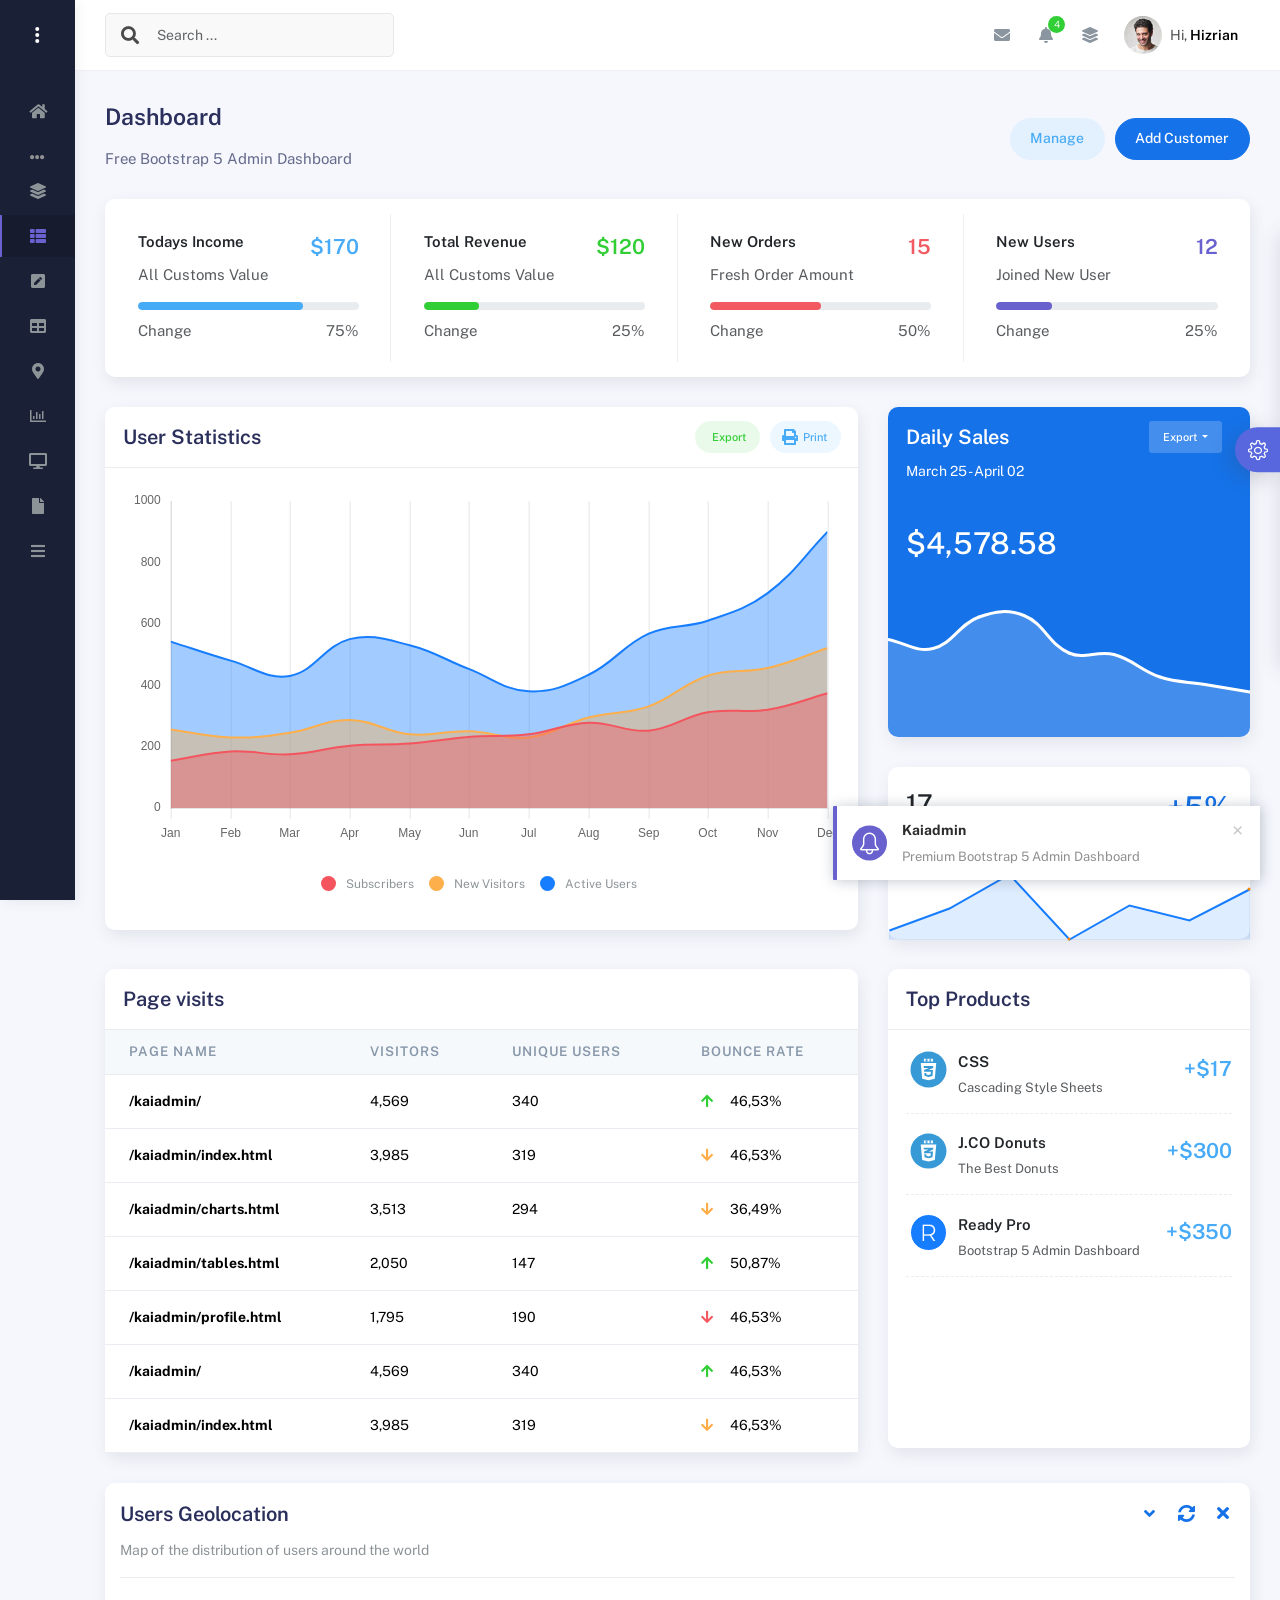
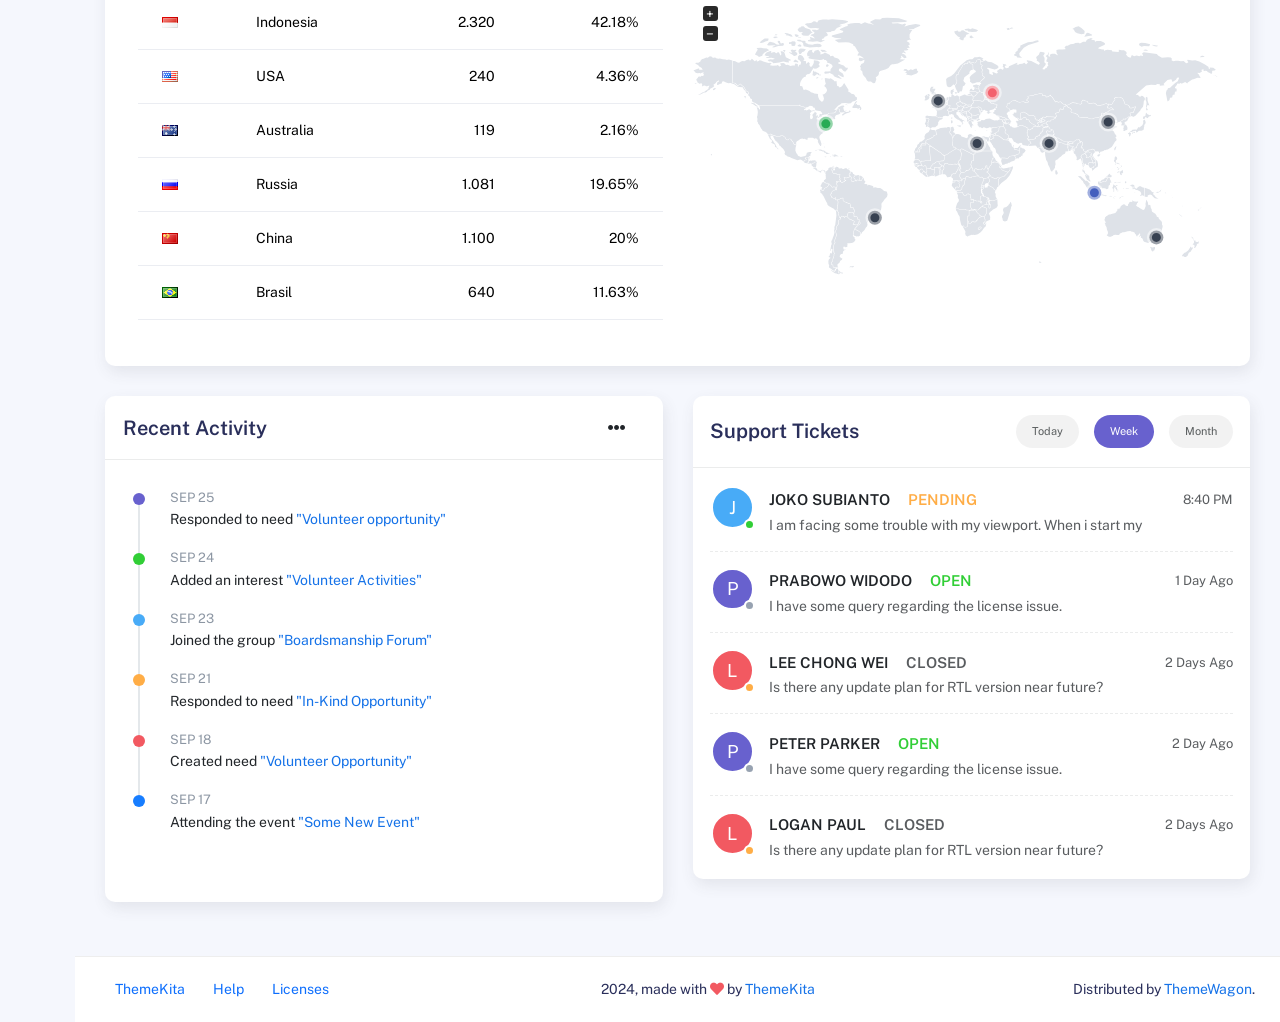
<file: public/template/icon-menu.html>
<!DOCTYPE html>
<html lang="en">
  <head>
    <meta http-equiv="X-UA-Compatible" content="IE=edge" />
    <title>Kaiadmin - Bootstrap 5 Admin Dashboard</title>
    <meta
      content="width=device-width, initial-scale=1.0, shrink-to-fit=no"
      name="viewport"
    />
    <link
      rel="icon"
      href="assets/img/kaiadmin/favicon.ico"
      type="image/x-icon"
    />

    <!-- Fonts and icons -->
    <script src="assets/js/plugin/webfont/webfont.min.js"></script>
    <script>
      WebFont.load({
        google: { families: ["Public Sans:300,400,500,600,700"] },
        custom: {
          families: [
            "Font Awesome 5 Solid",
            "Font Awesome 5 Regular",
            "Font Awesome 5 Brands",
            "simple-line-icons",
          ],
          urls: ["assets/css/fonts.min.css"],
        },
        active: function () {
          sessionStorage.fonts = true;
        },
      });
    </script>

    <!-- CSS Files -->
    <link rel="stylesheet" href="assets/css/bootstrap.min.css" />
    <link rel="stylesheet" href="assets/css/plugins.min.css" />
    <link rel="stylesheet" href="assets/css/kaiadmin.min.css" />

    <!-- CSS Just for demo purpose, don't include it in your project -->
    <link rel="stylesheet" href="assets/css/demo.css" />
  </head>
  <body>
    <div class="wrapper sidebar_minimize">
      <!-- Sidebar -->
      <div class="sidebar" data-background-color="dark">
        <div class="sidebar-logo">
          <!-- Logo Header -->
          <div class="logo-header" data-background-color="dark">
            <a href="index.html" class="logo">
              <img
                src="assets/img/kaiadmin/logo_light.svg"
                alt="navbar brand"
                class="navbar-brand"
                height="20"
              />
            </a>
            <div class="nav-toggle">
              <button class="btn btn-toggle toggle-sidebar">
                <i class="gg-menu-right"></i>
              </button>
              <button class="btn btn-toggle sidenav-toggler">
                <i class="gg-menu-left"></i>
              </button>
            </div>
            <button class="topbar-toggler more">
              <i class="gg-more-vertical-alt"></i>
            </button>
          </div>
          <!-- End Logo Header -->
        </div>
        <div class="sidebar-wrapper scrollbar scrollbar-inner">
          <div class="sidebar-content">
            <ul class="nav nav-secondary">
              <li class="nav-item">
                <a
                  data-bs-toggle="collapse"
                  href="#dashboard"
                  class="collapsed"
                  aria-expanded="false"
                >
                  <i class="fas fa-home"></i>
                  <p>Dashboard</p>
                  <span class="caret"></span>
                </a>
                <div class="collapse" id="dashboard">
                  <ul class="nav nav-collapse">
                    <li>
                      <a href="../demo1/index.html">
                        <span class="sub-item">Dashboard 1</span>
                      </a>
                    </li>
                  </ul>
                </div>
              </li>
              <li class="nav-section">
                <span class="sidebar-mini-icon">
                  <i class="fa fa-ellipsis-h"></i>
                </span>
                <h4 class="text-section">Components</h4>
              </li>
              <li class="nav-item">
                <a data-bs-toggle="collapse" href="#base">
                  <i class="fas fa-layer-group"></i>
                  <p>Base</p>
                  <span class="caret"></span>
                </a>
                <div class="collapse" id="base">
                  <ul class="nav nav-collapse">
                    <li>
                      <a href="components/avatars.html">
                        <span class="sub-item">Avatars</span>
                      </a>
                    </li>
                    <li>
                      <a href="components/buttons.html">
                        <span class="sub-item">Buttons</span>
                      </a>
                    </li>
                    <li>
                      <a href="components/gridsystem.html">
                        <span class="sub-item">Grid System</span>
                      </a>
                    </li>
                    <li>
                      <a href="components/panels.html">
                        <span class="sub-item">Panels</span>
                      </a>
                    </li>
                    <li>
                      <a href="components/notifications.html">
                        <span class="sub-item">Notifications</span>
                      </a>
                    </li>
                    <li>
                      <a href="components/sweetalert.html">
                        <span class="sub-item">Sweet Alert</span>
                      </a>
                    </li>
                    <li>
                      <a href="components/font-awesome-icons.html">
                        <span class="sub-item">Font Awesome Icons</span>
                      </a>
                    </li>
                    <li>
                      <a href="components/simple-line-icons.html">
                        <span class="sub-item">Simple Line Icons</span>
                      </a>
                    </li>
                    <li>
                      <a href="components/typography.html">
                        <span class="sub-item">Typography</span>
                      </a>
                    </li>
                  </ul>
                </div>
              </li>
              <li class="nav-item active submenu">
                <a data-bs-toggle="collapse" href="#sidebarLayouts">
                  <i class="fas fa-th-list"></i>
                  <p>Sidebar Layouts</p>
                  <span class="caret"></span>
                </a>
                <div class="collapse show" id="sidebarLayouts">
                  <ul class="nav nav-collapse">
                    <li>
                      <a href="sidebar-style-2.html">
                        <span class="sub-item">Sidebar Style 2</span>
                      </a>
                    </li>
                    <li class="active">
                      <a href="icon-menu.html">
                        <span class="sub-item">Icon Menu</span>
                      </a>
                    </li>
                  </ul>
                </div>
              </li>
              <li class="nav-item">
                <a data-bs-toggle="collapse" href="#forms">
                  <i class="fas fa-pen-square"></i>
                  <p>Forms</p>
                  <span class="caret"></span>
                </a>
                <div class="collapse" id="forms">
                  <ul class="nav nav-collapse">
                    <li>
                      <a href="forms/forms.html">
                        <span class="sub-item">Basic Form</span>
                      </a>
                    </li>
                  </ul>
                </div>
              </li>
              <li class="nav-item">
                <a data-bs-toggle="collapse" href="#tables">
                  <i class="fas fa-table"></i>
                  <p>Tables</p>
                  <span class="caret"></span>
                </a>
                <div class="collapse" id="tables">
                  <ul class="nav nav-collapse">
                    <li>
                      <a href="tables/tables.html">
                        <span class="sub-item">Basic Table</span>
                      </a>
                    </li>
                    <li>
                      <a href="tables/datatables.html">
                        <span class="sub-item">Datatables</span>
                      </a>
                    </li>
                  </ul>
                </div>
              </li>
              <li class="nav-item">
                <a data-bs-toggle="collapse" href="#maps">
                  <i class="fas fa-map-marker-alt"></i>
                  <p>Maps</p>
                  <span class="caret"></span>
                </a>
                <div class="collapse" id="maps">
                  <ul class="nav nav-collapse">
                    <li>
                      <a href="maps/googlemaps.html">
                        <span class="sub-item">Google Maps</span>
                      </a>
                    </li>
                    <li>
                      <a href="maps/jsvectormap.html">
                        <span class="sub-item">Jsvectormap</span>
                      </a>
                    </li>
                  </ul>
                </div>
              </li>
              <li class="nav-item">
                <a data-bs-toggle="collapse" href="#charts">
                  <i class="far fa-chart-bar"></i>
                  <p>Charts</p>
                  <span class="caret"></span>
                </a>
                <div class="collapse" id="charts">
                  <ul class="nav nav-collapse">
                    <li>
                      <a href="charts/charts.html">
                        <span class="sub-item">Chart Js</span>
                      </a>
                    </li>
                    <li>
                      <a href="charts/sparkline.html">
                        <span class="sub-item">Sparkline</span>
                      </a>
                    </li>
                  </ul>
                </div>
              </li>
              <li class="nav-item">
                <a href="widgets.html">
                  <i class="fas fa-desktop"></i>
                  <p>Widgets</p>
                  <span class="badge badge-success">4</span>
                </a>
              </li>
              <li class="nav-item">
                <a href="../../documentation/index.html">
                  <i class="fas fa-file"></i>
                  <p>Documentation</p>
                  <span class="badge badge-secondary">1</span>
                </a>
              </li>
              <li class="nav-item">
                <a data-bs-toggle="collapse" href="#submenu">
                  <i class="fas fa-bars"></i>
                  <p>Menu Levels</p>
                  <span class="caret"></span>
                </a>
                <div class="collapse" id="submenu">
                  <ul class="nav nav-collapse">
                    <li>
                      <a data-bs-toggle="collapse" href="#subnav1">
                        <span class="sub-item">Level 1</span>
                        <span class="caret"></span>
                      </a>
                      <div class="collapse" id="subnav1">
                        <ul class="nav nav-collapse subnav">
                          <li>
                            <a href="#">
                              <span class="sub-item">Level 2</span>
                            </a>
                          </li>
                          <li>
                            <a href="#">
                              <span class="sub-item">Level 2</span>
                            </a>
                          </li>
                        </ul>
                      </div>
                    </li>
                    <li>
                      <a data-bs-toggle="collapse" href="#subnav2">
                        <span class="sub-item">Level 1</span>
                        <span class="caret"></span>
                      </a>
                      <div class="collapse" id="subnav2">
                        <ul class="nav nav-collapse subnav">
                          <li>
                            <a href="#">
                              <span class="sub-item">Level 2</span>
                            </a>
                          </li>
                        </ul>
                      </div>
                    </li>
                    <li>
                      <a href="#">
                        <span class="sub-item">Level 1</span>
                      </a>
                    </li>
                  </ul>
                </div>
              </li>
            </ul>
          </div>
        </div>
      </div>
      <!-- End Sidebar -->

      <div class="main-panel">
        <div class="main-header">
          <div class="main-header-logo">
            <!-- Logo Header -->
            <div class="logo-header" data-background-color="dark">
              <a href="index.html" class="logo">
                <img
                  src="assets/img/kaiadmin/logo_light.svg"
                  alt="navbar brand"
                  class="navbar-brand"
                  height="20"
                />
              </a>
              <div class="nav-toggle">
                <button class="btn btn-toggle toggle-sidebar">
                  <i class="gg-menu-right"></i>
                </button>
                <button class="btn btn-toggle sidenav-toggler">
                  <i class="gg-menu-left"></i>
                </button>
              </div>
              <button class="topbar-toggler more">
                <i class="gg-more-vertical-alt"></i>
              </button>
            </div>
            <!-- End Logo Header -->
          </div>
          <!-- Navbar Header -->
          <nav
            class="navbar navbar-header navbar-header-transparent navbar-expand-lg border-bottom"
          >
            <div class="container-fluid">
              <nav
                class="navbar navbar-header-left navbar-expand-lg navbar-form nav-search p-0 d-none d-lg-flex"
              >
                <div class="input-group">
                  <div class="input-group-prepend">
                    <button type="submit" class="btn btn-search pe-1">
                      <i class="fa fa-search search-icon"></i>
                    </button>
                  </div>
                  <input
                    type="text"
                    placeholder="Search ..."
                    class="form-control"
                  />
                </div>
              </nav>

              <ul class="navbar-nav topbar-nav ms-md-auto align-items-center">
                <li
                  class="nav-item topbar-icon dropdown hidden-caret d-flex d-lg-none"
                >
                  <a
                    class="nav-link dropdown-toggle"
                    data-bs-toggle="dropdown"
                    href="#"
                    role="button"
                    aria-expanded="false"
                    aria-haspopup="true"
                  >
                    <i class="fa fa-search"></i>
                  </a>
                  <ul class="dropdown-menu dropdown-search animated fadeIn">
                    <form class="navbar-left navbar-form nav-search">
                      <div class="input-group">
                        <input
                          type="text"
                          placeholder="Search ..."
                          class="form-control"
                        />
                      </div>
                    </form>
                  </ul>
                </li>
                <li class="nav-item topbar-icon dropdown hidden-caret">
                  <a
                    class="nav-link dropdown-toggle"
                    href="#"
                    id="messageDropdown"
                    role="button"
                    data-bs-toggle="dropdown"
                    aria-haspopup="true"
                    aria-expanded="false"
                  >
                    <i class="fa fa-envelope"></i>
                  </a>
                  <ul
                    class="dropdown-menu messages-notif-box animated fadeIn"
                    aria-labelledby="messageDropdown"
                  >
                    <li>
                      <div
                        class="dropdown-title d-flex justify-content-between align-items-center"
                      >
                        Messages
                        <a href="#" class="small">Mark all as read</a>
                      </div>
                    </li>
                    <li>
                      <div class="message-notif-scroll scrollbar-outer">
                        <div class="notif-center">
                          <a href="#">
                            <div class="notif-img">
                              <img
                                src="assets/img/jm_denis.jpg"
                                alt="Img Profile"
                              />
                            </div>
                            <div class="notif-content">
                              <span class="subject">Jimmy Denis</span>
                              <span class="block"> How are you ? </span>
                              <span class="time">5 minutes ago</span>
                            </div>
                          </a>
                          <a href="#">
                            <div class="notif-img">
                              <img
                                src="assets/img/chadengle.jpg"
                                alt="Img Profile"
                              />
                            </div>
                            <div class="notif-content">
                              <span class="subject">Chad</span>
                              <span class="block"> Ok, Thanks ! </span>
                              <span class="time">12 minutes ago</span>
                            </div>
                          </a>
                          <a href="#">
                            <div class="notif-img">
                              <img
                                src="assets/img/mlane.jpg"
                                alt="Img Profile"
                              />
                            </div>
                            <div class="notif-content">
                              <span class="subject">Jhon Doe</span>
                              <span class="block">
                                Ready for the meeting today...
                              </span>
                              <span class="time">12 minutes ago</span>
                            </div>
                          </a>
                          <a href="#">
                            <div class="notif-img">
                              <img
                                src="assets/img/talha.jpg"
                                alt="Img Profile"
                              />
                            </div>
                            <div class="notif-content">
                              <span class="subject">Talha</span>
                              <span class="block"> Hi, Apa Kabar ? </span>
                              <span class="time">17 minutes ago</span>
                            </div>
                          </a>
                        </div>
                      </div>
                    </li>
                    <li>
                      <a class="see-all" href="javascript:void(0);"
                        >See all messages<i class="fa fa-angle-right"></i>
                      </a>
                    </li>
                  </ul>
                </li>
                <li class="nav-item topbar-icon dropdown hidden-caret">
                  <a
                    class="nav-link dropdown-toggle"
                    href="#"
                    id="notifDropdown"
                    role="button"
                    data-bs-toggle="dropdown"
                    aria-haspopup="true"
                    aria-expanded="false"
                  >
                    <i class="fa fa-bell"></i>
                    <span class="notification">4</span>
                  </a>
                  <ul
                    class="dropdown-menu notif-box animated fadeIn"
                    aria-labelledby="notifDropdown"
                  >
                    <li>
                      <div class="dropdown-title">
                        You have 4 new notification
                      </div>
                    </li>
                    <li>
                      <div class="notif-scroll scrollbar-outer">
                        <div class="notif-center">
                          <a href="#">
                            <div class="notif-icon notif-primary">
                              <i class="fa fa-user-plus"></i>
                            </div>
                            <div class="notif-content">
                              <span class="block"> New user registered </span>
                              <span class="time">5 minutes ago</span>
                            </div>
                          </a>
                          <a href="#">
                            <div class="notif-icon notif-success">
                              <i class="fa fa-comment"></i>
                            </div>
                            <div class="notif-content">
                              <span class="block">
                                Rahmad commented on Admin
                              </span>
                              <span class="time">12 minutes ago</span>
                            </div>
                          </a>
                          <a href="#">
                            <div class="notif-img">
                              <img
                                src="assets/img/profile2.jpg"
                                alt="Img Profile"
                              />
                            </div>
                            <div class="notif-content">
                              <span class="block">
                                Reza send messages to you
                              </span>
                              <span class="time">12 minutes ago</span>
                            </div>
                          </a>
                          <a href="#">
                            <div class="notif-icon notif-danger">
                              <i class="fa fa-heart"></i>
                            </div>
                            <div class="notif-content">
                              <span class="block"> Farrah liked Admin </span>
                              <span class="time">17 minutes ago</span>
                            </div>
                          </a>
                        </div>
                      </div>
                    </li>
                    <li>
                      <a class="see-all" href="javascript:void(0);"
                        >See all notifications<i class="fa fa-angle-right"></i>
                      </a>
                    </li>
                  </ul>
                </li>
                <li class="nav-item topbar-icon dropdown hidden-caret">
                  <a
                    class="nav-link"
                    data-bs-toggle="dropdown"
                    href="#"
                    aria-expanded="false"
                  >
                    <i class="fas fa-layer-group"></i>
                  </a>
                  <div class="dropdown-menu quick-actions animated fadeIn">
                    <div class="quick-actions-header">
                      <span class="title mb-1">Quick Actions</span>
                      <span class="subtitle op-7">Shortcuts</span>
                    </div>
                    <div class="quick-actions-scroll scrollbar-outer">
                      <div class="quick-actions-items">
                        <div class="row m-0">
                          <a class="col-6 col-md-4 p-0" href="#">
                            <div class="quick-actions-item">
                              <div class="avatar-item bg-danger rounded-circle">
                                <i class="far fa-calendar-alt"></i>
                              </div>
                              <span class="text">Calendar</span>
                            </div>
                          </a>
                          <a class="col-6 col-md-4 p-0" href="#">
                            <div class="quick-actions-item">
                              <div
                                class="avatar-item bg-warning rounded-circle"
                              >
                                <i class="fas fa-map"></i>
                              </div>
                              <span class="text">Maps</span>
                            </div>
                          </a>
                          <a class="col-6 col-md-4 p-0" href="#">
                            <div class="quick-actions-item">
                              <div class="avatar-item bg-info rounded-circle">
                                <i class="fas fa-file-excel"></i>
                              </div>
                              <span class="text">Reports</span>
                            </div>
                          </a>
                          <a class="col-6 col-md-4 p-0" href="#">
                            <div class="quick-actions-item">
                              <div
                                class="avatar-item bg-success rounded-circle"
                              >
                                <i class="fas fa-envelope"></i>
                              </div>
                              <span class="text">Emails</span>
                            </div>
                          </a>
                          <a class="col-6 col-md-4 p-0" href="#">
                            <div class="quick-actions-item">
                              <div
                                class="avatar-item bg-primary rounded-circle"
                              >
                                <i class="fas fa-file-invoice-dollar"></i>
                              </div>
                              <span class="text">Invoice</span>
                            </div>
                          </a>
                          <a class="col-6 col-md-4 p-0" href="#">
                            <div class="quick-actions-item">
                              <div
                                class="avatar-item bg-secondary rounded-circle"
                              >
                                <i class="fas fa-credit-card"></i>
                              </div>
                              <span class="text">Payments</span>
                            </div>
                          </a>
                        </div>
                      </div>
                    </div>
                  </div>
                </li>

                <li class="nav-item topbar-user dropdown hidden-caret">
                  <a
                    class="dropdown-toggle profile-pic"
                    data-bs-toggle="dropdown"
                    href="#"
                    aria-expanded="false"
                  >
                    <div class="avatar-sm">
                      <img
                        src="assets/img/profile.jpg"
                        alt="..."
                        class="avatar-img rounded-circle"
                      />
                    </div>
                    <span class="profile-username">
                      <span class="op-7">Hi,</span>
                      <span class="fw-bold">Hizrian</span>
                    </span>
                  </a>
                  <ul class="dropdown-menu dropdown-user animated fadeIn">
                    <div class="dropdown-user-scroll scrollbar-outer">
                      <li>
                        <div class="user-box">
                          <div class="avatar-lg">
                            <img
                              src="assets/img/profile.jpg"
                              alt="image profile"
                              class="avatar-img rounded"
                            />
                          </div>
                          <div class="u-text">
                            <h4>Hizrian</h4>
                            <p class="text-muted">hello@example.com</p>
                            <a
                              href="profile.html"
                              class="btn btn-xs btn-secondary btn-sm"
                              >View Profile</a
                            >
                          </div>
                        </div>
                      </li>
                      <li>
                        <div class="dropdown-divider"></div>
                        <a class="dropdown-item" href="#">My Profile</a>
                        <a class="dropdown-item" href="#">My Balance</a>
                        <a class="dropdown-item" href="#">Inbox</a>
                        <div class="dropdown-divider"></div>
                        <a class="dropdown-item" href="#">Account Setting</a>
                        <div class="dropdown-divider"></div>
                        <a class="dropdown-item" href="#">Logout</a>
                      </li>
                    </div>
                  </ul>
                </li>
              </ul>
            </div>
          </nav>
          <!-- End Navbar -->
        </div>

        <div class="container">
          <div class="page-inner">
            <div
              class="d-flex align-items-left align-items-md-center flex-column flex-md-row pt-2 pb-4"
            >
              <div>
                <h3 class="fw-bold mb-3">Dashboard</h3>
                <h6 class="op-7 mb-2">Free Bootstrap 5 Admin Dashboard</h6>
              </div>
              <div class="ms-md-auto py-2 py-md-0">
                <a href="#" class="btn btn-label-info btn-round me-2">Manage</a>
                <a href="#" class="btn btn-primary btn-round">Add Customer</a>
              </div>
            </div>
            <div class="row row-card-no-pd">
              <div class="col-12 col-sm-6 col-md-6 col-xl-3">
                <div class="card">
                  <div class="card-body">
                    <div class="d-flex justify-content-between">
                      <div>
                        <h6><b>Todays Income</b></h6>
                        <p class="text-muted">All Customs Value</p>
                      </div>
                      <h4 class="text-info fw-bold">$170</h4>
                    </div>
                    <div class="progress progress-sm">
                      <div
                        class="progress-bar bg-info w-75"
                        role="progressbar"
                        aria-valuenow="75"
                        aria-valuemin="0"
                        aria-valuemax="100"
                      ></div>
                    </div>
                    <div class="d-flex justify-content-between mt-2">
                      <p class="text-muted mb-0">Change</p>
                      <p class="text-muted mb-0">75%</p>
                    </div>
                  </div>
                </div>
              </div>
              <div class="col-12 col-sm-6 col-md-6 col-xl-3">
                <div class="card">
                  <div class="card-body">
                    <div class="d-flex justify-content-between">
                      <div>
                        <h6><b>Total Revenue</b></h6>
                        <p class="text-muted">All Customs Value</p>
                      </div>
                      <h4 class="text-success fw-bold">$120</h4>
                    </div>
                    <div class="progress progress-sm">
                      <div
                        class="progress-bar bg-success w-25"
                        role="progressbar"
                        aria-valuenow="25"
                        aria-valuemin="0"
                        aria-valuemax="100"
                      ></div>
                    </div>
                    <div class="d-flex justify-content-between mt-2">
                      <p class="text-muted mb-0">Change</p>
                      <p class="text-muted mb-0">25%</p>
                    </div>
                  </div>
                </div>
              </div>
              <div class="col-12 col-sm-6 col-md-6 col-xl-3">
                <div class="card">
                  <div class="card-body">
                    <div class="d-flex justify-content-between">
                      <div>
                        <h6><b>New Orders</b></h6>
                        <p class="text-muted">Fresh Order Amount</p>
                      </div>
                      <h4 class="text-danger fw-bold">15</h4>
                    </div>
                    <div class="progress progress-sm">
                      <div
                        class="progress-bar bg-danger w-50"
                        role="progressbar"
                        aria-valuenow="50"
                        aria-valuemin="0"
                        aria-valuemax="100"
                      ></div>
                    </div>
                    <div class="d-flex justify-content-between mt-2">
                      <p class="text-muted mb-0">Change</p>
                      <p class="text-muted mb-0">50%</p>
                    </div>
                  </div>
                </div>
              </div>
              <div class="col-12 col-sm-6 col-md-6 col-xl-3">
                <div class="card">
                  <div class="card-body">
                    <div class="d-flex justify-content-between">
                      <div>
                        <h6><b>New Users</b></h6>
                        <p class="text-muted">Joined New User</p>
                      </div>
                      <h4 class="text-secondary fw-bold">12</h4>
                    </div>
                    <div class="progress progress-sm">
                      <div
                        class="progress-bar bg-secondary w-25"
                        role="progressbar"
                        aria-valuenow="25"
                        aria-valuemin="0"
                        aria-valuemax="100"
                      ></div>
                    </div>
                    <div class="d-flex justify-content-between mt-2">
                      <p class="text-muted mb-0">Change</p>
                      <p class="text-muted mb-0">25%</p>
                    </div>
                  </div>
                </div>
              </div>
            </div>
            <div class="row">
              <div class="col-md-8">
                <div class="card">
                  <div class="card-header">
                    <div class="card-head-row">
                      <div class="card-title">User Statistics</div>
                      <div class="card-tools">
                        <a
                          href="#"
                          class="btn btn-label-success btn-round btn-sm me-2"
                        >
                          <span class="btn-label">
                            <i class="fa fa-pencil"></i>
                          </span>
                          Export
                        </a>
                        <a href="#" class="btn btn-label-info btn-round btn-sm">
                          <span class="btn-label">
                            <i class="fa fa-print"></i>
                          </span>
                          Print
                        </a>
                      </div>
                    </div>
                  </div>
                  <div class="card-body">
                    <div class="chart-container" style="min-height: 375px">
                      <canvas id="statisticsChart"></canvas>
                    </div>
                    <div id="myChartLegend"></div>
                  </div>
                </div>
              </div>
              <div class="col-md-4">
                <div class="card card-primary">
                  <div class="card-header">
                    <div class="card-head-row">
                      <div class="card-title">Daily Sales</div>
                      <div class="card-tools">
                        <div class="dropdown">
                          <button
                            class="btn btn-sm btn-label-light dropdown-toggle"
                            type="button"
                            id="dropdownMenuButton"
                            data-bs-toggle="dropdown"
                            aria-haspopup="true"
                            aria-expanded="false"
                          >
                            Export
                          </button>
                          <div
                            class="dropdown-menu"
                            aria-labelledby="dropdownMenuButton"
                          >
                            <a class="dropdown-item" href="#">Action</a>
                            <a class="dropdown-item" href="#">Another action</a>
                            <a class="dropdown-item" href="#"
                              >Something else here</a
                            >
                          </div>
                        </div>
                      </div>
                    </div>
                    <div class="card-category">March 25 - April 02</div>
                  </div>
                  <div class="card-body pb-0">
                    <div class="mb-4 mt-2">
                      <h1>$4,578.58</h1>
                    </div>
                    <div class="pull-in">
                      <canvas id="dailySalesChart"></canvas>
                    </div>
                  </div>
                </div>
                <div class="card">
                  <div class="card-body pb-0">
                    <div class="h1 fw-bold float-end text-primary">+5%</div>
                    <h2 class="mb-2">17</h2>
                    <p class="text-muted">Users online</p>
                    <div class="pull-in sparkline-fix">
                      <div id="lineChart"></div>
                    </div>
                  </div>
                </div>
              </div>
            </div>
            <!-- <div class="row">
						<div class="col-md-4">
							<div class="card">
								<div class="card-body pb-0">
									<div class="h1 fw-bold float-end text-primary">+5%</div>
									<h2 class="mb-2">17</h2>
									<p class="text-muted">Users online</p>
									<div class="pull-in sparkline-fix">
										<div id="lineChart"></div>
									</div>
								</div>
							</div>
						</div>
						<div class="col-md-4">
							<div class="card">
								<div class="card-body pb-0">
									<div class="h1 fw-bold float-end text-danger">-3%</div>
									<h2 class="mb-2">27</h2>
									<p class="text-muted">New Users</p>
									<div class="pull-in sparkline-fix">
										<div id="lineChart2"></div>
									</div>
								</div>
							</div>
						</div>
						<div class="col-md-4">
							<div class="card">
								<div class="card-body pb-0">
									<div class="h1 fw-bold float-end text-warning">+7%</div>
									<h2 class="mb-2">213</h2>
									<p class="text-muted">Transactions</p>
									<div class="pull-in sparkline-fix">
										<div id="lineChart3"></div>
									</div>
								</div>
							</div>
						</div>
					</div> -->
            <!-- <div class="row">
						<div class="col-md-4">
							<div class="card">
								<div class="card-header">
									<div class="card-title">Top Products</div>
								</div>
								<div class="card-body pb-0">
									<div class="d-flex">
										<div class="avatar">
											<img src="assets/img/logoproduct.svg" alt="..." class="avatar-img rounded-circle">
										</div>
										<div class="flex-1 pt-1 ms-2">
											<h6 class="fw-bold mb-1">CSS</h6>
											<small class="text-muted">Cascading Style Sheets</small>
										</div>
										<div class="d-flex ms-auto align-items-center">
											<h4 class="text-info fw-bold">+$17</h4>
										</div>
									</div>
									<div class="separator-dashed"></div>
									<div class="d-flex">
										<div class="avatar">
											<img src="assets/img/logoproduct.svg" alt="..." class="avatar-img rounded-circle">
										</div>
										<div class="flex-1 pt-1 ms-2">
											<h6 class="fw-bold mb-1">J.CO Donuts</h6>
											<small class="text-muted">The Best Donuts</small>
										</div>
										<div class="d-flex ms-auto align-items-center">
											<h4 class="text-info fw-bold">+$300</h4>
										</div>
									</div>
									<div class="separator-dashed"></div>
									<div class="d-flex">
										<div class="avatar">
											<img src="assets/img/logoproduct3.svg" alt="..." class="avatar-img rounded-circle">
										</div>
										<div class="flex-1 pt-1 ms-2">
											<h6 class="fw-bold mb-1">Ready Pro</h6>
											<small class="text-muted">Bootstrap 5 Admin Dashboard</small>
										</div>
										<div class="d-flex ms-auto align-items-center">
											<h4 class="text-info fw-bold">+$350</h4>
										</div>
									</div>
									<div class="separator-dashed"></div>
									<div class="pull-in">
										<canvas id="topProductsChart"></canvas>
									</div>
								</div>
							</div>
						</div>
						<div class="col-md-4">
							<div class="card">
								<div class="card-body">
									<div class="card-title fw-mediumbold">Suggested People</div>
									<div class="card-list">
										<div class="item-list">
											<div class="avatar">
												<img src="assets/img/jm_denis.jpg" alt="..." class="avatar-img rounded-circle">
											</div>
											<div class="info-user ms-3">
												<div class="username">Jimmy Denis</div>
												<div class="status">Graphic Designer</div>
											</div>
											<button class="btn btn-icon btn-primary btn-round btn-xs">
												<i class="fa fa-plus"></i>
											</button>
										</div>
										<div class="item-list">
											<div class="avatar">
												<img src="assets/img/chadengle.jpg" alt="..." class="avatar-img rounded-circle">
											</div>
											<div class="info-user ms-3">
												<div class="username">Chad</div>
												<div class="status">CEO Zeleaf</div>
											</div>
											<button class="btn btn-icon btn-primary btn-round btn-xs">
												<i class="fa fa-plus"></i>
											</button>
										</div>
										<div class="item-list">
											<div class="avatar">
												<img src="assets/img/talha.jpg" alt="..." class="avatar-img rounded-circle">
											</div>
											<div class="info-user ms-3">
												<div class="username">Talha</div>
												<div class="status">Front End Designer</div>
											</div>
											<button class="btn btn-icon btn-primary btn-round btn-xs">
												<i class="fa fa-plus"></i>
											</button>
										</div>
										<div class="item-list">
											<div class="avatar">
												<img src="assets/img/mlane.jpg" alt="..." class="avatar-img rounded-circle">
											</div>
											<div class="info-user ms-3">
												<div class="username">John Doe</div>
												<div class="status">Back End Developer</div>
											</div>
											<button class="btn btn-icon btn-primary btn-round btn-xs">
												<i class="fa fa-plus"></i>
											</button>
										</div>
										<div class="item-list">
											<div class="avatar">
												<img src="assets/img/talha.jpg" alt="..." class="avatar-img rounded-circle">
											</div>
											<div class="info-user ms-3">
												<div class="username">Talha</div>
												<div class="status">Front End Designer</div>
											</div>
											<button class="btn btn-icon btn-primary btn-round btn-xs">
												<i class="fa fa-plus"></i>
											</button>
										</div>
										<div class="item-list">
											<div class="avatar">
												<img src="assets/img/jm_denis.jpg" alt="..." class="avatar-img rounded-circle">
											</div>
											<div class="info-user ms-3">
												<div class="username">Jimmy Denis</div>
												<div class="status">Graphic Designer</div>
											</div>
											<button class="btn btn-icon btn-primary btn-round btn-xs">
												<i class="fa fa-plus"></i>
											</button>
										</div>
									</div>
								</div>
							</div>
						</div>
						<div class="col-md-4">
							<div class="card card-primary bg-primary-gradient">
								<div class="card-body">
									<h5 class="mt-3 b-b1 pb-2 mb-4 fw-bold">Active user right now</h5>
									<h1 class="mb-4 fw-bold">17</h1>
									<h5 class="mt-3 b-b1 pb-2 mb-5 fw-bold">Page view per minutes</h5>
									<div id="activeUsersChart"></div>
									<h5 class="mt-5 pb-3 mb-0 fw-bold">Top active pages</h5>
									<ul class="list-unstyled">
										<li class="d-flex justify-content-between pb-1 pt-1"><small>/product/readypro/index.html</small> <span>7</span></li>
										<li class="d-flex justify-content-between pb-1 pt-1"><small>/product/kaiadmin/demo.html</small> <span>10</span></li>
									</ul>
								</div>
							</div>
						</div>
					</div> -->
            <div class="row">
              <div class="col-md-8">
                <div class="card">
                  <div class="card-header">
                    <div class="card-title">Page visits</div>
                  </div>
                  <div class="card-body p-0">
                    <div class="table-responsive">
                      <!-- Projects table -->
                      <table class="table align-items-center mb-0">
                        <thead class="thead-light">
                          <tr>
                            <th scope="col">Page name</th>
                            <th scope="col">Visitors</th>
                            <th scope="col">Unique users</th>
                            <th scope="col">Bounce rate</th>
                          </tr>
                        </thead>
                        <tbody>
                          <tr>
                            <th scope="row">/kaiadmin/</th>
                            <td>4,569</td>
                            <td>340</td>
                            <td>
                              <i class="fas fa-arrow-up text-success me-3"></i>
                              46,53%
                            </td>
                          </tr>
                          <tr>
                            <th scope="row">/kaiadmin/index.html</th>
                            <td>3,985</td>
                            <td>319</td>
                            <td>
                              <i
                                class="fas fa-arrow-down text-warning me-3"
                              ></i>
                              46,53%
                            </td>
                          </tr>
                          <tr>
                            <th scope="row">/kaiadmin/charts.html</th>
                            <td>3,513</td>
                            <td>294</td>
                            <td>
                              <i
                                class="fas fa-arrow-down text-warning me-3"
                              ></i>
                              36,49%
                            </td>
                          </tr>
                          <tr>
                            <th scope="row">/kaiadmin/tables.html</th>
                            <td>2,050</td>
                            <td>147</td>
                            <td>
                              <i class="fas fa-arrow-up text-success me-3"></i>
                              50,87%
                            </td>
                          </tr>
                          <tr>
                            <th scope="row">/kaiadmin/profile.html</th>
                            <td>1,795</td>
                            <td>190</td>
                            <td>
                              <i class="fas fa-arrow-down text-danger me-3"></i>
                              46,53%
                            </td>
                          </tr>
                          <tr>
                            <th scope="row">/kaiadmin/</th>
                            <td>4,569</td>
                            <td>340</td>
                            <td>
                              <i class="fas fa-arrow-up text-success me-3"></i>
                              46,53%
                            </td>
                          </tr>
                          <tr>
                            <th scope="row">/kaiadmin/index.html</th>
                            <td>3,985</td>
                            <td>319</td>
                            <td>
                              <i
                                class="fas fa-arrow-down text-warning me-3"
                              ></i>
                              46,53%
                            </td>
                          </tr>
                        </tbody>
                      </table>
                    </div>
                  </div>
                </div>
              </div>
              <div class="col-md-4">
                <div class="card">
                  <div class="card-header">
                    <div class="card-title">Top Products</div>
                  </div>
                  <div class="card-body pb-0">
                    <div class="d-flex">
                      <div class="avatar">
                        <img
                          src="assets/img/logoproduct.svg"
                          alt="..."
                          class="avatar-img rounded-circle"
                        />
                      </div>
                      <div class="flex-1 pt-1 ms-2">
                        <h6 class="fw-bold mb-1">CSS</h6>
                        <small class="text-muted">Cascading Style Sheets</small>
                      </div>
                      <div class="d-flex ms-auto align-items-center">
                        <h4 class="text-info fw-bold">+$17</h4>
                      </div>
                    </div>
                    <div class="separator-dashed"></div>
                    <div class="d-flex">
                      <div class="avatar">
                        <img
                          src="assets/img/logoproduct.svg"
                          alt="..."
                          class="avatar-img rounded-circle"
                        />
                      </div>
                      <div class="flex-1 pt-1 ms-2">
                        <h6 class="fw-bold mb-1">J.CO Donuts</h6>
                        <small class="text-muted">The Best Donuts</small>
                      </div>
                      <div class="d-flex ms-auto align-items-center">
                        <h4 class="text-info fw-bold">+$300</h4>
                      </div>
                    </div>
                    <div class="separator-dashed"></div>
                    <div class="d-flex">
                      <div class="avatar">
                        <img
                          src="assets/img/logoproduct3.svg"
                          alt="..."
                          class="avatar-img rounded-circle"
                        />
                      </div>
                      <div class="flex-1 pt-1 ms-2">
                        <h6 class="fw-bold mb-1">Ready Pro</h6>
                        <small class="text-muted"
                          >Bootstrap 5 Admin Dashboard</small
                        >
                      </div>
                      <div class="d-flex ms-auto align-items-center">
                        <h4 class="text-info fw-bold">+$350</h4>
                      </div>
                    </div>
                    <div class="separator-dashed"></div>
                    <div class="pull-in">
                      <canvas id="topProductsChart"></canvas>
                    </div>
                  </div>
                </div>
              </div>
            </div>
            <div class="row row-card-no-pd">
              <div class="col-md-12">
                <div class="card">
                  <div class="card-header">
                    <div class="card-head-row card-tools-still-right">
                      <h4 class="card-title">Users Geolocation</h4>
                      <div class="card-tools">
                        <button
                          class="btn btn-icon btn-link btn-primary btn-xs"
                        >
                          <span class="fa fa-angle-down"></span>
                        </button>
                        <button
                          class="btn btn-icon btn-link btn-primary btn-xs btn-refresh-card"
                        >
                          <span class="fa fa-sync-alt"></span>
                        </button>
                        <button
                          class="btn btn-icon btn-link btn-primary btn-xs"
                        >
                          <span class="fa fa-times"></span>
                        </button>
                      </div>
                    </div>
                    <p class="card-category">
                      Map of the distribution of users around the world
                    </p>
                  </div>
                  <div class="card-body">
                    <div class="row">
                      <div class="col-md-6">
                        <div class="table-responsive table-hover table-sales">
                          <table class="table">
                            <tbody>
                              <tr>
                                <td>
                                  <div class="flag">
                                    <img
                                      src="assets/img/flags/id.png"
                                      alt="indonesia"
                                    />
                                  </div>
                                </td>
                                <td>Indonesia</td>
                                <td class="text-end">2.320</td>
                                <td class="text-end">42.18%</td>
                              </tr>
                              <tr>
                                <td>
                                  <div class="flag">
                                    <img
                                      src="assets/img/flags/us.png"
                                      alt="united states"
                                    />
                                  </div>
                                </td>
                                <td>USA</td>
                                <td class="text-end">240</td>
                                <td class="text-end">4.36%</td>
                              </tr>
                              <tr>
                                <td>
                                  <div class="flag">
                                    <img
                                      src="assets/img/flags/au.png"
                                      alt="australia"
                                    />
                                  </div>
                                </td>
                                <td>Australia</td>
                                <td class="text-end">119</td>
                                <td class="text-end">2.16%</td>
                              </tr>
                              <tr>
                                <td>
                                  <div class="flag">
                                    <img
                                      src="assets/img/flags/ru.png"
                                      alt="russia"
                                    />
                                  </div>
                                </td>
                                <td>Russia</td>
                                <td class="text-end">1.081</td>
                                <td class="text-end">19.65%</td>
                              </tr>
                              <tr>
                                <td>
                                  <div class="flag">
                                    <img
                                      src="assets/img/flags/cn.png"
                                      alt="china"
                                    />
                                  </div>
                                </td>
                                <td>China</td>
                                <td class="text-end">1.100</td>
                                <td class="text-end">20%</td>
                              </tr>
                              <tr>
                                <td>
                                  <div class="flag">
                                    <img
                                      src="assets/img/flags/br.png"
                                      alt="brazil"
                                    />
                                  </div>
                                </td>
                                <td>Brasil</td>
                                <td class="text-end">640</td>
                                <td class="text-end">11.63%</td>
                              </tr>
                            </tbody>
                          </table>
                        </div>
                      </div>
                      <div class="col-md-6">
                        <div class="mapcontainer">
                          <div
                            id="world-map"
                            class="w-100"
                            style="height: 300px"
                          ></div>
                        </div>
                      </div>
                    </div>
                  </div>
                </div>
              </div>
            </div>
            <div class="row">
              <div class="col-md-6">
                <div class="card">
                  <div class="card-header">
                    <div class="card-head-row card-tools-still-right">
                      <div class="card-title">Recent Activity</div>
                      <div class="card-tools">
                        <div class="dropdown">
                          <button
                            class="btn btn-icon btn-clean"
                            type="button"
                            id="dropdownMenuButton"
                            data-bs-toggle="dropdown"
                            aria-haspopup="true"
                            aria-expanded="false"
                          >
                            <i class="fas fa-ellipsis-h"></i>
                          </button>
                          <div
                            class="dropdown-menu"
                            aria-labelledby="dropdownMenuButton"
                          >
                            <a class="dropdown-item" href="#">Action</a>
                            <a class="dropdown-item" href="#">Another action</a>
                            <a class="dropdown-item" href="#"
                              >Something else here</a
                            >
                          </div>
                        </div>
                      </div>
                    </div>
                  </div>
                  <div class="card-body">
                    <ol class="activity-feed">
                      <li class="feed-item feed-item-secondary">
                        <time class="date" datetime="9-25">Sep 25</time>
                        <span class="text"
                          >Responded to need
                          <a href="#">"Volunteer opportunity"</a></span
                        >
                      </li>
                      <li class="feed-item feed-item-success">
                        <time class="date" datetime="9-24">Sep 24</time>
                        <span class="text"
                          >Added an interest
                          <a href="#">"Volunteer Activities"</a></span
                        >
                      </li>
                      <li class="feed-item feed-item-info">
                        <time class="date" datetime="9-23">Sep 23</time>
                        <span class="text"
                          >Joined the group
                          <a href="single-group.php"
                            >"Boardsmanship Forum"</a
                          ></span
                        >
                      </li>
                      <li class="feed-item feed-item-warning">
                        <time class="date" datetime="9-21">Sep 21</time>
                        <span class="text"
                          >Responded to need
                          <a href="#">"In-Kind Opportunity"</a></span
                        >
                      </li>
                      <li class="feed-item feed-item-danger">
                        <time class="date" datetime="9-18">Sep 18</time>
                        <span class="text"
                          >Created need
                          <a href="#">"Volunteer Opportunity"</a></span
                        >
                      </li>
                      <li class="feed-item">
                        <time class="date" datetime="9-17">Sep 17</time>
                        <span class="text"
                          >Attending the event
                          <a href="single-event.php">"Some New Event"</a></span
                        >
                      </li>
                    </ol>
                  </div>
                </div>
              </div>
              <div class="col-md-6">
                <div class="card">
                  <div class="card-header">
                    <div class="card-head-row">
                      <div class="card-title">Support Tickets</div>
                      <div class="card-tools">
                        <ul
                          class="nav nav-pills nav-secondary nav-pills-no-bd nav-sm"
                          id="pills-tab"
                          role="tablist"
                        >
                          <li class="nav-item">
                            <a
                              class="nav-link"
                              id="pills-today"
                              data-bs-toggle="pill"
                              href="#pills-today"
                              role="tab"
                              aria-selected="true"
                              >Today</a
                            >
                          </li>
                          <li class="nav-item">
                            <a
                              class="nav-link active"
                              id="pills-week"
                              data-bs-toggle="pill"
                              href="#pills-week"
                              role="tab"
                              aria-selected="false"
                              >Week</a
                            >
                          </li>
                          <li class="nav-item">
                            <a
                              class="nav-link"
                              id="pills-month"
                              data-bs-toggle="pill"
                              href="#pills-month"
                              role="tab"
                              aria-selected="false"
                              >Month</a
                            >
                          </li>
                        </ul>
                      </div>
                    </div>
                  </div>
                  <div class="card-body">
                    <div class="d-flex">
                      <div class="avatar avatar-online">
                        <span
                          class="avatar-title rounded-circle border border-white bg-info"
                          >J</span
                        >
                      </div>
                      <div class="flex-1 ms-3 pt-1">
                        <h6 class="text-uppercase fw-bold mb-1">
                          Joko Subianto
                          <span class="text-warning ps-3">pending</span>
                        </h6>
                        <span class="text-muted"
                          >I am facing some trouble with my viewport. When i
                          start my</span
                        >
                      </div>
                      <div class="float-end pt-1">
                        <small class="text-muted">8:40 PM</small>
                      </div>
                    </div>
                    <div class="separator-dashed"></div>
                    <div class="d-flex">
                      <div class="avatar avatar-offline">
                        <span
                          class="avatar-title rounded-circle border border-white bg-secondary"
                          >P</span
                        >
                      </div>
                      <div class="flex-1 ms-3 pt-1">
                        <h6 class="text-uppercase fw-bold mb-1">
                          Prabowo Widodo
                          <span class="text-success ps-3">open</span>
                        </h6>
                        <span class="text-muted"
                          >I have some query regarding the license issue.</span
                        >
                      </div>
                      <div class="float-end pt-1">
                        <small class="text-muted">1 Day Ago</small>
                      </div>
                    </div>
                    <div class="separator-dashed"></div>
                    <div class="d-flex">
                      <div class="avatar avatar-away">
                        <span
                          class="avatar-title rounded-circle border border-white bg-danger"
                          >L</span
                        >
                      </div>
                      <div class="flex-1 ms-3 pt-1">
                        <h6 class="text-uppercase fw-bold mb-1">
                          Lee Chong Wei
                          <span class="text-muted ps-3">closed</span>
                        </h6>
                        <span class="text-muted"
                          >Is there any update plan for RTL version near
                          future?</span
                        >
                      </div>
                      <div class="float-end pt-1">
                        <small class="text-muted">2 Days Ago</small>
                      </div>
                    </div>
                    <div class="separator-dashed"></div>
                    <div class="d-flex">
                      <div class="avatar avatar-offline">
                        <span
                          class="avatar-title rounded-circle border border-white bg-secondary"
                          >P</span
                        >
                      </div>
                      <div class="flex-1 ms-3 pt-1">
                        <h6 class="text-uppercase fw-bold mb-1">
                          Peter Parker
                          <span class="text-success ps-3">open</span>
                        </h6>
                        <span class="text-muted"
                          >I have some query regarding the license issue.</span
                        >
                      </div>
                      <div class="float-end pt-1">
                        <small class="text-muted">2 Day Ago</small>
                      </div>
                    </div>
                    <div class="separator-dashed"></div>
                    <div class="d-flex">
                      <div class="avatar avatar-away">
                        <span
                          class="avatar-title rounded-circle border border-white bg-danger"
                          >L</span
                        >
                      </div>
                      <div class="flex-1 ms-3 pt-1">
                        <h6 class="text-uppercase fw-bold mb-1">
                          Logan Paul <span class="text-muted ps-3">closed</span>
                        </h6>
                        <span class="text-muted"
                          >Is there any update plan for RTL version near
                          future?</span
                        >
                      </div>
                      <div class="float-end pt-1">
                        <small class="text-muted">2 Days Ago</small>
                      </div>
                    </div>
                  </div>
                </div>
              </div>
            </div>
          </div>
        </div>

        <footer class="footer">
          <div class="container-fluid d-flex justify-content-between">
            <nav class="pull-left">
              <ul class="nav">
                <li class="nav-item">
                  <a class="nav-link" href="http://www.themekita.com">
                    ThemeKita
                  </a>
                </li>
                <li class="nav-item">
                  <a class="nav-link" href="#"> Help </a>
                </li>
                <li class="nav-item">
                  <a class="nav-link" href="#"> Licenses </a>
                </li>
              </ul>
            </nav>
            <div class="copyright">
              2024, made with <i class="fa fa-heart heart text-danger"></i> by
              <a href="http://www.themekita.com">ThemeKita</a>
            </div>
            <div>
              Distributed by
              <a target="_blank" href="https://themewagon.com/">ThemeWagon</a>.
            </div>
          </div>
        </footer>
      </div>

      <!-- Custom template | don't include it in your project! -->
      <div class="custom-template">
        <div class="title">Settings</div>
        <div class="custom-content">
          <div class="switcher">
            <div class="switch-block">
              <h4>Logo Header</h4>
              <div class="btnSwitch">
                <button
                  type="button"
                  class="selected changeLogoHeaderColor"
                  data-color="dark"
                ></button>
                <button
                  type="button"
                  class="changeLogoHeaderColor"
                  data-color="blue"
                ></button>
                <button
                  type="button"
                  class="changeLogoHeaderColor"
                  data-color="purple"
                ></button>
                <button
                  type="button"
                  class="changeLogoHeaderColor"
                  data-color="light-blue"
                ></button>
                <button
                  type="button"
                  class="changeLogoHeaderColor"
                  data-color="green"
                ></button>
                <button
                  type="button"
                  class="changeLogoHeaderColor"
                  data-color="orange"
                ></button>
                <button
                  type="button"
                  class="changeLogoHeaderColor"
                  data-color="red"
                ></button>
                <button
                  type="button"
                  class="changeLogoHeaderColor"
                  data-color="white"
                ></button>
                <br />
                <button
                  type="button"
                  class="changeLogoHeaderColor"
                  data-color="dark2"
                ></button>
                <button
                  type="button"
                  class="changeLogoHeaderColor"
                  data-color="blue2"
                ></button>
                <button
                  type="button"
                  class="changeLogoHeaderColor"
                  data-color="purple2"
                ></button>
                <button
                  type="button"
                  class="changeLogoHeaderColor"
                  data-color="light-blue2"
                ></button>
                <button
                  type="button"
                  class="changeLogoHeaderColor"
                  data-color="green2"
                ></button>
                <button
                  type="button"
                  class="changeLogoHeaderColor"
                  data-color="orange2"
                ></button>
                <button
                  type="button"
                  class="changeLogoHeaderColor"
                  data-color="red2"
                ></button>
              </div>
            </div>
            <div class="switch-block">
              <h4>Navbar Header</h4>
              <div class="btnSwitch">
                <button
                  type="button"
                  class="changeTopBarColor"
                  data-color="dark"
                ></button>
                <button
                  type="button"
                  class="changeTopBarColor"
                  data-color="blue"
                ></button>
                <button
                  type="button"
                  class="changeTopBarColor"
                  data-color="purple"
                ></button>
                <button
                  type="button"
                  class="changeTopBarColor"
                  data-color="light-blue"
                ></button>
                <button
                  type="button"
                  class="changeTopBarColor"
                  data-color="green"
                ></button>
                <button
                  type="button"
                  class="changeTopBarColor"
                  data-color="orange"
                ></button>
                <button
                  type="button"
                  class="changeTopBarColor"
                  data-color="red"
                ></button>
                <button
                  type="button"
                  class="selected changeTopBarColor"
                  data-color="white"
                ></button>
                <br />
                <button
                  type="button"
                  class="changeTopBarColor"
                  data-color="dark2"
                ></button>
                <button
                  type="button"
                  class="changeTopBarColor"
                  data-color="blue2"
                ></button>
                <button
                  type="button"
                  class="changeTopBarColor"
                  data-color="purple2"
                ></button>
                <button
                  type="button"
                  class="changeTopBarColor"
                  data-color="light-blue2"
                ></button>
                <button
                  type="button"
                  class="changeTopBarColor"
                  data-color="green2"
                ></button>
                <button
                  type="button"
                  class="changeTopBarColor"
                  data-color="orange2"
                ></button>
                <button
                  type="button"
                  class="changeTopBarColor"
                  data-color="red2"
                ></button>
              </div>
            </div>
            <div class="switch-block">
              <h4>Sidebar</h4>
              <div class="btnSwitch">
                <button
                  type="button"
                  class="changeSideBarColor"
                  data-color="white"
                ></button>
                <button
                  type="button"
                  class="selected changeSideBarColor"
                  data-color="dark"
                ></button>
                <button
                  type="button"
                  class="changeSideBarColor"
                  data-color="dark2"
                ></button>
              </div>
            </div>
          </div>
        </div>
        <div class="custom-toggle">
          <i class="icon-settings"></i>
        </div>
      </div>
      <!-- End Custom template -->
    </div>
    <!--   Core JS Files   -->
    <script src="assets/js/core/jquery-3.7.1.min.js"></script>
    <script src="assets/js/core/popper.min.js"></script>
    <script src="assets/js/core/bootstrap.min.js"></script>

    <!-- jQuery Scrollbar -->
    <script src="assets/js/plugin/jquery-scrollbar/jquery.scrollbar.min.js"></script>

    <!-- Chart JS -->
    <script src="assets/js/plugin/chart.js/chart.min.js"></script>

    <!-- jQuery Sparkline -->
    <script src="assets/js/plugin/jquery.sparkline/jquery.sparkline.min.js"></script>

    <!-- Chart Circle -->
    <script src="assets/js/plugin/chart-circle/circles.min.js"></script>

    <!-- Datatables -->
    <script src="assets/js/plugin/datatables/datatables.min.js"></script>

    <!-- Bootstrap Notify -->
    <script src="assets/js/plugin/bootstrap-notify/bootstrap-notify.min.js"></script>

    <!-- jQuery Vector Maps -->
    <script src="assets/js/plugin/jsvectormap/jsvectormap.min.js"></script>
    <script src="assets/js/plugin/jsvectormap/world.js"></script>

    <!-- Sweet Alert -->
    <script src="assets/js/plugin/sweetalert/sweetalert.min.js"></script>

    <!-- Kaiadmin JS -->
    <script src="assets/js/kaiadmin.min.js"></script>

    <!-- Kaiadmin DEMO methods, don't include it in your project! -->
    <script src="assets/js/setting-demo.js"></script>
    <script src="assets/js/demo.js"></script>
    <script>
      $("#lineChart").sparkline([102, 109, 120, 99, 110, 105, 115], {
        type: "line",
        height: "70",
        width: "100%",
        lineWidth: "2",
        lineColor: "#177dff",
        fillColor: "rgba(23, 125, 255, 0.14)",
      });

      $("#lineChart2").sparkline([99, 125, 122, 105, 110, 124, 115], {
        type: "line",
        height: "70",
        width: "100%",
        lineWidth: "2",
        lineColor: "#f3545d",
        fillColor: "rgba(243, 84, 93, .14)",
      });

      $("#lineChart3").sparkline([105, 103, 123, 100, 95, 105, 115], {
        type: "line",
        height: "70",
        width: "100%",
        lineWidth: "2",
        lineColor: "#ffa534",
        fillColor: "rgba(255, 165, 52, .14)",
      });
    </script>
  </body>
</html>
</file>
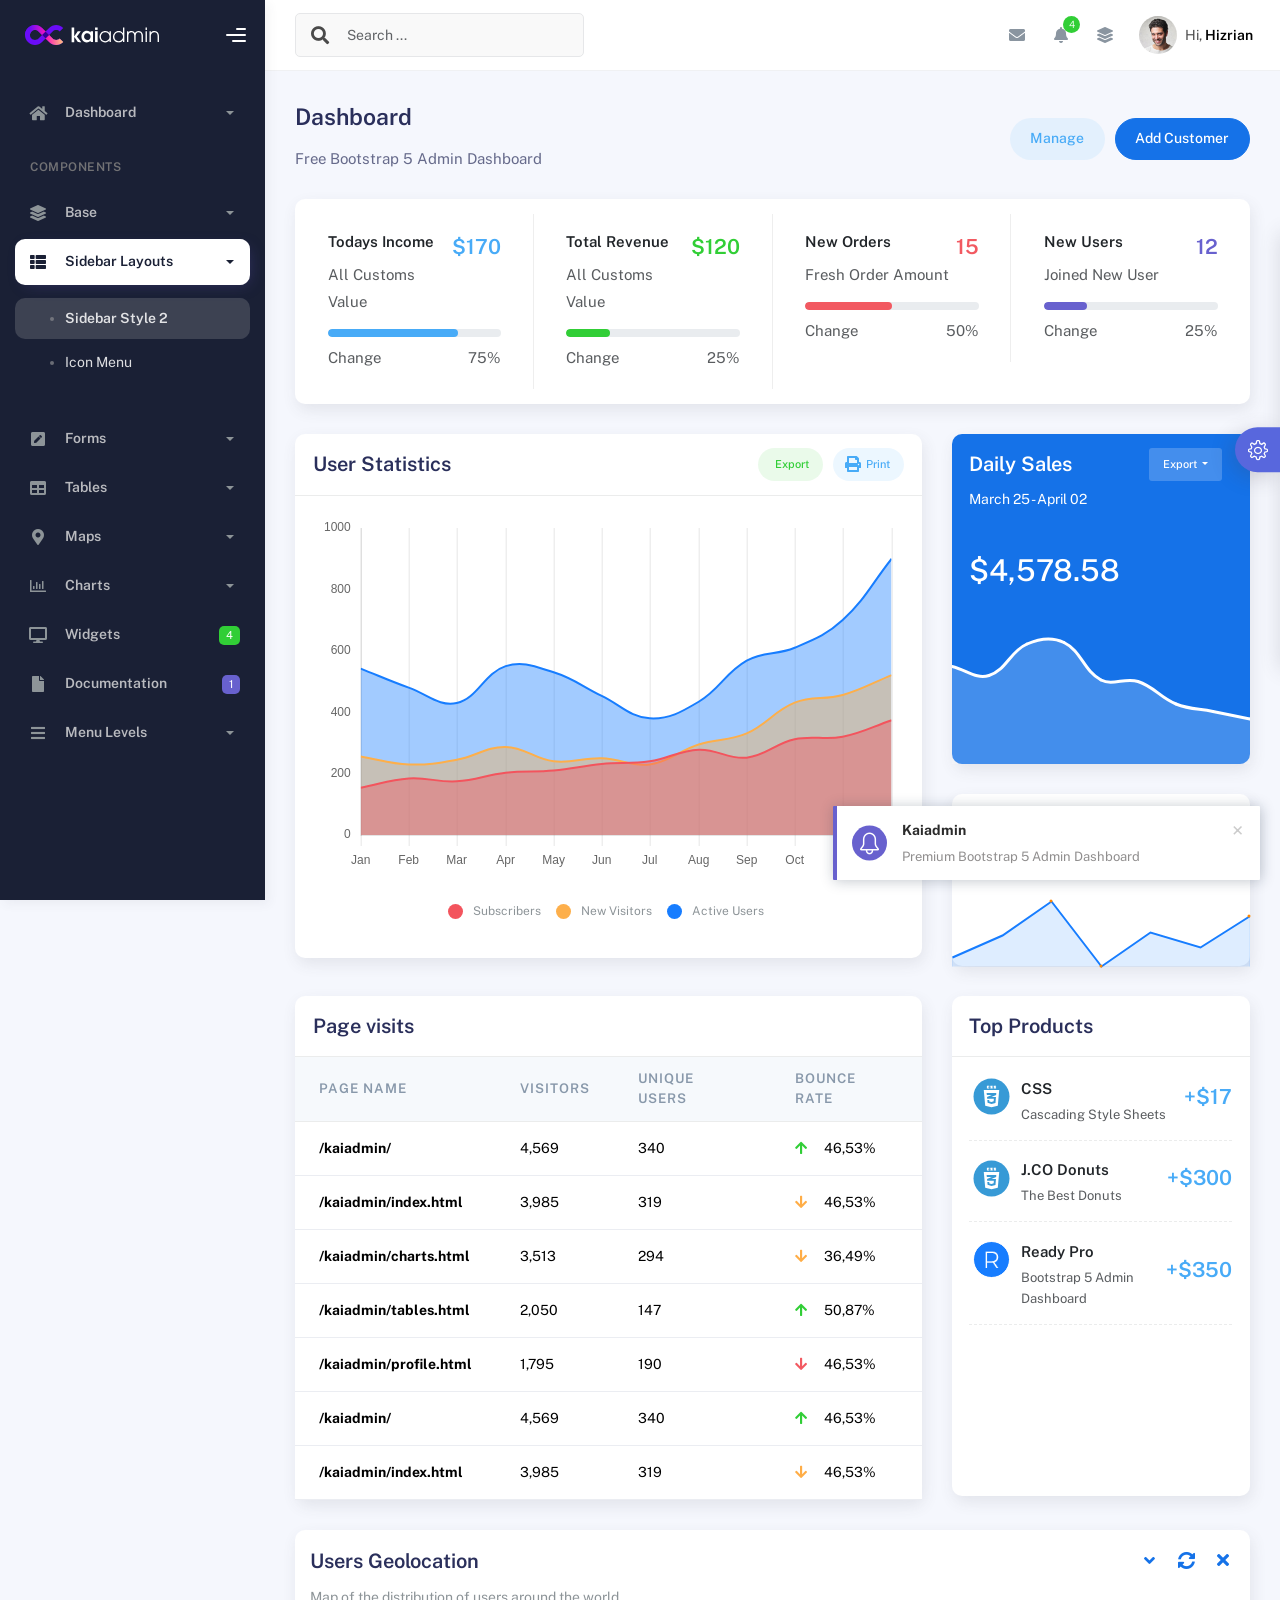
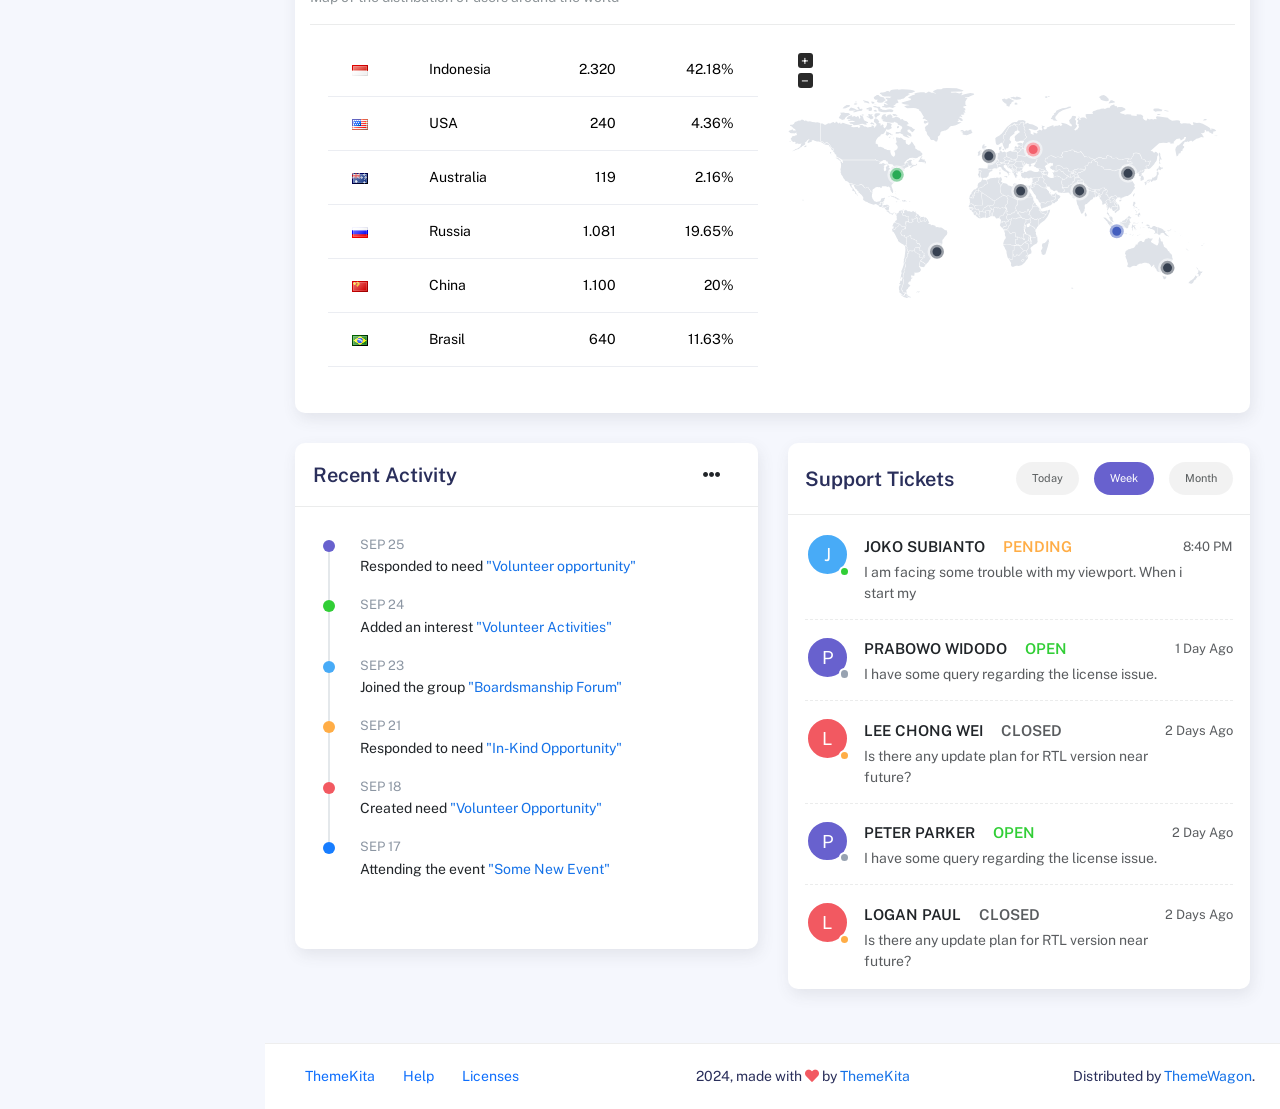
<file: public/template/sidebar-style-2.html>
<!DOCTYPE html>
<html lang="en">
  <head>
    <meta http-equiv="X-UA-Compatible" content="IE=edge" />
    <title>Kaiadmin - Bootstrap 5 Admin Dashboard</title>
    <meta
      content="width=device-width, initial-scale=1.0, shrink-to-fit=no"
      name="viewport"
    />
    <link
      rel="icon"
      href="assets/img/kaiadmin/favicon.ico"
      type="image/x-icon"
    />

    <!-- Fonts and icons -->
    <script src="assets/js/plugin/webfont/webfont.min.js"></script>
    <script>
      WebFont.load({
        google: { families: ["Public Sans:300,400,500,600,700"] },
        custom: {
          families: [
            "Font Awesome 5 Solid",
            "Font Awesome 5 Regular",
            "Font Awesome 5 Brands",
            "simple-line-icons",
          ],
          urls: ["assets/css/fonts.min.css"],
        },
        active: function () {
          sessionStorage.fonts = true;
        },
      });
    </script>

    <!-- CSS Files -->
    <link rel="stylesheet" href="assets/css/bootstrap.min.css" />
    <link rel="stylesheet" href="assets/css/plugins.min.css" />
    <link rel="stylesheet" href="assets/css/kaiadmin.min.css" />

    <!-- CSS Just for demo purpose, don't include it in your project -->
    <link rel="stylesheet" href="assets/css/demo.css" />
  </head>
  <body>
    <div class="wrapper">
      <!-- Sidebar -->
      <div class="sidebar sidebar-style-2" data-background-color="dark">
        <div class="sidebar-logo">
          <!-- Logo Header -->
          <div class="logo-header" data-background-color="dark">
            <a href="index.html" class="logo">
              <img
                src="assets/img/kaiadmin/logo_light.svg"
                alt="navbar brand"
                class="navbar-brand"
                height="20"
              />
            </a>
            <div class="nav-toggle">
              <button class="btn btn-toggle toggle-sidebar">
                <i class="gg-menu-right"></i>
              </button>
              <button class="btn btn-toggle sidenav-toggler">
                <i class="gg-menu-left"></i>
              </button>
            </div>
            <button class="topbar-toggler more">
              <i class="gg-more-vertical-alt"></i>
            </button>
          </div>
          <!-- End Logo Header -->
        </div>
        <div class="sidebar-wrapper scrollbar scrollbar-inner">
          <div class="sidebar-content">
            <ul class="nav nav-secondary">
              <li class="nav-item">
                <a
                  data-bs-toggle="collapse"
                  href="#dashboard"
                  class="collapsed"
                  aria-expanded="false"
                >
                  <i class="fas fa-home"></i>
                  <p>Dashboard</p>
                  <span class="caret"></span>
                </a>
                <div class="collapse" id="dashboard">
                  <ul class="nav nav-collapse">
                    <li>
                      <a href="../demo1/index.html">
                        <span class="sub-item">Dashboard 1</span>
                      </a>
                    </li>
                  </ul>
                </div>
              </li>
              <li class="nav-section">
                <span class="sidebar-mini-icon">
                  <i class="fa fa-ellipsis-h"></i>
                </span>
                <h4 class="text-section">Components</h4>
              </li>
              <li class="nav-item">
                <a data-bs-toggle="collapse" href="#base">
                  <i class="fas fa-layer-group"></i>
                  <p>Base</p>
                  <span class="caret"></span>
                </a>
                <div class="collapse" id="base">
                  <ul class="nav nav-collapse">
                    <li>
                      <a href="components/avatars.html">
                        <span class="sub-item">Avatars</span>
                      </a>
                    </li>
                    <li>
                      <a href="components/buttons.html">
                        <span class="sub-item">Buttons</span>
                      </a>
                    </li>
                    <li>
                      <a href="components/gridsystem.html">
                        <span class="sub-item">Grid System</span>
                      </a>
                    </li>
                    <li>
                      <a href="components/panels.html">
                        <span class="sub-item">Panels</span>
                      </a>
                    </li>
                    <li>
                      <a href="components/notifications.html">
                        <span class="sub-item">Notifications</span>
                      </a>
                    </li>
                    <li>
                      <a href="components/sweetalert.html">
                        <span class="sub-item">Sweet Alert</span>
                      </a>
                    </li>
                    <li>
                      <a href="components/font-awesome-icons.html">
                        <span class="sub-item">Font Awesome Icons</span>
                      </a>
                    </li>
                    <li>
                      <a href="components/simple-line-icons.html">
                        <span class="sub-item">Simple Line Icons</span>
                      </a>
                    </li>
                    <li>
                      <a href="components/typography.html">
                        <span class="sub-item">Typography</span>
                      </a>
                    </li>
                  </ul>
                </div>
              </li>
              <li class="nav-item active submenu">
                <a data-bs-toggle="collapse" href="#sidebarLayouts">
                  <i class="fas fa-th-list"></i>
                  <p>Sidebar Layouts</p>
                  <span class="caret"></span>
                </a>
                <div class="collapse show" id="sidebarLayouts">
                  <ul class="nav nav-collapse">
                    <li class="active">
                      <a href="sidebar-style-2.html">
                        <span class="sub-item">Sidebar Style 2</span>
                      </a>
                    </li>
                    <li>
                      <a href="icon-menu.html">
                        <span class="sub-item">Icon Menu</span>
                      </a>
                    </li>
                  </ul>
                </div>
              </li>
              <li class="nav-item">
                <a data-bs-toggle="collapse" href="#forms">
                  <i class="fas fa-pen-square"></i>
                  <p>Forms</p>
                  <span class="caret"></span>
                </a>
                <div class="collapse" id="forms">
                  <ul class="nav nav-collapse">
                    <li>
                      <a href="forms/forms.html">
                        <span class="sub-item">Basic Form</span>
                      </a>
                    </li>
                  </ul>
                </div>
              </li>
              <li class="nav-item">
                <a data-bs-toggle="collapse" href="#tables">
                  <i class="fas fa-table"></i>
                  <p>Tables</p>
                  <span class="caret"></span>
                </a>
                <div class="collapse" id="tables">
                  <ul class="nav nav-collapse">
                    <li>
                      <a href="tables/tables.html">
                        <span class="sub-item">Basic Table</span>
                      </a>
                    </li>
                    <li>
                      <a href="tables/datatables.html">
                        <span class="sub-item">Datatables</span>
                      </a>
                    </li>
                  </ul>
                </div>
              </li>
              <li class="nav-item">
                <a data-bs-toggle="collapse" href="#maps">
                  <i class="fas fa-map-marker-alt"></i>
                  <p>Maps</p>
                  <span class="caret"></span>
                </a>
                <div class="collapse" id="maps">
                  <ul class="nav nav-collapse">
                    <li>
                      <a href="maps/googlemaps.html">
                        <span class="sub-item">Google Maps</span>
                      </a>
                    </li>
                    <li>
                      <a href="maps/jsvectormap.html">
                        <span class="sub-item">Jsvectormap</span>
                      </a>
                    </li>
                  </ul>
                </div>
              </li>
              <li class="nav-item">
                <a data-bs-toggle="collapse" href="#charts">
                  <i class="far fa-chart-bar"></i>
                  <p>Charts</p>
                  <span class="caret"></span>
                </a>
                <div class="collapse" id="charts">
                  <ul class="nav nav-collapse">
                    <li>
                      <a href="charts/charts.html">
                        <span class="sub-item">Chart Js</span>
                      </a>
                    </li>
                    <li>
                      <a href="charts/sparkline.html">
                        <span class="sub-item">Sparkline</span>
                      </a>
                    </li>
                  </ul>
                </div>
              </li>
              <li class="nav-item">
                <a href="widgets.html">
                  <i class="fas fa-desktop"></i>
                  <p>Widgets</p>
                  <span class="badge badge-success">4</span>
                </a>
              </li>
              <li class="nav-item">
                <a href="../../documentation/index.html">
                  <i class="fas fa-file"></i>
                  <p>Documentation</p>
                  <span class="badge badge-secondary">1</span>
                </a>
              </li>
              <li class="nav-item">
                <a data-bs-toggle="collapse" href="#submenu">
                  <i class="fas fa-bars"></i>
                  <p>Menu Levels</p>
                  <span class="caret"></span>
                </a>
                <div class="collapse" id="submenu">
                  <ul class="nav nav-collapse">
                    <li>
                      <a data-bs-toggle="collapse" href="#subnav1">
                        <span class="sub-item">Level 1</span>
                        <span class="caret"></span>
                      </a>
                      <div class="collapse" id="subnav1">
                        <ul class="nav nav-collapse subnav">
                          <li>
                            <a href="#">
                              <span class="sub-item">Level 2</span>
                            </a>
                          </li>
                          <li>
                            <a href="#">
                              <span class="sub-item">Level 2</span>
                            </a>
                          </li>
                        </ul>
                      </div>
                    </li>
                    <li>
                      <a data-bs-toggle="collapse" href="#subnav2">
                        <span class="sub-item">Level 1</span>
                        <span class="caret"></span>
                      </a>
                      <div class="collapse" id="subnav2">
                        <ul class="nav nav-collapse subnav">
                          <li>
                            <a href="#">
                              <span class="sub-item">Level 2</span>
                            </a>
                          </li>
                        </ul>
                      </div>
                    </li>
                    <li>
                      <a href="#">
                        <span class="sub-item">Level 1</span>
                      </a>
                    </li>
                  </ul>
                </div>
              </li>
            </ul>
          </div>
        </div>
      </div>
      <!-- End Sidebar -->

      <div class="main-panel">
        <div class="main-header">
          <div class="main-header-logo">
            <!-- Logo Header -->
            <div class="logo-header" data-background-color="dark">
              <a href="index.html" class="logo">
                <img
                  src="assets/img/kaiadmin/logo_light.svg"
                  alt="navbar brand"
                  class="navbar-brand"
                  height="20"
                />
              </a>
              <div class="nav-toggle">
                <button class="btn btn-toggle toggle-sidebar">
                  <i class="gg-menu-right"></i>
                </button>
                <button class="btn btn-toggle sidenav-toggler">
                  <i class="gg-menu-left"></i>
                </button>
              </div>
              <button class="topbar-toggler more">
                <i class="gg-more-vertical-alt"></i>
              </button>
            </div>
            <!-- End Logo Header -->
          </div>
          <!-- Navbar Header -->
          <nav
            class="navbar navbar-header navbar-header-transparent navbar-expand-lg border-bottom"
          >
            <div class="container-fluid">
              <nav
                class="navbar navbar-header-left navbar-expand-lg navbar-form nav-search p-0 d-none d-lg-flex"
              >
                <div class="input-group">
                  <div class="input-group-prepend">
                    <button type="submit" class="btn btn-search pe-1">
                      <i class="fa fa-search search-icon"></i>
                    </button>
                  </div>
                  <input
                    type="text"
                    placeholder="Search ..."
                    class="form-control"
                  />
                </div>
              </nav>

              <ul class="navbar-nav topbar-nav ms-md-auto align-items-center">
                <li
                  class="nav-item topbar-icon dropdown hidden-caret d-flex d-lg-none"
                >
                  <a
                    class="nav-link dropdown-toggle"
                    data-bs-toggle="dropdown"
                    href="#"
                    role="button"
                    aria-expanded="false"
                    aria-haspopup="true"
                  >
                    <i class="fa fa-search"></i>
                  </a>
                  <ul class="dropdown-menu dropdown-search animated fadeIn">
                    <form class="navbar-left navbar-form nav-search">
                      <div class="input-group">
                        <input
                          type="text"
                          placeholder="Search ..."
                          class="form-control"
                        />
                      </div>
                    </form>
                  </ul>
                </li>
                <li class="nav-item topbar-icon dropdown hidden-caret">
                  <a
                    class="nav-link dropdown-toggle"
                    href="#"
                    id="messageDropdown"
                    role="button"
                    data-bs-toggle="dropdown"
                    aria-haspopup="true"
                    aria-expanded="false"
                  >
                    <i class="fa fa-envelope"></i>
                  </a>
                  <ul
                    class="dropdown-menu messages-notif-box animated fadeIn"
                    aria-labelledby="messageDropdown"
                  >
                    <li>
                      <div
                        class="dropdown-title d-flex justify-content-between align-items-center"
                      >
                        Messages
                        <a href="#" class="small">Mark all as read</a>
                      </div>
                    </li>
                    <li>
                      <div class="message-notif-scroll scrollbar-outer">
                        <div class="notif-center">
                          <a href="#">
                            <div class="notif-img">
                              <img
                                src="assets/img/jm_denis.jpg"
                                alt="Img Profile"
                              />
                            </div>
                            <div class="notif-content">
                              <span class="subject">Jimmy Denis</span>
                              <span class="block"> How are you ? </span>
                              <span class="time">5 minutes ago</span>
                            </div>
                          </a>
                          <a href="#">
                            <div class="notif-img">
                              <img
                                src="assets/img/chadengle.jpg"
                                alt="Img Profile"
                              />
                            </div>
                            <div class="notif-content">
                              <span class="subject">Chad</span>
                              <span class="block"> Ok, Thanks ! </span>
                              <span class="time">12 minutes ago</span>
                            </div>
                          </a>
                          <a href="#">
                            <div class="notif-img">
                              <img
                                src="assets/img/mlane.jpg"
                                alt="Img Profile"
                              />
                            </div>
                            <div class="notif-content">
                              <span class="subject">Jhon Doe</span>
                              <span class="block">
                                Ready for the meeting today...
                              </span>
                              <span class="time">12 minutes ago</span>
                            </div>
                          </a>
                          <a href="#">
                            <div class="notif-img">
                              <img
                                src="assets/img/talha.jpg"
                                alt="Img Profile"
                              />
                            </div>
                            <div class="notif-content">
                              <span class="subject">Talha</span>
                              <span class="block"> Hi, Apa Kabar ? </span>
                              <span class="time">17 minutes ago</span>
                            </div>
                          </a>
                        </div>
                      </div>
                    </li>
                    <li>
                      <a class="see-all" href="javascript:void(0);"
                        >See all messages<i class="fa fa-angle-right"></i>
                      </a>
                    </li>
                  </ul>
                </li>
                <li class="nav-item topbar-icon dropdown hidden-caret">
                  <a
                    class="nav-link dropdown-toggle"
                    href="#"
                    id="notifDropdown"
                    role="button"
                    data-bs-toggle="dropdown"
                    aria-haspopup="true"
                    aria-expanded="false"
                  >
                    <i class="fa fa-bell"></i>
                    <span class="notification">4</span>
                  </a>
                  <ul
                    class="dropdown-menu notif-box animated fadeIn"
                    aria-labelledby="notifDropdown"
                  >
                    <li>
                      <div class="dropdown-title">
                        You have 4 new notification
                      </div>
                    </li>
                    <li>
                      <div class="notif-scroll scrollbar-outer">
                        <div class="notif-center">
                          <a href="#">
                            <div class="notif-icon notif-primary">
                              <i class="fa fa-user-plus"></i>
                            </div>
                            <div class="notif-content">
                              <span class="block"> New user registered </span>
                              <span class="time">5 minutes ago</span>
                            </div>
                          </a>
                          <a href="#">
                            <div class="notif-icon notif-success">
                              <i class="fa fa-comment"></i>
                            </div>
                            <div class="notif-content">
                              <span class="block">
                                Rahmad commented on Admin
                              </span>
                              <span class="time">12 minutes ago</span>
                            </div>
                          </a>
                          <a href="#">
                            <div class="notif-img">
                              <img
                                src="assets/img/profile2.jpg"
                                alt="Img Profile"
                              />
                            </div>
                            <div class="notif-content">
                              <span class="block">
                                Reza send messages to you
                              </span>
                              <span class="time">12 minutes ago</span>
                            </div>
                          </a>
                          <a href="#">
                            <div class="notif-icon notif-danger">
                              <i class="fa fa-heart"></i>
                            </div>
                            <div class="notif-content">
                              <span class="block"> Farrah liked Admin </span>
                              <span class="time">17 minutes ago</span>
                            </div>
                          </a>
                        </div>
                      </div>
                    </li>
                    <li>
                      <a class="see-all" href="javascript:void(0);"
                        >See all notifications<i class="fa fa-angle-right"></i>
                      </a>
                    </li>
                  </ul>
                </li>
                <li class="nav-item topbar-icon dropdown hidden-caret">
                  <a
                    class="nav-link"
                    data-bs-toggle="dropdown"
                    href="#"
                    aria-expanded="false"
                  >
                    <i class="fas fa-layer-group"></i>
                  </a>
                  <div class="dropdown-menu quick-actions animated fadeIn">
                    <div class="quick-actions-header">
                      <span class="title mb-1">Quick Actions</span>
                      <span class="subtitle op-7">Shortcuts</span>
                    </div>
                    <div class="quick-actions-scroll scrollbar-outer">
                      <div class="quick-actions-items">
                        <div class="row m-0">
                          <a class="col-6 col-md-4 p-0" href="#">
                            <div class="quick-actions-item">
                              <div class="avatar-item bg-danger rounded-circle">
                                <i class="far fa-calendar-alt"></i>
                              </div>
                              <span class="text">Calendar</span>
                            </div>
                          </a>
                          <a class="col-6 col-md-4 p-0" href="#">
                            <div class="quick-actions-item">
                              <div
                                class="avatar-item bg-warning rounded-circle"
                              >
                                <i class="fas fa-map"></i>
                              </div>
                              <span class="text">Maps</span>
                            </div>
                          </a>
                          <a class="col-6 col-md-4 p-0" href="#">
                            <div class="quick-actions-item">
                              <div class="avatar-item bg-info rounded-circle">
                                <i class="fas fa-file-excel"></i>
                              </div>
                              <span class="text">Reports</span>
                            </div>
                          </a>
                          <a class="col-6 col-md-4 p-0" href="#">
                            <div class="quick-actions-item">
                              <div
                                class="avatar-item bg-success rounded-circle"
                              >
                                <i class="fas fa-envelope"></i>
                              </div>
                              <span class="text">Emails</span>
                            </div>
                          </a>
                          <a class="col-6 col-md-4 p-0" href="#">
                            <div class="quick-actions-item">
                              <div
                                class="avatar-item bg-primary rounded-circle"
                              >
                                <i class="fas fa-file-invoice-dollar"></i>
                              </div>
                              <span class="text">Invoice</span>
                            </div>
                          </a>
                          <a class="col-6 col-md-4 p-0" href="#">
                            <div class="quick-actions-item">
                              <div
                                class="avatar-item bg-secondary rounded-circle"
                              >
                                <i class="fas fa-credit-card"></i>
                              </div>
                              <span class="text">Payments</span>
                            </div>
                          </a>
                        </div>
                      </div>
                    </div>
                  </div>
                </li>

                <li class="nav-item topbar-user dropdown hidden-caret">
                  <a
                    class="dropdown-toggle profile-pic"
                    data-bs-toggle="dropdown"
                    href="#"
                    aria-expanded="false"
                  >
                    <div class="avatar-sm">
                      <img
                        src="assets/img/profile.jpg"
                        alt="..."
                        class="avatar-img rounded-circle"
                      />
                    </div>
                    <span class="profile-username">
                      <span class="op-7">Hi,</span>
                      <span class="fw-bold">Hizrian</span>
                    </span>
                  </a>
                  <ul class="dropdown-menu dropdown-user animated fadeIn">
                    <div class="dropdown-user-scroll scrollbar-outer">
                      <li>
                        <div class="user-box">
                          <div class="avatar-lg">
                            <img
                              src="assets/img/profile.jpg"
                              alt="image profile"
                              class="avatar-img rounded"
                            />
                          </div>
                          <div class="u-text">
                            <h4>Hizrian</h4>
                            <p class="text-muted">hello@example.com</p>
                            <a
                              href="profile.html"
                              class="btn btn-xs btn-secondary btn-sm"
                              >View Profile</a
                            >
                          </div>
                        </div>
                      </li>
                      <li>
                        <div class="dropdown-divider"></div>
                        <a class="dropdown-item" href="#">My Profile</a>
                        <a class="dropdown-item" href="#">My Balance</a>
                        <a class="dropdown-item" href="#">Inbox</a>
                        <div class="dropdown-divider"></div>
                        <a class="dropdown-item" href="#">Account Setting</a>
                        <div class="dropdown-divider"></div>
                        <a class="dropdown-item" href="#">Logout</a>
                      </li>
                    </div>
                  </ul>
                </li>
              </ul>
            </div>
          </nav>
          <!-- End Navbar -->
        </div>

        <div class="container">
          <div class="page-inner">
            <div
              class="d-flex align-items-left align-items-md-center flex-column flex-md-row pt-2 pb-4"
            >
              <div>
                <h3 class="fw-bold mb-3">Dashboard</h3>
                <h6 class="op-7 mb-2">Free Bootstrap 5 Admin Dashboard</h6>
              </div>
              <div class="ms-md-auto py-2 py-md-0">
                <a href="#" class="btn btn-label-info btn-round me-2">Manage</a>
                <a href="#" class="btn btn-primary btn-round">Add Customer</a>
              </div>
            </div>
            <div class="row row-card-no-pd">
              <div class="col-12 col-sm-6 col-md-6 col-xl-3">
                <div class="card">
                  <div class="card-body">
                    <div class="d-flex justify-content-between">
                      <div>
                        <h6><b>Todays Income</b></h6>
                        <p class="text-muted">All Customs Value</p>
                      </div>
                      <h4 class="text-info fw-bold">$170</h4>
                    </div>
                    <div class="progress progress-sm">
                      <div
                        class="progress-bar bg-info w-75"
                        role="progressbar"
                        aria-valuenow="75"
                        aria-valuemin="0"
                        aria-valuemax="100"
                      ></div>
                    </div>
                    <div class="d-flex justify-content-between mt-2">
                      <p class="text-muted mb-0">Change</p>
                      <p class="text-muted mb-0">75%</p>
                    </div>
                  </div>
                </div>
              </div>
              <div class="col-12 col-sm-6 col-md-6 col-xl-3">
                <div class="card">
                  <div class="card-body">
                    <div class="d-flex justify-content-between">
                      <div>
                        <h6><b>Total Revenue</b></h6>
                        <p class="text-muted">All Customs Value</p>
                      </div>
                      <h4 class="text-success fw-bold">$120</h4>
                    </div>
                    <div class="progress progress-sm">
                      <div
                        class="progress-bar bg-success w-25"
                        role="progressbar"
                        aria-valuenow="25"
                        aria-valuemin="0"
                        aria-valuemax="100"
                      ></div>
                    </div>
                    <div class="d-flex justify-content-between mt-2">
                      <p class="text-muted mb-0">Change</p>
                      <p class="text-muted mb-0">25%</p>
                    </div>
                  </div>
                </div>
              </div>
              <div class="col-12 col-sm-6 col-md-6 col-xl-3">
                <div class="card">
                  <div class="card-body">
                    <div class="d-flex justify-content-between">
                      <div>
                        <h6><b>New Orders</b></h6>
                        <p class="text-muted">Fresh Order Amount</p>
                      </div>
                      <h4 class="text-danger fw-bold">15</h4>
                    </div>
                    <div class="progress progress-sm">
                      <div
                        class="progress-bar bg-danger w-50"
                        role="progressbar"
                        aria-valuenow="50"
                        aria-valuemin="0"
                        aria-valuemax="100"
                      ></div>
                    </div>
                    <div class="d-flex justify-content-between mt-2">
                      <p class="text-muted mb-0">Change</p>
                      <p class="text-muted mb-0">50%</p>
                    </div>
                  </div>
                </div>
              </div>
              <div class="col-12 col-sm-6 col-md-6 col-xl-3">
                <div class="card">
                  <div class="card-body">
                    <div class="d-flex justify-content-between">
                      <div>
                        <h6><b>New Users</b></h6>
                        <p class="text-muted">Joined New User</p>
                      </div>
                      <h4 class="text-secondary fw-bold">12</h4>
                    </div>
                    <div class="progress progress-sm">
                      <div
                        class="progress-bar bg-secondary w-25"
                        role="progressbar"
                        aria-valuenow="25"
                        aria-valuemin="0"
                        aria-valuemax="100"
                      ></div>
                    </div>
                    <div class="d-flex justify-content-between mt-2">
                      <p class="text-muted mb-0">Change</p>
                      <p class="text-muted mb-0">25%</p>
                    </div>
                  </div>
                </div>
              </div>
            </div>
            <div class="row">
              <div class="col-md-8">
                <div class="card">
                  <div class="card-header">
                    <div class="card-head-row">
                      <div class="card-title">User Statistics</div>
                      <div class="card-tools">
                        <a
                          href="#"
                          class="btn btn-label-success btn-round btn-sm me-2"
                        >
                          <span class="btn-label">
                            <i class="fa fa-pencil"></i>
                          </span>
                          Export
                        </a>
                        <a href="#" class="btn btn-label-info btn-round btn-sm">
                          <span class="btn-label">
                            <i class="fa fa-print"></i>
                          </span>
                          Print
                        </a>
                      </div>
                    </div>
                  </div>
                  <div class="card-body">
                    <div class="chart-container" style="min-height: 375px">
                      <canvas id="statisticsChart"></canvas>
                    </div>
                    <div id="myChartLegend"></div>
                  </div>
                </div>
              </div>
              <div class="col-md-4">
                <div class="card card-primary">
                  <div class="card-header">
                    <div class="card-head-row">
                      <div class="card-title">Daily Sales</div>
                      <div class="card-tools">
                        <div class="dropdown">
                          <button
                            class="btn btn-sm btn-label-light dropdown-toggle"
                            type="button"
                            id="dropdownMenuButton"
                            data-bs-toggle="dropdown"
                            aria-haspopup="true"
                            aria-expanded="false"
                          >
                            Export
                          </button>
                          <div
                            class="dropdown-menu"
                            aria-labelledby="dropdownMenuButton"
                          >
                            <a class="dropdown-item" href="#">Action</a>
                            <a class="dropdown-item" href="#">Another action</a>
                            <a class="dropdown-item" href="#"
                              >Something else here</a
                            >
                          </div>
                        </div>
                      </div>
                    </div>
                    <div class="card-category">March 25 - April 02</div>
                  </div>
                  <div class="card-body pb-0">
                    <div class="mb-4 mt-2">
                      <h1>$4,578.58</h1>
                    </div>
                    <div class="pull-in">
                      <canvas id="dailySalesChart"></canvas>
                    </div>
                  </div>
                </div>
                <div class="card">
                  <div class="card-body pb-0">
                    <div class="h1 fw-bold float-end text-primary">+5%</div>
                    <h2 class="mb-2">17</h2>
                    <p class="text-muted">Users online</p>
                    <div class="pull-in sparkline-fix">
                      <div id="lineChart"></div>
                    </div>
                  </div>
                </div>
              </div>
            </div>
            <!-- <div class="row">
						<div class="col-md-4">
							<div class="card">
								<div class="card-body pb-0">
									<div class="h1 fw-bold float-end text-primary">+5%</div>
									<h2 class="mb-2">17</h2>
									<p class="text-muted">Users online</p>
									<div class="pull-in sparkline-fix">
										<div id="lineChart"></div>
									</div>
								</div>
							</div>
						</div>
						<div class="col-md-4">
							<div class="card">
								<div class="card-body pb-0">
									<div class="h1 fw-bold float-end text-danger">-3%</div>
									<h2 class="mb-2">27</h2>
									<p class="text-muted">New Users</p>
									<div class="pull-in sparkline-fix">
										<div id="lineChart2"></div>
									</div>
								</div>
							</div>
						</div>
						<div class="col-md-4">
							<div class="card">
								<div class="card-body pb-0">
									<div class="h1 fw-bold float-end text-warning">+7%</div>
									<h2 class="mb-2">213</h2>
									<p class="text-muted">Transactions</p>
									<div class="pull-in sparkline-fix">
										<div id="lineChart3"></div>
									</div>
								</div>
							</div>
						</div>
					</div> -->
            <!-- <div class="row">
						<div class="col-md-4">
							<div class="card">
								<div class="card-header">
									<div class="card-title">Top Products</div>
								</div>
								<div class="card-body pb-0">
									<div class="d-flex">
										<div class="avatar">
											<img src="assets/img/logoproduct.svg" alt="..." class="avatar-img rounded-circle">
										</div>
										<div class="flex-1 pt-1 ms-2">
											<h6 class="fw-bold mb-1">CSS</h6>
											<small class="text-muted">Cascading Style Sheets</small>
										</div>
										<div class="d-flex ms-auto align-items-center">
											<h4 class="text-info fw-bold">+$17</h4>
										</div>
									</div>
									<div class="separator-dashed"></div>
									<div class="d-flex">
										<div class="avatar">
											<img src="assets/img/logoproduct.svg" alt="..." class="avatar-img rounded-circle">
										</div>
										<div class="flex-1 pt-1 ms-2">
											<h6 class="fw-bold mb-1">J.CO Donuts</h6>
											<small class="text-muted">The Best Donuts</small>
										</div>
										<div class="d-flex ms-auto align-items-center">
											<h4 class="text-info fw-bold">+$300</h4>
										</div>
									</div>
									<div class="separator-dashed"></div>
									<div class="d-flex">
										<div class="avatar">
											<img src="assets/img/logoproduct3.svg" alt="..." class="avatar-img rounded-circle">
										</div>
										<div class="flex-1 pt-1 ms-2">
											<h6 class="fw-bold mb-1">Ready Pro</h6>
											<small class="text-muted">Bootstrap 5 Admin Dashboard</small>
										</div>
										<div class="d-flex ms-auto align-items-center">
											<h4 class="text-info fw-bold">+$350</h4>
										</div>
									</div>
									<div class="separator-dashed"></div>
									<div class="pull-in">
										<canvas id="topProductsChart"></canvas>
									</div>
								</div>
							</div>
						</div>
						<div class="col-md-4">
							<div class="card">
								<div class="card-body">
									<div class="card-title fw-mediumbold">Suggested People</div>
									<div class="card-list">
										<div class="item-list">
											<div class="avatar">
												<img src="assets/img/jm_denis.jpg" alt="..." class="avatar-img rounded-circle">
											</div>
											<div class="info-user ms-3">
												<div class="username">Jimmy Denis</div>
												<div class="status">Graphic Designer</div>
											</div>
											<button class="btn btn-icon btn-primary btn-round btn-xs">
												<i class="fa fa-plus"></i>
											</button>
										</div>
										<div class="item-list">
											<div class="avatar">
												<img src="assets/img/chadengle.jpg" alt="..." class="avatar-img rounded-circle">
											</div>
											<div class="info-user ms-3">
												<div class="username">Chad</div>
												<div class="status">CEO Zeleaf</div>
											</div>
											<button class="btn btn-icon btn-primary btn-round btn-xs">
												<i class="fa fa-plus"></i>
											</button>
										</div>
										<div class="item-list">
											<div class="avatar">
												<img src="assets/img/talha.jpg" alt="..." class="avatar-img rounded-circle">
											</div>
											<div class="info-user ms-3">
												<div class="username">Talha</div>
												<div class="status">Front End Designer</div>
											</div>
											<button class="btn btn-icon btn-primary btn-round btn-xs">
												<i class="fa fa-plus"></i>
											</button>
										</div>
										<div class="item-list">
											<div class="avatar">
												<img src="assets/img/mlane.jpg" alt="..." class="avatar-img rounded-circle">
											</div>
											<div class="info-user ms-3">
												<div class="username">John Doe</div>
												<div class="status">Back End Developer</div>
											</div>
											<button class="btn btn-icon btn-primary btn-round btn-xs">
												<i class="fa fa-plus"></i>
											</button>
										</div>
										<div class="item-list">
											<div class="avatar">
												<img src="assets/img/talha.jpg" alt="..." class="avatar-img rounded-circle">
											</div>
											<div class="info-user ms-3">
												<div class="username">Talha</div>
												<div class="status">Front End Designer</div>
											</div>
											<button class="btn btn-icon btn-primary btn-round btn-xs">
												<i class="fa fa-plus"></i>
											</button>
										</div>
										<div class="item-list">
											<div class="avatar">
												<img src="assets/img/jm_denis.jpg" alt="..." class="avatar-img rounded-circle">
											</div>
											<div class="info-user ms-3">
												<div class="username">Jimmy Denis</div>
												<div class="status">Graphic Designer</div>
											</div>
											<button class="btn btn-icon btn-primary btn-round btn-xs">
												<i class="fa fa-plus"></i>
											</button>
										</div>
									</div>
								</div>
							</div>
						</div>
						<div class="col-md-4">
							<div class="card card-primary bg-primary-gradient">
								<div class="card-body">
									<h5 class="mt-3 b-b1 pb-2 mb-4 fw-bold">Active user right now</h5>
									<h1 class="mb-4 fw-bold">17</h1>
									<h5 class="mt-3 b-b1 pb-2 mb-5 fw-bold">Page view per minutes</h5>
									<div id="activeUsersChart"></div>
									<h5 class="mt-5 pb-3 mb-0 fw-bold">Top active pages</h5>
									<ul class="list-unstyled">
										<li class="d-flex justify-content-between pb-1 pt-1"><small>/product/readypro/index.html</small> <span>7</span></li>
										<li class="d-flex justify-content-between pb-1 pt-1"><small>/product/kaiadmin/demo.html</small> <span>10</span></li>
									</ul>
								</div>
							</div>
						</div>
					</div> -->
            <div class="row">
              <div class="col-md-8">
                <div class="card">
                  <div class="card-header">
                    <div class="card-title">Page visits</div>
                  </div>
                  <div class="card-body p-0">
                    <div class="table-responsive">
                      <!-- Projects table -->
                      <table class="table align-items-center mb-0">
                        <thead class="thead-light">
                          <tr>
                            <th scope="col">Page name</th>
                            <th scope="col">Visitors</th>
                            <th scope="col">Unique users</th>
                            <th scope="col">Bounce rate</th>
                          </tr>
                        </thead>
                        <tbody>
                          <tr>
                            <th scope="row">/kaiadmin/</th>
                            <td>4,569</td>
                            <td>340</td>
                            <td>
                              <i class="fas fa-arrow-up text-success me-3"></i>
                              46,53%
                            </td>
                          </tr>
                          <tr>
                            <th scope="row">/kaiadmin/index.html</th>
                            <td>3,985</td>
                            <td>319</td>
                            <td>
                              <i
                                class="fas fa-arrow-down text-warning me-3"
                              ></i>
                              46,53%
                            </td>
                          </tr>
                          <tr>
                            <th scope="row">/kaiadmin/charts.html</th>
                            <td>3,513</td>
                            <td>294</td>
                            <td>
                              <i
                                class="fas fa-arrow-down text-warning me-3"
                              ></i>
                              36,49%
                            </td>
                          </tr>
                          <tr>
                            <th scope="row">/kaiadmin/tables.html</th>
                            <td>2,050</td>
                            <td>147</td>
                            <td>
                              <i class="fas fa-arrow-up text-success me-3"></i>
                              50,87%
                            </td>
                          </tr>
                          <tr>
                            <th scope="row">/kaiadmin/profile.html</th>
                            <td>1,795</td>
                            <td>190</td>
                            <td>
                              <i class="fas fa-arrow-down text-danger me-3"></i>
                              46,53%
                            </td>
                          </tr>
                          <tr>
                            <th scope="row">/kaiadmin/</th>
                            <td>4,569</td>
                            <td>340</td>
                            <td>
                              <i class="fas fa-arrow-up text-success me-3"></i>
                              46,53%
                            </td>
                          </tr>
                          <tr>
                            <th scope="row">/kaiadmin/index.html</th>
                            <td>3,985</td>
                            <td>319</td>
                            <td>
                              <i
                                class="fas fa-arrow-down text-warning me-3"
                              ></i>
                              46,53%
                            </td>
                          </tr>
                        </tbody>
                      </table>
                    </div>
                  </div>
                </div>
              </div>
              <div class="col-md-4">
                <div class="card">
                  <div class="card-header">
                    <div class="card-title">Top Products</div>
                  </div>
                  <div class="card-body pb-0">
                    <div class="d-flex">
                      <div class="avatar">
                        <img
                          src="assets/img/logoproduct.svg"
                          alt="..."
                          class="avatar-img rounded-circle"
                        />
                      </div>
                      <div class="flex-1 pt-1 ms-2">
                        <h6 class="fw-bold mb-1">CSS</h6>
                        <small class="text-muted">Cascading Style Sheets</small>
                      </div>
                      <div class="d-flex ms-auto align-items-center">
                        <h4 class="text-info fw-bold">+$17</h4>
                      </div>
                    </div>
                    <div class="separator-dashed"></div>
                    <div class="d-flex">
                      <div class="avatar">
                        <img
                          src="assets/img/logoproduct.svg"
                          alt="..."
                          class="avatar-img rounded-circle"
                        />
                      </div>
                      <div class="flex-1 pt-1 ms-2">
                        <h6 class="fw-bold mb-1">J.CO Donuts</h6>
                        <small class="text-muted">The Best Donuts</small>
                      </div>
                      <div class="d-flex ms-auto align-items-center">
                        <h4 class="text-info fw-bold">+$300</h4>
                      </div>
                    </div>
                    <div class="separator-dashed"></div>
                    <div class="d-flex">
                      <div class="avatar">
                        <img
                          src="assets/img/logoproduct3.svg"
                          alt="..."
                          class="avatar-img rounded-circle"
                        />
                      </div>
                      <div class="flex-1 pt-1 ms-2">
                        <h6 class="fw-bold mb-1">Ready Pro</h6>
                        <small class="text-muted"
                          >Bootstrap 5 Admin Dashboard</small
                        >
                      </div>
                      <div class="d-flex ms-auto align-items-center">
                        <h4 class="text-info fw-bold">+$350</h4>
                      </div>
                    </div>
                    <div class="separator-dashed"></div>
                    <div class="pull-in">
                      <canvas id="topProductsChart"></canvas>
                    </div>
                  </div>
                </div>
              </div>
            </div>
            <div class="row row-card-no-pd">
              <div class="col-md-12">
                <div class="card">
                  <div class="card-header">
                    <div class="card-head-row card-tools-still-right">
                      <h4 class="card-title">Users Geolocation</h4>
                      <div class="card-tools">
                        <button
                          class="btn btn-icon btn-link btn-primary btn-xs"
                        >
                          <span class="fa fa-angle-down"></span>
                        </button>
                        <button
                          class="btn btn-icon btn-link btn-primary btn-xs btn-refresh-card"
                        >
                          <span class="fa fa-sync-alt"></span>
                        </button>
                        <button
                          class="btn btn-icon btn-link btn-primary btn-xs"
                        >
                          <span class="fa fa-times"></span>
                        </button>
                      </div>
                    </div>
                    <p class="card-category">
                      Map of the distribution of users around the world
                    </p>
                  </div>
                  <div class="card-body">
                    <div class="row">
                      <div class="col-md-6">
                        <div class="table-responsive table-hover table-sales">
                          <table class="table">
                            <tbody>
                              <tr>
                                <td>
                                  <div class="flag">
                                    <img
                                      src="assets/img/flags/id.png"
                                      alt="indonesia"
                                    />
                                  </div>
                                </td>
                                <td>Indonesia</td>
                                <td class="text-end">2.320</td>
                                <td class="text-end">42.18%</td>
                              </tr>
                              <tr>
                                <td>
                                  <div class="flag">
                                    <img
                                      src="assets/img/flags/us.png"
                                      alt="united states"
                                    />
                                  </div>
                                </td>
                                <td>USA</td>
                                <td class="text-end">240</td>
                                <td class="text-end">4.36%</td>
                              </tr>
                              <tr>
                                <td>
                                  <div class="flag">
                                    <img
                                      src="assets/img/flags/au.png"
                                      alt="australia"
                                    />
                                  </div>
                                </td>
                                <td>Australia</td>
                                <td class="text-end">119</td>
                                <td class="text-end">2.16%</td>
                              </tr>
                              <tr>
                                <td>
                                  <div class="flag">
                                    <img
                                      src="assets/img/flags/ru.png"
                                      alt="russia"
                                    />
                                  </div>
                                </td>
                                <td>Russia</td>
                                <td class="text-end">1.081</td>
                                <td class="text-end">19.65%</td>
                              </tr>
                              <tr>
                                <td>
                                  <div class="flag">
                                    <img
                                      src="assets/img/flags/cn.png"
                                      alt="china"
                                    />
                                  </div>
                                </td>
                                <td>China</td>
                                <td class="text-end">1.100</td>
                                <td class="text-end">20%</td>
                              </tr>
                              <tr>
                                <td>
                                  <div class="flag">
                                    <img
                                      src="assets/img/flags/br.png"
                                      alt="brazil"
                                    />
                                  </div>
                                </td>
                                <td>Brasil</td>
                                <td class="text-end">640</td>
                                <td class="text-end">11.63%</td>
                              </tr>
                            </tbody>
                          </table>
                        </div>
                      </div>
                      <div class="col-md-6">
                        <div class="mapcontainer">
                          <div
                            id="world-map"
                            class="w-100"
                            style="height: 300px"
                          ></div>
                        </div>
                      </div>
                    </div>
                  </div>
                </div>
              </div>
            </div>
            <div class="row">
              <div class="col-md-6">
                <div class="card">
                  <div class="card-header">
                    <div class="card-head-row card-tools-still-right">
                      <div class="card-title">Recent Activity</div>
                      <div class="card-tools">
                        <div class="dropdown">
                          <button
                            class="btn btn-icon btn-clean"
                            type="button"
                            id="dropdownMenuButton"
                            data-bs-toggle="dropdown"
                            aria-haspopup="true"
                            aria-expanded="false"
                          >
                            <i class="fas fa-ellipsis-h"></i>
                          </button>
                          <div
                            class="dropdown-menu"
                            aria-labelledby="dropdownMenuButton"
                          >
                            <a class="dropdown-item" href="#">Action</a>
                            <a class="dropdown-item" href="#">Another action</a>
                            <a class="dropdown-item" href="#"
                              >Something else here</a
                            >
                          </div>
                        </div>
                      </div>
                    </div>
                  </div>
                  <div class="card-body">
                    <ol class="activity-feed">
                      <li class="feed-item feed-item-secondary">
                        <time class="date" datetime="9-25">Sep 25</time>
                        <span class="text"
                          >Responded to need
                          <a href="#">"Volunteer opportunity"</a></span
                        >
                      </li>
                      <li class="feed-item feed-item-success">
                        <time class="date" datetime="9-24">Sep 24</time>
                        <span class="text"
                          >Added an interest
                          <a href="#">"Volunteer Activities"</a></span
                        >
                      </li>
                      <li class="feed-item feed-item-info">
                        <time class="date" datetime="9-23">Sep 23</time>
                        <span class="text"
                          >Joined the group
                          <a href="single-group.php"
                            >"Boardsmanship Forum"</a
                          ></span
                        >
                      </li>
                      <li class="feed-item feed-item-warning">
                        <time class="date" datetime="9-21">Sep 21</time>
                        <span class="text"
                          >Responded to need
                          <a href="#">"In-Kind Opportunity"</a></span
                        >
                      </li>
                      <li class="feed-item feed-item-danger">
                        <time class="date" datetime="9-18">Sep 18</time>
                        <span class="text"
                          >Created need
                          <a href="#">"Volunteer Opportunity"</a></span
                        >
                      </li>
                      <li class="feed-item">
                        <time class="date" datetime="9-17">Sep 17</time>
                        <span class="text"
                          >Attending the event
                          <a href="single-event.php">"Some New Event"</a></span
                        >
                      </li>
                    </ol>
                  </div>
                </div>
              </div>
              <div class="col-md-6">
                <div class="card">
                  <div class="card-header">
                    <div class="card-head-row">
                      <div class="card-title">Support Tickets</div>
                      <div class="card-tools">
                        <ul
                          class="nav nav-pills nav-secondary nav-pills-no-bd nav-sm"
                          id="pills-tab"
                          role="tablist"
                        >
                          <li class="nav-item">
                            <a
                              class="nav-link"
                              id="pills-today"
                              data-bs-toggle="pill"
                              href="#pills-today"
                              role="tab"
                              aria-selected="true"
                              >Today</a
                            >
                          </li>
                          <li class="nav-item">
                            <a
                              class="nav-link active"
                              id="pills-week"
                              data-bs-toggle="pill"
                              href="#pills-week"
                              role="tab"
                              aria-selected="false"
                              >Week</a
                            >
                          </li>
                          <li class="nav-item">
                            <a
                              class="nav-link"
                              id="pills-month"
                              data-bs-toggle="pill"
                              href="#pills-month"
                              role="tab"
                              aria-selected="false"
                              >Month</a
                            >
                          </li>
                        </ul>
                      </div>
                    </div>
                  </div>
                  <div class="card-body">
                    <div class="d-flex">
                      <div class="avatar avatar-online">
                        <span
                          class="avatar-title rounded-circle border border-white bg-info"
                          >J</span
                        >
                      </div>
                      <div class="flex-1 ms-3 pt-1">
                        <h6 class="text-uppercase fw-bold mb-1">
                          Joko Subianto
                          <span class="text-warning ps-3">pending</span>
                        </h6>
                        <span class="text-muted"
                          >I am facing some trouble with my viewport. When i
                          start my</span
                        >
                      </div>
                      <div class="float-end pt-1">
                        <small class="text-muted">8:40 PM</small>
                      </div>
                    </div>
                    <div class="separator-dashed"></div>
                    <div class="d-flex">
                      <div class="avatar avatar-offline">
                        <span
                          class="avatar-title rounded-circle border border-white bg-secondary"
                          >P</span
                        >
                      </div>
                      <div class="flex-1 ms-3 pt-1">
                        <h6 class="text-uppercase fw-bold mb-1">
                          Prabowo Widodo
                          <span class="text-success ps-3">open</span>
                        </h6>
                        <span class="text-muted"
                          >I have some query regarding the license issue.</span
                        >
                      </div>
                      <div class="float-end pt-1">
                        <small class="text-muted">1 Day Ago</small>
                      </div>
                    </div>
                    <div class="separator-dashed"></div>
                    <div class="d-flex">
                      <div class="avatar avatar-away">
                        <span
                          class="avatar-title rounded-circle border border-white bg-danger"
                          >L</span
                        >
                      </div>
                      <div class="flex-1 ms-3 pt-1">
                        <h6 class="text-uppercase fw-bold mb-1">
                          Lee Chong Wei
                          <span class="text-muted ps-3">closed</span>
                        </h6>
                        <span class="text-muted"
                          >Is there any update plan for RTL version near
                          future?</span
                        >
                      </div>
                      <div class="float-end pt-1">
                        <small class="text-muted">2 Days Ago</small>
                      </div>
                    </div>
                    <div class="separator-dashed"></div>
                    <div class="d-flex">
                      <div class="avatar avatar-offline">
                        <span
                          class="avatar-title rounded-circle border border-white bg-secondary"
                          >P</span
                        >
                      </div>
                      <div class="flex-1 ms-3 pt-1">
                        <h6 class="text-uppercase fw-bold mb-1">
                          Peter Parker
                          <span class="text-success ps-3">open</span>
                        </h6>
                        <span class="text-muted"
                          >I have some query regarding the license issue.</span
                        >
                      </div>
                      <div class="float-end pt-1">
                        <small class="text-muted">2 Day Ago</small>
                      </div>
                    </div>
                    <div class="separator-dashed"></div>
                    <div class="d-flex">
                      <div class="avatar avatar-away">
                        <span
                          class="avatar-title rounded-circle border border-white bg-danger"
                          >L</span
                        >
                      </div>
                      <div class="flex-1 ms-3 pt-1">
                        <h6 class="text-uppercase fw-bold mb-1">
                          Logan Paul <span class="text-muted ps-3">closed</span>
                        </h6>
                        <span class="text-muted"
                          >Is there any update plan for RTL version near
                          future?</span
                        >
                      </div>
                      <div class="float-end pt-1">
                        <small class="text-muted">2 Days Ago</small>
                      </div>
                    </div>
                  </div>
                </div>
              </div>
            </div>
          </div>
        </div>

        <footer class="footer">
          <div class="container-fluid d-flex justify-content-between">
            <nav class="pull-left">
              <ul class="nav">
                <li class="nav-item">
                  <a class="nav-link" href="http://www.themekita.com">
                    ThemeKita
                  </a>
                </li>
                <li class="nav-item">
                  <a class="nav-link" href="#"> Help </a>
                </li>
                <li class="nav-item">
                  <a class="nav-link" href="#"> Licenses </a>
                </li>
              </ul>
            </nav>
            <div class="copyright">
              2024, made with <i class="fa fa-heart heart text-danger"></i> by
              <a href="http://www.themekita.com">ThemeKita</a>
            </div>
            <div>
              Distributed by
              <a target="_blank" href="https://themewagon.com/">ThemeWagon</a>.
            </div>
          </div>
        </footer>
      </div>

      <!-- Custom template | don't include it in your project! -->
      <div class="custom-template">
        <div class="title">Settings</div>
        <div class="custom-content">
          <div class="switcher">
            <div class="switch-block">
              <h4>Logo Header</h4>
              <div class="btnSwitch">
                <button
                  type="button"
                  class="selected changeLogoHeaderColor"
                  data-color="dark"
                ></button>
                <button
                  type="button"
                  class="changeLogoHeaderColor"
                  data-color="blue"
                ></button>
                <button
                  type="button"
                  class="changeLogoHeaderColor"
                  data-color="purple"
                ></button>
                <button
                  type="button"
                  class="changeLogoHeaderColor"
                  data-color="light-blue"
                ></button>
                <button
                  type="button"
                  class="changeLogoHeaderColor"
                  data-color="green"
                ></button>
                <button
                  type="button"
                  class="changeLogoHeaderColor"
                  data-color="orange"
                ></button>
                <button
                  type="button"
                  class="changeLogoHeaderColor"
                  data-color="red"
                ></button>
                <button
                  type="button"
                  class="changeLogoHeaderColor"
                  data-color="white"
                ></button>
                <br />
                <button
                  type="button"
                  class="changeLogoHeaderColor"
                  data-color="dark2"
                ></button>
                <button
                  type="button"
                  class="changeLogoHeaderColor"
                  data-color="blue2"
                ></button>
                <button
                  type="button"
                  class="changeLogoHeaderColor"
                  data-color="purple2"
                ></button>
                <button
                  type="button"
                  class="changeLogoHeaderColor"
                  data-color="light-blue2"
                ></button>
                <button
                  type="button"
                  class="changeLogoHeaderColor"
                  data-color="green2"
                ></button>
                <button
                  type="button"
                  class="changeLogoHeaderColor"
                  data-color="orange2"
                ></button>
                <button
                  type="button"
                  class="changeLogoHeaderColor"
                  data-color="red2"
                ></button>
              </div>
            </div>
            <div class="switch-block">
              <h4>Navbar Header</h4>
              <div class="btnSwitch">
                <button
                  type="button"
                  class="changeTopBarColor"
                  data-color="dark"
                ></button>
                <button
                  type="button"
                  class="changeTopBarColor"
                  data-color="blue"
                ></button>
                <button
                  type="button"
                  class="changeTopBarColor"
                  data-color="purple"
                ></button>
                <button
                  type="button"
                  class="changeTopBarColor"
                  data-color="light-blue"
                ></button>
                <button
                  type="button"
                  class="changeTopBarColor"
                  data-color="green"
                ></button>
                <button
                  type="button"
                  class="changeTopBarColor"
                  data-color="orange"
                ></button>
                <button
                  type="button"
                  class="changeTopBarColor"
                  data-color="red"
                ></button>
                <button
                  type="button"
                  class="selected changeTopBarColor"
                  data-color="white"
                ></button>
                <br />
                <button
                  type="button"
                  class="changeTopBarColor"
                  data-color="dark2"
                ></button>
                <button
                  type="button"
                  class="changeTopBarColor"
                  data-color="blue2"
                ></button>
                <button
                  type="button"
                  class="changeTopBarColor"
                  data-color="purple2"
                ></button>
                <button
                  type="button"
                  class="changeTopBarColor"
                  data-color="light-blue2"
                ></button>
                <button
                  type="button"
                  class="changeTopBarColor"
                  data-color="green2"
                ></button>
                <button
                  type="button"
                  class="changeTopBarColor"
                  data-color="orange2"
                ></button>
                <button
                  type="button"
                  class="changeTopBarColor"
                  data-color="red2"
                ></button>
              </div>
            </div>
            <div class="switch-block">
              <h4>Sidebar</h4>
              <div class="btnSwitch">
                <button
                  type="button"
                  class="changeSideBarColor"
                  data-color="white"
                ></button>
                <button
                  type="button"
                  class="selected changeSideBarColor"
                  data-color="dark"
                ></button>
                <button
                  type="button"
                  class="changeSideBarColor"
                  data-color="dark2"
                ></button>
              </div>
            </div>
          </div>
        </div>
        <div class="custom-toggle">
          <i class="icon-settings"></i>
        </div>
      </div>
      <!-- End Custom template -->
    </div>
    <!--   Core JS Files   -->
    <script src="assets/js/core/jquery-3.7.1.min.js"></script>
    <script src="assets/js/core/popper.min.js"></script>
    <script src="assets/js/core/bootstrap.min.js"></script>

    <!-- jQuery Scrollbar -->
    <script src="assets/js/plugin/jquery-scrollbar/jquery.scrollbar.min.js"></script>

    <!-- Chart JS -->
    <script src="assets/js/plugin/chart.js/chart.min.js"></script>

    <!-- jQuery Sparkline -->
    <script src="assets/js/plugin/jquery.sparkline/jquery.sparkline.min.js"></script>

    <!-- Chart Circle -->
    <script src="assets/js/plugin/chart-circle/circles.min.js"></script>

    <!-- Datatables -->
    <script src="assets/js/plugin/datatables/datatables.min.js"></script>

    <!-- Bootstrap Notify -->
    <script src="assets/js/plugin/bootstrap-notify/bootstrap-notify.min.js"></script>

    <!-- jQuery Vector Maps -->
    <script src="assets/js/plugin/jsvectormap/jsvectormap.min.js"></script>
    <script src="assets/js/plugin/jsvectormap/world.js"></script>

    <!-- Sweet Alert -->
    <script src="assets/js/plugin/sweetalert/sweetalert.min.js"></script>

    <!-- Kaiadmin JS -->
    <script src="assets/js/kaiadmin.min.js"></script>

    <!-- Kaiadmin DEMO methods, don't include it in your project! -->
    <script src="assets/js/setting-demo.js"></script>
    <script src="assets/js/demo.js"></script>
    <script>
      $("#lineChart").sparkline([102, 109, 120, 99, 110, 105, 115], {
        type: "line",
        height: "70",
        width: "100%",
        lineWidth: "2",
        lineColor: "#177dff",
        fillColor: "rgba(23, 125, 255, 0.14)",
      });

      $("#lineChart2").sparkline([99, 125, 122, 105, 110, 124, 115], {
        type: "line",
        height: "70",
        width: "100%",
        lineWidth: "2",
        lineColor: "#f3545d",
        fillColor: "rgba(243, 84, 93, .14)",
      });

      $("#lineChart3").sparkline([105, 103, 123, 100, 95, 105, 115], {
        type: "line",
        height: "70",
        width: "100%",
        lineWidth: "2",
        lineColor: "#ffa534",
        fillColor: "rgba(255, 165, 52, .14)",
      });
    </script>
  </body>
</html>
</file>
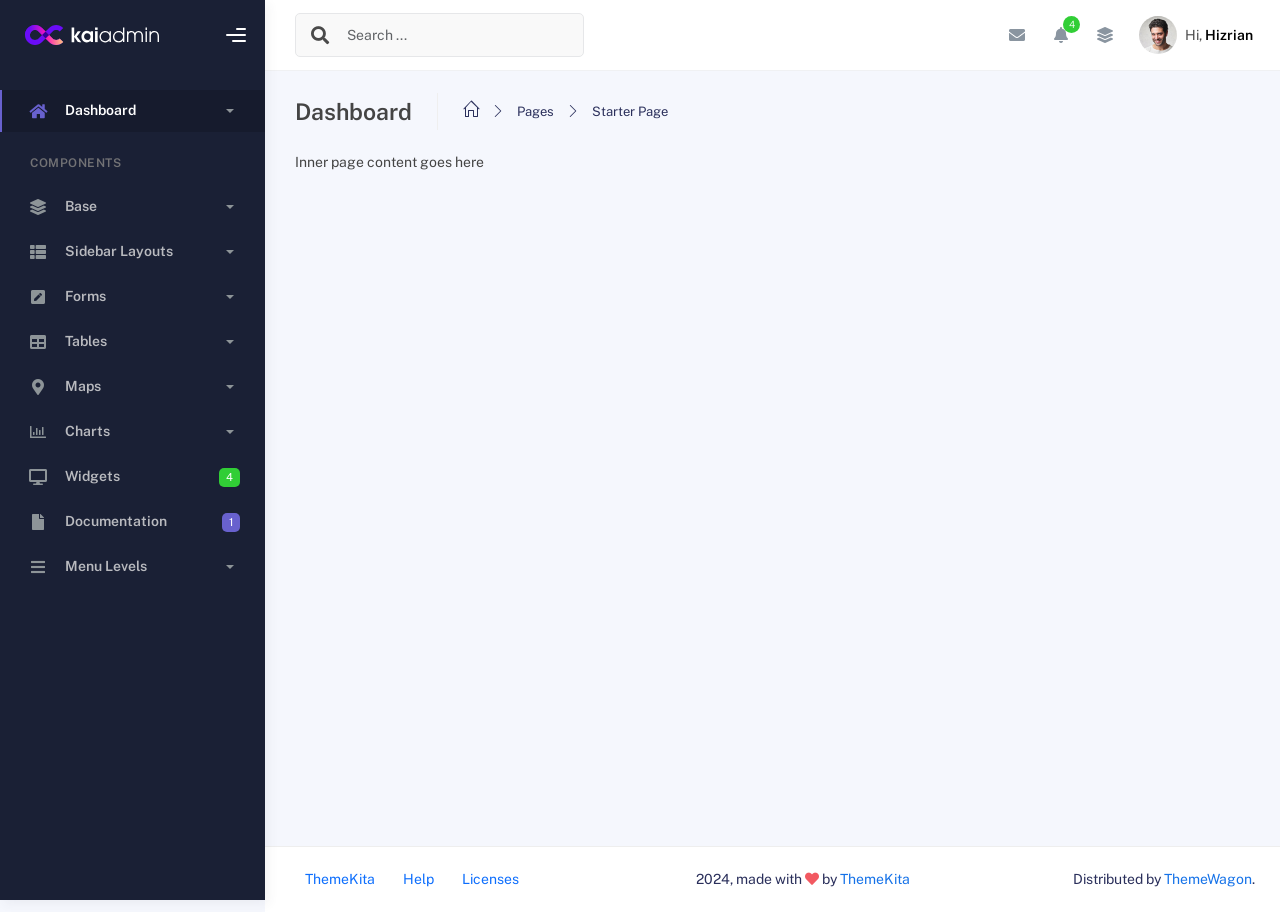
<file: public/template/starter-template.html>
<!DOCTYPE html>
<html lang="en">
  <head>
    <meta http-equiv="X-UA-Compatible" content="IE=edge" />
    <title>Kaiadmin - Bootstrap 5 Admin Dashboard</title>
    <meta
      content="width=device-width, initial-scale=1.0, shrink-to-fit=no"
      name="viewport"
    />
    <link
      rel="icon"
      href="assets/img/kaiadmin/favicon.ico"
      type="image/x-icon"
    />

    <!-- Fonts and icons -->
    <script src="assets/js/plugin/webfont/webfont.min.js"></script>
    <script>
      WebFont.load({
        google: { families: ["Public Sans:300,400,500,600,700"] },
        custom: {
          families: [
            "Font Awesome 5 Solid",
            "Font Awesome 5 Regular",
            "Font Awesome 5 Brands",
            "simple-line-icons",
          ],
          urls: ["assets/css/fonts.min.css"],
        },
        active: function () {
          sessionStorage.fonts = true;
        },
      });
    </script>

    <!-- CSS Files -->
    <link rel="stylesheet" href="assets/css/bootstrap.min.css" />
    <link rel="stylesheet" href="assets/css/plugins.min.css" />
    <link rel="stylesheet" href="assets/css/kaiadmin.min.css" />

    <!-- CSS Just for demo purpose, don't include it in your project -->
    <link rel="stylesheet" href="assets/css/demo.css" />
  </head>
  <body>
    <div class="wrapper">
      <!-- Sidebar -->
      <div class="sidebar" data-background-color="dark">
        <div class="sidebar-logo">
          <!-- Logo Header -->
          <div class="logo-header" data-background-color="dark">
            <a href="index.html" class="logo">
              <img
                src="assets/img/kaiadmin/logo_light.svg"
                alt="navbar brand"
                class="navbar-brand"
                height="20"
              />
            </a>
            <div class="nav-toggle">
              <button class="btn btn-toggle toggle-sidebar">
                <i class="gg-menu-right"></i>
              </button>
              <button class="btn btn-toggle sidenav-toggler">
                <i class="gg-menu-left"></i>
              </button>
            </div>
            <button class="topbar-toggler more">
              <i class="gg-more-vertical-alt"></i>
            </button>
          </div>
          <!-- End Logo Header -->
        </div>
        <div class="sidebar-wrapper scrollbar scrollbar-inner">
          <div class="sidebar-content">
            <ul class="nav nav-secondary">
              <li class="nav-item active">
                <a
                  data-bs-toggle="collapse"
                  href="#dashboard"
                  class="collapsed"
                  aria-expanded="false"
                >
                  <i class="fas fa-home"></i>
                  <p>Dashboard</p>
                  <span class="caret"></span>
                </a>
                <div class="collapse" id="dashboard">
                  <ul class="nav nav-collapse">
                    <li>
                      <a href="../demo1/index.html">
                        <span class="sub-item">Dashboard 1</span>
                      </a>
                    </li>
                  </ul>
                </div>
              </li>
              <li class="nav-section">
                <span class="sidebar-mini-icon">
                  <i class="fa fa-ellipsis-h"></i>
                </span>
                <h4 class="text-section">Components</h4>
              </li>
              <li class="nav-item">
                <a data-bs-toggle="collapse" href="#base">
                  <i class="fas fa-layer-group"></i>
                  <p>Base</p>
                  <span class="caret"></span>
                </a>
                <div class="collapse" id="base">
                  <ul class="nav nav-collapse">
                    <li>
                      <a href="components/avatars.html">
                        <span class="sub-item">Avatars</span>
                      </a>
                    </li>
                    <li>
                      <a href="components/buttons.html">
                        <span class="sub-item">Buttons</span>
                      </a>
                    </li>
                    <li>
                      <a href="components/gridsystem.html">
                        <span class="sub-item">Grid System</span>
                      </a>
                    </li>
                    <li>
                      <a href="components/panels.html">
                        <span class="sub-item">Panels</span>
                      </a>
                    </li>
                    <li>
                      <a href="components/notifications.html">
                        <span class="sub-item">Notifications</span>
                      </a>
                    </li>
                    <li>
                      <a href="components/sweetalert.html">
                        <span class="sub-item">Sweet Alert</span>
                      </a>
                    </li>
                    <li>
                      <a href="components/font-awesome-icons.html">
                        <span class="sub-item">Font Awesome Icons</span>
                      </a>
                    </li>
                    <li>
                      <a href="components/simple-line-icons.html">
                        <span class="sub-item">Simple Line Icons</span>
                      </a>
                    </li>
                    <li>
                      <a href="components/typography.html">
                        <span class="sub-item">Typography</span>
                      </a>
                    </li>
                  </ul>
                </div>
              </li>
              <li class="nav-item">
                <a data-bs-toggle="collapse" href="#sidebarLayouts">
                  <i class="fas fa-th-list"></i>
                  <p>Sidebar Layouts</p>
                  <span class="caret"></span>
                </a>
                <div class="collapse" id="sidebarLayouts">
                  <ul class="nav nav-collapse">
                    <li>
                      <a href="sidebar-style-2.html">
                        <span class="sub-item">Sidebar Style 2</span>
                      </a>
                    </li>
                    <li>
                      <a href="icon-menu.html">
                        <span class="sub-item">Icon Menu</span>
                      </a>
                    </li>
                  </ul>
                </div>
              </li>
              <li class="nav-item">
                <a data-bs-toggle="collapse" href="#forms">
                  <i class="fas fa-pen-square"></i>
                  <p>Forms</p>
                  <span class="caret"></span>
                </a>
                <div class="collapse" id="forms">
                  <ul class="nav nav-collapse">
                    <li>
                      <a href="forms/forms.html">
                        <span class="sub-item">Basic Form</span>
                      </a>
                    </li>
                  </ul>
                </div>
              </li>
              <li class="nav-item">
                <a data-bs-toggle="collapse" href="#tables">
                  <i class="fas fa-table"></i>
                  <p>Tables</p>
                  <span class="caret"></span>
                </a>
                <div class="collapse" id="tables">
                  <ul class="nav nav-collapse">
                    <li>
                      <a href="tables/tables.html">
                        <span class="sub-item">Basic Table</span>
                      </a>
                    </li>
                    <li>
                      <a href="tables/datatables.html">
                        <span class="sub-item">Datatables</span>
                      </a>
                    </li>
                  </ul>
                </div>
              </li>
              <li class="nav-item">
                <a data-bs-toggle="collapse" href="#maps">
                  <i class="fas fa-map-marker-alt"></i>
                  <p>Maps</p>
                  <span class="caret"></span>
                </a>
                <div class="collapse" id="maps">
                  <ul class="nav nav-collapse">
                    <li>
                      <a href="maps/googlemaps.html">
                        <span class="sub-item">Google Maps</span>
                      </a>
                    </li>
                    <li>
                      <a href="maps/jsvectormap.html">
                        <span class="sub-item">Jsvectormap</span>
                      </a>
                    </li>
                  </ul>
                </div>
              </li>
              <li class="nav-item">
                <a data-bs-toggle="collapse" href="#charts">
                  <i class="far fa-chart-bar"></i>
                  <p>Charts</p>
                  <span class="caret"></span>
                </a>
                <div class="collapse" id="charts">
                  <ul class="nav nav-collapse">
                    <li>
                      <a href="charts/charts.html">
                        <span class="sub-item">Chart Js</span>
                      </a>
                    </li>
                    <li>
                      <a href="charts/sparkline.html">
                        <span class="sub-item">Sparkline</span>
                      </a>
                    </li>
                  </ul>
                </div>
              </li>
              <li class="nav-item">
                <a href="widgets.html">
                  <i class="fas fa-desktop"></i>
                  <p>Widgets</p>
                  <span class="badge badge-success">4</span>
                </a>
              </li>
              <li class="nav-item">
                <a href="../../documentation/index.html">
                  <i class="fas fa-file"></i>
                  <p>Documentation</p>
                  <span class="badge badge-secondary">1</span>
                </a>
              </li>
              <li class="nav-item">
                <a data-bs-toggle="collapse" href="#submenu">
                  <i class="fas fa-bars"></i>
                  <p>Menu Levels</p>
                  <span class="caret"></span>
                </a>
                <div class="collapse" id="submenu">
                  <ul class="nav nav-collapse">
                    <li>
                      <a data-bs-toggle="collapse" href="#subnav1">
                        <span class="sub-item">Level 1</span>
                        <span class="caret"></span>
                      </a>
                      <div class="collapse" id="subnav1">
                        <ul class="nav nav-collapse subnav">
                          <li>
                            <a href="#">
                              <span class="sub-item">Level 2</span>
                            </a>
                          </li>
                          <li>
                            <a href="#">
                              <span class="sub-item">Level 2</span>
                            </a>
                          </li>
                        </ul>
                      </div>
                    </li>
                    <li>
                      <a data-bs-toggle="collapse" href="#subnav2">
                        <span class="sub-item">Level 1</span>
                        <span class="caret"></span>
                      </a>
                      <div class="collapse" id="subnav2">
                        <ul class="nav nav-collapse subnav">
                          <li>
                            <a href="#">
                              <span class="sub-item">Level 2</span>
                            </a>
                          </li>
                        </ul>
                      </div>
                    </li>
                    <li>
                      <a href="#">
                        <span class="sub-item">Level 1</span>
                      </a>
                    </li>
                  </ul>
                </div>
              </li>
            </ul>
          </div>
        </div>
      </div>
      <!-- End Sidebar -->

      <div class="main-panel">
        <div class="main-header">
          <div class="main-header-logo">
            <!-- Logo Header -->
            <div class="logo-header" data-background-color="dark">
              <a href="index.html" class="logo">
                <img
                  src="assets/img/kaiadmin/logo_light.svg"
                  alt="navbar brand"
                  class="navbar-brand"
                  height="20"
                />
              </a>
              <div class="nav-toggle">
                <button class="btn btn-toggle toggle-sidebar">
                  <i class="gg-menu-right"></i>
                </button>
                <button class="btn btn-toggle sidenav-toggler">
                  <i class="gg-menu-left"></i>
                </button>
              </div>
              <button class="topbar-toggler more">
                <i class="gg-more-vertical-alt"></i>
              </button>
            </div>
            <!-- End Logo Header -->
          </div>
          <!-- Navbar Header -->
          <nav
            class="navbar navbar-header navbar-header-transparent navbar-expand-lg border-bottom"
          >
            <div class="container-fluid">
              <nav
                class="navbar navbar-header-left navbar-expand-lg navbar-form nav-search p-0 d-none d-lg-flex"
              >
                <div class="input-group">
                  <div class="input-group-prepend">
                    <button type="submit" class="btn btn-search pe-1">
                      <i class="fa fa-search search-icon"></i>
                    </button>
                  </div>
                  <input
                    type="text"
                    placeholder="Search ..."
                    class="form-control"
                  />
                </div>
              </nav>

              <ul class="navbar-nav topbar-nav ms-md-auto align-items-center">
                <li
                  class="nav-item topbar-icon dropdown hidden-caret d-flex d-lg-none"
                >
                  <a
                    class="nav-link dropdown-toggle"
                    data-bs-toggle="dropdown"
                    href="#"
                    role="button"
                    aria-expanded="false"
                    aria-haspopup="true"
                  >
                    <i class="fa fa-search"></i>
                  </a>
                  <ul class="dropdown-menu dropdown-search animated fadeIn">
                    <form class="navbar-left navbar-form nav-search">
                      <div class="input-group">
                        <input
                          type="text"
                          placeholder="Search ..."
                          class="form-control"
                        />
                      </div>
                    </form>
                  </ul>
                </li>
                <li class="nav-item topbar-icon dropdown hidden-caret">
                  <a
                    class="nav-link dropdown-toggle"
                    href="#"
                    id="messageDropdown"
                    role="button"
                    data-bs-toggle="dropdown"
                    aria-haspopup="true"
                    aria-expanded="false"
                  >
                    <i class="fa fa-envelope"></i>
                  </a>
                  <ul
                    class="dropdown-menu messages-notif-box animated fadeIn"
                    aria-labelledby="messageDropdown"
                  >
                    <li>
                      <div
                        class="dropdown-title d-flex justify-content-between align-items-center"
                      >
                        Messages
                        <a href="#" class="small">Mark all as read</a>
                      </div>
                    </li>
                    <li>
                      <div class="message-notif-scroll scrollbar-outer">
                        <div class="notif-center">
                          <a href="#">
                            <div class="notif-img">
                              <img
                                src="assets/img/jm_denis.jpg"
                                alt="Img Profile"
                              />
                            </div>
                            <div class="notif-content">
                              <span class="subject">Jimmy Denis</span>
                              <span class="block"> How are you ? </span>
                              <span class="time">5 minutes ago</span>
                            </div>
                          </a>
                          <a href="#">
                            <div class="notif-img">
                              <img
                                src="assets/img/chadengle.jpg"
                                alt="Img Profile"
                              />
                            </div>
                            <div class="notif-content">
                              <span class="subject">Chad</span>
                              <span class="block"> Ok, Thanks ! </span>
                              <span class="time">12 minutes ago</span>
                            </div>
                          </a>
                          <a href="#">
                            <div class="notif-img">
                              <img
                                src="assets/img/mlane.jpg"
                                alt="Img Profile"
                              />
                            </div>
                            <div class="notif-content">
                              <span class="subject">Jhon Doe</span>
                              <span class="block">
                                Ready for the meeting today...
                              </span>
                              <span class="time">12 minutes ago</span>
                            </div>
                          </a>
                          <a href="#">
                            <div class="notif-img">
                              <img
                                src="assets/img/talha.jpg"
                                alt="Img Profile"
                              />
                            </div>
                            <div class="notif-content">
                              <span class="subject">Talha</span>
                              <span class="block"> Hi, Apa Kabar ? </span>
                              <span class="time">17 minutes ago</span>
                            </div>
                          </a>
                        </div>
                      </div>
                    </li>
                    <li>
                      <a class="see-all" href="javascript:void(0);"
                        >See all messages<i class="fa fa-angle-right"></i>
                      </a>
                    </li>
                  </ul>
                </li>
                <li class="nav-item topbar-icon dropdown hidden-caret">
                  <a
                    class="nav-link dropdown-toggle"
                    href="#"
                    id="notifDropdown"
                    role="button"
                    data-bs-toggle="dropdown"
                    aria-haspopup="true"
                    aria-expanded="false"
                  >
                    <i class="fa fa-bell"></i>
                    <span class="notification">4</span>
                  </a>
                  <ul
                    class="dropdown-menu notif-box animated fadeIn"
                    aria-labelledby="notifDropdown"
                  >
                    <li>
                      <div class="dropdown-title">
                        You have 4 new notification
                      </div>
                    </li>
                    <li>
                      <div class="notif-scroll scrollbar-outer">
                        <div class="notif-center">
                          <a href="#">
                            <div class="notif-icon notif-primary">
                              <i class="fa fa-user-plus"></i>
                            </div>
                            <div class="notif-content">
                              <span class="block"> New user registered </span>
                              <span class="time">5 minutes ago</span>
                            </div>
                          </a>
                          <a href="#">
                            <div class="notif-icon notif-success">
                              <i class="fa fa-comment"></i>
                            </div>
                            <div class="notif-content">
                              <span class="block">
                                Rahmad commented on Admin
                              </span>
                              <span class="time">12 minutes ago</span>
                            </div>
                          </a>
                          <a href="#">
                            <div class="notif-img">
                              <img
                                src="assets/img/profile2.jpg"
                                alt="Img Profile"
                              />
                            </div>
                            <div class="notif-content">
                              <span class="block">
                                Reza send messages to you
                              </span>
                              <span class="time">12 minutes ago</span>
                            </div>
                          </a>
                          <a href="#">
                            <div class="notif-icon notif-danger">
                              <i class="fa fa-heart"></i>
                            </div>
                            <div class="notif-content">
                              <span class="block"> Farrah liked Admin </span>
                              <span class="time">17 minutes ago</span>
                            </div>
                          </a>
                        </div>
                      </div>
                    </li>
                    <li>
                      <a class="see-all" href="javascript:void(0);"
                        >See all notifications<i class="fa fa-angle-right"></i>
                      </a>
                    </li>
                  </ul>
                </li>
                <li class="nav-item topbar-icon dropdown hidden-caret">
                  <a
                    class="nav-link"
                    data-bs-toggle="dropdown"
                    href="#"
                    aria-expanded="false"
                  >
                    <i class="fas fa-layer-group"></i>
                  </a>
                  <div class="dropdown-menu quick-actions animated fadeIn">
                    <div class="quick-actions-header">
                      <span class="title mb-1">Quick Actions</span>
                      <span class="subtitle op-7">Shortcuts</span>
                    </div>
                    <div class="quick-actions-scroll scrollbar-outer">
                      <div class="quick-actions-items">
                        <div class="row m-0">
                          <a class="col-6 col-md-4 p-0" href="#">
                            <div class="quick-actions-item">
                              <div class="avatar-item bg-danger rounded-circle">
                                <i class="far fa-calendar-alt"></i>
                              </div>
                              <span class="text">Calendar</span>
                            </div>
                          </a>
                          <a class="col-6 col-md-4 p-0" href="#">
                            <div class="quick-actions-item">
                              <div
                                class="avatar-item bg-warning rounded-circle"
                              >
                                <i class="fas fa-map"></i>
                              </div>
                              <span class="text">Maps</span>
                            </div>
                          </a>
                          <a class="col-6 col-md-4 p-0" href="#">
                            <div class="quick-actions-item">
                              <div class="avatar-item bg-info rounded-circle">
                                <i class="fas fa-file-excel"></i>
                              </div>
                              <span class="text">Reports</span>
                            </div>
                          </a>
                          <a class="col-6 col-md-4 p-0" href="#">
                            <div class="quick-actions-item">
                              <div
                                class="avatar-item bg-success rounded-circle"
                              >
                                <i class="fas fa-envelope"></i>
                              </div>
                              <span class="text">Emails</span>
                            </div>
                          </a>
                          <a class="col-6 col-md-4 p-0" href="#">
                            <div class="quick-actions-item">
                              <div
                                class="avatar-item bg-primary rounded-circle"
                              >
                                <i class="fas fa-file-invoice-dollar"></i>
                              </div>
                              <span class="text">Invoice</span>
                            </div>
                          </a>
                          <a class="col-6 col-md-4 p-0" href="#">
                            <div class="quick-actions-item">
                              <div
                                class="avatar-item bg-secondary rounded-circle"
                              >
                                <i class="fas fa-credit-card"></i>
                              </div>
                              <span class="text">Payments</span>
                            </div>
                          </a>
                        </div>
                      </div>
                    </div>
                  </div>
                </li>

                <li class="nav-item topbar-user dropdown hidden-caret">
                  <a
                    class="dropdown-toggle profile-pic"
                    data-bs-toggle="dropdown"
                    href="#"
                    aria-expanded="false"
                  >
                    <div class="avatar-sm">
                      <img
                        src="assets/img/profile.jpg"
                        alt="..."
                        class="avatar-img rounded-circle"
                      />
                    </div>
                    <span class="profile-username">
                      <span class="op-7">Hi,</span>
                      <span class="fw-bold">Hizrian</span>
                    </span>
                  </a>
                  <ul class="dropdown-menu dropdown-user animated fadeIn">
                    <div class="dropdown-user-scroll scrollbar-outer">
                      <li>
                        <div class="user-box">
                          <div class="avatar-lg">
                            <img
                              src="assets/img/profile.jpg"
                              alt="image profile"
                              class="avatar-img rounded"
                            />
                          </div>
                          <div class="u-text">
                            <h4>Hizrian</h4>
                            <p class="text-muted">hello@example.com</p>
                            <a
                              href="profile.html"
                              class="btn btn-xs btn-secondary btn-sm"
                              >View Profile</a
                            >
                          </div>
                        </div>
                      </li>
                      <li>
                        <div class="dropdown-divider"></div>
                        <a class="dropdown-item" href="#">My Profile</a>
                        <a class="dropdown-item" href="#">My Balance</a>
                        <a class="dropdown-item" href="#">Inbox</a>
                        <div class="dropdown-divider"></div>
                        <a class="dropdown-item" href="#">Account Setting</a>
                        <div class="dropdown-divider"></div>
                        <a class="dropdown-item" href="#">Logout</a>
                      </li>
                    </div>
                  </ul>
                </li>
              </ul>
            </div>
          </nav>
          <!-- End Navbar -->
        </div>

        <div class="container">
          <div class="page-inner">
            <div class="page-header">
              <h4 class="page-title">Dashboard</h4>
              <ul class="breadcrumbs">
                <li class="nav-home">
                  <a href="#">
                    <i class="icon-home"></i>
                  </a>
                </li>
                <li class="separator">
                  <i class="icon-arrow-right"></i>
                </li>
                <li class="nav-item">
                  <a href="#">Pages</a>
                </li>
                <li class="separator">
                  <i class="icon-arrow-right"></i>
                </li>
                <li class="nav-item">
                  <a href="#">Starter Page</a>
                </li>
              </ul>
            </div>
            <div class="page-category">Inner page content goes here</div>
          </div>
        </div>

        <footer class="footer">
          <div class="container-fluid d-flex justify-content-between">
            <nav class="pull-left">
              <ul class="nav">
                <li class="nav-item">
                  <a class="nav-link" href="http://www.themekita.com">
                    ThemeKita
                  </a>
                </li>
                <li class="nav-item">
                  <a class="nav-link" href="#"> Help </a>
                </li>
                <li class="nav-item">
                  <a class="nav-link" href="#"> Licenses </a>
                </li>
              </ul>
            </nav>
            <div class="copyright">
              2024, made with <i class="fa fa-heart heart text-danger"></i> by
              <a href="http://www.themekita.com">ThemeKita</a>
            </div>
            <div>
              Distributed by
              <a target="_blank" href="https://themewagon.com/">ThemeWagon</a>.
            </div>
          </div>
        </footer>
      </div>
    </div>
    <!--   Core JS Files   -->
    <script src="assets/js/core/jquery-3.7.1.min.js"></script>
    <script src="assets/js/core/popper.min.js"></script>
    <script src="assets/js/core/bootstrap.min.js"></script>

    <!-- jQuery Scrollbar -->
    <script src="assets/js/plugin/jquery-scrollbar/jquery.scrollbar.min.js"></script>

    <!-- Chart JS -->
    <script src="assets/js/plugin/chart.js/chart.min.js"></script>

    <!-- jQuery Sparkline -->
    <script src="assets/js/plugin/jquery.sparkline/jquery.sparkline.min.js"></script>

    <!-- Chart Circle -->
    <script src="assets/js/plugin/chart-circle/circles.min.js"></script>

    <!-- Datatables -->
    <script src="assets/js/plugin/datatables/datatables.min.js"></script>

    <!-- Bootstrap Notify -->
    <script src="assets/js/plugin/bootstrap-notify/bootstrap-notify.min.js"></script>

    <!-- jQuery Vector Maps -->
    <script src="assets/js/plugin/jsvectormap/jsvectormap.min.js"></script>
    <script src="assets/js/plugin/jsvectormap/world.js"></script>

    <!-- Google Maps Plugin -->
    <script src="assets/js/plugin/gmaps/gmaps.js"></script>

    <!-- Sweet Alert -->
    <script src="assets/js/plugin/sweetalert/sweetalert.min.js"></script>

    <!-- Kaiadmin JS -->
    <script src="assets/js/kaiadmin.min.js"></script>
  </body>
</html>
</file>
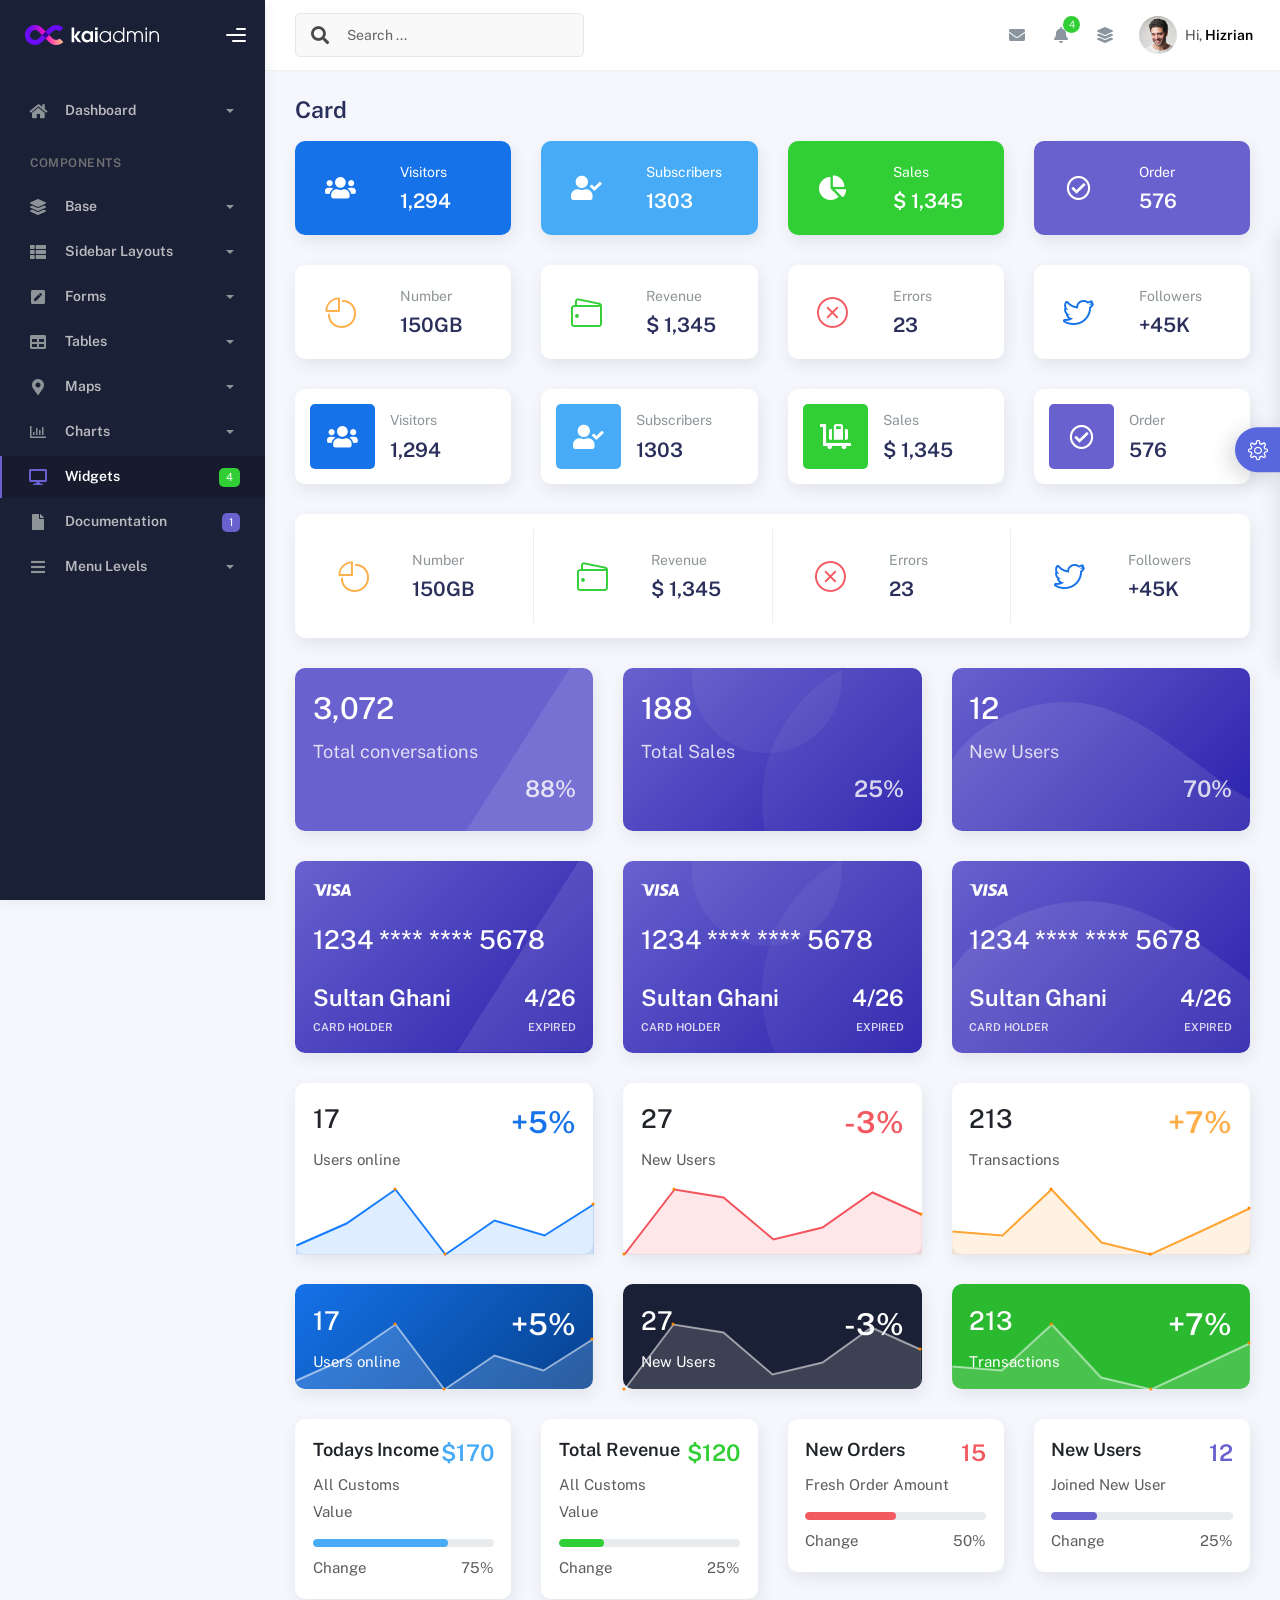
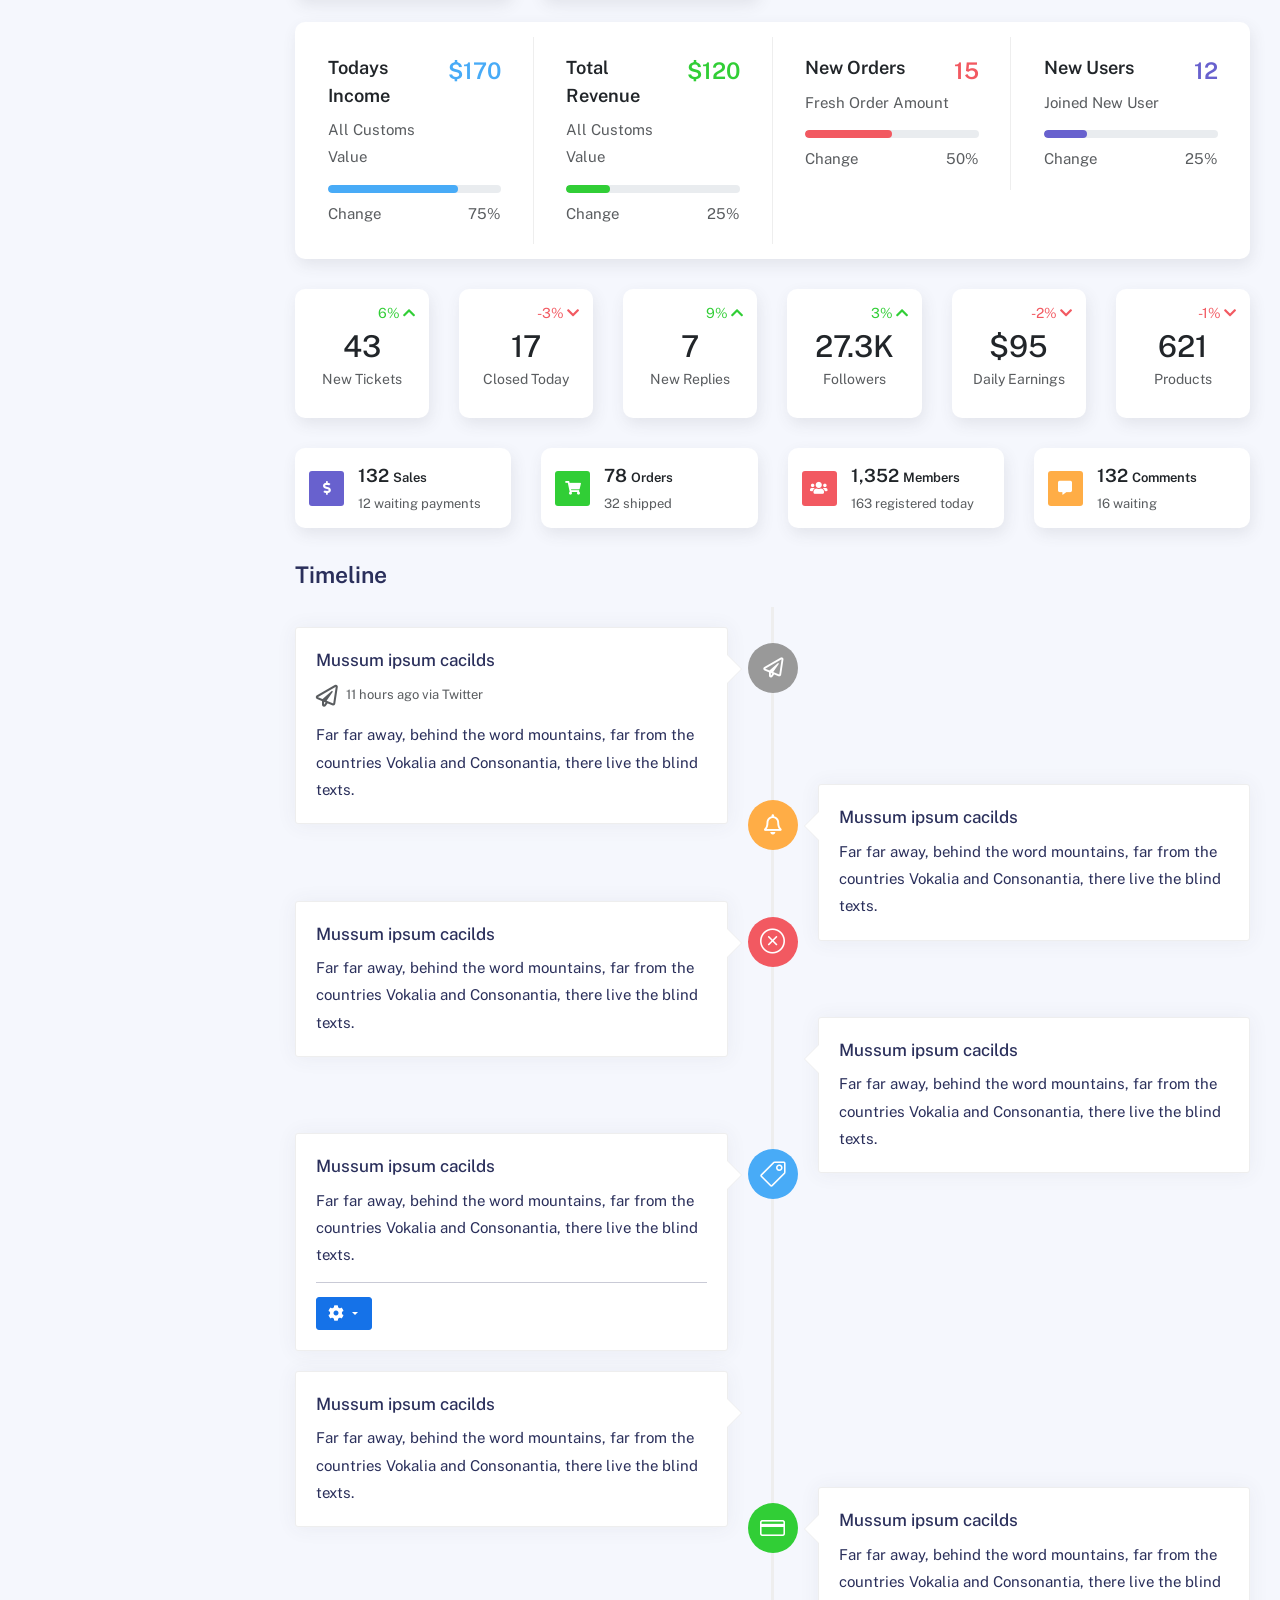
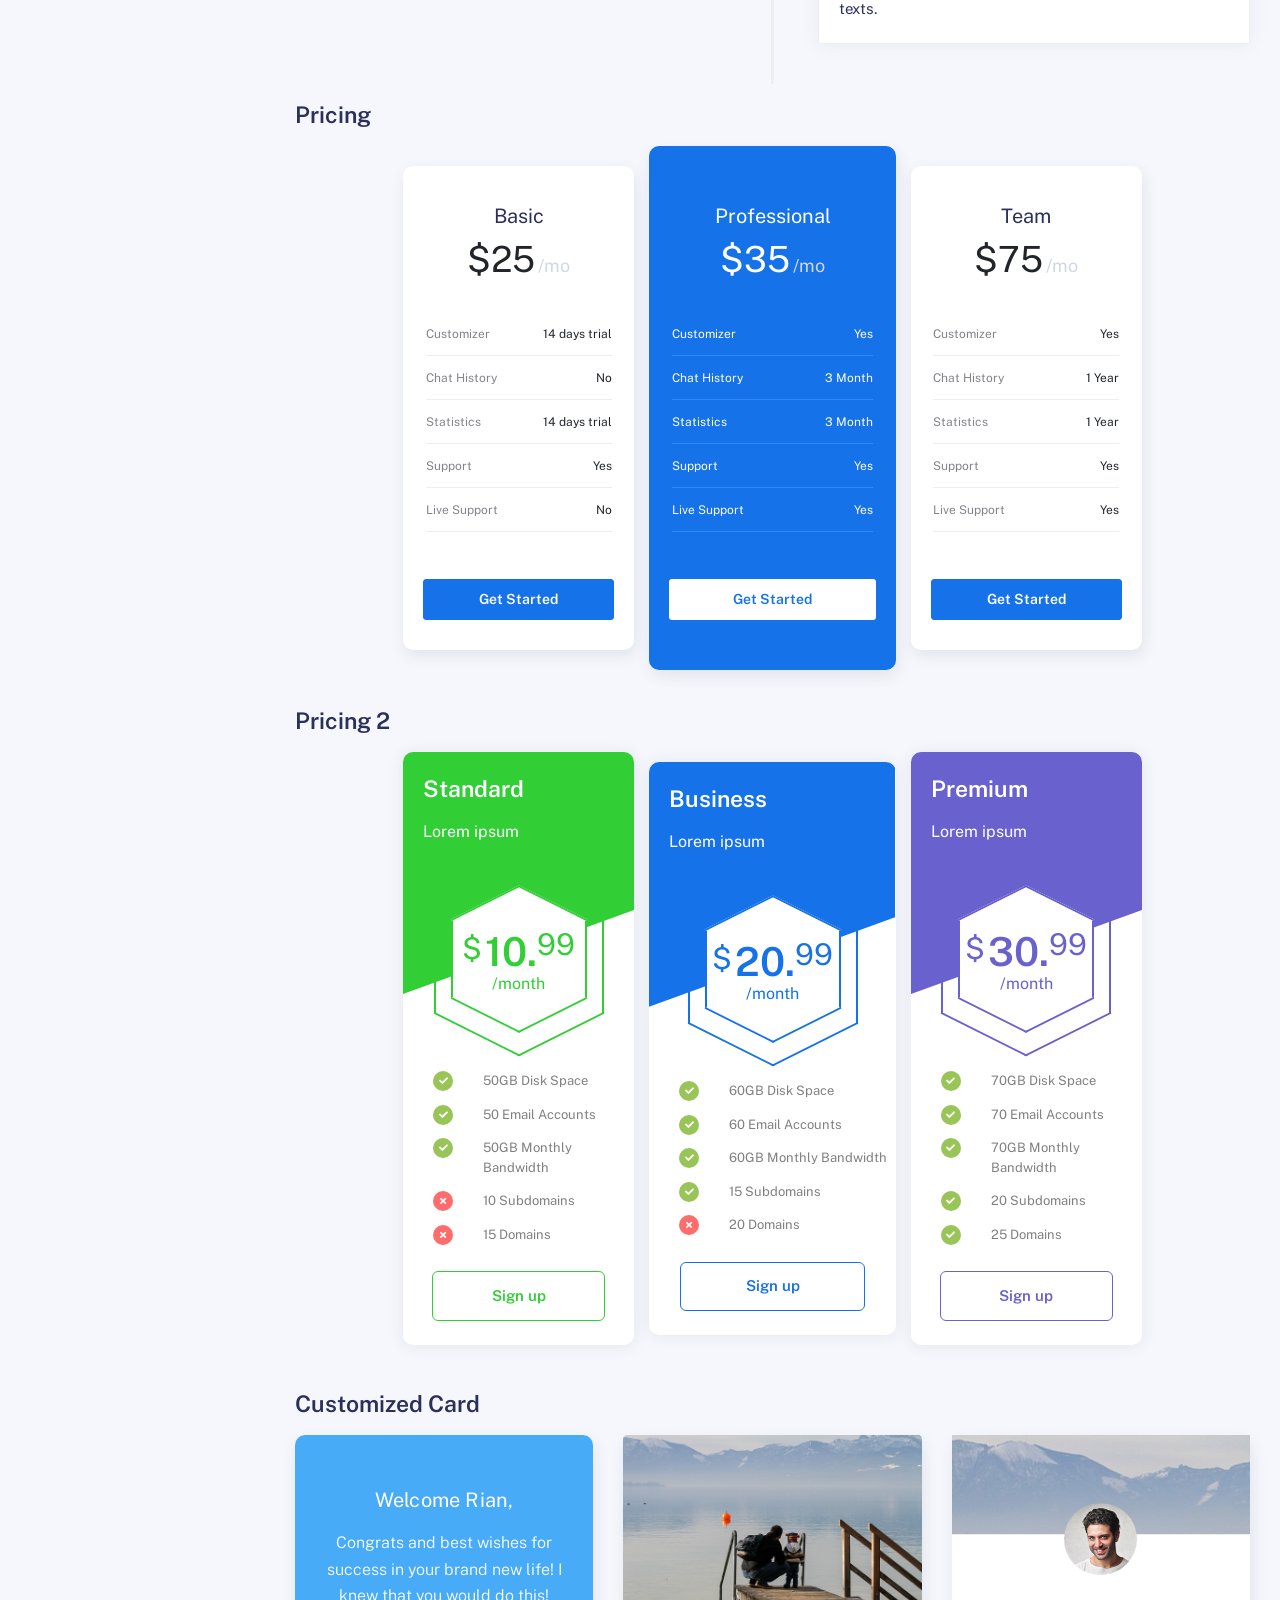
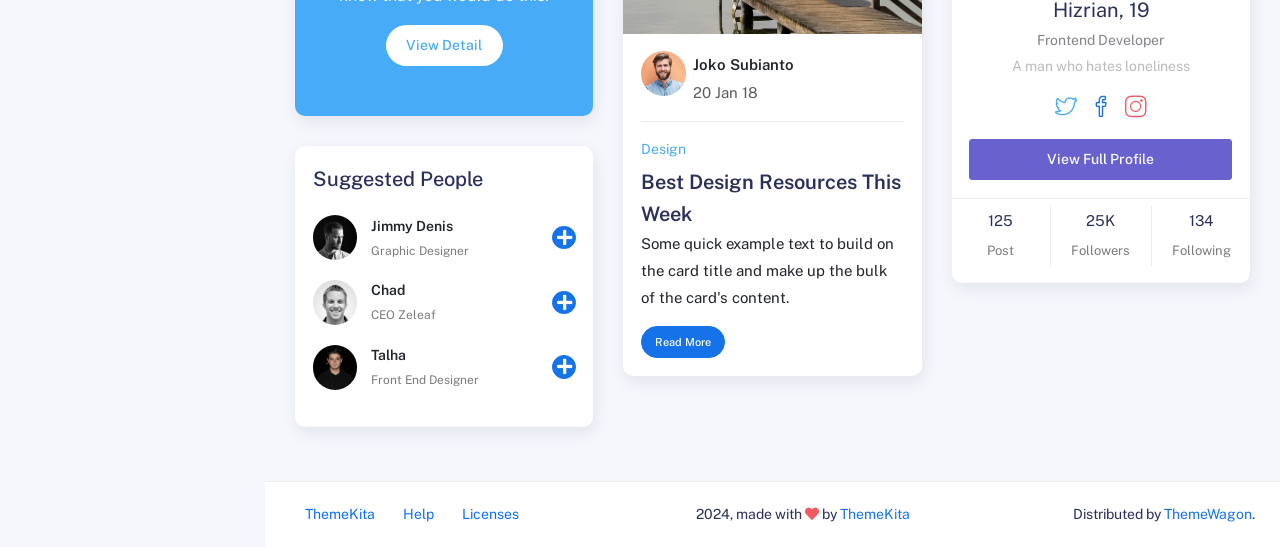
<file: public/template/widgets.html>
<!DOCTYPE html>
<html lang="en">
  <head>
    <meta http-equiv="X-UA-Compatible" content="IE=edge" />
    <title>Widgets - Kaiadmin Bootstrap 5 Admin Dashboard</title>
    <meta
      content="width=device-width, initial-scale=1.0, shrink-to-fit=no"
      name="viewport"
    />
    <link
      rel="icon"
      href="assets/img/kaiadmin/favicon.ico"
      type="image/x-icon"
    />

    <!-- Fonts and icons -->
    <script src="assets/js/plugin/webfont/webfont.min.js"></script>
    <script>
      WebFont.load({
        google: { families: ["Public Sans:300,400,500,600,700"] },
        custom: {
          families: [
            "Font Awesome 5 Solid",
            "Font Awesome 5 Regular",
            "Font Awesome 5 Brands",
            "simple-line-icons",
          ],
          urls: ["assets/css/fonts.min.css"],
        },
        active: function () {
          sessionStorage.fonts = true;
        },
      });
    </script>

    <!-- CSS Files -->
    <link rel="stylesheet" href="assets/css/bootstrap.min.css" />
    <link rel="stylesheet" href="assets/css/plugins.min.css" />
    <link rel="stylesheet" href="assets/css/kaiadmin.min.css" />

    <!-- CSS Just for demo purpose, don't include it in your project -->
    <link rel="stylesheet" href="assets/css/demo.css" />
  </head>
  <body>
    <div class="wrapper">
      <!-- Sidebar -->
      <div class="sidebar" data-background-color="dark">
        <div class="sidebar-logo">
          <!-- Logo Header -->
          <div class="logo-header" data-background-color="dark">
            <a href="index.html" class="logo">
              <img
                src="assets/img/kaiadmin/logo_light.svg"
                alt="navbar brand"
                class="navbar-brand"
                height="20"
              />
            </a>
            <div class="nav-toggle">
              <button class="btn btn-toggle toggle-sidebar">
                <i class="gg-menu-right"></i>
              </button>
              <button class="btn btn-toggle sidenav-toggler">
                <i class="gg-menu-left"></i>
              </button>
            </div>
            <button class="topbar-toggler more">
              <i class="gg-more-vertical-alt"></i>
            </button>
          </div>
          <!-- End Logo Header -->
        </div>
        <div class="sidebar-wrapper scrollbar scrollbar-inner">
          <div class="sidebar-content">
            <ul class="nav nav-secondary">
              <li class="nav-item">
                <a
                  data-bs-toggle="collapse"
                  href="#dashboard"
                  class="collapsed"
                  aria-expanded="false"
                >
                  <i class="fas fa-home"></i>
                  <p>Dashboard</p>
                  <span class="caret"></span>
                </a>
                <div class="collapse" id="dashboard">
                  <ul class="nav nav-collapse">
                    <li>
                      <a href="../demo1/index.html">
                        <span class="sub-item">Dashboard 1</span>
                      </a>
                    </li>
                  </ul>
                </div>
              </li>
              <li class="nav-section">
                <span class="sidebar-mini-icon">
                  <i class="fa fa-ellipsis-h"></i>
                </span>
                <h4 class="text-section">Components</h4>
              </li>
              <li class="nav-item">
                <a data-bs-toggle="collapse" href="#base">
                  <i class="fas fa-layer-group"></i>
                  <p>Base</p>
                  <span class="caret"></span>
                </a>
                <div class="collapse" id="base">
                  <ul class="nav nav-collapse">
                    <li>
                      <a href="components/avatars.html">
                        <span class="sub-item">Avatars</span>
                      </a>
                    </li>
                    <li>
                      <a href="components/buttons.html">
                        <span class="sub-item">Buttons</span>
                      </a>
                    </li>
                    <li>
                      <a href="components/gridsystem.html">
                        <span class="sub-item">Grid System</span>
                      </a>
                    </li>
                    <li>
                      <a href="components/panels.html">
                        <span class="sub-item">Panels</span>
                      </a>
                    </li>
                    <li>
                      <a href="components/notifications.html">
                        <span class="sub-item">Notifications</span>
                      </a>
                    </li>
                    <li>
                      <a href="components/sweetalert.html">
                        <span class="sub-item">Sweet Alert</span>
                      </a>
                    </li>
                    <li>
                      <a href="components/font-awesome-icons.html">
                        <span class="sub-item">Font Awesome Icons</span>
                      </a>
                    </li>
                    <li>
                      <a href="components/simple-line-icons.html">
                        <span class="sub-item">Simple Line Icons</span>
                      </a>
                    </li>
                    <li>
                      <a href="components/typography.html">
                        <span class="sub-item">Typography</span>
                      </a>
                    </li>
                  </ul>
                </div>
              </li>
              <li class="nav-item">
                <a data-bs-toggle="collapse" href="#sidebarLayouts">
                  <i class="fas fa-th-list"></i>
                  <p>Sidebar Layouts</p>
                  <span class="caret"></span>
                </a>
                <div class="collapse" id="sidebarLayouts">
                  <ul class="nav nav-collapse">
                    <li>
                      <a href="sidebar-style-2.html">
                        <span class="sub-item">Sidebar Style 2</span>
                      </a>
                    </li>
                    <li>
                      <a href="icon-menu.html">
                        <span class="sub-item">Icon Menu</span>
                      </a>
                    </li>
                  </ul>
                </div>
              </li>
              <li class="nav-item">
                <a data-bs-toggle="collapse" href="#forms">
                  <i class="fas fa-pen-square"></i>
                  <p>Forms</p>
                  <span class="caret"></span>
                </a>
                <div class="collapse" id="forms">
                  <ul class="nav nav-collapse">
                    <li>
                      <a href="forms/forms.html">
                        <span class="sub-item">Basic Form</span>
                      </a>
                    </li>
                  </ul>
                </div>
              </li>
              <li class="nav-item">
                <a data-bs-toggle="collapse" href="#tables">
                  <i class="fas fa-table"></i>
                  <p>Tables</p>
                  <span class="caret"></span>
                </a>
                <div class="collapse" id="tables">
                  <ul class="nav nav-collapse">
                    <li>
                      <a href="tables/tables.html">
                        <span class="sub-item">Basic Table</span>
                      </a>
                    </li>
                    <li>
                      <a href="tables/datatables.html">
                        <span class="sub-item">Datatables</span>
                      </a>
                    </li>
                  </ul>
                </div>
              </li>
              <li class="nav-item">
                <a data-bs-toggle="collapse" href="#maps">
                  <i class="fas fa-map-marker-alt"></i>
                  <p>Maps</p>
                  <span class="caret"></span>
                </a>
                <div class="collapse" id="maps">
                  <ul class="nav nav-collapse">
                    <li>
                      <a href="maps/googlemaps.html">
                        <span class="sub-item">Google Maps</span>
                      </a>
                    </li>
                    <li>
                      <a href="maps/jsvectormap.html">
                        <span class="sub-item">Jsvectormap</span>
                      </a>
                    </li>
                  </ul>
                </div>
              </li>
              <li class="nav-item">
                <a data-bs-toggle="collapse" href="#charts">
                  <i class="far fa-chart-bar"></i>
                  <p>Charts</p>
                  <span class="caret"></span>
                </a>
                <div class="collapse" id="charts">
                  <ul class="nav nav-collapse">
                    <li>
                      <a href="charts/charts.html">
                        <span class="sub-item">Chart Js</span>
                      </a>
                    </li>
                    <li>
                      <a href="charts/sparkline.html">
                        <span class="sub-item">Sparkline</span>
                      </a>
                    </li>
                  </ul>
                </div>
              </li>
              <li class="nav-item active">
                <a href="widgets.html">
                  <i class="fas fa-desktop"></i>
                  <p>Widgets</p>
                  <span class="badge badge-success">4</span>
                </a>
              </li>
              <li class="nav-item">
                <a href="../../documentation/index.html">
                  <i class="fas fa-file"></i>
                  <p>Documentation</p>
                  <span class="badge badge-secondary">1</span>
                </a>
              </li>
              <li class="nav-item">
                <a data-bs-toggle="collapse" href="#submenu">
                  <i class="fas fa-bars"></i>
                  <p>Menu Levels</p>
                  <span class="caret"></span>
                </a>
                <div class="collapse" id="submenu">
                  <ul class="nav nav-collapse">
                    <li>
                      <a data-bs-toggle="collapse" href="#subnav1">
                        <span class="sub-item">Level 1</span>
                        <span class="caret"></span>
                      </a>
                      <div class="collapse" id="subnav1">
                        <ul class="nav nav-collapse subnav">
                          <li>
                            <a href="#">
                              <span class="sub-item">Level 2</span>
                            </a>
                          </li>
                          <li>
                            <a href="#">
                              <span class="sub-item">Level 2</span>
                            </a>
                          </li>
                        </ul>
                      </div>
                    </li>
                    <li>
                      <a data-bs-toggle="collapse" href="#subnav2">
                        <span class="sub-item">Level 1</span>
                        <span class="caret"></span>
                      </a>
                      <div class="collapse" id="subnav2">
                        <ul class="nav nav-collapse subnav">
                          <li>
                            <a href="#">
                              <span class="sub-item">Level 2</span>
                            </a>
                          </li>
                        </ul>
                      </div>
                    </li>
                    <li>
                      <a href="#">
                        <span class="sub-item">Level 1</span>
                      </a>
                    </li>
                  </ul>
                </div>
              </li>
            </ul>
          </div>
        </div>
      </div>
      <!-- End Sidebar -->

      <div class="main-panel">
        <div class="main-header">
          <div class="main-header-logo">
            <!-- Logo Header -->
            <div class="logo-header" data-background-color="dark">
              <a href="index.html" class="logo">
                <img
                  src="assets/img/kaiadmin/logo_light.svg"
                  alt="navbar brand"
                  class="navbar-brand"
                  height="20"
                />
              </a>
              <div class="nav-toggle">
                <button class="btn btn-toggle toggle-sidebar">
                  <i class="gg-menu-right"></i>
                </button>
                <button class="btn btn-toggle sidenav-toggler">
                  <i class="gg-menu-left"></i>
                </button>
              </div>
              <button class="topbar-toggler more">
                <i class="gg-more-vertical-alt"></i>
              </button>
            </div>
            <!-- End Logo Header -->
          </div>
          <!-- Navbar Header -->
          <nav
            class="navbar navbar-header navbar-header-transparent navbar-expand-lg border-bottom"
          >
            <div class="container-fluid">
              <nav
                class="navbar navbar-header-left navbar-expand-lg navbar-form nav-search p-0 d-none d-lg-flex"
              >
                <div class="input-group">
                  <div class="input-group-prepend">
                    <button type="submit" class="btn btn-search pe-1">
                      <i class="fa fa-search search-icon"></i>
                    </button>
                  </div>
                  <input
                    type="text"
                    placeholder="Search ..."
                    class="form-control"
                  />
                </div>
              </nav>

              <ul class="navbar-nav topbar-nav ms-md-auto align-items-center">
                <li
                  class="nav-item topbar-icon dropdown hidden-caret d-flex d-lg-none"
                >
                  <a
                    class="nav-link dropdown-toggle"
                    data-bs-toggle="dropdown"
                    href="#"
                    role="button"
                    aria-expanded="false"
                    aria-haspopup="true"
                  >
                    <i class="fa fa-search"></i>
                  </a>
                  <ul class="dropdown-menu dropdown-search animated fadeIn">
                    <form class="navbar-left navbar-form nav-search">
                      <div class="input-group">
                        <input
                          type="text"
                          placeholder="Search ..."
                          class="form-control"
                        />
                      </div>
                    </form>
                  </ul>
                </li>
                <li class="nav-item topbar-icon dropdown hidden-caret">
                  <a
                    class="nav-link dropdown-toggle"
                    href="#"
                    id="messageDropdown"
                    role="button"
                    data-bs-toggle="dropdown"
                    aria-haspopup="true"
                    aria-expanded="false"
                  >
                    <i class="fa fa-envelope"></i>
                  </a>
                  <ul
                    class="dropdown-menu messages-notif-box animated fadeIn"
                    aria-labelledby="messageDropdown"
                  >
                    <li>
                      <div
                        class="dropdown-title d-flex justify-content-between align-items-center"
                      >
                        Messages
                        <a href="#" class="small">Mark all as read</a>
                      </div>
                    </li>
                    <li>
                      <div class="message-notif-scroll scrollbar-outer">
                        <div class="notif-center">
                          <a href="#">
                            <div class="notif-img">
                              <img
                                src="assets/img/jm_denis.jpg"
                                alt="Img Profile"
                              />
                            </div>
                            <div class="notif-content">
                              <span class="subject">Jimmy Denis</span>
                              <span class="block"> How are you ? </span>
                              <span class="time">5 minutes ago</span>
                            </div>
                          </a>
                          <a href="#">
                            <div class="notif-img">
                              <img
                                src="assets/img/chadengle.jpg"
                                alt="Img Profile"
                              />
                            </div>
                            <div class="notif-content">
                              <span class="subject">Chad</span>
                              <span class="block"> Ok, Thanks ! </span>
                              <span class="time">12 minutes ago</span>
                            </div>
                          </a>
                          <a href="#">
                            <div class="notif-img">
                              <img
                                src="assets/img/mlane.jpg"
                                alt="Img Profile"
                              />
                            </div>
                            <div class="notif-content">
                              <span class="subject">Jhon Doe</span>
                              <span class="block">
                                Ready for the meeting today...
                              </span>
                              <span class="time">12 minutes ago</span>
                            </div>
                          </a>
                          <a href="#">
                            <div class="notif-img">
                              <img
                                src="assets/img/talha.jpg"
                                alt="Img Profile"
                              />
                            </div>
                            <div class="notif-content">
                              <span class="subject">Talha</span>
                              <span class="block"> Hi, Apa Kabar ? </span>
                              <span class="time">17 minutes ago</span>
                            </div>
                          </a>
                        </div>
                      </div>
                    </li>
                    <li>
                      <a class="see-all" href="javascript:void(0);"
                        >See all messages<i class="fa fa-angle-right"></i>
                      </a>
                    </li>
                  </ul>
                </li>
                <li class="nav-item topbar-icon dropdown hidden-caret">
                  <a
                    class="nav-link dropdown-toggle"
                    href="#"
                    id="notifDropdown"
                    role="button"
                    data-bs-toggle="dropdown"
                    aria-haspopup="true"
                    aria-expanded="false"
                  >
                    <i class="fa fa-bell"></i>
                    <span class="notification">4</span>
                  </a>
                  <ul
                    class="dropdown-menu notif-box animated fadeIn"
                    aria-labelledby="notifDropdown"
                  >
                    <li>
                      <div class="dropdown-title">
                        You have 4 new notification
                      </div>
                    </li>
                    <li>
                      <div class="notif-scroll scrollbar-outer">
                        <div class="notif-center">
                          <a href="#">
                            <div class="notif-icon notif-primary">
                              <i class="fa fa-user-plus"></i>
                            </div>
                            <div class="notif-content">
                              <span class="block"> New user registered </span>
                              <span class="time">5 minutes ago</span>
                            </div>
                          </a>
                          <a href="#">
                            <div class="notif-icon notif-success">
                              <i class="fa fa-comment"></i>
                            </div>
                            <div class="notif-content">
                              <span class="block">
                                Rahmad commented on Admin
                              </span>
                              <span class="time">12 minutes ago</span>
                            </div>
                          </a>
                          <a href="#">
                            <div class="notif-img">
                              <img
                                src="assets/img/profile2.jpg"
                                alt="Img Profile"
                              />
                            </div>
                            <div class="notif-content">
                              <span class="block">
                                Reza send messages to you
                              </span>
                              <span class="time">12 minutes ago</span>
                            </div>
                          </a>
                          <a href="#">
                            <div class="notif-icon notif-danger">
                              <i class="fa fa-heart"></i>
                            </div>
                            <div class="notif-content">
                              <span class="block"> Farrah liked Admin </span>
                              <span class="time">17 minutes ago</span>
                            </div>
                          </a>
                        </div>
                      </div>
                    </li>
                    <li>
                      <a class="see-all" href="javascript:void(0);"
                        >See all notifications<i class="fa fa-angle-right"></i>
                      </a>
                    </li>
                  </ul>
                </li>
                <li class="nav-item topbar-icon dropdown hidden-caret">
                  <a
                    class="nav-link"
                    data-bs-toggle="dropdown"
                    href="#"
                    aria-expanded="false"
                  >
                    <i class="fas fa-layer-group"></i>
                  </a>
                  <div class="dropdown-menu quick-actions animated fadeIn">
                    <div class="quick-actions-header">
                      <span class="title mb-1">Quick Actions</span>
                      <span class="subtitle op-7">Shortcuts</span>
                    </div>
                    <div class="quick-actions-scroll scrollbar-outer">
                      <div class="quick-actions-items">
                        <div class="row m-0">
                          <a class="col-6 col-md-4 p-0" href="#">
                            <div class="quick-actions-item">
                              <div class="avatar-item bg-danger rounded-circle">
                                <i class="far fa-calendar-alt"></i>
                              </div>
                              <span class="text">Calendar</span>
                            </div>
                          </a>
                          <a class="col-6 col-md-4 p-0" href="#">
                            <div class="quick-actions-item">
                              <div
                                class="avatar-item bg-warning rounded-circle"
                              >
                                <i class="fas fa-map"></i>
                              </div>
                              <span class="text">Maps</span>
                            </div>
                          </a>
                          <a class="col-6 col-md-4 p-0" href="#">
                            <div class="quick-actions-item">
                              <div class="avatar-item bg-info rounded-circle">
                                <i class="fas fa-file-excel"></i>
                              </div>
                              <span class="text">Reports</span>
                            </div>
                          </a>
                          <a class="col-6 col-md-4 p-0" href="#">
                            <div class="quick-actions-item">
                              <div
                                class="avatar-item bg-success rounded-circle"
                              >
                                <i class="fas fa-envelope"></i>
                              </div>
                              <span class="text">Emails</span>
                            </div>
                          </a>
                          <a class="col-6 col-md-4 p-0" href="#">
                            <div class="quick-actions-item">
                              <div
                                class="avatar-item bg-primary rounded-circle"
                              >
                                <i class="fas fa-file-invoice-dollar"></i>
                              </div>
                              <span class="text">Invoice</span>
                            </div>
                          </a>
                          <a class="col-6 col-md-4 p-0" href="#">
                            <div class="quick-actions-item">
                              <div
                                class="avatar-item bg-secondary rounded-circle"
                              >
                                <i class="fas fa-credit-card"></i>
                              </div>
                              <span class="text">Payments</span>
                            </div>
                          </a>
                        </div>
                      </div>
                    </div>
                  </div>
                </li>

                <li class="nav-item topbar-user dropdown hidden-caret">
                  <a
                    class="dropdown-toggle profile-pic"
                    data-bs-toggle="dropdown"
                    href="#"
                    aria-expanded="false"
                  >
                    <div class="avatar-sm">
                      <img
                        src="assets/img/profile.jpg"
                        alt="..."
                        class="avatar-img rounded-circle"
                      />
                    </div>
                    <span class="profile-username">
                      <span class="op-7">Hi,</span>
                      <span class="fw-bold">Hizrian</span>
                    </span>
                  </a>
                  <ul class="dropdown-menu dropdown-user animated fadeIn">
                    <div class="dropdown-user-scroll scrollbar-outer">
                      <li>
                        <div class="user-box">
                          <div class="avatar-lg">
                            <img
                              src="assets/img/profile.jpg"
                              alt="image profile"
                              class="avatar-img rounded"
                            />
                          </div>
                          <div class="u-text">
                            <h4>Hizrian</h4>
                            <p class="text-muted">hello@example.com</p>
                            <a
                              href="profile.html"
                              class="btn btn-xs btn-secondary btn-sm"
                              >View Profile</a
                            >
                          </div>
                        </div>
                      </li>
                      <li>
                        <div class="dropdown-divider"></div>
                        <a class="dropdown-item" href="#">My Profile</a>
                        <a class="dropdown-item" href="#">My Balance</a>
                        <a class="dropdown-item" href="#">Inbox</a>
                        <div class="dropdown-divider"></div>
                        <a class="dropdown-item" href="#">Account Setting</a>
                        <div class="dropdown-divider"></div>
                        <a class="dropdown-item" href="#">Logout</a>
                      </li>
                    </div>
                  </ul>
                </li>
              </ul>
            </div>
          </nav>
          <!-- End Navbar -->
        </div>

        <div class="container">
          <div class="page-inner">
            <!-- Card -->
            <h3 class="fw-bold mb-3">Card</h3>
            <div class="row">
              <div class="col-sm-6 col-md-3">
                <div class="card card-stats card-primary card-round">
                  <div class="card-body">
                    <div class="row">
                      <div class="col-5">
                        <div class="icon-big text-center">
                          <i class="fas fa-users"></i>
                        </div>
                      </div>
                      <div class="col-7 col-stats">
                        <div class="numbers">
                          <p class="card-category">Visitors</p>
                          <h4 class="card-title">1,294</h4>
                        </div>
                      </div>
                    </div>
                  </div>
                </div>
              </div>
              <div class="col-sm-6 col-md-3">
                <div class="card card-stats card-info card-round">
                  <div class="card-body">
                    <div class="row">
                      <div class="col-5">
                        <div class="icon-big text-center">
                          <i class="fas fa-user-check"></i>
                        </div>
                      </div>
                      <div class="col-7 col-stats">
                        <div class="numbers">
                          <p class="card-category">Subscribers</p>
                          <h4 class="card-title">1303</h4>
                        </div>
                      </div>
                    </div>
                  </div>
                </div>
              </div>
              <div class="col-sm-6 col-md-3">
                <div class="card card-stats card-success card-round">
                  <div class="card-body">
                    <div class="row">
                      <div class="col-5">
                        <div class="icon-big text-center">
                          <i class="fas fa-chart-pie"></i>
                        </div>
                      </div>
                      <div class="col-7 col-stats">
                        <div class="numbers">
                          <p class="card-category">Sales</p>
                          <h4 class="card-title">$ 1,345</h4>
                        </div>
                      </div>
                    </div>
                  </div>
                </div>
              </div>
              <div class="col-sm-6 col-md-3">
                <div class="card card-stats card-secondary card-round">
                  <div class="card-body">
                    <div class="row">
                      <div class="col-5">
                        <div class="icon-big text-center">
                          <i class="far fa-check-circle"></i>
                        </div>
                      </div>
                      <div class="col-7 col-stats">
                        <div class="numbers">
                          <p class="card-category">Order</p>
                          <h4 class="card-title">576</h4>
                        </div>
                      </div>
                    </div>
                  </div>
                </div>
              </div>
            </div>
            <!-- Card With Icon States Color -->
            <div class="row">
              <div class="col-sm-6 col-md-3">
                <div class="card card-stats card-round">
                  <div class="card-body">
                    <div class="row">
                      <div class="col-5">
                        <div class="icon-big text-center">
                          <i class="icon-pie-chart text-warning"></i>
                        </div>
                      </div>
                      <div class="col-7 col-stats">
                        <div class="numbers">
                          <p class="card-category">Number</p>
                          <h4 class="card-title">150GB</h4>
                        </div>
                      </div>
                    </div>
                  </div>
                </div>
              </div>
              <div class="col-sm-6 col-md-3">
                <div class="card card-stats card-round">
                  <div class="card-body">
                    <div class="row">
                      <div class="col-5">
                        <div class="icon-big text-center">
                          <i class="icon-wallet text-success"></i>
                        </div>
                      </div>
                      <div class="col-7 col-stats">
                        <div class="numbers">
                          <p class="card-category">Revenue</p>
                          <h4 class="card-title">$ 1,345</h4>
                        </div>
                      </div>
                    </div>
                  </div>
                </div>
              </div>
              <div class="col-sm-6 col-md-3">
                <div class="card card-stats card-round">
                  <div class="card-body">
                    <div class="row">
                      <div class="col-5">
                        <div class="icon-big text-center">
                          <i class="icon-close text-danger"></i>
                        </div>
                      </div>
                      <div class="col-7 col-stats">
                        <div class="numbers">
                          <p class="card-category">Errors</p>
                          <h4 class="card-title">23</h4>
                        </div>
                      </div>
                    </div>
                  </div>
                </div>
              </div>
              <div class="col-sm-6 col-md-3">
                <div class="card card-stats card-round">
                  <div class="card-body">
                    <div class="row">
                      <div class="col-5">
                        <div class="icon-big text-center">
                          <i class="icon-social-twitter text-primary"></i>
                        </div>
                      </div>
                      <div class="col-7 col-stats">
                        <div class="numbers">
                          <p class="card-category">Followers</p>
                          <h4 class="card-title">+45K</h4>
                        </div>
                      </div>
                    </div>
                  </div>
                </div>
              </div>
            </div>
            <!-- Card With Icon States Background -->
            <div class="row">
              <div class="col-sm-6 col-md-3">
                <div class="card card-stats card-round">
                  <div class="card-body">
                    <div class="row align-items-center">
                      <div class="col-icon">
                        <div
                          class="icon-big text-center icon-primary bubble-shadow-small"
                        >
                          <i class="fas fa-users"></i>
                        </div>
                      </div>
                      <div class="col col-stats ms-3 ms-sm-0">
                        <div class="numbers">
                          <p class="card-category">Visitors</p>
                          <h4 class="card-title">1,294</h4>
                        </div>
                      </div>
                    </div>
                  </div>
                </div>
              </div>
              <div class="col-sm-6 col-md-3">
                <div class="card card-stats card-round">
                  <div class="card-body">
                    <div class="row align-items-center">
                      <div class="col-icon">
                        <div
                          class="icon-big text-center icon-info bubble-shadow-small"
                        >
                          <i class="fas fa-user-check"></i>
                        </div>
                      </div>
                      <div class="col col-stats ms-3 ms-sm-0">
                        <div class="numbers">
                          <p class="card-category">Subscribers</p>
                          <h4 class="card-title">1303</h4>
                        </div>
                      </div>
                    </div>
                  </div>
                </div>
              </div>
              <div class="col-sm-6 col-md-3">
                <div class="card card-stats card-round">
                  <div class="card-body">
                    <div class="row align-items-center">
                      <div class="col-icon">
                        <div
                          class="icon-big text-center icon-success bubble-shadow-small"
                        >
                          <i class="fas fa-luggage-cart"></i>
                        </div>
                      </div>
                      <div class="col col-stats ms-3 ms-sm-0">
                        <div class="numbers">
                          <p class="card-category">Sales</p>
                          <h4 class="card-title">$ 1,345</h4>
                        </div>
                      </div>
                    </div>
                  </div>
                </div>
              </div>
              <div class="col-sm-6 col-md-3">
                <div class="card card-stats card-round">
                  <div class="card-body">
                    <div class="row align-items-center">
                      <div class="col-icon">
                        <div
                          class="icon-big text-center icon-secondary bubble-shadow-small"
                        >
                          <i class="far fa-check-circle"></i>
                        </div>
                      </div>
                      <div class="col col-stats ms-3 ms-sm-0">
                        <div class="numbers">
                          <p class="card-category">Order</p>
                          <h4 class="card-title">576</h4>
                        </div>
                      </div>
                    </div>
                  </div>
                </div>
              </div>
            </div>
            <!-- Row Card No Padding -->
            <div class="row row-card-no-pd">
              <div class="col-sm-6 col-md-3">
                <div class="card card-stats card-round">
                  <div class="card-body">
                    <div class="row">
                      <div class="col-5">
                        <div class="icon-big text-center">
                          <i class="icon-pie-chart text-warning"></i>
                        </div>
                      </div>
                      <div class="col-7 col-stats">
                        <div class="numbers">
                          <p class="card-category">Number</p>
                          <h4 class="card-title">150GB</h4>
                        </div>
                      </div>
                    </div>
                  </div>
                </div>
              </div>
              <div class="col-sm-6 col-md-3">
                <div class="card card-stats card-round">
                  <div class="card-body">
                    <div class="row">
                      <div class="col-5">
                        <div class="icon-big text-center">
                          <i class="icon-wallet text-success"></i>
                        </div>
                      </div>
                      <div class="col-7 col-stats">
                        <div class="numbers">
                          <p class="card-category">Revenue</p>
                          <h4 class="card-title">$ 1,345</h4>
                        </div>
                      </div>
                    </div>
                  </div>
                </div>
              </div>
              <div class="col-sm-6 col-md-3">
                <div class="card card-stats card-round">
                  <div class="card-body">
                    <div class="row">
                      <div class="col-5">
                        <div class="icon-big text-center">
                          <i class="icon-close text-danger"></i>
                        </div>
                      </div>
                      <div class="col-7 col-stats">
                        <div class="numbers">
                          <p class="card-category">Errors</p>
                          <h4 class="card-title">23</h4>
                        </div>
                      </div>
                    </div>
                  </div>
                </div>
              </div>
              <div class="col-sm-6 col-md-3">
                <div class="card card-stats card-round">
                  <div class="card-body">
                    <div class="row">
                      <div class="col-5">
                        <div class="icon-big text-center">
                          <i class="icon-social-twitter text-primary"></i>
                        </div>
                      </div>
                      <div class="col-7 col-stats">
                        <div class="numbers">
                          <p class="card-category">Followers</p>
                          <h4 class="card-title">+45K</h4>
                        </div>
                      </div>
                    </div>
                  </div>
                </div>
              </div>
            </div>

            <div class="row">
              <div class="col-md-4">
                <div class="card card-secondary">
                  <div class="card-body skew-shadow">
                    <h1>3,072</h1>
                    <h5 class="op-8">Total conversations</h5>
                    <div class="pull-right">
                      <h3 class="fw-bold op-8">88%</h3>
                    </div>
                  </div>
                </div>
              </div>
              <div class="col-md-4">
                <div class="card card-secondary bg-secondary-gradient">
                  <div class="card-body bubble-shadow">
                    <h1>188</h1>
                    <h5 class="op-8">Total Sales</h5>
                    <div class="pull-right">
                      <h3 class="fw-bold op-8">25%</h3>
                    </div>
                  </div>
                </div>
              </div>
              <div class="col-md-4">
                <div class="card card-secondary bg-secondary-gradient">
                  <div class="card-body curves-shadow">
                    <h1>12</h1>
                    <h5 class="op-8">New Users</h5>
                    <div class="pull-right">
                      <h3 class="fw-bold op-8">70%</h3>
                    </div>
                  </div>
                </div>
              </div>
            </div>

            <div class="row">
              <div class="col-md-4">
                <div class="card card-secondary bg-secondary-gradient">
                  <div class="card-body skew-shadow">
                    <img
                      src="assets/img/visa.svg"
                      height="12.5"
                      alt="Visa Logo"
                    />
                    <h2 class="py-4 mb-0">1234 **** **** 5678</h2>
                    <div class="row">
                      <div class="col-8 pe-0">
                        <h3 class="fw-bold mb-1">Sultan Ghani</h3>
                        <div class="text-small text-uppercase fw-bold op-8">
                          Card Holder
                        </div>
                      </div>
                      <div class="col-4 ps-0 text-end">
                        <h3 class="fw-bold mb-1">4/26</h3>
                        <div class="text-small text-uppercase fw-bold op-8">
                          Expired
                        </div>
                      </div>
                    </div>
                  </div>
                </div>
              </div>
              <div class="col-md-4">
                <div class="card card-secondary bg-secondary-gradient">
                  <div class="card-body bubble-shadow">
                    <img
                      src="assets/img/visa.svg"
                      height="12.5"
                      alt="Visa Logo"
                    />
                    <h2 class="py-4 mb-0">1234 **** **** 5678</h2>
                    <div class="row">
                      <div class="col-8 pe-0">
                        <h3 class="fw-bold mb-1">Sultan Ghani</h3>
                        <div class="text-small text-uppercase fw-bold op-8">
                          Card Holder
                        </div>
                      </div>
                      <div class="col-4 ps-0 text-end">
                        <h3 class="fw-bold mb-1">4/26</h3>
                        <div class="text-small text-uppercase fw-bold op-8">
                          Expired
                        </div>
                      </div>
                    </div>
                  </div>
                </div>
              </div>
              <div class="col-md-4">
                <div class="card card-secondary bg-secondary-gradient">
                  <div class="card-body curves-shadow">
                    <img
                      src="assets/img/visa.svg"
                      height="12.5"
                      alt="Visa Logo"
                    />
                    <h2 class="py-4 mb-0">1234 **** **** 5678</h2>
                    <div class="row">
                      <div class="col-8 pe-0">
                        <h3 class="fw-bold mb-1">Sultan Ghani</h3>
                        <div class="text-small text-uppercase fw-bold op-8">
                          Card Holder
                        </div>
                      </div>
                      <div class="col-4 ps-0 text-end">
                        <h3 class="fw-bold mb-1">4/26</h3>
                        <div class="text-small text-uppercase fw-bold op-8">
                          Expired
                        </div>
                      </div>
                    </div>
                  </div>
                </div>
              </div>
            </div>

            <div class="row">
              <div class="col-md-4">
                <div class="card">
                  <div class="card-body pb-0">
                    <div class="h1 fw-bold float-end text-primary">+5%</div>
                    <h2 class="mb-2">17</h2>
                    <p class="text-muted">Users online</p>
                    <div class="pull-in sparkline-fix">
                      <div id="lineChart"></div>
                    </div>
                  </div>
                </div>
              </div>
              <div class="col-md-4">
                <div class="card">
                  <div class="card-body pb-0">
                    <div class="h1 fw-bold float-end text-danger">-3%</div>
                    <h2 class="mb-2">27</h2>
                    <p class="text-muted">New Users</p>
                    <div class="pull-in sparkline-fix">
                      <div id="lineChart2"></div>
                    </div>
                  </div>
                </div>
              </div>
              <div class="col-md-4">
                <div class="card">
                  <div class="card-body pb-0">
                    <div class="h1 fw-bold float-end text-warning">+7%</div>
                    <h2 class="mb-2">213</h2>
                    <p class="text-muted">Transactions</p>
                    <div class="pull-in sparkline-fix">
                      <div id="lineChart3"></div>
                    </div>
                  </div>
                </div>
              </div>
            </div>

            <div class="row">
              <div class="col-md-4">
                <div class="card card-primary bg-primary-gradient">
                  <div class="card-body pb-0">
                    <div class="h1 fw-bold float-end">+5%</div>
                    <h2 class="mb-2">17</h2>
                    <p>Users online</p>
                    <div class="pull-in sparkline-fix chart-as-background">
                      <div id="lineChart4"></div>
                    </div>
                  </div>
                </div>
              </div>
              <div class="col-md-4">
                <div class="card card-black">
                  <div class="card-body pb-0">
                    <div class="h1 fw-bold float-end">-3%</div>
                    <h2 class="mb-2">27</h2>
                    <p>New Users</p>
                    <div class="pull-in sparkline-fix chart-as-background">
                      <div id="lineChart5"></div>
                    </div>
                  </div>
                </div>
              </div>
              <div class="col-md-4">
                <div class="card card-success bg-success2">
                  <div class="card-body pb-0">
                    <div class="h1 fw-bold float-end">+7%</div>
                    <h2 class="mb-2">213</h2>
                    <p>Transactions</p>
                    <div class="pull-in sparkline-fix chart-as-background">
                      <div id="lineChart6"></div>
                    </div>
                  </div>
                </div>
              </div>
            </div>

            <div class="row">
              <div class="col-12 col-sm-6 col-md-6 col-xl-3">
                <div class="card">
                  <div class="card-body">
                    <div class="d-flex justify-content-between">
                      <div>
                        <h5><b>Todays Income</b></h5>
                        <p class="text-muted">All Customs Value</p>
                      </div>
                      <h3 class="text-info fw-bold">$170</h3>
                    </div>
                    <div class="progress progress-sm">
                      <div
                        class="progress-bar bg-info w-75"
                        role="progressbar"
                        aria-valuenow="75"
                        aria-valuemin="0"
                        aria-valuemax="100"
                      ></div>
                    </div>
                    <div class="d-flex justify-content-between mt-2">
                      <p class="text-muted mb-0">Change</p>
                      <p class="text-muted mb-0">75%</p>
                    </div>
                  </div>
                </div>
              </div>
              <div class="col-12 col-sm-6 col-md-6 col-xl-3">
                <div class="card">
                  <div class="card-body">
                    <div class="d-flex justify-content-between">
                      <div>
                        <h5><b>Total Revenue</b></h5>
                        <p class="text-muted">All Customs Value</p>
                      </div>
                      <h3 class="text-success fw-bold">$120</h3>
                    </div>
                    <div class="progress progress-sm">
                      <div
                        class="progress-bar bg-success w-25"
                        role="progressbar"
                        aria-valuenow="25"
                        aria-valuemin="0"
                        aria-valuemax="100"
                      ></div>
                    </div>
                    <div class="d-flex justify-content-between mt-2">
                      <p class="text-muted mb-0">Change</p>
                      <p class="text-muted mb-0">25%</p>
                    </div>
                  </div>
                </div>
              </div>
              <div class="col-12 col-sm-6 col-md-6 col-xl-3">
                <div class="card">
                  <div class="card-body">
                    <div class="d-flex justify-content-between">
                      <div>
                        <h5><b>New Orders</b></h5>
                        <p class="text-muted">Fresh Order Amount</p>
                      </div>
                      <h3 class="text-danger fw-bold">15</h3>
                    </div>
                    <div class="progress progress-sm">
                      <div
                        class="progress-bar bg-danger w-50"
                        role="progressbar"
                        aria-valuenow="50"
                        aria-valuemin="0"
                        aria-valuemax="100"
                      ></div>
                    </div>
                    <div class="d-flex justify-content-between mt-2">
                      <p class="text-muted mb-0">Change</p>
                      <p class="text-muted mb-0">50%</p>
                    </div>
                  </div>
                </div>
              </div>
              <div class="col-12 col-sm-6 col-md-6 col-xl-3">
                <div class="card">
                  <div class="card-body">
                    <div class="d-flex justify-content-between">
                      <div>
                        <h5><b>New Users</b></h5>
                        <p class="text-muted">Joined New User</p>
                      </div>
                      <h3 class="text-secondary fw-bold">12</h3>
                    </div>
                    <div class="progress progress-sm">
                      <div
                        class="progress-bar bg-secondary w-25"
                        role="progressbar"
                        aria-valuenow="25"
                        aria-valuemin="0"
                        aria-valuemax="100"
                      ></div>
                    </div>
                    <div class="d-flex justify-content-between mt-2">
                      <p class="text-muted mb-0">Change</p>
                      <p class="text-muted mb-0">25%</p>
                    </div>
                  </div>
                </div>
              </div>
            </div>

            <div class="row row-card-no-pd mt--2">
              <div class="col-12 col-sm-6 col-md-6 col-xl-3">
                <div class="card">
                  <div class="card-body">
                    <div class="d-flex justify-content-between">
                      <div>
                        <h5><b>Todays Income</b></h5>
                        <p class="text-muted">All Customs Value</p>
                      </div>
                      <h3 class="text-info fw-bold">$170</h3>
                    </div>
                    <div class="progress progress-sm">
                      <div
                        class="progress-bar bg-info w-75"
                        role="progressbar"
                        aria-valuenow="75"
                        aria-valuemin="0"
                        aria-valuemax="100"
                      ></div>
                    </div>
                    <div class="d-flex justify-content-between mt-2">
                      <p class="text-muted mb-0">Change</p>
                      <p class="text-muted mb-0">75%</p>
                    </div>
                  </div>
                </div>
              </div>
              <div class="col-12 col-sm-6 col-md-6 col-xl-3">
                <div class="card">
                  <div class="card-body">
                    <div class="d-flex justify-content-between">
                      <div>
                        <h5><b>Total Revenue</b></h5>
                        <p class="text-muted">All Customs Value</p>
                      </div>
                      <h3 class="text-success fw-bold">$120</h3>
                    </div>
                    <div class="progress progress-sm">
                      <div
                        class="progress-bar bg-success w-25"
                        role="progressbar"
                        aria-valuenow="25"
                        aria-valuemin="0"
                        aria-valuemax="100"
                      ></div>
                    </div>
                    <div class="d-flex justify-content-between mt-2">
                      <p class="text-muted mb-0">Change</p>
                      <p class="text-muted mb-0">25%</p>
                    </div>
                  </div>
                </div>
              </div>
              <div class="col-12 col-sm-6 col-md-6 col-xl-3">
                <div class="card">
                  <div class="card-body">
                    <div class="d-flex justify-content-between">
                      <div>
                        <h5><b>New Orders</b></h5>
                        <p class="text-muted">Fresh Order Amount</p>
                      </div>
                      <h3 class="text-danger fw-bold">15</h3>
                    </div>
                    <div class="progress progress-sm">
                      <div
                        class="progress-bar bg-danger w-50"
                        role="progressbar"
                        aria-valuenow="50"
                        aria-valuemin="0"
                        aria-valuemax="100"
                      ></div>
                    </div>
                    <div class="d-flex justify-content-between mt-2">
                      <p class="text-muted mb-0">Change</p>
                      <p class="text-muted mb-0">50%</p>
                    </div>
                  </div>
                </div>
              </div>
              <div class="col-12 col-sm-6 col-md-6 col-xl-3">
                <div class="card">
                  <div class="card-body">
                    <div class="d-flex justify-content-between">
                      <div>
                        <h5><b>New Users</b></h5>
                        <p class="text-muted">Joined New User</p>
                      </div>
                      <h3 class="text-secondary fw-bold">12</h3>
                    </div>
                    <div class="progress progress-sm">
                      <div
                        class="progress-bar bg-secondary w-25"
                        role="progressbar"
                        aria-valuenow="25"
                        aria-valuemin="0"
                        aria-valuemax="100"
                      ></div>
                    </div>
                    <div class="d-flex justify-content-between mt-2">
                      <p class="text-muted mb-0">Change</p>
                      <p class="text-muted mb-0">25%</p>
                    </div>
                  </div>
                </div>
              </div>
            </div>

            <div class="row">
              <div class="col-6 col-sm-4 col-lg-2">
                <div class="card">
                  <div class="card-body p-3 text-center">
                    <div class="text-end text-success">
                      6%
                      <i class="fa fa-chevron-up"></i>
                    </div>
                    <div class="h1 m-0">43</div>
                    <div class="text-muted mb-3">New Tickets</div>
                  </div>
                </div>
              </div>
              <div class="col-6 col-sm-4 col-lg-2">
                <div class="card">
                  <div class="card-body p-3 text-center">
                    <div class="text-end text-danger">
                      -3%
                      <i class="fa fa-chevron-down"></i>
                    </div>
                    <div class="h1 m-0">17</div>
                    <div class="text-muted mb-3">Closed Today</div>
                  </div>
                </div>
              </div>
              <div class="col-6 col-sm-4 col-lg-2">
                <div class="card">
                  <div class="card-body p-3 text-center">
                    <div class="text-end text-success">
                      9%
                      <i class="fa fa-chevron-up"></i>
                    </div>
                    <div class="h1 m-0">7</div>
                    <div class="text-muted mb-3">New Replies</div>
                  </div>
                </div>
              </div>
              <div class="col-6 col-sm-4 col-lg-2">
                <div class="card">
                  <div class="card-body p-3 text-center">
                    <div class="text-end text-success">
                      3%
                      <i class="fa fa-chevron-up"></i>
                    </div>
                    <div class="h1 m-0">27.3K</div>
                    <div class="text-muted mb-3">Followers</div>
                  </div>
                </div>
              </div>
              <div class="col-6 col-sm-4 col-lg-2">
                <div class="card">
                  <div class="card-body p-3 text-center">
                    <div class="text-end text-danger">
                      -2%
                      <i class="fa fa-chevron-down"></i>
                    </div>
                    <div class="h1 m-0">$95</div>
                    <div class="text-muted mb-3">Daily Earnings</div>
                  </div>
                </div>
              </div>
              <div class="col-6 col-sm-4 col-lg-2">
                <div class="card">
                  <div class="card-body p-3 text-center">
                    <div class="text-end text-danger">
                      -1%
                      <i class="fa fa-chevron-down"></i>
                    </div>
                    <div class="h1 m-0">621</div>
                    <div class="text-muted mb-3">Products</div>
                  </div>
                </div>
              </div>
            </div>

            <div class="row">
              <div class="col-sm-6 col-lg-3">
                <div class="card p-3">
                  <div class="d-flex align-items-center">
                    <span class="stamp stamp-md bg-secondary me-3">
                      <i class="fa fa-dollar-sign"></i>
                    </span>
                    <div>
                      <h5 class="mb-1">
                        <b
                          ><a href="#">132 <small>Sales</small></a></b
                        >
                      </h5>
                      <small class="text-muted">12 waiting payments</small>
                    </div>
                  </div>
                </div>
              </div>
              <div class="col-sm-6 col-lg-3">
                <div class="card p-3">
                  <div class="d-flex align-items-center">
                    <span class="stamp stamp-md bg-success me-3">
                      <i class="fa fa-shopping-cart"></i>
                    </span>
                    <div>
                      <h5 class="mb-1">
                        <b
                          ><a href="#">78 <small>Orders</small></a></b
                        >
                      </h5>
                      <small class="text-muted">32 shipped</small>
                    </div>
                  </div>
                </div>
              </div>
              <div class="col-sm-6 col-lg-3">
                <div class="card p-3">
                  <div class="d-flex align-items-center">
                    <span class="stamp stamp-md bg-danger me-3">
                      <i class="fa fa-users"></i>
                    </span>
                    <div>
                      <h5 class="mb-1">
                        <b
                          ><a href="#">1,352 <small>Members</small></a></b
                        >
                      </h5>
                      <small class="text-muted">163 registered today</small>
                    </div>
                  </div>
                </div>
              </div>
              <div class="col-sm-6 col-lg-3">
                <div class="card p-3">
                  <div class="d-flex align-items-center">
                    <span class="stamp stamp-md bg-warning me-3">
                      <i class="fa fa-comment-alt"></i>
                    </span>
                    <div>
                      <h5 class="mb-1">
                        <b
                          ><a href="#">132 <small>Comments</small></a></b
                        >
                      </h5>
                      <small class="text-muted">16 waiting</small>
                    </div>
                  </div>
                </div>
              </div>
            </div>

            <!-- TimeLine -->
            <h3 class="fw-bold mb-3">Timeline</h3>
            <div class="row">
              <div class="col-md-12">
                <ul class="timeline">
                  <li>
                    <div class="timeline-badge">
                      <i class="far fa-paper-plane"></i>
                    </div>
                    <div class="timeline-panel">
                      <div class="timeline-heading">
                        <h4 class="timeline-title">Mussum ipsum cacilds</h4>
                        <p>
                          <small class="text-muted"
                            ><i class="far fa-paper-plane"></i> 11 hours ago via
                            Twitter</small
                          >
                        </p>
                      </div>
                      <div class="timeline-body">
                        <p>
                          Far far away, behind the word mountains, far from the
                          countries Vokalia and Consonantia, there live the
                          blind texts.
                        </p>
                      </div>
                    </div>
                  </li>
                  <li class="timeline-inverted">
                    <div class="timeline-badge warning">
                      <i class="far fa-bell"></i>
                    </div>
                    <div class="timeline-panel">
                      <div class="timeline-heading">
                        <h4 class="timeline-title">Mussum ipsum cacilds</h4>
                      </div>
                      <div class="timeline-body">
                        <p>
                          Far far away, behind the word mountains, far from the
                          countries Vokalia and Consonantia, there live the
                          blind texts.
                        </p>
                      </div>
                    </div>
                  </li>
                  <li>
                    <div class="timeline-badge danger">
                      <i class="icon-close"></i>
                    </div>
                    <div class="timeline-panel">
                      <div class="timeline-heading">
                        <h4 class="timeline-title">Mussum ipsum cacilds</h4>
                      </div>
                      <div class="timeline-body">
                        <p>
                          Far far away, behind the word mountains, far from the
                          countries Vokalia and Consonantia, there live the
                          blind texts.
                        </p>
                      </div>
                    </div>
                  </li>
                  <li class="timeline-inverted">
                    <div class="timeline-panel">
                      <div class="timeline-heading">
                        <h4 class="timeline-title">Mussum ipsum cacilds</h4>
                      </div>
                      <div class="timeline-body">
                        <p>
                          Far far away, behind the word mountains, far from the
                          countries Vokalia and Consonantia, there live the
                          blind texts.
                        </p>
                      </div>
                    </div>
                  </li>
                  <li>
                    <div class="timeline-badge info">
                      <i class="icon-tag"></i>
                    </div>
                    <div class="timeline-panel">
                      <div class="timeline-heading">
                        <h4 class="timeline-title">Mussum ipsum cacilds</h4>
                      </div>
                      <div class="timeline-body">
                        <p>
                          Far far away, behind the word mountains, far from the
                          countries Vokalia and Consonantia, there live the
                          blind texts.
                        </p>
                        <hr />
                        <div class="btn-group dropdown">
                          <button
                            type="button"
                            class="btn btn-primary btn-sm dropdown-toggle"
                            data-bs-toggle="dropdown"
                          >
                            <span class="btn-label">
                              <i class="fa fa-cog"></i>
                            </span>
                          </button>
                          <ul class="dropdown-menu" role="menu">
                            <li>
                              <a class="dropdown-item" href="#">Action</a>
                              <a class="dropdown-item" href="#"
                                >Another action</a
                              >
                              <div class="dropdown-divider"></div>
                              <a class="dropdown-item" href="#"
                                >Something else here</a
                              >
                            </li>
                          </ul>
                        </div>
                      </div>
                    </div>
                  </li>
                  <li>
                    <div class="timeline-panel">
                      <div class="timeline-heading">
                        <h4 class="timeline-title">Mussum ipsum cacilds</h4>
                      </div>
                      <div class="timeline-body">
                        <p>
                          Far far away, behind the word mountains, far from the
                          countries Vokalia and Consonantia, there live the
                          blind texts.
                        </p>
                      </div>
                    </div>
                  </li>
                  <li class="timeline-inverted">
                    <div class="timeline-badge success">
                      <i class="icon-credit-card"></i>
                    </div>
                    <div class="timeline-panel">
                      <div class="timeline-heading">
                        <h4 class="timeline-title">Mussum ipsum cacilds</h4>
                      </div>
                      <div class="timeline-body">
                        <p>
                          Far far away, behind the word mountains, far from the
                          countries Vokalia and Consonantia, there live the
                          blind texts.
                        </p>
                      </div>
                    </div>
                  </li>
                </ul>
              </div>
            </div>

            <!-- Pricing -->
            <h3 class="fw-bold mb-3">Pricing</h3>
            <div class="row justify-content-center align-items-center mb-1">
              <div class="col-md-3 ps-md-0">
                <div class="card card-pricing">
                  <div class="card-header">
                    <h4 class="card-title">Basic</h4>
                    <div class="card-price">
                      <span class="price">$25</span>
                      <span class="text">/mo</span>
                    </div>
                  </div>
                  <div class="card-body">
                    <ul class="specification-list">
                      <li>
                        <span class="name-specification">Customizer</span>
                        <span class="status-specification">14 days trial</span>
                      </li>
                      <li>
                        <span class="name-specification">Chat History</span>
                        <span class="status-specification">No</span>
                      </li>
                      <li>
                        <span class="name-specification">Statistics</span>
                        <span class="status-specification">14 days trial</span>
                      </li>
                      <li>
                        <span class="name-specification">Support</span>
                        <span class="status-specification">Yes</span>
                      </li>
                      <li>
                        <span class="name-specification">Live Support</span>
                        <span class="status-specification">No</span>
                      </li>
                    </ul>
                  </div>
                  <div class="card-footer">
                    <button class="btn btn-primary w-100">
                      <b>Get Started</b>
                    </button>
                  </div>
                </div>
              </div>
              <div class="col-md-3 ps-md-0 pe-md-0">
                <div class="card card-pricing card-pricing-focus card-primary">
                  <div class="card-header">
                    <h4 class="card-title">Professional</h4>
                    <div class="card-price">
                      <span class="price">$35</span>
                      <span class="text">/mo</span>
                    </div>
                  </div>
                  <div class="card-body">
                    <ul class="specification-list">
                      <li>
                        <span class="name-specification">Customizer</span>
                        <span class="status-specification">Yes</span>
                      </li>
                      <li>
                        <span class="name-specification">Chat History</span>
                        <span class="status-specification">3 Month</span>
                      </li>
                      <li>
                        <span class="name-specification">Statistics</span>
                        <span class="status-specification">3 Month</span>
                      </li>
                      <li>
                        <span class="name-specification">Support</span>
                        <span class="status-specification">Yes</span>
                      </li>
                      <li>
                        <span class="name-specification">Live Support</span>
                        <span class="status-specification">Yes</span>
                      </li>
                    </ul>
                  </div>
                  <div class="card-footer">
                    <button class="btn btn-light w-100">
                      <b>Get Started</b>
                    </button>
                  </div>
                </div>
              </div>
              <div class="col-md-3 pe-md-0">
                <div class="card card-pricing">
                  <div class="card-header">
                    <h4 class="card-title">Team</h4>
                    <div class="card-price">
                      <span class="price">$75</span>
                      <span class="text">/mo</span>
                    </div>
                  </div>
                  <div class="card-body">
                    <ul class="specification-list">
                      <li>
                        <span class="name-specification">Customizer</span>
                        <span class="status-specification">Yes</span>
                      </li>
                      <li>
                        <span class="name-specification">Chat History</span>
                        <span class="status-specification">1 Year</span>
                      </li>
                      <li>
                        <span class="name-specification">Statistics</span>
                        <span class="status-specification">1 Year</span>
                      </li>
                      <li>
                        <span class="name-specification">Support</span>
                        <span class="status-specification">Yes</span>
                      </li>
                      <li>
                        <span class="name-specification">Live Support</span>
                        <span class="status-specification">Yes</span>
                      </li>
                    </ul>
                  </div>
                  <div class="card-footer">
                    <button class="btn btn-primary w-100">
                      <b>Get Started</b>
                    </button>
                  </div>
                </div>
              </div>
            </div>

            <h3 class="fw-bold mb-3">Pricing 2</h3>
            <div class="row justify-content-center align-items-center mb-5">
              <div class="col-md-3 ps-md-0">
                <div class="card-pricing2 card-success">
                  <div class="pricing-header">
                    <h3 class="fw-bold mb-3">Standard</h3>
                    <span class="sub-title">Lorem ipsum</span>
                  </div>
                  <div class="price-value">
                    <div class="value">
                      <span class="currency">$</span>
                      <span class="amount">10.<span>99</span></span>
                      <span class="month">/month</span>
                    </div>
                  </div>
                  <ul class="pricing-content">
                    <li>50GB Disk Space</li>
                    <li>50 Email Accounts</li>
                    <li>50GB Monthly Bandwidth</li>
                    <li class="disable">10 Subdomains</li>
                    <li class="disable">15 Domains</li>
                  </ul>
                  <a
                    href="#"
                    class="btn btn-success btn-border btn-lg w-75 fw-bold mb-3"
                    >Sign up</a
                  >
                </div>
              </div>
              <div class="col-md-3 ps-md-0 pe-md-0">
                <div class="card-pricing2 card-primary">
                  <div class="pricing-header">
                    <h3 class="fw-bold mb-3">Business</h3>
                    <span class="sub-title">Lorem ipsum</span>
                  </div>
                  <div class="price-value">
                    <div class="value">
                      <span class="currency">$</span>
                      <span class="amount">20.<span>99</span></span>
                      <span class="month">/month</span>
                    </div>
                  </div>
                  <ul class="pricing-content">
                    <li>60GB Disk Space</li>
                    <li>60 Email Accounts</li>
                    <li>60GB Monthly Bandwidth</li>
                    <li>15 Subdomains</li>
                    <li class="disable">20 Domains</li>
                  </ul>
                  <a
                    href="#"
                    class="btn btn-primary btn-border btn-lg w-75 fw-bold mb-3"
                    >Sign up</a
                  >
                </div>
              </div>
              <div class="col-md-3 pe-md-0">
                <div class="card-pricing2 card-secondary">
                  <div class="pricing-header">
                    <h3 class="fw-bold mb-3">Premium</h3>
                    <span class="sub-title">Lorem ipsum</span>
                  </div>
                  <div class="price-value">
                    <div class="value">
                      <span class="currency">$</span>
                      <span class="amount">30.<span>99</span></span>
                      <span class="month">/month</span>
                    </div>
                  </div>
                  <ul class="pricing-content">
                    <li>70GB Disk Space</li>
                    <li>70 Email Accounts</li>
                    <li>70GB Monthly Bandwidth</li>
                    <li>20 Subdomains</li>
                    <li>25 Domains</li>
                  </ul>
                  <a
                    href="#"
                    class="btn btn-secondary btn-border btn-lg w-75 fw-bold mb-3"
                    >Sign up</a
                  >
                </div>
              </div>
            </div>

            <!-- Customized Card -->
            <h3 class="fw-bold mb-3">Customized Card</h3>
            <div class="row">
              <div class="col-md-4">
                <div class="card card-info card-annoucement card-round">
                  <div class="card-body text-center">
                    <div class="card-opening">Welcome Rian,</div>
                    <div class="card-desc">
                      Congrats and best wishes for success in your brand new
                      life! I knew that you would do this!
                    </div>
                    <div class="card-detail">
                      <div class="btn btn-light btn-rounded">View Detail</div>
                    </div>
                  </div>
                </div>
                <div class="card card-round">
                  <div class="card-body">
                    <div class="card-title fw-mediumbold">Suggested People</div>
                    <div class="card-list">
                      <div class="item-list">
                        <div class="avatar">
                          <img
                            src="assets/img/jm_denis.jpg"
                            alt="..."
                            class="avatar-img rounded-circle"
                          />
                        </div>
                        <div class="info-user ms-3">
                          <div class="username">Jimmy Denis</div>
                          <div class="status">Graphic Designer</div>
                        </div>
                        <button
                          class="btn btn-icon btn-primary btn-round btn-xs"
                        >
                          <i class="fa fa-plus"></i>
                        </button>
                      </div>
                      <div class="item-list">
                        <div class="avatar">
                          <img
                            src="assets/img/chadengle.jpg"
                            alt="..."
                            class="avatar-img rounded-circle"
                          />
                        </div>
                        <div class="info-user ms-3">
                          <div class="username">Chad</div>
                          <div class="status">CEO Zeleaf</div>
                        </div>
                        <button
                          class="btn btn-icon btn-primary btn-round btn-xs"
                        >
                          <i class="fa fa-plus"></i>
                        </button>
                      </div>
                      <div class="item-list">
                        <div class="avatar">
                          <img
                            src="assets/img/talha.jpg"
                            alt="..."
                            class="avatar-img rounded-circle"
                          />
                        </div>
                        <div class="info-user ms-3">
                          <div class="username">Talha</div>
                          <div class="status">Front End Designer</div>
                        </div>
                        <button
                          class="btn btn-icon btn-primary btn-round btn-xs"
                        >
                          <i class="fa fa-plus"></i>
                        </button>
                      </div>
                    </div>
                  </div>
                </div>
              </div>
              <div class="col-md-4">
                <div class="card card-post card-round">
                  <img
                    class="card-img-top"
                    src="assets/img/blogpost.jpg"
                    alt="Card image cap"
                  />
                  <div class="card-body">
                    <div class="d-flex">
                      <div class="avatar">
                        <img
                          src="assets/img/profile2.jpg"
                          alt="..."
                          class="avatar-img rounded-circle"
                        />
                      </div>
                      <div class="info-post ms-2">
                        <p class="username">Joko Subianto</p>
                        <p class="date text-muted">20 Jan 18</p>
                      </div>
                    </div>
                    <div class="separator-solid"></div>
                    <p class="card-category text-info mb-1">
                      <a href="#">Design</a>
                    </p>
                    <h3 class="card-title">
                      <a href="#"> Best Design Resources This Week </a>
                    </h3>
                    <p class="card-text">
                      Some quick example text to build on the card title and
                      make up the bulk of the card's content.
                    </p>
                    <a href="#" class="btn btn-primary btn-rounded btn-sm"
                      >Read More</a
                    >
                  </div>
                </div>
              </div>
              <div class="col-md-4">
                <div class="card card-profile">
                  <div
                    class="card-header"
                    style="background-image: url('assets/img/blogpost.jpg')"
                  >
                    <div class="profile-picture">
                      <div class="avatar avatar-xl">
                        <img
                          src="assets/img/profile.jpg"
                          alt="..."
                          class="avatar-img rounded-circle"
                        />
                      </div>
                    </div>
                  </div>
                  <div class="card-body">
                    <div class="user-profile text-center">
                      <div class="name">Hizrian, 19</div>
                      <div class="job">Frontend Developer</div>
                      <div class="desc">A man who hates loneliness</div>
                      <div class="social-media">
                        <a
                          class="btn btn-info btn-twitter btn-sm btn-link"
                          href="#"
                        >
                          <span class="btn-label just-icon"
                            ><i class="icon-social-twitter"></i>
                          </span>
                        </a>
                        <a
                          class="btn btn-primary btn-sm btn-link"
                          rel="publisher"
                          href="#"
                        >
                          <span class="btn-label just-icon"
                            ><i class="icon-social-facebook"></i>
                          </span>
                        </a>
                        <a
                          class="btn btn-danger btn-sm btn-link"
                          rel="publisher"
                          href="#"
                        >
                          <span class="btn-label just-icon"
                            ><i class="icon-social-instagram"></i>
                          </span>
                        </a>
                      </div>
                      <div class="view-profile">
                        <a href="#" class="btn btn-secondary w-100"
                          >View Full Profile</a
                        >
                      </div>
                    </div>
                  </div>
                  <div class="card-footer">
                    <div class="row user-stats text-center">
                      <div class="col">
                        <div class="number">125</div>
                        <div class="title">Post</div>
                      </div>
                      <div class="col">
                        <div class="number">25K</div>
                        <div class="title">Followers</div>
                      </div>
                      <div class="col">
                        <div class="number">134</div>
                        <div class="title">Following</div>
                      </div>
                    </div>
                  </div>
                </div>
              </div>
            </div>
          </div>
        </div>

        <footer class="footer">
          <div class="container-fluid d-flex justify-content-between">
            <nav class="pull-left">
              <ul class="nav">
                <li class="nav-item">
                  <a class="nav-link" href="http://www.themekita.com">
                    ThemeKita
                  </a>
                </li>
                <li class="nav-item">
                  <a class="nav-link" href="#"> Help </a>
                </li>
                <li class="nav-item">
                  <a class="nav-link" href="#"> Licenses </a>
                </li>
              </ul>
            </nav>
            <div class="copyright">
              2024, made with <i class="fa fa-heart heart text-danger"></i> by
              <a href="http://www.themekita.com">ThemeKita</a>
            </div>
            <div>
              Distributed by
              <a target="_blank" href="https://themewagon.com/">ThemeWagon</a>.
            </div>
          </div>
        </footer>
      </div>

      <!-- Custom template | don't include it in your project! -->
      <div class="custom-template">
        <div class="title">Settings</div>
        <div class="custom-content">
          <div class="switcher">
            <div class="switch-block">
              <h4>Logo Header</h4>
              <div class="btnSwitch">
                <button
                  type="button"
                  class="selected changeLogoHeaderColor"
                  data-color="dark"
                ></button>
                <button
                  type="button"
                  class="changeLogoHeaderColor"
                  data-color="blue"
                ></button>
                <button
                  type="button"
                  class="changeLogoHeaderColor"
                  data-color="purple"
                ></button>
                <button
                  type="button"
                  class="changeLogoHeaderColor"
                  data-color="light-blue"
                ></button>
                <button
                  type="button"
                  class="changeLogoHeaderColor"
                  data-color="green"
                ></button>
                <button
                  type="button"
                  class="changeLogoHeaderColor"
                  data-color="orange"
                ></button>
                <button
                  type="button"
                  class="changeLogoHeaderColor"
                  data-color="red"
                ></button>
                <button
                  type="button"
                  class="changeLogoHeaderColor"
                  data-color="white"
                ></button>
                <br />
                <button
                  type="button"
                  class="selected changeLogoHeaderColor"
                  data-color="dark2"
                ></button>
                <button
                  type="button"
                  class="changeLogoHeaderColor"
                  data-color="blue2"
                ></button>
                <button
                  type="button"
                  class="changeLogoHeaderColor"
                  data-color="purple2"
                ></button>
                <button
                  type="button"
                  class="changeLogoHeaderColor"
                  data-color="light-blue2"
                ></button>
                <button
                  type="button"
                  class="changeLogoHeaderColor"
                  data-color="green2"
                ></button>
                <button
                  type="button"
                  class="changeLogoHeaderColor"
                  data-color="orange2"
                ></button>
                <button
                  type="button"
                  class="changeLogoHeaderColor"
                  data-color="red2"
                ></button>
              </div>
            </div>
            <div class="switch-block">
              <h4>Navbar Header</h4>
              <div class="btnSwitch">
                <button
                  type="button"
                  class="changeTopBarColor"
                  data-color="dark"
                ></button>
                <button
                  type="button"
                  class="changeTopBarColor"
                  data-color="blue"
                ></button>
                <button
                  type="button"
                  class="changeTopBarColor"
                  data-color="purple"
                ></button>
                <button
                  type="button"
                  class="changeTopBarColor"
                  data-color="light-blue"
                ></button>
                <button
                  type="button"
                  class="changeTopBarColor"
                  data-color="green"
                ></button>
                <button
                  type="button"
                  class="changeTopBarColor"
                  data-color="orange"
                ></button>
                <button
                  type="button"
                  class="changeTopBarColor"
                  data-color="red"
                ></button>
                <button
                  type="button"
                  class="selected changeTopBarColor"
                  data-color="white"
                ></button>
                <br />
                <button
                  type="button"
                  class="changeTopBarColor"
                  data-color="dark2"
                ></button>
                <button
                  type="button"
                  class="changeTopBarColor"
                  data-color="blue2"
                ></button>
                <button
                  type="button"
                  class="changeTopBarColor"
                  data-color="purple2"
                ></button>
                <button
                  type="button"
                  class="changeTopBarColor"
                  data-color="light-blue2"
                ></button>
                <button
                  type="button"
                  class="changeTopBarColor"
                  data-color="green2"
                ></button>
                <button
                  type="button"
                  class="changeTopBarColor"
                  data-color="orange2"
                ></button>
                <button
                  type="button"
                  class="changeTopBarColor"
                  data-color="red2"
                ></button>
              </div>
            </div>
            <div class="switch-block">
              <h4>Sidebar</h4>
              <div class="btnSwitch">
                <button
                  type="button"
                  class="changeSideBarColor"
                  data-color="white"
                ></button>
                <button
                  type="button"
                  class="selected changeSideBarColor"
                  data-color="dark"
                ></button>
                <button
                  type="button"
                  class="changeSideBarColor"
                  data-color="dark2"
                ></button>
              </div>
            </div>
          </div>
        </div>
        <div class="custom-toggle">
          <i class="icon-settings"></i>
        </div>
      </div>
      <!-- End Custom template -->
    </div>
    <!--   Core JS Files   -->
    <script src="assets/js/core/jquery-3.7.1.min.js"></script>
    <script src="assets/js/core/popper.min.js"></script>
    <script src="assets/js/core/bootstrap.min.js"></script>
    <!-- jQuery Scrollbar -->
    <script src="assets/js/plugin/jquery-scrollbar/jquery.scrollbar.min.js"></script>
    <!-- jQuery Sparkline -->
    <script src="assets/js/plugin/jquery.sparkline/jquery.sparkline.min.js"></script>
    <!-- Kaiadmin JS -->
    <script src="assets/js/kaiadmin.min.js"></script>
    <!-- Kaiadmin DEMO methods, don't include it in your project! -->
    <script src="assets/js/setting-demo.js"></script>
    <script>
      $("#lineChart").sparkline([102, 109, 120, 99, 110, 105, 115], {
        type: "line",
        height: "70",
        width: "100%",
        lineWidth: "2",
        lineColor: "#177dff",
        fillColor: "rgba(23, 125, 255, 0.14)",
      });

      $("#lineChart2").sparkline([99, 125, 122, 105, 110, 124, 115], {
        type: "line",
        height: "70",
        width: "100%",
        lineWidth: "2",
        lineColor: "#f3545d",
        fillColor: "rgba(243, 84, 93, .14)",
      });

      $("#lineChart3").sparkline([105, 103, 123, 100, 95, 105, 115], {
        type: "line",
        height: "70",
        width: "100%",
        lineWidth: "2",
        lineColor: "#ffa534",
        fillColor: "rgba(255, 165, 52, .14)",
      });

      $("#lineChart4").sparkline([102, 109, 120, 99, 110, 105, 115], {
        type: "line",
        height: "70",
        width: "100%",
        lineWidth: "2",
        lineColor: "rgba(255, 255, 255, .5)",
        fillColor: "rgba(255, 255, 255, .15)",
      });

      $("#lineChart5").sparkline([99, 125, 122, 105, 110, 124, 115], {
        type: "line",
        height: "70",
        width: "100%",
        lineWidth: "2",
        lineColor: "rgba(255, 255, 255, .5)",
        fillColor: "rgba(255, 255, 255, .15)",
      });

      $("#lineChart6").sparkline([105, 103, 123, 100, 95, 105, 115], {
        type: "line",
        height: "70",
        width: "100%",
        lineWidth: "2",
        lineColor: "rgba(255, 255, 255, .5)",
        fillColor: "rgba(255, 255, 255, .15)",
      });
    </script>
  </body>
</html>
</file>
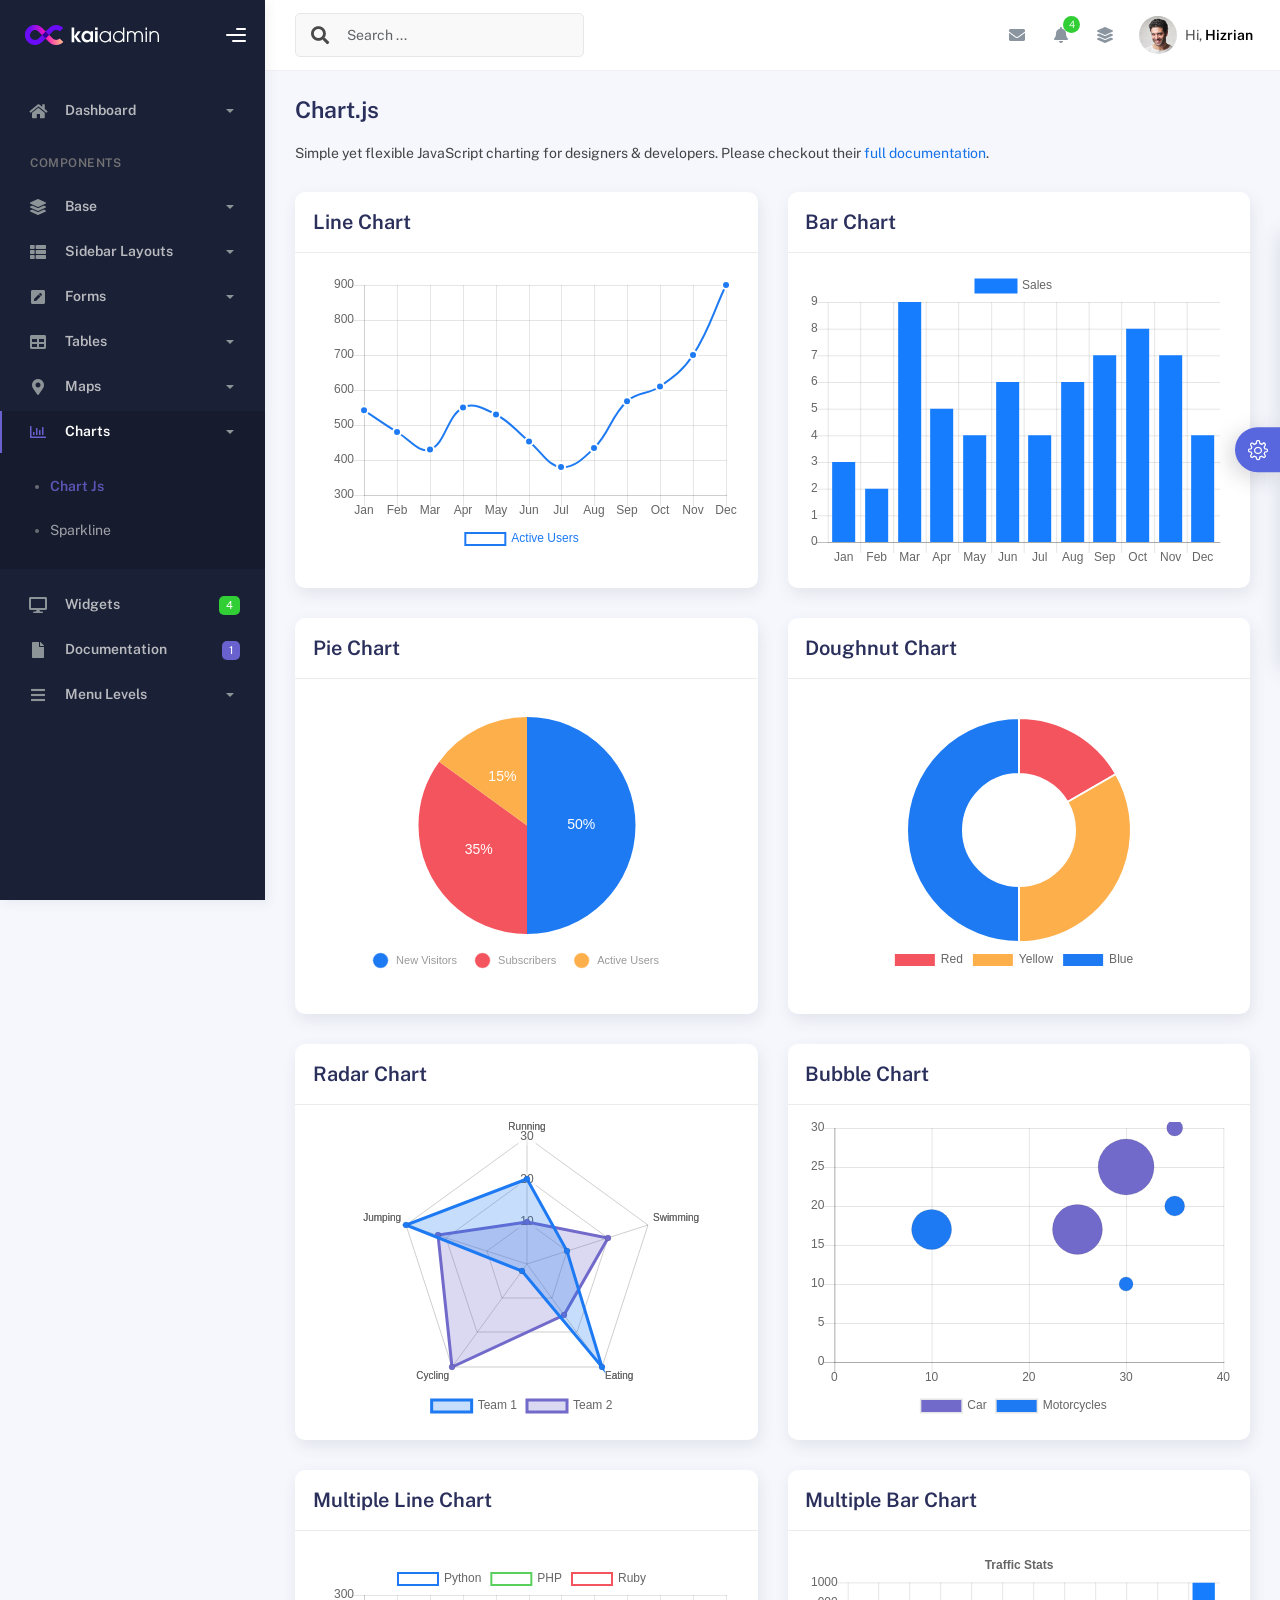
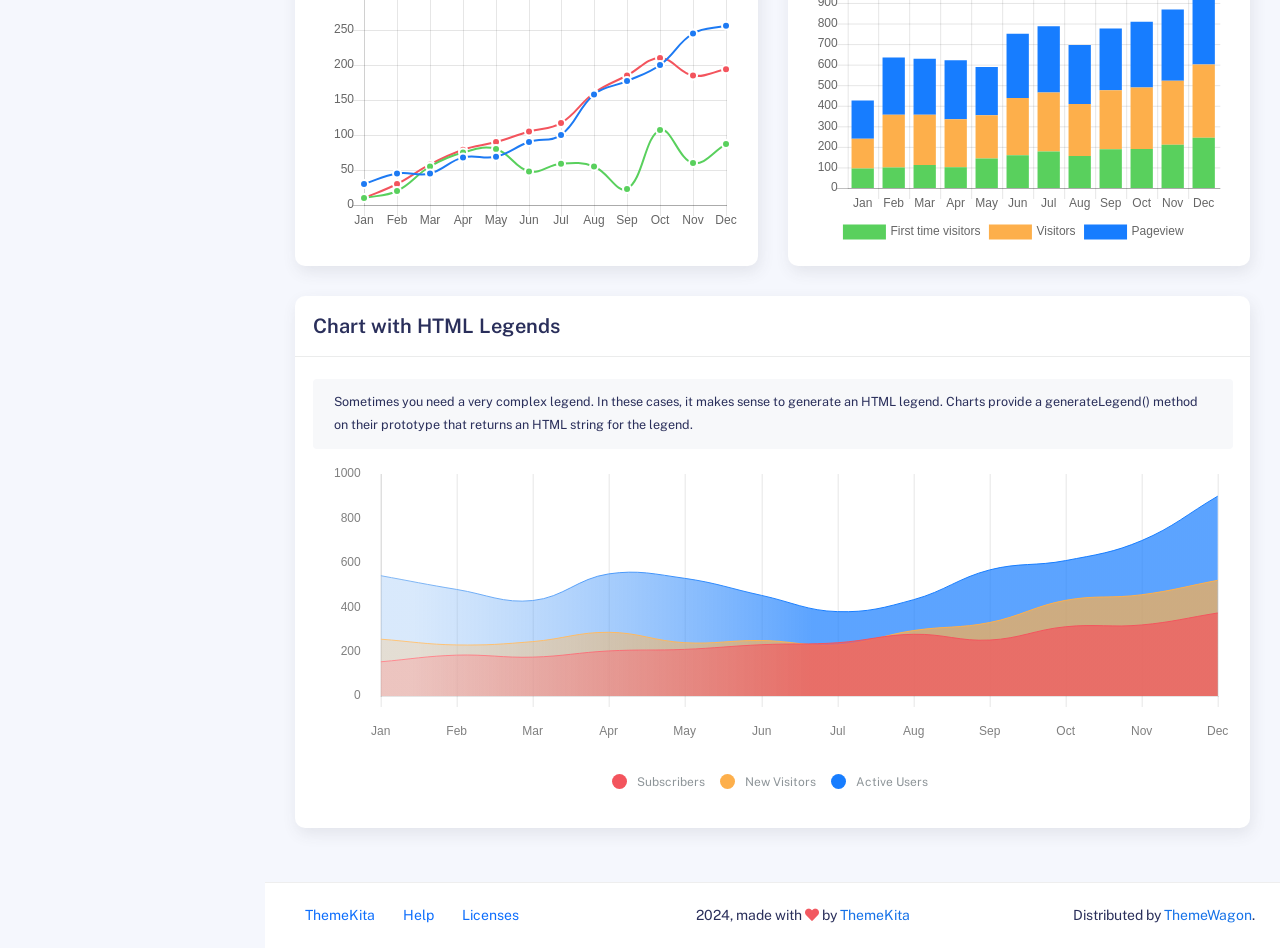
<file: public/template/charts/charts.html>
<!DOCTYPE html>
<html lang="en">
  <head>
    <meta http-equiv="X-UA-Compatible" content="IE=edge" />
    <title>Charts - Kaiadmin Bootstrap 5 Admin Dashboard</title>
    <meta
      content="width=device-width, initial-scale=1.0, shrink-to-fit=no"
      name="viewport"
    />
    <link
      rel="icon"
      href="../assets/img/kaiadmin/favicon.ico"
      type="image/x-icon"
    />

    <!-- Fonts and icons -->
    <script src="../assets/js/plugin/webfont/webfont.min.js"></script>
    <script>
      WebFont.load({
        google: { families: ["Public Sans:300,400,500,600,700"] },
        custom: {
          families: [
            "Font Awesome 5 Solid",
            "Font Awesome 5 Regular",
            "Font Awesome 5 Brands",
            "simple-line-icons",
          ],
          urls: ["../assets/css/fonts.min.css"],
        },
        active: function () {
          sessionStorage.fonts = true;
        },
      });
    </script>

    <!-- CSS Files -->
    <link rel="stylesheet" href="../assets/css/bootstrap.min.css" />
    <link rel="stylesheet" href="../assets/css/plugins.min.css" />
    <link rel="stylesheet" href="../assets/css/kaiadmin.min.css" />

    <!-- CSS Just for demo purpose, don't include it in your project -->
    <link rel="stylesheet" href="../assets/css/demo.css" />
  </head>
  <body>
    <div class="wrapper">
      <!-- Sidebar -->
      <div class="sidebar" data-background-color="dark">
        <div class="sidebar-logo">
          <!-- Logo Header -->
          <div class="logo-header" data-background-color="dark">
            <a href="../index.html" class="logo">
              <img
                src="../assets/img/kaiadmin/logo_light.svg"
                alt="navbar brand"
                class="navbar-brand"
                height="20"
              />
            </a>
            <div class="nav-toggle">
              <button class="btn btn-toggle toggle-sidebar">
                <i class="gg-menu-right"></i>
              </button>
              <button class="btn btn-toggle sidenav-toggler">
                <i class="gg-menu-left"></i>
              </button>
            </div>
            <button class="topbar-toggler more">
              <i class="gg-more-vertical-alt"></i>
            </button>
          </div>
          <!-- End Logo Header -->
        </div>
        <div class="sidebar-wrapper scrollbar scrollbar-inner">
          <div class="sidebar-content">
            <ul class="nav nav-secondary">
              <li class="nav-item">
                <a
                  data-bs-toggle="collapse"
                  href="#dashboard"
                  class="collapsed"
                  aria-expanded="false"
                >
                  <i class="fas fa-home"></i>
                  <p>Dashboard</p>
                  <span class="caret"></span>
                </a>
                <div class="collapse" id="dashboard">
                  <ul class="nav nav-collapse">
                    <li>
                      <a href="../../demo1/index.html">
                        <span class="sub-item">Dashboard 1</span>
                      </a>
                    </li>
                  </ul>
                </div>
              </li>
              <li class="nav-section">
                <span class="sidebar-mini-icon">
                  <i class="fa fa-ellipsis-h"></i>
                </span>
                <h4 class="text-section">Components</h4>
              </li>
              <li class="nav-item">
                <a data-bs-toggle="collapse" href="#base">
                  <i class="fas fa-layer-group"></i>
                  <p>Base</p>
                  <span class="caret"></span>
                </a>
                <div class="collapse" id="base">
                  <ul class="nav nav-collapse">
                    <li>
                      <a href="../components/avatars.html">
                        <span class="sub-item">Avatars</span>
                      </a>
                    </li>
                    <li>
                      <a href="../components/buttons.html">
                        <span class="sub-item">Buttons</span>
                      </a>
                    </li>
                    <li>
                      <a href="../components/gridsystem.html">
                        <span class="sub-item">Grid System</span>
                      </a>
                    </li>
                    <li>
                      <a href="../components/panels.html">
                        <span class="sub-item">Panels</span>
                      </a>
                    </li>
                    <li>
                      <a href="../components/notifications.html">
                        <span class="sub-item">Notifications</span>
                      </a>
                    </li>
                    <li>
                      <a href="../components/sweetalert.html">
                        <span class="sub-item">Sweet Alert</span>
                      </a>
                    </li>
                    <li>
                      <a href="../components/font-awesome-icons.html">
                        <span class="sub-item">Font Awesome Icons</span>
                      </a>
                    </li>
                    <li>
                      <a href="../components/simple-line-icons.html">
                        <span class="sub-item">Simple Line Icons</span>
                      </a>
                    </li>
                    <li>
                      <a href="../components/typography.html">
                        <span class="sub-item">Typography</span>
                      </a>
                    </li>
                  </ul>
                </div>
              </li>
              <li class="nav-item">
                <a data-bs-toggle="collapse" href="#sidebarLayouts">
                  <i class="fas fa-th-list"></i>
                  <p>Sidebar Layouts</p>
                  <span class="caret"></span>
                </a>
                <div class="collapse" id="sidebarLayouts">
                  <ul class="nav nav-collapse">
                    <li>
                      <a href="../sidebar-style-2.html">
                        <span class="sub-item">Sidebar Style 2</span>
                      </a>
                    </li>
                    <li>
                      <a href="../icon-menu.html">
                        <span class="sub-item">Icon Menu</span>
                      </a>
                    </li>
                  </ul>
                </div>
              </li>
              <li class="nav-item">
                <a data-bs-toggle="collapse" href="#forms">
                  <i class="fas fa-pen-square"></i>
                  <p>Forms</p>
                  <span class="caret"></span>
                </a>
                <div class="collapse" id="forms">
                  <ul class="nav nav-collapse">
                    <li>
                      <a href="../forms/forms.html">
                        <span class="sub-item">Basic Form</span>
                      </a>
                    </li>
                  </ul>
                </div>
              </li>
              <li class="nav-item">
                <a data-bs-toggle="collapse" href="#tables">
                  <i class="fas fa-table"></i>
                  <p>Tables</p>
                  <span class="caret"></span>
                </a>
                <div class="collapse" id="tables">
                  <ul class="nav nav-collapse">
                    <li>
                      <a href="../tables/tables.html">
                        <span class="sub-item">Basic Table</span>
                      </a>
                    </li>
                    <li>
                      <a href="../tables/datatables.html">
                        <span class="sub-item">Datatables</span>
                      </a>
                    </li>
                  </ul>
                </div>
              </li>
              <li class="nav-item">
                <a data-bs-toggle="collapse" href="#maps">
                  <i class="fas fa-map-marker-alt"></i>
                  <p>Maps</p>
                  <span class="caret"></span>
                </a>
                <div class="collapse" id="maps">
                  <ul class="nav nav-collapse">
                    <li>
                      <a href="../maps/googlemaps.html">
                        <span class="sub-item">Google Maps</span>
                      </a>
                    </li>
                    <li>
                      <a href="../maps/jsvectormap.html">
                        <span class="sub-item">Jsvectormap</span>
                      </a>
                    </li>
                  </ul>
                </div>
              </li>
              <li class="nav-item active submenu">
                <a data-bs-toggle="collapse" href="#charts">
                  <i class="far fa-chart-bar"></i>
                  <p>Charts</p>
                  <span class="caret"></span>
                </a>
                <div class="collapse show" id="charts">
                  <ul class="nav nav-collapse">
                    <li class="active">
                      <a href="../charts/charts.html">
                        <span class="sub-item">Chart Js</span>
                      </a>
                    </li>
                    <li>
                      <a href="../charts/sparkline.html">
                        <span class="sub-item">Sparkline</span>
                      </a>
                    </li>
                  </ul>
                </div>
              </li>
              <li class="nav-item">
                <a href="../widgets.html">
                  <i class="fas fa-desktop"></i>
                  <p>Widgets</p>
                  <span class="badge badge-success">4</span>
                </a>
              </li>
              <li class="nav-item">
                <a href="../../../documentation/index.html">
                  <i class="fas fa-file"></i>
                  <p>Documentation</p>
                  <span class="badge badge-secondary">1</span>
                </a>
              </li>
              <li class="nav-item">
                <a data-bs-toggle="collapse" href="#submenu">
                  <i class="fas fa-bars"></i>
                  <p>Menu Levels</p>
                  <span class="caret"></span>
                </a>
                <div class="collapse" id="submenu">
                  <ul class="nav nav-collapse">
                    <li>
                      <a data-bs-toggle="collapse" href="#subnav1">
                        <span class="sub-item">Level 1</span>
                        <span class="caret"></span>
                      </a>
                      <div class="collapse" id="subnav1">
                        <ul class="nav nav-collapse subnav">
                          <li>
                            <a href="#">
                              <span class="sub-item">Level 2</span>
                            </a>
                          </li>
                          <li>
                            <a href="#">
                              <span class="sub-item">Level 2</span>
                            </a>
                          </li>
                        </ul>
                      </div>
                    </li>
                    <li>
                      <a data-bs-toggle="collapse" href="#subnav2">
                        <span class="sub-item">Level 1</span>
                        <span class="caret"></span>
                      </a>
                      <div class="collapse" id="subnav2">
                        <ul class="nav nav-collapse subnav">
                          <li>
                            <a href="#">
                              <span class="sub-item">Level 2</span>
                            </a>
                          </li>
                        </ul>
                      </div>
                    </li>
                    <li>
                      <a href="#">
                        <span class="sub-item">Level 1</span>
                      </a>
                    </li>
                  </ul>
                </div>
              </li>
            </ul>
          </div>
        </div>
      </div>
      <!-- End Sidebar -->

      <div class="main-panel">
        <div class="main-header">
          <div class="main-header-logo">
            <!-- Logo Header -->
            <div class="logo-header" data-background-color="dark">
              <a href="../index.html" class="logo">
                <img
                  src="../assets/img/kaiadmin/logo_light.svg"
                  alt="navbar brand"
                  class="navbar-brand"
                  height="20"
                />
              </a>
              <div class="nav-toggle">
                <button class="btn btn-toggle toggle-sidebar">
                  <i class="gg-menu-right"></i>
                </button>
                <button class="btn btn-toggle sidenav-toggler">
                  <i class="gg-menu-left"></i>
                </button>
              </div>
              <button class="topbar-toggler more">
                <i class="gg-more-vertical-alt"></i>
              </button>
            </div>
            <!-- End Logo Header -->
          </div>
          <!-- Navbar Header -->
          <nav
            class="navbar navbar-header navbar-header-transparent navbar-expand-lg border-bottom"
          >
            <div class="container-fluid">
              <nav
                class="navbar navbar-header-left navbar-expand-lg navbar-form nav-search p-0 d-none d-lg-flex"
              >
                <div class="input-group">
                  <div class="input-group-prepend">
                    <button type="submit" class="btn btn-search pe-1">
                      <i class="fa fa-search search-icon"></i>
                    </button>
                  </div>
                  <input
                    type="text"
                    placeholder="Search ..."
                    class="form-control"
                  />
                </div>
              </nav>

              <ul class="navbar-nav topbar-nav ms-md-auto align-items-center">
                <li
                  class="nav-item topbar-icon dropdown hidden-caret d-flex d-lg-none"
                >
                  <a
                    class="nav-link dropdown-toggle"
                    data-bs-toggle="dropdown"
                    href="#"
                    role="button"
                    aria-expanded="false"
                    aria-haspopup="true"
                  >
                    <i class="fa fa-search"></i>
                  </a>
                  <ul class="dropdown-menu dropdown-search animated fadeIn">
                    <form class="navbar-left navbar-form nav-search">
                      <div class="input-group">
                        <input
                          type="text"
                          placeholder="Search ..."
                          class="form-control"
                        />
                      </div>
                    </form>
                  </ul>
                </li>
                <li class="nav-item topbar-icon dropdown hidden-caret">
                  <a
                    class="nav-link dropdown-toggle"
                    href="#"
                    id="messageDropdown"
                    role="button"
                    data-bs-toggle="dropdown"
                    aria-haspopup="true"
                    aria-expanded="false"
                  >
                    <i class="fa fa-envelope"></i>
                  </a>
                  <ul
                    class="dropdown-menu messages-notif-box animated fadeIn"
                    aria-labelledby="messageDropdown"
                  >
                    <li>
                      <div
                        class="dropdown-title d-flex justify-content-between align-items-center"
                      >
                        Messages
                        <a href="#" class="small">Mark all as read</a>
                      </div>
                    </li>
                    <li>
                      <div class="message-notif-scroll scrollbar-outer">
                        <div class="notif-center">
                          <a href="#">
                            <div class="notif-img">
                              <img
                                src="../assets/img/jm_denis.jpg"
                                alt="Img Profile"
                              />
                            </div>
                            <div class="notif-content">
                              <span class="subject">Jimmy Denis</span>
                              <span class="block"> How are you ? </span>
                              <span class="time">5 minutes ago</span>
                            </div>
                          </a>
                          <a href="#">
                            <div class="notif-img">
                              <img
                                src="../assets/img/chadengle.jpg"
                                alt="Img Profile"
                              />
                            </div>
                            <div class="notif-content">
                              <span class="subject">Chad</span>
                              <span class="block"> Ok, Thanks ! </span>
                              <span class="time">12 minutes ago</span>
                            </div>
                          </a>
                          <a href="#">
                            <div class="notif-img">
                              <img
                                src="../assets/img/mlane.jpg"
                                alt="Img Profile"
                              />
                            </div>
                            <div class="notif-content">
                              <span class="subject">Jhon Doe</span>
                              <span class="block">
                                Ready for the meeting today...
                              </span>
                              <span class="time">12 minutes ago</span>
                            </div>
                          </a>
                          <a href="#">
                            <div class="notif-img">
                              <img
                                src="../assets/img/talha.jpg"
                                alt="Img Profile"
                              />
                            </div>
                            <div class="notif-content">
                              <span class="subject">Talha</span>
                              <span class="block"> Hi, Apa Kabar ? </span>
                              <span class="time">17 minutes ago</span>
                            </div>
                          </a>
                        </div>
                      </div>
                    </li>
                    <li>
                      <a class="see-all" href="javascript:void(0);"
                        >See all messages<i class="fa fa-angle-right"></i>
                      </a>
                    </li>
                  </ul>
                </li>
                <li class="nav-item topbar-icon dropdown hidden-caret">
                  <a
                    class="nav-link dropdown-toggle"
                    href="#"
                    id="notifDropdown"
                    role="button"
                    data-bs-toggle="dropdown"
                    aria-haspopup="true"
                    aria-expanded="false"
                  >
                    <i class="fa fa-bell"></i>
                    <span class="notification">4</span>
                  </a>
                  <ul
                    class="dropdown-menu notif-box animated fadeIn"
                    aria-labelledby="notifDropdown"
                  >
                    <li>
                      <div class="dropdown-title">
                        You have 4 new notification
                      </div>
                    </li>
                    <li>
                      <div class="notif-scroll scrollbar-outer">
                        <div class="notif-center">
                          <a href="#">
                            <div class="notif-icon notif-primary">
                              <i class="fa fa-user-plus"></i>
                            </div>
                            <div class="notif-content">
                              <span class="block"> New user registered </span>
                              <span class="time">5 minutes ago</span>
                            </div>
                          </a>
                          <a href="#">
                            <div class="notif-icon notif-success">
                              <i class="fa fa-comment"></i>
                            </div>
                            <div class="notif-content">
                              <span class="block">
                                Rahmad commented on Admin
                              </span>
                              <span class="time">12 minutes ago</span>
                            </div>
                          </a>
                          <a href="#">
                            <div class="notif-img">
                              <img
                                src="../assets/img/profile2.jpg"
                                alt="Img Profile"
                              />
                            </div>
                            <div class="notif-content">
                              <span class="block">
                                Reza send messages to you
                              </span>
                              <span class="time">12 minutes ago</span>
                            </div>
                          </a>
                          <a href="#">
                            <div class="notif-icon notif-danger">
                              <i class="fa fa-heart"></i>
                            </div>
                            <div class="notif-content">
                              <span class="block"> Farrah liked Admin </span>
                              <span class="time">17 minutes ago</span>
                            </div>
                          </a>
                        </div>
                      </div>
                    </li>
                    <li>
                      <a class="see-all" href="javascript:void(0);"
                        >See all notifications<i class="fa fa-angle-right"></i>
                      </a>
                    </li>
                  </ul>
                </li>
                <li class="nav-item topbar-icon dropdown hidden-caret">
                  <a
                    class="nav-link"
                    data-bs-toggle="dropdown"
                    href="#"
                    aria-expanded="false"
                  >
                    <i class="fas fa-layer-group"></i>
                  </a>
                  <div class="dropdown-menu quick-actions animated fadeIn">
                    <div class="quick-actions-header">
                      <span class="title mb-1">Quick Actions</span>
                      <span class="subtitle op-7">Shortcuts</span>
                    </div>
                    <div class="quick-actions-scroll scrollbar-outer">
                      <div class="quick-actions-items">
                        <div class="row m-0">
                          <a class="col-6 col-md-4 p-0" href="#">
                            <div class="quick-actions-item">
                              <div class="avatar-item bg-danger rounded-circle">
                                <i class="far fa-calendar-alt"></i>
                              </div>
                              <span class="text">Calendar</span>
                            </div>
                          </a>
                          <a class="col-6 col-md-4 p-0" href="#">
                            <div class="quick-actions-item">
                              <div
                                class="avatar-item bg-warning rounded-circle"
                              >
                                <i class="fas fa-map"></i>
                              </div>
                              <span class="text">Maps</span>
                            </div>
                          </a>
                          <a class="col-6 col-md-4 p-0" href="#">
                            <div class="quick-actions-item">
                              <div class="avatar-item bg-info rounded-circle">
                                <i class="fas fa-file-excel"></i>
                              </div>
                              <span class="text">Reports</span>
                            </div>
                          </a>
                          <a class="col-6 col-md-4 p-0" href="#">
                            <div class="quick-actions-item">
                              <div
                                class="avatar-item bg-success rounded-circle"
                              >
                                <i class="fas fa-envelope"></i>
                              </div>
                              <span class="text">Emails</span>
                            </div>
                          </a>
                          <a class="col-6 col-md-4 p-0" href="#">
                            <div class="quick-actions-item">
                              <div
                                class="avatar-item bg-primary rounded-circle"
                              >
                                <i class="fas fa-file-invoice-dollar"></i>
                              </div>
                              <span class="text">Invoice</span>
                            </div>
                          </a>
                          <a class="col-6 col-md-4 p-0" href="#">
                            <div class="quick-actions-item">
                              <div
                                class="avatar-item bg-secondary rounded-circle"
                              >
                                <i class="fas fa-credit-card"></i>
                              </div>
                              <span class="text">Payments</span>
                            </div>
                          </a>
                        </div>
                      </div>
                    </div>
                  </div>
                </li>

                <li class="nav-item topbar-user dropdown hidden-caret">
                  <a
                    class="dropdown-toggle profile-pic"
                    data-bs-toggle="dropdown"
                    href="#"
                    aria-expanded="false"
                  >
                    <div class="avatar-sm">
                      <img
                        src="../assets/img/profile.jpg"
                        alt="..."
                        class="avatar-img rounded-circle"
                      />
                    </div>
                    <span class="profile-username">
                      <span class="op-7">Hi,</span>
                      <span class="fw-bold">Hizrian</span>
                    </span>
                  </a>
                  <ul class="dropdown-menu dropdown-user animated fadeIn">
                    <div class="dropdown-user-scroll scrollbar-outer">
                      <li>
                        <div class="user-box">
                          <div class="avatar-lg">
                            <img
                              src="../assets/img/profile.jpg"
                              alt="image profile"
                              class="avatar-img rounded"
                            />
                          </div>
                          <div class="u-text">
                            <h4>Hizrian</h4>
                            <p class="text-muted">hello@example.com</p>
                            <a
                              href="profile.html"
                              class="btn btn-xs btn-secondary btn-sm"
                              >View Profile</a
                            >
                          </div>
                        </div>
                      </li>
                      <li>
                        <div class="dropdown-divider"></div>
                        <a class="dropdown-item" href="#">My Profile</a>
                        <a class="dropdown-item" href="#">My Balance</a>
                        <a class="dropdown-item" href="#">Inbox</a>
                        <div class="dropdown-divider"></div>
                        <a class="dropdown-item" href="#">Account Setting</a>
                        <div class="dropdown-divider"></div>
                        <a class="dropdown-item" href="#">Logout</a>
                      </li>
                    </div>
                  </ul>
                </li>
              </ul>
            </div>
          </nav>
          <!-- End Navbar -->
        </div>

        <div class="container">
          <div class="page-inner">
            <h3 class="fw-bold mb-3">Chart.js</h3>
            <div class="page-category">
              Simple yet flexible JavaScript charting for designers &
              developers. Please checkout their
              <a href="http://www.chartjs.org/" target="_blank"
                >full documentation</a
              >.
            </div>
            <div class="row">
              <div class="col-md-6">
                <div class="card">
                  <div class="card-header">
                    <div class="card-title">Line Chart</div>
                  </div>
                  <div class="card-body">
                    <div class="chart-container">
                      <canvas id="lineChart"></canvas>
                    </div>
                  </div>
                </div>
              </div>
              <div class="col-md-6">
                <div class="card">
                  <div class="card-header">
                    <div class="card-title">Bar Chart</div>
                  </div>
                  <div class="card-body">
                    <div class="chart-container">
                      <canvas id="barChart"></canvas>
                    </div>
                  </div>
                </div>
              </div>
              <div class="col-md-6">
                <div class="card">
                  <div class="card-header">
                    <div class="card-title">Pie Chart</div>
                  </div>
                  <div class="card-body">
                    <div class="chart-container">
                      <canvas
                        id="pieChart"
                        style="width: 50%; height: 50%"
                      ></canvas>
                    </div>
                  </div>
                </div>
              </div>
              <div class="col-md-6">
                <div class="card">
                  <div class="card-header">
                    <div class="card-title">Doughnut Chart</div>
                  </div>
                  <div class="card-body">
                    <div class="chart-container">
                      <canvas
                        id="doughnutChart"
                        style="width: 50%; height: 50%"
                      ></canvas>
                    </div>
                  </div>
                </div>
              </div>
              <div class="col-md-6">
                <div class="card">
                  <div class="card-header">
                    <div class="card-title">Radar Chart</div>
                  </div>
                  <div class="card-body">
                    <div class="chart-container">
                      <canvas id="radarChart"></canvas>
                    </div>
                  </div>
                </div>
              </div>
              <div class="col-md-6">
                <div class="card">
                  <div class="card-header">
                    <div class="card-title">Bubble Chart</div>
                  </div>
                  <div class="card-body">
                    <div class="chart-container">
                      <canvas id="bubbleChart"></canvas>
                    </div>
                  </div>
                </div>
              </div>
              <div class="col-md-6">
                <div class="card">
                  <div class="card-header">
                    <div class="card-title">Multiple Line Chart</div>
                  </div>
                  <div class="card-body">
                    <div class="chart-container">
                      <canvas id="multipleLineChart"></canvas>
                    </div>
                  </div>
                </div>
              </div>
              <div class="col-md-6">
                <div class="card">
                  <div class="card-header">
                    <div class="card-title">Multiple Bar Chart</div>
                  </div>
                  <div class="card-body">
                    <div class="chart-container">
                      <canvas id="multipleBarChart"></canvas>
                    </div>
                  </div>
                </div>
              </div>
              <div class="col-md-12">
                <div class="card">
                  <div class="card-header">
                    <div class="card-title">Chart with HTML Legends</div>
                  </div>
                  <div class="card-body">
                    <div class="card-sub">
                      Sometimes you need a very complex legend. In these cases,
                      it makes sense to generate an HTML legend. Charts provide
                      a generateLegend() method on their prototype that returns
                      an HTML string for the legend.
                    </div>
                    <div class="chart-container">
                      <canvas id="htmlLegendsChart"></canvas>
                    </div>
                    <div id="myChartLegend"></div>
                  </div>
                </div>
              </div>
            </div>
          </div>
        </div>

        <footer class="footer">
          <div class="container-fluid d-flex justify-content-between">
            <nav class="pull-left">
              <ul class="nav">
                <li class="nav-item">
                  <a class="nav-link" href="http://www.themekita.com">
                    ThemeKita
                  </a>
                </li>
                <li class="nav-item">
                  <a class="nav-link" href="#"> Help </a>
                </li>
                <li class="nav-item">
                  <a class="nav-link" href="#"> Licenses </a>
                </li>
              </ul>
            </nav>
            <div class="copyright">
              2024, made with <i class="fa fa-heart heart text-danger"></i> by
              <a href="http://www.themekita.com">ThemeKita</a>
            </div>
            <div>
              Distributed by
              <a target="_blank" href="https://themewagon.com/">ThemeWagon</a>.
            </div>
          </div>
        </footer>
      </div>

      <!-- Custom template | don't include it in your project! -->
      <div class="custom-template">
        <div class="title">Settings</div>
        <div class="custom-content">
          <div class="switcher">
            <div class="switch-block">
              <h4>Logo Header</h4>
              <div class="btnSwitch">
                <button
                  type="button"
                  class="selected changeLogoHeaderColor"
                  data-color="dark"
                ></button>
                <button
                  type="button"
                  class="selected changeLogoHeaderColor"
                  data-color="blue"
                ></button>
                <button
                  type="button"
                  class="changeLogoHeaderColor"
                  data-color="purple"
                ></button>
                <button
                  type="button"
                  class="changeLogoHeaderColor"
                  data-color="light-blue"
                ></button>
                <button
                  type="button"
                  class="changeLogoHeaderColor"
                  data-color="green"
                ></button>
                <button
                  type="button"
                  class="changeLogoHeaderColor"
                  data-color="orange"
                ></button>
                <button
                  type="button"
                  class="changeLogoHeaderColor"
                  data-color="red"
                ></button>
                <button
                  type="button"
                  class="changeLogoHeaderColor"
                  data-color="white"
                ></button>
                <br />
                <button
                  type="button"
                  class="changeLogoHeaderColor"
                  data-color="dark2"
                ></button>
                <button
                  type="button"
                  class="changeLogoHeaderColor"
                  data-color="blue2"
                ></button>
                <button
                  type="button"
                  class="changeLogoHeaderColor"
                  data-color="purple2"
                ></button>
                <button
                  type="button"
                  class="changeLogoHeaderColor"
                  data-color="light-blue2"
                ></button>
                <button
                  type="button"
                  class="changeLogoHeaderColor"
                  data-color="green2"
                ></button>
                <button
                  type="button"
                  class="changeLogoHeaderColor"
                  data-color="orange2"
                ></button>
                <button
                  type="button"
                  class="changeLogoHeaderColor"
                  data-color="red2"
                ></button>
              </div>
            </div>
            <div class="switch-block">
              <h4>Navbar Header</h4>
              <div class="btnSwitch">
                <button
                  type="button"
                  class="changeTopBarColor"
                  data-color="dark"
                ></button>
                <button
                  type="button"
                  class="changeTopBarColor"
                  data-color="blue"
                ></button>
                <button
                  type="button"
                  class="changeTopBarColor"
                  data-color="purple"
                ></button>
                <button
                  type="button"
                  class="changeTopBarColor"
                  data-color="light-blue"
                ></button>
                <button
                  type="button"
                  class="changeTopBarColor"
                  data-color="green"
                ></button>
                <button
                  type="button"
                  class="changeTopBarColor"
                  data-color="orange"
                ></button>
                <button
                  type="button"
                  class="changeTopBarColor"
                  data-color="red"
                ></button>
                <button
                  type="button"
                  class="changeTopBarColor"
                  data-color="white"
                ></button>
                <br />
                <button
                  type="button"
                  class="changeTopBarColor"
                  data-color="dark2"
                ></button>
                <button
                  type="button"
                  class="selected changeTopBarColor"
                  data-color="blue2"
                ></button>
                <button
                  type="button"
                  class="changeTopBarColor"
                  data-color="purple2"
                ></button>
                <button
                  type="button"
                  class="changeTopBarColor"
                  data-color="light-blue2"
                ></button>
                <button
                  type="button"
                  class="changeTopBarColor"
                  data-color="green2"
                ></button>
                <button
                  type="button"
                  class="changeTopBarColor"
                  data-color="orange2"
                ></button>
                <button
                  type="button"
                  class="changeTopBarColor"
                  data-color="red2"
                ></button>
              </div>
            </div>
            <div class="switch-block">
              <h4>Sidebar</h4>
              <div class="btnSwitch">
                <button
                  type="button"
                  class="selected changeSideBarColor"
                  data-color="white"
                ></button>
                <button
                  type="button"
                  class="changeSideBarColor"
                  data-color="dark"
                ></button>
                <button
                  type="button"
                  class="changeSideBarColor"
                  data-color="dark2"
                ></button>
              </div>
            </div>
          </div>
        </div>
        <div class="custom-toggle">
          <i class="icon-settings"></i>
        </div>
      </div>
      <!-- End Custom template -->
    </div>
    <!--   Core JS Files   -->
    <script src="../assets/js/core/jquery-3.7.1.min.js"></script>
    <script src="../assets/js/core/popper.min.js"></script>
    <script src="../assets/js/core/bootstrap.min.js"></script>
    <!-- Chart JS -->
    <script src="../assets/js/plugin/chart.js/chart.min.js"></script>
    <!-- jQuery Scrollbar -->
    <script src="../assets/js/plugin/jquery-scrollbar/jquery.scrollbar.min.js"></script>
    <!-- Kaiadmin JS -->
    <script src="../assets/js/kaiadmin.min.js"></script>
    <!-- Kaiadmin DEMO methods, don't include it in your project! -->
    <script src="../assets/js/setting-demo2.js"></script>
    <script>
      var lineChart = document.getElementById("lineChart").getContext("2d"),
        barChart = document.getElementById("barChart").getContext("2d"),
        pieChart = document.getElementById("pieChart").getContext("2d"),
        doughnutChart = document
          .getElementById("doughnutChart")
          .getContext("2d"),
        radarChart = document.getElementById("radarChart").getContext("2d"),
        bubbleChart = document.getElementById("bubbleChart").getContext("2d"),
        multipleLineChart = document
          .getElementById("multipleLineChart")
          .getContext("2d"),
        multipleBarChart = document
          .getElementById("multipleBarChart")
          .getContext("2d"),
        htmlLegendsChart = document
          .getElementById("htmlLegendsChart")
          .getContext("2d");

      var myLineChart = new Chart(lineChart, {
        type: "line",
        data: {
          labels: [
            "Jan",
            "Feb",
            "Mar",
            "Apr",
            "May",
            "Jun",
            "Jul",
            "Aug",
            "Sep",
            "Oct",
            "Nov",
            "Dec",
          ],
          datasets: [
            {
              label: "Active Users",
              borderColor: "#1d7af3",
              pointBorderColor: "#FFF",
              pointBackgroundColor: "#1d7af3",
              pointBorderWidth: 2,
              pointHoverRadius: 4,
              pointHoverBorderWidth: 1,
              pointRadius: 4,
              backgroundColor: "transparent",
              fill: true,
              borderWidth: 2,
              data: [
                542, 480, 430, 550, 530, 453, 380, 434, 568, 610, 700, 900,
              ],
            },
          ],
        },
        options: {
          responsive: true,
          maintainAspectRatio: false,
          legend: {
            position: "bottom",
            labels: {
              padding: 10,
              fontColor: "#1d7af3",
            },
          },
          tooltips: {
            bodySpacing: 4,
            mode: "nearest",
            intersect: 0,
            position: "nearest",
            xPadding: 10,
            yPadding: 10,
            caretPadding: 10,
          },
          layout: {
            padding: { left: 15, right: 15, top: 15, bottom: 15 },
          },
        },
      });

      var myBarChart = new Chart(barChart, {
        type: "bar",
        data: {
          labels: [
            "Jan",
            "Feb",
            "Mar",
            "Apr",
            "May",
            "Jun",
            "Jul",
            "Aug",
            "Sep",
            "Oct",
            "Nov",
            "Dec",
          ],
          datasets: [
            {
              label: "Sales",
              backgroundColor: "rgb(23, 125, 255)",
              borderColor: "rgb(23, 125, 255)",
              data: [3, 2, 9, 5, 4, 6, 4, 6, 7, 8, 7, 4],
            },
          ],
        },
        options: {
          responsive: true,
          maintainAspectRatio: false,
          scales: {
            yAxes: [
              {
                ticks: {
                  beginAtZero: true,
                },
              },
            ],
          },
        },
      });

      var myPieChart = new Chart(pieChart, {
        type: "pie",
        data: {
          datasets: [
            {
              data: [50, 35, 15],
              backgroundColor: ["#1d7af3", "#f3545d", "#fdaf4b"],
              borderWidth: 0,
            },
          ],
          labels: ["New Visitors", "Subscribers", "Active Users"],
        },
        options: {
          responsive: true,
          maintainAspectRatio: false,
          legend: {
            position: "bottom",
            labels: {
              fontColor: "rgb(154, 154, 154)",
              fontSize: 11,
              usePointStyle: true,
              padding: 20,
            },
          },
          pieceLabel: {
            render: "percentage",
            fontColor: "white",
            fontSize: 14,
          },
          tooltips: false,
          layout: {
            padding: {
              left: 20,
              right: 20,
              top: 20,
              bottom: 20,
            },
          },
        },
      });

      var myDoughnutChart = new Chart(doughnutChart, {
        type: "doughnut",
        data: {
          datasets: [
            {
              data: [10, 20, 30],
              backgroundColor: ["#f3545d", "#fdaf4b", "#1d7af3"],
            },
          ],

          labels: ["Red", "Yellow", "Blue"],
        },
        options: {
          responsive: true,
          maintainAspectRatio: false,
          legend: {
            position: "bottom",
          },
          layout: {
            padding: {
              left: 20,
              right: 20,
              top: 20,
              bottom: 20,
            },
          },
        },
      });

      var myRadarChart = new Chart(radarChart, {
        type: "radar",
        data: {
          labels: ["Running", "Swimming", "Eating", "Cycling", "Jumping"],
          datasets: [
            {
              data: [20, 10, 30, 2, 30],
              borderColor: "#1d7af3",
              backgroundColor: "rgba(29, 122, 243, 0.25)",
              pointBackgroundColor: "#1d7af3",
              pointHoverRadius: 4,
              pointRadius: 3,
              label: "Team 1",
            },
            {
              data: [10, 20, 15, 30, 22],
              borderColor: "#716aca",
              backgroundColor: "rgba(113, 106, 202, 0.25)",
              pointBackgroundColor: "#716aca",
              pointHoverRadius: 4,
              pointRadius: 3,
              label: "Team 2",
            },
          ],
        },
        options: {
          responsive: true,
          maintainAspectRatio: false,
          legend: {
            position: "bottom",
          },
        },
      });

      var myBubbleChart = new Chart(bubbleChart, {
        type: "bubble",
        data: {
          datasets: [
            {
              label: "Car",
              data: [
                { x: 25, y: 17, r: 25 },
                { x: 30, y: 25, r: 28 },
                { x: 35, y: 30, r: 8 },
              ],
              backgroundColor: "#716aca",
            },
            {
              label: "Motorcycles",
              data: [
                { x: 10, y: 17, r: 20 },
                { x: 30, y: 10, r: 7 },
                { x: 35, y: 20, r: 10 },
              ],
              backgroundColor: "#1d7af3",
            },
          ],
        },
        options: {
          responsive: true,
          maintainAspectRatio: false,
          legend: {
            position: "bottom",
          },
          scales: {
            yAxes: [
              {
                ticks: {
                  beginAtZero: true,
                },
              },
            ],
            xAxes: [
              {
                ticks: {
                  beginAtZero: true,
                },
              },
            ],
          },
        },
      });

      var myMultipleLineChart = new Chart(multipleLineChart, {
        type: "line",
        data: {
          labels: [
            "Jan",
            "Feb",
            "Mar",
            "Apr",
            "May",
            "Jun",
            "Jul",
            "Aug",
            "Sep",
            "Oct",
            "Nov",
            "Dec",
          ],
          datasets: [
            {
              label: "Python",
              borderColor: "#1d7af3",
              pointBorderColor: "#FFF",
              pointBackgroundColor: "#1d7af3",
              pointBorderWidth: 2,
              pointHoverRadius: 4,
              pointHoverBorderWidth: 1,
              pointRadius: 4,
              backgroundColor: "transparent",
              fill: true,
              borderWidth: 2,
              data: [30, 45, 45, 68, 69, 90, 100, 158, 177, 200, 245, 256],
            },
            {
              label: "PHP",
              borderColor: "#59d05d",
              pointBorderColor: "#FFF",
              pointBackgroundColor: "#59d05d",
              pointBorderWidth: 2,
              pointHoverRadius: 4,
              pointHoverBorderWidth: 1,
              pointRadius: 4,
              backgroundColor: "transparent",
              fill: true,
              borderWidth: 2,
              data: [10, 20, 55, 75, 80, 48, 59, 55, 23, 107, 60, 87],
            },
            {
              label: "Ruby",
              borderColor: "#f3545d",
              pointBorderColor: "#FFF",
              pointBackgroundColor: "#f3545d",
              pointBorderWidth: 2,
              pointHoverRadius: 4,
              pointHoverBorderWidth: 1,
              pointRadius: 4,
              backgroundColor: "transparent",
              fill: true,
              borderWidth: 2,
              data: [10, 30, 58, 79, 90, 105, 117, 160, 185, 210, 185, 194],
            },
          ],
        },
        options: {
          responsive: true,
          maintainAspectRatio: false,
          legend: {
            position: "top",
          },
          tooltips: {
            bodySpacing: 4,
            mode: "nearest",
            intersect: 0,
            position: "nearest",
            xPadding: 10,
            yPadding: 10,
            caretPadding: 10,
          },
          layout: {
            padding: { left: 15, right: 15, top: 15, bottom: 15 },
          },
        },
      });

      var myMultipleBarChart = new Chart(multipleBarChart, {
        type: "bar",
        data: {
          labels: [
            "Jan",
            "Feb",
            "Mar",
            "Apr",
            "May",
            "Jun",
            "Jul",
            "Aug",
            "Sep",
            "Oct",
            "Nov",
            "Dec",
          ],
          datasets: [
            {
              label: "First time visitors",
              backgroundColor: "#59d05d",
              borderColor: "#59d05d",
              data: [95, 100, 112, 101, 144, 159, 178, 156, 188, 190, 210, 245],
            },
            {
              label: "Visitors",
              backgroundColor: "#fdaf4b",
              borderColor: "#fdaf4b",
              data: [
                145, 256, 244, 233, 210, 279, 287, 253, 287, 299, 312, 356,
              ],
            },
            {
              label: "Pageview",
              backgroundColor: "#177dff",
              borderColor: "#177dff",
              data: [
                185, 279, 273, 287, 234, 312, 322, 286, 301, 320, 346, 399,
              ],
            },
          ],
        },
        options: {
          responsive: true,
          maintainAspectRatio: false,
          legend: {
            position: "bottom",
          },
          title: {
            display: true,
            text: "Traffic Stats",
          },
          tooltips: {
            mode: "index",
            intersect: false,
          },
          responsive: true,
          scales: {
            xAxes: [
              {
                stacked: true,
              },
            ],
            yAxes: [
              {
                stacked: true,
              },
            ],
          },
        },
      });

      // Chart with HTML Legends

      var gradientStroke = htmlLegendsChart.createLinearGradient(
        500,
        0,
        100,
        0
      );
      gradientStroke.addColorStop(0, "#177dff");
      gradientStroke.addColorStop(1, "#80b6f4");

      var gradientFill = htmlLegendsChart.createLinearGradient(500, 0, 100, 0);
      gradientFill.addColorStop(0, "rgba(23, 125, 255, 0.7)");
      gradientFill.addColorStop(1, "rgba(128, 182, 244, 0.3)");

      var gradientStroke2 = htmlLegendsChart.createLinearGradient(
        500,
        0,
        100,
        0
      );
      gradientStroke2.addColorStop(0, "#f3545d");
      gradientStroke2.addColorStop(1, "#ff8990");

      var gradientFill2 = htmlLegendsChart.createLinearGradient(500, 0, 100, 0);
      gradientFill2.addColorStop(0, "rgba(243, 84, 93, 0.7)");
      gradientFill2.addColorStop(1, "rgba(255, 137, 144, 0.3)");

      var gradientStroke3 = htmlLegendsChart.createLinearGradient(
        500,
        0,
        100,
        0
      );
      gradientStroke3.addColorStop(0, "#fdaf4b");
      gradientStroke3.addColorStop(1, "#ffc478");

      var gradientFill3 = htmlLegendsChart.createLinearGradient(500, 0, 100, 0);
      gradientFill3.addColorStop(0, "rgba(253, 175, 75, 0.7)");
      gradientFill3.addColorStop(1, "rgba(255, 196, 120, 0.3)");

      var myHtmlLegendsChart = new Chart(htmlLegendsChart, {
        type: "line",
        data: {
          labels: [
            "Jan",
            "Feb",
            "Mar",
            "Apr",
            "May",
            "Jun",
            "Jul",
            "Aug",
            "Sep",
            "Oct",
            "Nov",
            "Dec",
          ],
          datasets: [
            {
              label: "Subscribers",
              borderColor: gradientStroke2,
              pointBackgroundColor: gradientStroke2,
              pointRadius: 0,
              backgroundColor: gradientFill2,
              legendColor: "#f3545d",
              fill: true,
              borderWidth: 1,
              data: [
                154, 184, 175, 203, 210, 231, 240, 278, 252, 312, 320, 374,
              ],
            },
            {
              label: "New Visitors",
              borderColor: gradientStroke3,
              pointBackgroundColor: gradientStroke3,
              pointRadius: 0,
              backgroundColor: gradientFill3,
              legendColor: "#fdaf4b",
              fill: true,
              borderWidth: 1,
              data: [
                256, 230, 245, 287, 240, 250, 230, 295, 331, 431, 456, 521,
              ],
            },
            {
              label: "Active Users",
              borderColor: gradientStroke,
              pointBackgroundColor: gradientStroke,
              pointRadius: 0,
              backgroundColor: gradientFill,
              legendColor: "#177dff",
              fill: true,
              borderWidth: 1,
              data: [
                542, 480, 430, 550, 530, 453, 380, 434, 568, 610, 700, 900,
              ],
            },
          ],
        },
        options: {
          responsive: true,
          maintainAspectRatio: false,
          legend: {
            display: false,
          },
          tooltips: {
            bodySpacing: 4,
            mode: "nearest",
            intersect: 0,
            position: "nearest",
            xPadding: 10,
            yPadding: 10,
            caretPadding: 10,
          },
          layout: {
            padding: { left: 15, right: 15, top: 15, bottom: 15 },
          },
          scales: {
            yAxes: [
              {
                ticks: {
                  fontColor: "rgba(0,0,0,0.5)",
                  fontStyle: "500",
                  beginAtZero: false,
                  maxTicksLimit: 5,
                  padding: 20,
                },
                gridLines: {
                  drawTicks: false,
                  display: false,
                },
              },
            ],
            xAxes: [
              {
                gridLines: {
                  zeroLineColor: "transparent",
                },
                ticks: {
                  padding: 20,
                  fontColor: "rgba(0,0,0,0.5)",
                  fontStyle: "500",
                },
              },
            ],
          },
          legendCallback: function (chart) {
            var text = [];
            text.push('<ul class="' + chart.id + '-legend html-legend">');
            for (var i = 0; i < chart.data.datasets.length; i++) {
              text.push(
                '<li><span style="background-color:' +
                  chart.data.datasets[i].legendColor +
                  '"></span>'
              );
              if (chart.data.datasets[i].label) {
                text.push(chart.data.datasets[i].label);
              }
              text.push("</li>");
            }
            text.push("</ul>");
            return text.join("");
          },
        },
      });

      var myLegendContainer = document.getElementById("myChartLegend");

      // generate HTML legend
      myLegendContainer.innerHTML = myHtmlLegendsChart.generateLegend();

      // bind onClick event to all LI-tags of the legend
      var legendItems = myLegendContainer.getElementsByTagName("li");
      for (var i = 0; i < legendItems.length; i += 1) {
        legendItems[i].addEventListener("click", legendClickCallback, false);
      }
    </script>
  </body>
</html>
</file>
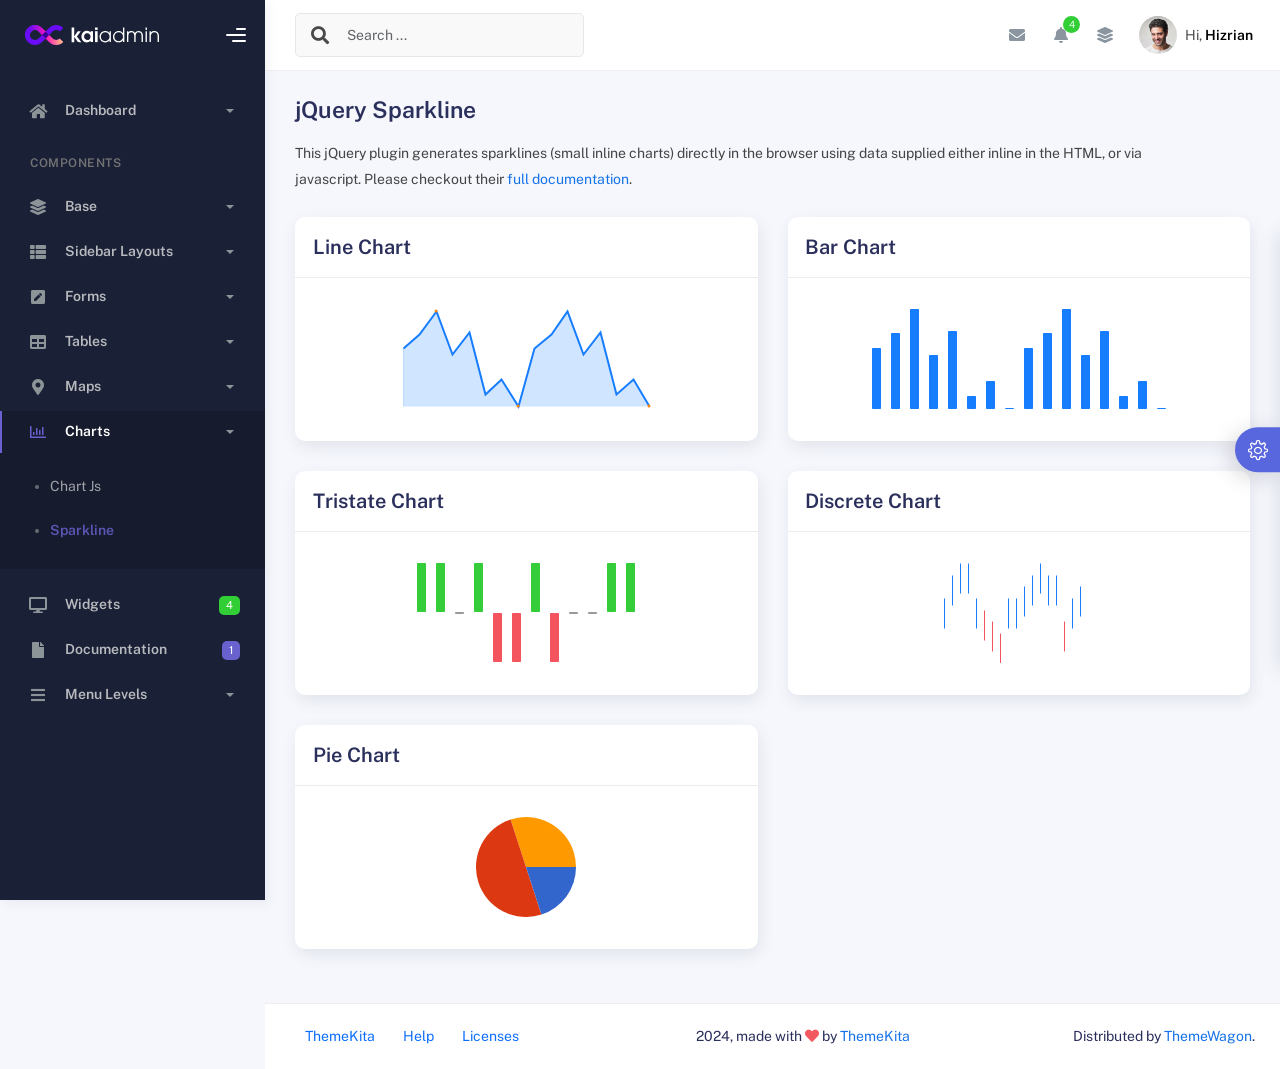
<file: public/template/charts/sparkline.html>
<!DOCTYPE html>
<html lang="en">
  <head>
    <meta http-equiv="X-UA-Compatible" content="IE=edge" />
    <title>Sparkline - Kaiadmin Bootstrap 5 Admin Dashboard</title>
    <meta
      content="width=device-width, initial-scale=1.0, shrink-to-fit=no"
      name="viewport"
    />
    <link
      rel="icon"
      href="../assets/img/kaiadmin/favicon.ico"
      type="image/x-icon"
    />

    <!-- Fonts and icons -->
    <script src="../assets/js/plugin/webfont/webfont.min.js"></script>
    <script>
      WebFont.load({
        google: { families: ["Public Sans:300,400,500,600,700"] },
        custom: {
          families: [
            "Font Awesome 5 Solid",
            "Font Awesome 5 Regular",
            "Font Awesome 5 Brands",
            "simple-line-icons",
          ],
          urls: ["../assets/css/fonts.min.css"],
        },
        active: function () {
          sessionStorage.fonts = true;
        },
      });
    </script>

    <!-- CSS Files -->
    <link rel="stylesheet" href="../assets/css/bootstrap.min.css" />
    <link rel="stylesheet" href="../assets/css/plugins.min.css" />
    <link rel="stylesheet" href="../assets/css/kaiadmin.min.css" />

    <!-- CSS Just for demo purpose, don't include it in your project -->
    <link rel="stylesheet" href="../assets/css/demo.css" />
  </head>
  <body>
    <div class="wrapper">
      <!-- Sidebar -->
      <div class="sidebar" data-background-color="dark">
        <div class="sidebar-logo">
          <!-- Logo Header -->
          <div class="logo-header" data-background-color="dark">
            <a href="../index.html" class="logo">
              <img
                src="../assets/img/kaiadmin/logo_light.svg"
                alt="navbar brand"
                class="navbar-brand"
                height="20"
              />
            </a>
            <div class="nav-toggle">
              <button class="btn btn-toggle toggle-sidebar">
                <i class="gg-menu-right"></i>
              </button>
              <button class="btn btn-toggle sidenav-toggler">
                <i class="gg-menu-left"></i>
              </button>
            </div>
            <button class="topbar-toggler more">
              <i class="gg-more-vertical-alt"></i>
            </button>
          </div>
          <!-- End Logo Header -->
        </div>
        <div class="sidebar-wrapper scrollbar scrollbar-inner">
          <div class="sidebar-content">
            <ul class="nav nav-secondary">
              <li class="nav-item">
                <a
                  data-bs-toggle="collapse"
                  href="#dashboard"
                  class="collapsed"
                  aria-expanded="false"
                >
                  <i class="fas fa-home"></i>
                  <p>Dashboard</p>
                  <span class="caret"></span>
                </a>
                <div class="collapse" id="dashboard">
                  <ul class="nav nav-collapse">
                    <li>
                      <a href="../../demo1/index.html">
                        <span class="sub-item">Dashboard 1</span>
                      </a>
                    </li>
                  </ul>
                </div>
              </li>
              <li class="nav-section">
                <span class="sidebar-mini-icon">
                  <i class="fa fa-ellipsis-h"></i>
                </span>
                <h4 class="text-section">Components</h4>
              </li>
              <li class="nav-item">
                <a data-bs-toggle="collapse" href="#base">
                  <i class="fas fa-layer-group"></i>
                  <p>Base</p>
                  <span class="caret"></span>
                </a>
                <div class="collapse" id="base">
                  <ul class="nav nav-collapse">
                    <li>
                      <a href="../components/avatars.html">
                        <span class="sub-item">Avatars</span>
                      </a>
                    </li>
                    <li>
                      <a href="../components/buttons.html">
                        <span class="sub-item">Buttons</span>
                      </a>
                    </li>
                    <li>
                      <a href="../components/gridsystem.html">
                        <span class="sub-item">Grid System</span>
                      </a>
                    </li>
                    <li>
                      <a href="../components/panels.html">
                        <span class="sub-item">Panels</span>
                      </a>
                    </li>
                    <li>
                      <a href="../components/notifications.html">
                        <span class="sub-item">Notifications</span>
                      </a>
                    </li>
                    <li>
                      <a href="../components/sweetalert.html">
                        <span class="sub-item">Sweet Alert</span>
                      </a>
                    </li>
                    <li>
                      <a href="../components/font-awesome-icons.html">
                        <span class="sub-item">Font Awesome Icons</span>
                      </a>
                    </li>
                    <li>
                      <a href="../components/simple-line-icons.html">
                        <span class="sub-item">Simple Line Icons</span>
                      </a>
                    </li>
                    <li>
                      <a href="../components/typography.html">
                        <span class="sub-item">Typography</span>
                      </a>
                    </li>
                  </ul>
                </div>
              </li>
              <li class="nav-item">
                <a data-bs-toggle="collapse" href="#sidebarLayouts">
                  <i class="fas fa-th-list"></i>
                  <p>Sidebar Layouts</p>
                  <span class="caret"></span>
                </a>
                <div class="collapse" id="sidebarLayouts">
                  <ul class="nav nav-collapse">
                    <li>
                      <a href="../sidebar-style-2.html">
                        <span class="sub-item">Sidebar Style 2</span>
                      </a>
                    </li>
                    <li>
                      <a href="../icon-menu.html">
                        <span class="sub-item">Icon Menu</span>
                      </a>
                    </li>
                  </ul>
                </div>
              </li>
              <li class="nav-item">
                <a data-bs-toggle="collapse" href="#forms">
                  <i class="fas fa-pen-square"></i>
                  <p>Forms</p>
                  <span class="caret"></span>
                </a>
                <div class="collapse" id="forms">
                  <ul class="nav nav-collapse">
                    <li>
                      <a href="../forms/forms.html">
                        <span class="sub-item">Basic Form</span>
                      </a>
                    </li>
                  </ul>
                </div>
              </li>
              <li class="nav-item">
                <a data-bs-toggle="collapse" href="#tables">
                  <i class="fas fa-table"></i>
                  <p>Tables</p>
                  <span class="caret"></span>
                </a>
                <div class="collapse" id="tables">
                  <ul class="nav nav-collapse">
                    <li>
                      <a href="../tables/tables.html">
                        <span class="sub-item">Basic Table</span>
                      </a>
                    </li>
                    <li>
                      <a href="../tables/datatables.html">
                        <span class="sub-item">Datatables</span>
                      </a>
                    </li>
                  </ul>
                </div>
              </li>
              <li class="nav-item">
                <a data-bs-toggle="collapse" href="#maps">
                  <i class="fas fa-map-marker-alt"></i>
                  <p>Maps</p>
                  <span class="caret"></span>
                </a>
                <div class="collapse" id="maps">
                  <ul class="nav nav-collapse">
                    <li>
                      <a href="../maps/googlemaps.html">
                        <span class="sub-item">Google Maps</span>
                      </a>
                    </li>
                    <li>
                      <a href="../maps/jsvectormap.html">
                        <span class="sub-item">Jsvectormap</span>
                      </a>
                    </li>
                  </ul>
                </div>
              </li>
              <li class="nav-item active submenu">
                <a data-bs-toggle="collapse" href="#charts">
                  <i class="far fa-chart-bar"></i>
                  <p>Charts</p>
                  <span class="caret"></span>
                </a>
                <div class="collapse show" id="charts">
                  <ul class="nav nav-collapse">
                    <li>
                      <a href="../charts/charts.html">
                        <span class="sub-item">Chart Js</span>
                      </a>
                    </li>
                    <li class="active">
                      <a href="../charts/sparkline.html">
                        <span class="sub-item">Sparkline</span>
                      </a>
                    </li>
                  </ul>
                </div>
              </li>
              <li class="nav-item">
                <a href="../widgets.html">
                  <i class="fas fa-desktop"></i>
                  <p>Widgets</p>
                  <span class="badge badge-success">4</span>
                </a>
              </li>
              <li class="nav-item">
                <a href="../../../documentation/index.html">
                  <i class="fas fa-file"></i>
                  <p>Documentation</p>
                  <span class="badge badge-secondary">1</span>
                </a>
              </li>
              <li class="nav-item">
                <a data-bs-toggle="collapse" href="#submenu">
                  <i class="fas fa-bars"></i>
                  <p>Menu Levels</p>
                  <span class="caret"></span>
                </a>
                <div class="collapse" id="submenu">
                  <ul class="nav nav-collapse">
                    <li>
                      <a data-bs-toggle="collapse" href="#subnav1">
                        <span class="sub-item">Level 1</span>
                        <span class="caret"></span>
                      </a>
                      <div class="collapse" id="subnav1">
                        <ul class="nav nav-collapse subnav">
                          <li>
                            <a href="#">
                              <span class="sub-item">Level 2</span>
                            </a>
                          </li>
                          <li>
                            <a href="#">
                              <span class="sub-item">Level 2</span>
                            </a>
                          </li>
                        </ul>
                      </div>
                    </li>
                    <li>
                      <a data-bs-toggle="collapse" href="#subnav2">
                        <span class="sub-item">Level 1</span>
                        <span class="caret"></span>
                      </a>
                      <div class="collapse" id="subnav2">
                        <ul class="nav nav-collapse subnav">
                          <li>
                            <a href="#">
                              <span class="sub-item">Level 2</span>
                            </a>
                          </li>
                        </ul>
                      </div>
                    </li>
                    <li>
                      <a href="#">
                        <span class="sub-item">Level 1</span>
                      </a>
                    </li>
                  </ul>
                </div>
              </li>
            </ul>
          </div>
        </div>
      </div>
      <!-- End Sidebar -->

      <div class="main-panel">
        <div class="main-header">
          <div class="main-header-logo">
            <!-- Logo Header -->
            <div class="logo-header" data-background-color="dark">
              <a href="../index.html" class="logo">
                <img
                  src="../assets/img/kaiadmin/logo_light.svg"
                  alt="navbar brand"
                  class="navbar-brand"
                  height="20"
                />
              </a>
              <div class="nav-toggle">
                <button class="btn btn-toggle toggle-sidebar">
                  <i class="gg-menu-right"></i>
                </button>
                <button class="btn btn-toggle sidenav-toggler">
                  <i class="gg-menu-left"></i>
                </button>
              </div>
              <button class="topbar-toggler more">
                <i class="gg-more-vertical-alt"></i>
              </button>
            </div>
            <!-- End Logo Header -->
          </div>
          <!-- Navbar Header -->
          <nav
            class="navbar navbar-header navbar-header-transparent navbar-expand-lg border-bottom"
          >
            <div class="container-fluid">
              <nav
                class="navbar navbar-header-left navbar-expand-lg navbar-form nav-search p-0 d-none d-lg-flex"
              >
                <div class="input-group">
                  <div class="input-group-prepend">
                    <button type="submit" class="btn btn-search pe-1">
                      <i class="fa fa-search search-icon"></i>
                    </button>
                  </div>
                  <input
                    type="text"
                    placeholder="Search ..."
                    class="form-control"
                  />
                </div>
              </nav>

              <ul class="navbar-nav topbar-nav ms-md-auto align-items-center">
                <li
                  class="nav-item topbar-icon dropdown hidden-caret d-flex d-lg-none"
                >
                  <a
                    class="nav-link dropdown-toggle"
                    data-bs-toggle="dropdown"
                    href="#"
                    role="button"
                    aria-expanded="false"
                    aria-haspopup="true"
                  >
                    <i class="fa fa-search"></i>
                  </a>
                  <ul class="dropdown-menu dropdown-search animated fadeIn">
                    <form class="navbar-left navbar-form nav-search">
                      <div class="input-group">
                        <input
                          type="text"
                          placeholder="Search ..."
                          class="form-control"
                        />
                      </div>
                    </form>
                  </ul>
                </li>
                <li class="nav-item topbar-icon dropdown hidden-caret">
                  <a
                    class="nav-link dropdown-toggle"
                    href="#"
                    id="messageDropdown"
                    role="button"
                    data-bs-toggle="dropdown"
                    aria-haspopup="true"
                    aria-expanded="false"
                  >
                    <i class="fa fa-envelope"></i>
                  </a>
                  <ul
                    class="dropdown-menu messages-notif-box animated fadeIn"
                    aria-labelledby="messageDropdown"
                  >
                    <li>
                      <div
                        class="dropdown-title d-flex justify-content-between align-items-center"
                      >
                        Messages
                        <a href="#" class="small">Mark all as read</a>
                      </div>
                    </li>
                    <li>
                      <div class="message-notif-scroll scrollbar-outer">
                        <div class="notif-center">
                          <a href="#">
                            <div class="notif-img">
                              <img
                                src="../assets/img/jm_denis.jpg"
                                alt="Img Profile"
                              />
                            </div>
                            <div class="notif-content">
                              <span class="subject">Jimmy Denis</span>
                              <span class="block"> How are you ? </span>
                              <span class="time">5 minutes ago</span>
                            </div>
                          </a>
                          <a href="#">
                            <div class="notif-img">
                              <img
                                src="../assets/img/chadengle.jpg"
                                alt="Img Profile"
                              />
                            </div>
                            <div class="notif-content">
                              <span class="subject">Chad</span>
                              <span class="block"> Ok, Thanks ! </span>
                              <span class="time">12 minutes ago</span>
                            </div>
                          </a>
                          <a href="#">
                            <div class="notif-img">
                              <img
                                src="../assets/img/mlane.jpg"
                                alt="Img Profile"
                              />
                            </div>
                            <div class="notif-content">
                              <span class="subject">Jhon Doe</span>
                              <span class="block">
                                Ready for the meeting today...
                              </span>
                              <span class="time">12 minutes ago</span>
                            </div>
                          </a>
                          <a href="#">
                            <div class="notif-img">
                              <img
                                src="../assets/img/talha.jpg"
                                alt="Img Profile"
                              />
                            </div>
                            <div class="notif-content">
                              <span class="subject">Talha</span>
                              <span class="block"> Hi, Apa Kabar ? </span>
                              <span class="time">17 minutes ago</span>
                            </div>
                          </a>
                        </div>
                      </div>
                    </li>
                    <li>
                      <a class="see-all" href="javascript:void(0);"
                        >See all messages<i class="fa fa-angle-right"></i>
                      </a>
                    </li>
                  </ul>
                </li>
                <li class="nav-item topbar-icon dropdown hidden-caret">
                  <a
                    class="nav-link dropdown-toggle"
                    href="#"
                    id="notifDropdown"
                    role="button"
                    data-bs-toggle="dropdown"
                    aria-haspopup="true"
                    aria-expanded="false"
                  >
                    <i class="fa fa-bell"></i>
                    <span class="notification">4</span>
                  </a>
                  <ul
                    class="dropdown-menu notif-box animated fadeIn"
                    aria-labelledby="notifDropdown"
                  >
                    <li>
                      <div class="dropdown-title">
                        You have 4 new notification
                      </div>
                    </li>
                    <li>
                      <div class="notif-scroll scrollbar-outer">
                        <div class="notif-center">
                          <a href="#">
                            <div class="notif-icon notif-primary">
                              <i class="fa fa-user-plus"></i>
                            </div>
                            <div class="notif-content">
                              <span class="block"> New user registered </span>
                              <span class="time">5 minutes ago</span>
                            </div>
                          </a>
                          <a href="#">
                            <div class="notif-icon notif-success">
                              <i class="fa fa-comment"></i>
                            </div>
                            <div class="notif-content">
                              <span class="block">
                                Rahmad commented on Admin
                              </span>
                              <span class="time">12 minutes ago</span>
                            </div>
                          </a>
                          <a href="#">
                            <div class="notif-img">
                              <img
                                src="../assets/img/profile2.jpg"
                                alt="Img Profile"
                              />
                            </div>
                            <div class="notif-content">
                              <span class="block">
                                Reza send messages to you
                              </span>
                              <span class="time">12 minutes ago</span>
                            </div>
                          </a>
                          <a href="#">
                            <div class="notif-icon notif-danger">
                              <i class="fa fa-heart"></i>
                            </div>
                            <div class="notif-content">
                              <span class="block"> Farrah liked Admin </span>
                              <span class="time">17 minutes ago</span>
                            </div>
                          </a>
                        </div>
                      </div>
                    </li>
                    <li>
                      <a class="see-all" href="javascript:void(0);"
                        >See all notifications<i class="fa fa-angle-right"></i>
                      </a>
                    </li>
                  </ul>
                </li>
                <li class="nav-item topbar-icon dropdown hidden-caret">
                  <a
                    class="nav-link"
                    data-bs-toggle="dropdown"
                    href="#"
                    aria-expanded="false"
                  >
                    <i class="fas fa-layer-group"></i>
                  </a>
                  <div class="dropdown-menu quick-actions animated fadeIn">
                    <div class="quick-actions-header">
                      <span class="title mb-1">Quick Actions</span>
                      <span class="subtitle op-7">Shortcuts</span>
                    </div>
                    <div class="quick-actions-scroll scrollbar-outer">
                      <div class="quick-actions-items">
                        <div class="row m-0">
                          <a class="col-6 col-md-4 p-0" href="#">
                            <div class="quick-actions-item">
                              <div class="avatar-item bg-danger rounded-circle">
                                <i class="far fa-calendar-alt"></i>
                              </div>
                              <span class="text">Calendar</span>
                            </div>
                          </a>
                          <a class="col-6 col-md-4 p-0" href="#">
                            <div class="quick-actions-item">
                              <div
                                class="avatar-item bg-warning rounded-circle"
                              >
                                <i class="fas fa-map"></i>
                              </div>
                              <span class="text">Maps</span>
                            </div>
                          </a>
                          <a class="col-6 col-md-4 p-0" href="#">
                            <div class="quick-actions-item">
                              <div class="avatar-item bg-info rounded-circle">
                                <i class="fas fa-file-excel"></i>
                              </div>
                              <span class="text">Reports</span>
                            </div>
                          </a>
                          <a class="col-6 col-md-4 p-0" href="#">
                            <div class="quick-actions-item">
                              <div
                                class="avatar-item bg-success rounded-circle"
                              >
                                <i class="fas fa-envelope"></i>
                              </div>
                              <span class="text">Emails</span>
                            </div>
                          </a>
                          <a class="col-6 col-md-4 p-0" href="#">
                            <div class="quick-actions-item">
                              <div
                                class="avatar-item bg-primary rounded-circle"
                              >
                                <i class="fas fa-file-invoice-dollar"></i>
                              </div>
                              <span class="text">Invoice</span>
                            </div>
                          </a>
                          <a class="col-6 col-md-4 p-0" href="#">
                            <div class="quick-actions-item">
                              <div
                                class="avatar-item bg-secondary rounded-circle"
                              >
                                <i class="fas fa-credit-card"></i>
                              </div>
                              <span class="text">Payments</span>
                            </div>
                          </a>
                        </div>
                      </div>
                    </div>
                  </div>
                </li>

                <li class="nav-item topbar-user dropdown hidden-caret">
                  <a
                    class="dropdown-toggle profile-pic"
                    data-bs-toggle="dropdown"
                    href="#"
                    aria-expanded="false"
                  >
                    <div class="avatar-sm">
                      <img
                        src="../assets/img/profile.jpg"
                        alt="..."
                        class="avatar-img rounded-circle"
                      />
                    </div>
                    <span class="profile-username">
                      <span class="op-7">Hi,</span>
                      <span class="fw-bold">Hizrian</span>
                    </span>
                  </a>
                  <ul class="dropdown-menu dropdown-user animated fadeIn">
                    <div class="dropdown-user-scroll scrollbar-outer">
                      <li>
                        <div class="user-box">
                          <div class="avatar-lg">
                            <img
                              src="../assets/img/profile.jpg"
                              alt="image profile"
                              class="avatar-img rounded"
                            />
                          </div>
                          <div class="u-text">
                            <h4>Hizrian</h4>
                            <p class="text-muted">hello@example.com</p>
                            <a
                              href="profile.html"
                              class="btn btn-xs btn-secondary btn-sm"
                              >View Profile</a
                            >
                          </div>
                        </div>
                      </li>
                      <li>
                        <div class="dropdown-divider"></div>
                        <a class="dropdown-item" href="#">My Profile</a>
                        <a class="dropdown-item" href="#">My Balance</a>
                        <a class="dropdown-item" href="#">Inbox</a>
                        <div class="dropdown-divider"></div>
                        <a class="dropdown-item" href="#">Account Setting</a>
                        <div class="dropdown-divider"></div>
                        <a class="dropdown-item" href="#">Logout</a>
                      </li>
                    </div>
                  </ul>
                </li>
              </ul>
            </div>
          </nav>
          <!-- End Navbar -->
        </div>

        <div class="container">
          <div class="page-inner">
            <h3 class="fw-bold mb-3">jQuery Sparkline</h3>
            <div class="page-category pe-md-5">
              This jQuery plugin generates sparklines (small inline charts)
              directly in the browser using data supplied either inline in the
              HTML, or via javascript. Please checkout their
              <a
                href="https://omnipotent.net/jquery.sparkline/#s-docs"
                target="_blank"
                >full documentation</a
              >.
            </div>
            <div class="row">
              <div class="col-md-6">
                <div class="card">
                  <div class="card-header">
                    <div class="card-title">Line Chart</div>
                  </div>
                  <div class="card-body">
                    <div class="d-flex justify-content-center p-3">
                      <div id="lineChart"></div>
                    </div>
                  </div>
                </div>
              </div>
              <div class="col-md-6">
                <div class="card">
                  <div class="card-header">
                    <div class="card-title">Bar Chart</div>
                  </div>
                  <div class="card-body">
                    <div class="d-flex justify-content-center p-3">
                      <div id="barChart"></div>
                    </div>
                  </div>
                </div>
              </div>
              <div class="col-md-6">
                <div class="card">
                  <div class="card-header">
                    <div class="card-title">Tristate Chart</div>
                  </div>
                  <div class="card-body">
                    <div class="d-flex justify-content-center p-3">
                      <div id="sparktristateChart"></div>
                    </div>
                  </div>
                </div>
              </div>
              <div class="col-md-6">
                <div class="card">
                  <div class="card-header">
                    <div class="card-title">Discrete Chart</div>
                  </div>
                  <div class="card-body">
                    <div class="d-flex justify-content-center p-3">
                      <div id="discreteChart"></div>
                    </div>
                  </div>
                </div>
              </div>
              <div class="col-md-6">
                <div class="card">
                  <div class="card-header">
                    <div class="card-title">Pie Chart</div>
                  </div>
                  <div class="card-body">
                    <div class="d-flex justify-content-center p-3">
                      <div id="pieChart"></div>
                    </div>
                  </div>
                </div>
              </div>
            </div>
          </div>
        </div>

        <footer class="footer">
          <div class="container-fluid d-flex justify-content-between">
            <nav class="pull-left">
              <ul class="nav">
                <li class="nav-item">
                  <a class="nav-link" href="http://www.themekita.com">
                    ThemeKita
                  </a>
                </li>
                <li class="nav-item">
                  <a class="nav-link" href="#"> Help </a>
                </li>
                <li class="nav-item">
                  <a class="nav-link" href="#"> Licenses </a>
                </li>
              </ul>
            </nav>
            <div class="copyright">
              2024, made with <i class="fa fa-heart heart text-danger"></i> by
              <a href="http://www.themekita.com">ThemeKita</a>
            </div>
            <div>
              Distributed by
              <a target="_blank" href="https://themewagon.com/">ThemeWagon</a>.
            </div>
          </div>
        </footer>
      </div>

      <!-- Custom template | don't include it in your project! -->
      <div class="custom-template">
        <div class="title">Settings</div>
        <div class="custom-content">
          <div class="switcher">
            <div class="switch-block">
              <h4>Logo Header</h4>
              <div class="btnSwitch">
                <button
                  type="button"
                  class="selected changeLogoHeaderColor"
                  data-color="dark"
                ></button>
                <button
                  type="button"
                  class="selected changeLogoHeaderColor"
                  data-color="blue"
                ></button>
                <button
                  type="button"
                  class="changeLogoHeaderColor"
                  data-color="purple"
                ></button>
                <button
                  type="button"
                  class="changeLogoHeaderColor"
                  data-color="light-blue"
                ></button>
                <button
                  type="button"
                  class="changeLogoHeaderColor"
                  data-color="green"
                ></button>
                <button
                  type="button"
                  class="changeLogoHeaderColor"
                  data-color="orange"
                ></button>
                <button
                  type="button"
                  class="changeLogoHeaderColor"
                  data-color="red"
                ></button>
                <button
                  type="button"
                  class="changeLogoHeaderColor"
                  data-color="white"
                ></button>
                <br />
                <button
                  type="button"
                  class="changeLogoHeaderColor"
                  data-color="dark2"
                ></button>
                <button
                  type="button"
                  class="changeLogoHeaderColor"
                  data-color="blue2"
                ></button>
                <button
                  type="button"
                  class="changeLogoHeaderColor"
                  data-color="purple2"
                ></button>
                <button
                  type="button"
                  class="changeLogoHeaderColor"
                  data-color="light-blue2"
                ></button>
                <button
                  type="button"
                  class="changeLogoHeaderColor"
                  data-color="green2"
                ></button>
                <button
                  type="button"
                  class="changeLogoHeaderColor"
                  data-color="orange2"
                ></button>
                <button
                  type="button"
                  class="changeLogoHeaderColor"
                  data-color="red2"
                ></button>
              </div>
            </div>
            <div class="switch-block">
              <h4>Navbar Header</h4>
              <div class="btnSwitch">
                <button
                  type="button"
                  class="changeTopBarColor"
                  data-color="dark"
                ></button>
                <button
                  type="button"
                  class="changeTopBarColor"
                  data-color="blue"
                ></button>
                <button
                  type="button"
                  class="changeTopBarColor"
                  data-color="purple"
                ></button>
                <button
                  type="button"
                  class="changeTopBarColor"
                  data-color="light-blue"
                ></button>
                <button
                  type="button"
                  class="changeTopBarColor"
                  data-color="green"
                ></button>
                <button
                  type="button"
                  class="changeTopBarColor"
                  data-color="orange"
                ></button>
                <button
                  type="button"
                  class="changeTopBarColor"
                  data-color="red"
                ></button>
                <button
                  type="button"
                  class="changeTopBarColor"
                  data-color="white"
                ></button>
                <br />
                <button
                  type="button"
                  class="changeTopBarColor"
                  data-color="dark2"
                ></button>
                <button
                  type="button"
                  class="selected changeTopBarColor"
                  data-color="blue2"
                ></button>
                <button
                  type="button"
                  class="changeTopBarColor"
                  data-color="purple2"
                ></button>
                <button
                  type="button"
                  class="changeTopBarColor"
                  data-color="light-blue2"
                ></button>
                <button
                  type="button"
                  class="changeTopBarColor"
                  data-color="green2"
                ></button>
                <button
                  type="button"
                  class="changeTopBarColor"
                  data-color="orange2"
                ></button>
                <button
                  type="button"
                  class="changeTopBarColor"
                  data-color="red2"
                ></button>
              </div>
            </div>
            <div class="switch-block">
              <h4>Sidebar</h4>
              <div class="btnSwitch">
                <button
                  type="button"
                  class="selected changeSideBarColor"
                  data-color="white"
                ></button>
                <button
                  type="button"
                  class="changeSideBarColor"
                  data-color="dark"
                ></button>
                <button
                  type="button"
                  class="changeSideBarColor"
                  data-color="dark2"
                ></button>
              </div>
            </div>
          </div>
        </div>
        <div class="custom-toggle">
          <i class="icon-settings"></i>
        </div>
      </div>
      <!-- End Custom template -->
    </div>
    <!--   Core JS Files   -->
    <script src="../assets/js/core/jquery-3.7.1.min.js"></script>
    <script src="../assets/js/core/popper.min.js"></script>
    <script src="../assets/js/core/bootstrap.min.js"></script>
    <!-- Sparkline -->
    <script src="../assets/js/plugin/jquery.sparkline/jquery.sparkline.min.js"></script>
    <!-- jQuery Scrollbar -->
    <script src="../assets/js/plugin/jquery-scrollbar/jquery.scrollbar.min.js"></script>
    <!-- Kaiadmin JS -->
    <script src="../assets/js/kaiadmin.min.js"></script>
    <!-- Kaiadmin DEMO methods, don't include it in your project! -->
    <script src="../assets/js/setting-demo2.js"></script>
    <script>
      $("#lineChart").sparkline(
        [
          102, 109, 120, 99, 110, 80, 87, 74, 102, 109, 120, 99, 110, 80, 87,
          74,
        ],
        {
          type: "line",
          height: "100",
          width: "250",
          lineWidth: "2",
          lineColor: "#177dff",
          fillColor: "rgba(23, 125, 255, 0.2)",
        }
      );

      $("#barChart").sparkline(
        [
          102, 109, 120, 99, 110, 80, 87, 74, 102, 109, 120, 99, 110, 80, 87,
          74,
        ],
        {
          type: "bar",
          height: "100",
          barWidth: 9,
          barSpacing: 10,
          barColor: "#177dff",
        }
      );

      $("#sparktristateChart").sparkline(
        [1, 1, 0, 1, -1, -1, 1, -1, 0, 0, 1, 1],
        {
          type: "tristate",
          posBarColor: "#35cd3a",
          negBarColor: "#f3545d",
          height: "100",
          barWidth: 9,
          barSpacing: 10,
        }
      );

      $("#discreteChart").sparkline(
        [4, 6, 7, 7, 4, 3, 2, 1, 4, 4, 5, 6, 7, 6, 6, 2, 4, 5],
        {
          type: "discrete",
          lineColor: "#177dff",
          thresholdColor: "#f3545d",
          thresholdValue: 4,
          height: "100",
          width: "150",
        }
      );

      $("#pieChart").sparkline([20, 50, 30], {
        type: "pie",
        height: "100",
      });
    </script>
  </body>
</html>
</file>
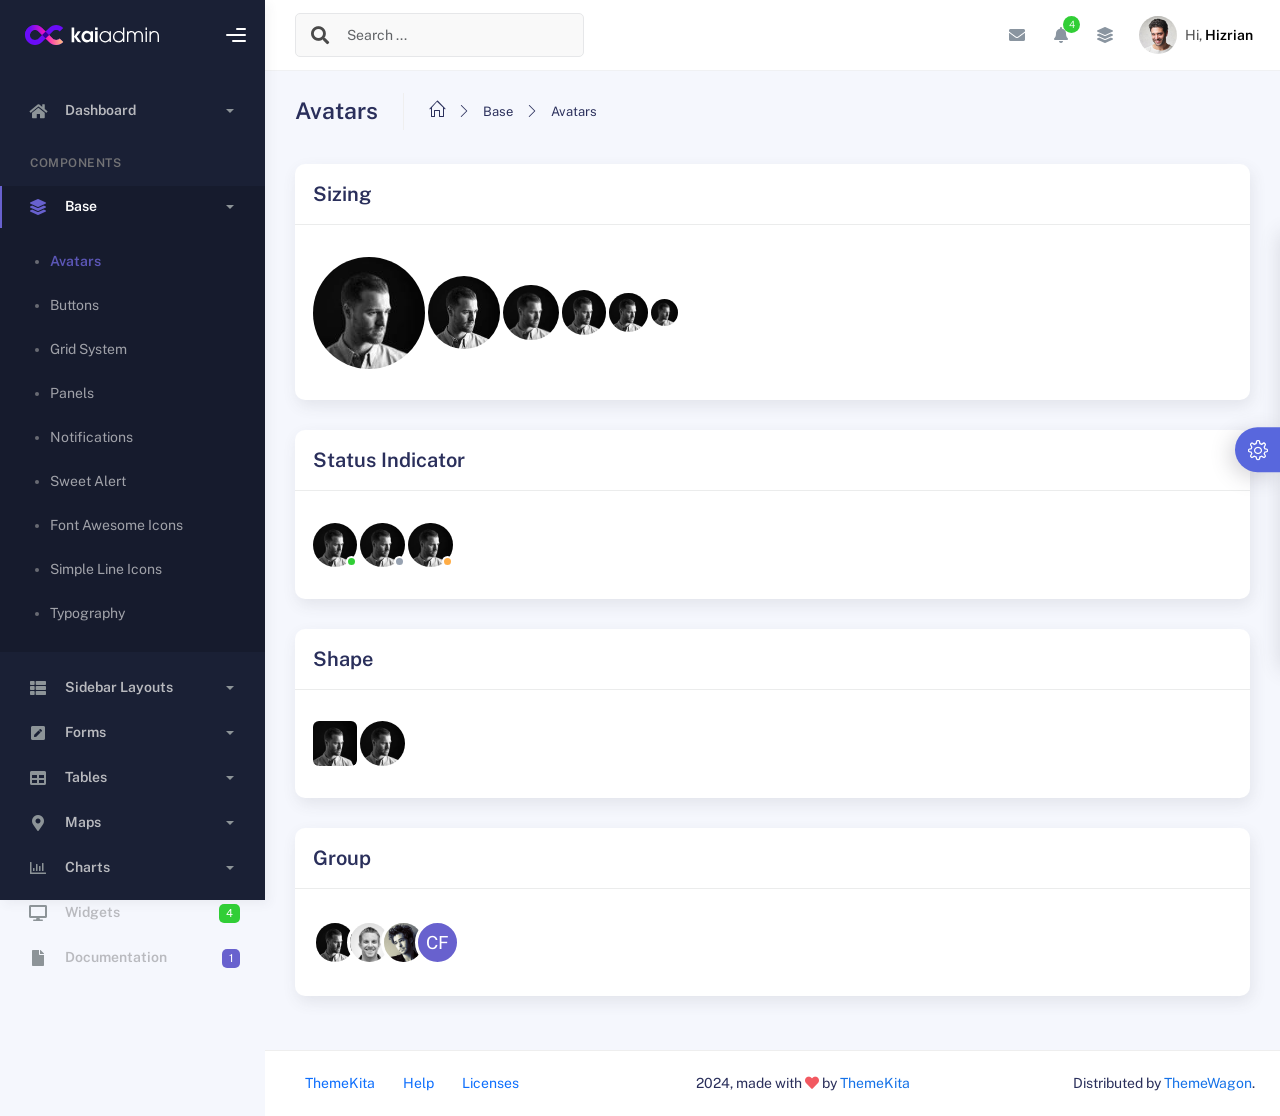
<file: public/template/components/avatars.html>
<!DOCTYPE html>
<html lang="en">
<head>
	<meta http-equiv="X-UA-Compatible" content="IE=edge" />
	<title>Avatars - Kaiadmin Bootstrap 5 Admin Dashboard</title>
	<meta content='width=device-width, initial-scale=1.0, shrink-to-fit=no' name='viewport' />
	<link rel="icon" href="../assets/img/kaiadmin/favicon.ico" type="image/x-icon"/>

	<!-- Fonts and icons -->
	<script src="../assets/js/plugin/webfont/webfont.min.js"></script>
	<script>
		WebFont.load({
			google: {"families":["Public Sans:300,400,500,600,700"]},
			custom: {"families":["Font Awesome 5 Solid", "Font Awesome 5 Regular", "Font Awesome 5 Brands", "simple-line-icons"], urls: ['../assets/css/fonts.min.css']},
			active: function() {
				sessionStorage.fonts = true;
			}
		});
	</script>

	<!-- CSS Files -->
	<link rel="stylesheet" href="../assets/css/bootstrap.min.css">
	<link rel="stylesheet" href="../assets/css/plugins.min.css">
	<link rel="stylesheet" href="../assets/css/kaiadmin.min.css">

	<!-- CSS Just for demo purpose, don't include it in your project -->
	<link rel="stylesheet" href="../assets/css/demo.css">
</head>
<body>
	<div class="wrapper">
		<!-- Sidebar -->
		<div class="sidebar" data-background-color="dark">
			<div class="sidebar-logo">
				<!-- Logo Header -->
				<div class="logo-header" data-background-color="dark">

					<a href="../index.html" class="logo">
						<img src="../assets/img/kaiadmin/logo_light.svg" alt="navbar brand" class="navbar-brand" height="20">
					</a>
					<div class="nav-toggle">
						<button class="btn btn-toggle toggle-sidebar">
							<i class="gg-menu-right"></i>
						</button>
						<button class="btn btn-toggle sidenav-toggler">
							<i class="gg-menu-left"></i>
						</button>
					</div>
					<button class="topbar-toggler more">
						<i class="gg-more-vertical-alt"></i>
					</button>
				</div>
				<!-- End Logo Header -->	
			</div>	
			<div class="sidebar-wrapper scrollbar scrollbar-inner">
				<div class="sidebar-content">
					<ul class="nav nav-secondary">
						<li class="nav-item">
							<a data-bs-toggle="collapse" href="#dashboard" class="collapsed" aria-expanded="false">
								<i class="fas fa-home"></i>
								<p>Dashboard</p>
								<span class="caret"></span>
							</a>
							<div class="collapse" id="dashboard">
								<ul class="nav nav-collapse">
									<li>
										<a href="../../demo1/index.html">
											<span class="sub-item">Dashboard 1</span>
										</a>
									</li>
								</ul>
							</div>
						</li>
						<li class="nav-section">
							<span class="sidebar-mini-icon">
								<i class="fa fa-ellipsis-h"></i>
							</span>
							<h4 class="text-section">Components</h4>
						</li>
						<li class="nav-item active submenu">
							<a data-bs-toggle="collapse" href="#base">
								<i class="fas fa-layer-group"></i>
								<p>Base</p>
								<span class="caret"></span>
							</a>
							<div class="collapse show" id="base">
								<ul class="nav nav-collapse">
									<li class="active">
										<a href="../components/avatars.html">
											<span class="sub-item">Avatars</span>
										</a>
									</li>
									<li>
										<a href="../components/buttons.html">
											<span class="sub-item">Buttons</span>
										</a>
									</li>
									<li>
										<a href="../components/gridsystem.html">
											<span class="sub-item">Grid System</span>
										</a>
									</li>
									<li>
										<a href="../components/panels.html">
											<span class="sub-item">Panels</span>
										</a>
									</li>
									<li>
										<a href="../components/notifications.html">
											<span class="sub-item">Notifications</span>
										</a>
									</li>
									<li>
										<a href="../components/sweetalert.html">
											<span class="sub-item">Sweet Alert</span>
										</a>
									</li>
									<li>
										<a href="../components/font-awesome-icons.html">
											<span class="sub-item">Font Awesome Icons</span>
										</a>
									</li>
									<li>
										<a href="../components/simple-line-icons.html">
											<span class="sub-item">Simple Line Icons</span>
										</a>
									</li>
									<li>
										<a href="../components/typography.html">
											<span class="sub-item">Typography</span>
										</a>
									</li>
								</ul>
							</div>
						</li>
						<li class="nav-item">
							<a data-bs-toggle="collapse" href="#sidebarLayouts">
								<i class="fas fa-th-list"></i>
								<p>Sidebar Layouts</p>
								<span class="caret"></span>
							</a>
							<div class="collapse" id="sidebarLayouts">
								<ul class="nav nav-collapse">
									<li>
										<a href="../sidebar-style-2.html">
											<span class="sub-item">Sidebar Style 2</span>
										</a>
									</li>
									<li>
										<a href="../icon-menu.html">
											<span class="sub-item">Icon Menu</span>
										</a>
									</li>
								</ul>
							</div>
						</li>
						<li class="nav-item">
							<a data-bs-toggle="collapse" href="#forms">
								<i class="fas fa-pen-square"></i>
								<p>Forms</p>
								<span class="caret"></span>
							</a>
							<div class="collapse" id="forms">
								<ul class="nav nav-collapse">
									<li>
										<a href="../forms/forms.html">
											<span class="sub-item">Basic Form</span>
										</a>
									</li>
								</ul>
							</div>
						</li>
						<li class="nav-item">
							<a data-bs-toggle="collapse" href="#tables">
								<i class="fas fa-table"></i>
								<p>Tables</p>
								<span class="caret"></span>
							</a>
							<div class="collapse" id="tables">
								<ul class="nav nav-collapse">
									<li>
										<a href="../tables/tables.html">
											<span class="sub-item">Basic Table</span>
										</a>
									</li>
									<li>
										<a href="../tables/datatables.html">
											<span class="sub-item">Datatables</span>
										</a>
									</li>
								</ul>
							</div>
						</li>
						<li class="nav-item">
							<a data-bs-toggle="collapse" href="#maps">
								<i class="fas fa-map-marker-alt"></i>
								<p>Maps</p>
								<span class="caret"></span>
							</a>
							<div class="collapse" id="maps">
								<ul class="nav nav-collapse">
									<li>
										<a href="../maps/googlemaps.html">
											<span class="sub-item">Google Maps</span>
										</a>
									</li>
									<li>
										<a href="../maps/jsvectormap.html">
											<span class="sub-item">Jsvectormap</span>
										</a>
									</li>
								</ul>
							</div>
						</li>
						<li class="nav-item">
							<a data-bs-toggle="collapse" href="#charts">
								<i class="far fa-chart-bar"></i>
								<p>Charts</p>
								<span class="caret"></span>
							</a>
							<div class="collapse" id="charts">
								<ul class="nav nav-collapse">
									<li>
										<a href="../charts/charts.html">
											<span class="sub-item">Chart Js</span>
										</a>
									</li>
									<li>
										<a href="../charts/sparkline.html">
											<span class="sub-item">Sparkline</span>
										</a>
									</li>
								</ul>
							</div>
						</li>
						<li class="nav-item">
							<a href="../widgets.html">
								<i class="fas fa-desktop"></i>
								<p>Widgets</p>
								<span class="badge badge-success">4</span>
							</a>
						</li>
						<li class="nav-item">
							<a href="../../../documentation/index.html">
							  <i class="fas fa-file"></i>
							  <p>Documentation</p>
							  <span class="badge badge-secondary">1</span>
							</a>
						</li>
						<li class="nav-item">
							<a data-bs-toggle="collapse" href="#submenu">
								<i class="fas fa-bars"></i>
								<p>Menu Levels</p>
								<span class="caret"></span>
							</a>
							<div class="collapse" id="submenu">
								<ul class="nav nav-collapse">
									<li>
										<a data-bs-toggle="collapse" href="#subnav1">
											<span class="sub-item">Level 1</span>
											<span class="caret"></span>
										</a>
										<div class="collapse" id="subnav1">
											<ul class="nav nav-collapse subnav">
												<li>
													<a href="#">
														<span class="sub-item">Level 2</span>
													</a>
												</li>
												<li>
													<a href="#">
														<span class="sub-item">Level 2</span>
													</a>
												</li>
											</ul>
										</div>
									</li>
									<li>
										<a data-bs-toggle="collapse" href="#subnav2">
											<span class="sub-item">Level 1</span>
											<span class="caret"></span>
										</a>
										<div class="collapse" id="subnav2">
											<ul class="nav nav-collapse subnav">
												<li>
													<a href="#">
														<span class="sub-item">Level 2</span>
													</a>
												</li>
											</ul>
										</div>
									</li>
									<li>
										<a href="#">
											<span class="sub-item">Level 1</span>
										</a>
									</li>
								</ul>
							</div>
						</li>
					</ul>
				</div>
			</div>
		</div>
		<!-- End Sidebar -->

		<div class="main-panel">
			<div class="main-header">
				<div class="main-header-logo">
					<!-- Logo Header -->
					<div class="logo-header" data-background-color="dark">

						<a href="../index.html" class="logo">
							<img src="../assets/img/kaiadmin/logo_light.svg" alt="navbar brand" class="navbar-brand" height="20">
						</a>
						<div class="nav-toggle">
							<button class="btn btn-toggle toggle-sidebar">
								<i class="gg-menu-right"></i>
							</button>
							<button class="btn btn-toggle sidenav-toggler">
								<i class="gg-menu-left"></i>
							</button>
						</div>
						<button class="topbar-toggler more">
							<i class="gg-more-vertical-alt"></i>
						</button>

					</div>
					<!-- End Logo Header -->
				</div>
				<!-- Navbar Header -->
				<nav class="navbar navbar-header navbar-header-transparent navbar-expand-lg border-bottom">

					<div class="container-fluid">
						<nav class="navbar navbar-header-left navbar-expand-lg navbar-form nav-search p-0 d-none d-lg-flex">
							<div class="input-group">
								<div class="input-group-prepend">
									<button type="submit" class="btn btn-search pe-1">
										<i class="fa fa-search search-icon"></i>
									</button>
								</div>
								<input type="text" placeholder="Search ..." class="form-control">
							</div>
						</nav>

						<ul class="navbar-nav topbar-nav ms-md-auto align-items-center">
							<li class="nav-item topbar-icon dropdown hidden-caret d-flex d-lg-none">
								<a class="nav-link dropdown-toggle" data-bs-toggle="dropdown" href="#" role="button" aria-expanded="false" aria-haspopup="true">
									<i class="fa fa-search"></i>
								</a>
								<ul class="dropdown-menu dropdown-search animated fadeIn">
									<form class="navbar-left navbar-form nav-search">
										<div class="input-group">
											<input type="text" placeholder="Search ..." class="form-control">
										</div>
									</form>
								</ul>
							</li>
							<li class="nav-item topbar-icon dropdown hidden-caret">
								<a class="nav-link dropdown-toggle" href="#" id="messageDropdown" role="button" data-bs-toggle="dropdown" aria-haspopup="true" aria-expanded="false">
									<i class="fa fa-envelope"></i>
								</a>
								<ul class="dropdown-menu messages-notif-box animated fadeIn" aria-labelledby="messageDropdown">
									<li>
										<div class="dropdown-title d-flex justify-content-between align-items-center">
											Messages 									
											<a href="#" class="small">Mark all as read</a>
										</div>
									</li>
									<li>
										<div class="message-notif-scroll scrollbar-outer">
											<div class="notif-center">
												<a href="#">
													<div class="notif-img"> 
														<img src="../assets/img/jm_denis.jpg" alt="Img Profile">
													</div>
													<div class="notif-content">
														<span class="subject">Jimmy Denis</span>
														<span class="block">
															How are you ?
														</span>
														<span class="time">5 minutes ago</span> 
													</div>
												</a>
												<a href="#">
													<div class="notif-img"> 
														<img src="../assets/img/chadengle.jpg" alt="Img Profile">
													</div>
													<div class="notif-content">
														<span class="subject">Chad</span>
														<span class="block">
															Ok, Thanks !
														</span>
														<span class="time">12 minutes ago</span> 
													</div>
												</a>
												<a href="#">
													<div class="notif-img"> 
														<img src="../assets/img/mlane.jpg" alt="Img Profile">
													</div>
													<div class="notif-content">
														<span class="subject">Jhon Doe</span>
														<span class="block">
															Ready for the meeting today...
														</span>
														<span class="time">12 minutes ago</span> 
													</div>
												</a>
												<a href="#">
													<div class="notif-img"> 
														<img src="../assets/img/talha.jpg" alt="Img Profile">
													</div>
													<div class="notif-content">
														<span class="subject">Talha</span>
														<span class="block">
															Hi, Apa Kabar ?
														</span>
														<span class="time">17 minutes ago</span> 
													</div>
												</a>
											</div>
										</div>
									</li>
									<li>
										<a class="see-all" href="javascript:void(0);">See all messages<i class="fa fa-angle-right"></i> </a>
									</li>
								</ul>
							</li>
							<li class="nav-item topbar-icon dropdown hidden-caret">
								<a class="nav-link dropdown-toggle" href="#" id="notifDropdown" role="button" data-bs-toggle="dropdown" aria-haspopup="true" aria-expanded="false">
									<i class="fa fa-bell"></i>
									<span class="notification">4</span>
								</a>
								<ul class="dropdown-menu notif-box animated fadeIn" aria-labelledby="notifDropdown">
									<li>
										<div class="dropdown-title">You have 4 new notification</div>
									</li>
									<li>
										<div class="notif-scroll scrollbar-outer">
											<div class="notif-center">
												<a href="#">
													<div class="notif-icon notif-primary"> <i class="fa fa-user-plus"></i> </div>
													<div class="notif-content">
														<span class="block">
															New user registered
														</span>
														<span class="time">5 minutes ago</span> 
													</div>
												</a>
												<a href="#">
													<div class="notif-icon notif-success"> <i class="fa fa-comment"></i> </div>
													<div class="notif-content">
														<span class="block">
															Rahmad commented on Admin
														</span>
														<span class="time">12 minutes ago</span> 
													</div>
												</a>
												<a href="#">
													<div class="notif-img"> 
														<img src="../assets/img/profile2.jpg" alt="Img Profile">
													</div>
													<div class="notif-content">
														<span class="block">
															Reza send messages to you
														</span>
														<span class="time">12 minutes ago</span> 
													</div>
												</a>
												<a href="#">
													<div class="notif-icon notif-danger"> <i class="fa fa-heart"></i> </div>
													<div class="notif-content">
														<span class="block">
															Farrah liked Admin
														</span>
														<span class="time">17 minutes ago</span> 
													</div>
												</a>
											</div>
										</div>
									</li>
									<li>
										<a class="see-all" href="javascript:void(0);">See all notifications<i class="fa fa-angle-right"></i> </a>
									</li>
								</ul>
							</li>
							<li class="nav-item topbar-icon dropdown hidden-caret">
								<a class="nav-link" data-bs-toggle="dropdown" href="#" aria-expanded="false">
									<i class="fas fa-layer-group"></i>
								</a>
								<div class="dropdown-menu quick-actions animated fadeIn">
									<div class="quick-actions-header">
										<span class="title mb-1">Quick Actions</span>
										<span class="subtitle op-7">Shortcuts</span>
									</div>
									<div class="quick-actions-scroll scrollbar-outer">
										<div class="quick-actions-items">
											<div class="row m-0">
												<a class="col-6 col-md-4 p-0" href="#">
													<div class="quick-actions-item">
														<div class="avatar-item bg-danger rounded-circle">
															<i class="far fa-calendar-alt"></i>
														</div>
														<span class="text">Calendar</span>
													</div>
												</a>
												<a class="col-6 col-md-4 p-0" href="#">
													<div class="quick-actions-item">
														<div class="avatar-item bg-warning rounded-circle">
															<i class="fas fa-map"></i>
														</div>
														<span class="text">Maps</span>
													</div>
												</a>
												<a class="col-6 col-md-4 p-0" href="#">
													<div class="quick-actions-item">
														<div class="avatar-item bg-info rounded-circle">
															<i class="fas fa-file-excel"></i>
														</div>
														<span class="text">Reports</span>
													</div>
												</a>
												<a class="col-6 col-md-4 p-0" href="#">
													<div class="quick-actions-item">
														<div class="avatar-item bg-success rounded-circle">
															<i class="fas fa-envelope"></i>
														</div>
														<span class="text">Emails</span>
													</div>
												</a>
												<a class="col-6 col-md-4 p-0" href="#">
													<div class="quick-actions-item">
														<div class="avatar-item bg-primary rounded-circle">
															<i class="fas fa-file-invoice-dollar"></i>
														</div>
														<span class="text">Invoice</span>
													</div>
												</a>
												<a class="col-6 col-md-4 p-0" href="#">
													<div class="quick-actions-item">
														<div class="avatar-item bg-secondary rounded-circle">
															<i class="fas fa-credit-card"></i>
														</div>
														<span class="text">Payments</span>
													</div>
												</a>
											</div>
										</div>
									</div>
								</div>
							</li>
							
							<li class="nav-item topbar-user dropdown hidden-caret">
								<a class="dropdown-toggle profile-pic" data-bs-toggle="dropdown" href="#" aria-expanded="false">
									<div class="avatar-sm">
										<img src="../assets/img/profile.jpg" alt="..." class="avatar-img rounded-circle">
									</div>
									<span class="profile-username">
										<span class="op-7">Hi,</span> <span class="fw-bold">Hizrian</span>
									</span>
								</a>
								<ul class="dropdown-menu dropdown-user animated fadeIn">
									<div class="dropdown-user-scroll scrollbar-outer">
										<li>
											<div class="user-box">
												<div class="avatar-lg"><img src="../assets/img/profile.jpg" alt="image profile" class="avatar-img rounded"></div>
												<div class="u-text">
													<h4>Hizrian</h4>
													<p class="text-muted">hello@example.com</p><a href="profile.html" class="btn btn-xs btn-secondary btn-sm">View Profile</a>
												</div>
											</div>
										</li>
										<li>
											<div class="dropdown-divider"></div>
											<a class="dropdown-item" href="#">My Profile</a>
											<a class="dropdown-item" href="#">My Balance</a>
											<a class="dropdown-item" href="#">Inbox</a>
											<div class="dropdown-divider"></div>
											<a class="dropdown-item" href="#">Account Setting</a>
											<div class="dropdown-divider"></div>
											<a class="dropdown-item" href="#">Logout</a>
										</li>
									</div>
								</ul>
							</li>
						</ul>
					</div>
				</nav>
				<!-- End Navbar -->
			</div>
			
			<div class="container">
				<div class="page-inner">
					<div class="page-header">
						<h3 class="fw-bold mb-3">Avatars</h3>
						<ul class="breadcrumbs mb-3">
							<li class="nav-home">
								<a href="#">
									<i class="icon-home"></i>
								</a>
							</li>
							<li class="separator">
								<i class="icon-arrow-right"></i>
							</li>
							<li class="nav-item">
								<a href="#">Base</a>
							</li>
							<li class="separator">
								<i class="icon-arrow-right"></i>
							</li>
							<li class="nav-item">
								<a href="#">Avatars</a>
							</li>
						</ul>
					</div>
					<div class="row">
						<div class="col-md-12">
							<div class="card">
								<div class="card-header">
									<h4 class="card-title">Sizing</h4>

								</div>
								<div class="card-body">
									<p class="demo">
										<div class="avatar avatar-xxl">
											<img src="../assets/img/jm_denis.jpg" alt="..." class="avatar-img rounded-circle">
										</div>

										<div class="avatar avatar-xl">
											<img src="../assets/img/jm_denis.jpg" alt="..." class="avatar-img rounded-circle">
										</div>

										<div class="avatar avatar-lg">
											<img src="../assets/img/jm_denis.jpg" alt="..." class="avatar-img rounded-circle">
										</div>

										<div class="avatar">
											<img src="../assets/img/jm_denis.jpg" alt="..." class="avatar-img rounded-circle">
										</div>

										<div class="avatar avatar-sm">
											<img src="../assets/img/jm_denis.jpg" alt="..." class="avatar-img rounded-circle">
										</div>

										<div class="avatar avatar-xs">
											<img src="../assets/img/jm_denis.jpg" alt="..." class="avatar-img rounded-circle">
										</div>
									</p>
								</div>
							</div>
						</div>
						<div class="col-md-12">
							<div class="card">
								<div class="card-header">
									<h4 class="card-title">Status Indicator</h4>

								</div>
								<div class="card-body">
									<p class="demo">
										<div class="avatar avatar-online">
											<img src="../assets/img/jm_denis.jpg" alt="..." class="avatar-img rounded-circle">
										</div>

										<div class="avatar avatar-offline">
											<img src="../assets/img/jm_denis.jpg" alt="..." class="avatar-img rounded-circle">
										</div>

										<div class="avatar avatar-away">
											<img src="../assets/img/jm_denis.jpg" alt="..." class="avatar-img rounded-circle">
										</div>
									</p>
								</div>
							</div>
						</div>
						<div class="col-md-12">
							<div class="card">
								<div class="card-header">
									<h4 class="card-title">Shape</h4>

								</div>
								<div class="card-body">
									<p class="demo">
										<div class="avatar">
											<img src="../assets/img/jm_denis.jpg" alt="..." class="avatar-img rounded">
										</div>

										<div class="avatar">
											<img src="../assets/img/jm_denis.jpg" alt="..." class="avatar-img rounded-circle">
										</div>
									</p>
								</div>
							</div>
						</div>
						<div class="col-md-12">
							<div class="card">
								<div class="card-header">
									<h4 class="card-title">Group</h4>

								</div>
								<div class="card-body">
									<p class="demo">
										<div class="avatar-group">
											<div class="avatar">
												<img src="../assets/img/jm_denis.jpg" alt="..." class="avatar-img rounded-circle border border-white">
											</div>
											<div class="avatar">
												<img src="../assets/img/chadengle.jpg" alt="..." class="avatar-img rounded-circle border border-white">
											</div>
											<div class="avatar">
												<img src="../assets/img/mlane.jpg" alt="..." class="avatar-img rounded-circle border border-white">
											</div>
											<div class="avatar">
												<span class="avatar-title rounded-circle border border-white">CF</span>
											</div>
										</div>
									</p>
								</div>
							</div>
						</div>
					</div>
				</div>
			</div>
			
			<footer class="footer">
				<div class="container-fluid d-flex justify-content-between">
					<nav class="pull-left">
						<ul class="nav">
							<li class="nav-item">
								<a class="nav-link" href="http://www.themekita.com">
									ThemeKita
								</a>
							</li>
							<li class="nav-item">
								<a class="nav-link" href="#"> Help </a>
							</li>
							<li class="nav-item">
								<a class="nav-link" href="#"> Licenses </a>
							</li>
						</ul>
					</nav>
					<div class="copyright">
						2024, made with <i class="fa fa-heart heart text-danger"></i> by
						<a href="http://www.themekita.com">ThemeKita</a>
					</div>
					<div>
						Distributed by
						<a target="_blank" href="https://themewagon.com/">ThemeWagon</a>.
					</div>
				</div>
			</footer>
		</div>
		
		<!-- Custom template | don't include it in your project! -->
		<div class="custom-template">
			<div class="title">Settings</div>
			<div class="custom-content">
				<div class="switcher">
					<div class="switch-block">
						<h4>Logo Header</h4>
						<div class="btnSwitch">
							<button type="button" class=" selected changeLogoHeaderColor" data-color="dark"></button>
							<button type="button" class="selected changeLogoHeaderColor" data-color="blue"></button>
							<button type="button" class="changeLogoHeaderColor" data-color="purple"></button>
							<button type="button" class="changeLogoHeaderColor" data-color="light-blue"></button>
							<button type="button" class="changeLogoHeaderColor" data-color="green"></button>
							<button type="button" class="changeLogoHeaderColor" data-color="orange"></button>
							<button type="button" class="changeLogoHeaderColor" data-color="red"></button>
							<button type="button" class="changeLogoHeaderColor" data-color="white"></button>
							<br/>
							<button type="button" class="changeLogoHeaderColor" data-color="dark2"></button>
							<button type="button" class="changeLogoHeaderColor" data-color="blue2"></button>
							<button type="button" class="changeLogoHeaderColor" data-color="purple2"></button>
							<button type="button" class="changeLogoHeaderColor" data-color="light-blue2"></button>
							<button type="button" class="changeLogoHeaderColor" data-color="green2"></button>
							<button type="button" class="changeLogoHeaderColor" data-color="orange2"></button>
							<button type="button" class="changeLogoHeaderColor" data-color="red2"></button>
						</div>
					</div>
					<div class="switch-block">
						<h4>Navbar Header</h4>
						<div class="btnSwitch">
							<button type="button" class="changeTopBarColor" data-color="dark"></button>
							<button type="button" class="changeTopBarColor" data-color="blue"></button>
							<button type="button" class="changeTopBarColor" data-color="purple"></button>
							<button type="button" class="changeTopBarColor" data-color="light-blue"></button>
							<button type="button" class="changeTopBarColor" data-color="green"></button>
							<button type="button" class="changeTopBarColor" data-color="orange"></button>
							<button type="button" class="changeTopBarColor" data-color="red"></button>
							<button type="button" class="changeTopBarColor" data-color="white"></button>
							<br/>
							<button type="button" class="changeTopBarColor" data-color="dark2"></button>
							<button type="button" class="selected changeTopBarColor" data-color="blue2"></button>
							<button type="button" class="changeTopBarColor" data-color="purple2"></button>
							<button type="button" class="changeTopBarColor" data-color="light-blue2"></button>
							<button type="button" class="changeTopBarColor" data-color="green2"></button>
							<button type="button" class="changeTopBarColor" data-color="orange2"></button>
							<button type="button" class="changeTopBarColor" data-color="red2"></button>
						</div>
					</div>
					<div class="switch-block">
						<h4>Sidebar</h4>
						<div class="btnSwitch">
							<button type="button" class="selected changeSideBarColor" data-color="white"></button>
							<button type="button" class="changeSideBarColor" data-color="dark"></button>
							<button type="button" class="changeSideBarColor" data-color="dark2"></button>
						</div>
					</div>
				</div>
			</div>
			<div class="custom-toggle">
				<i class="icon-settings"></i>
			</div>
		</div>
		<!-- End Custom template -->
	</div>
	<!--   Core JS Files   -->
	<script src="../assets/js/core/jquery-3.7.1.min.js"></script>
	<script src="../assets/js/core/popper.min.js"></script>
	<script src="../assets/js/core/bootstrap.min.js"></script>
	
	<!-- jQuery Scrollbar -->
	<script src="../assets/js/plugin/jquery-scrollbar/jquery.scrollbar.min.js"></script>
	<!-- Moment JS -->
	<script src="../assets/js/plugin/moment/moment.min.js"></script>

	<!-- Chart JS -->
	<script src="../assets/js/plugin/chart.js/chart.min.js"></script>

	<!-- jQuery Sparkline -->
	<script src="../assets/js/plugin/jquery.sparkline/jquery.sparkline.min.js"></script>

	<!-- Chart Circle -->
	<script src="../assets/js/plugin/chart-circle/circles.min.js"></script>

	<!-- Datatables -->
	<script src="../assets/js/plugin/datatables/datatables.min.js"></script>

	<!-- Bootstrap Notify -->
	<script src="../assets/js/plugin/bootstrap-notify/bootstrap-notify.min.js"></script>

	<!-- jQuery Vector Maps -->
	<script src="../assets/js/plugin/jsvectormap/jsvectormap.min.js"></script>
	<script src="../assets/js/plugin/jsvectormap/world.js"></script>

	<!-- Sweet Alert -->
	<script src="../assets/js/plugin/sweetalert/sweetalert.min.js"></script>

	<!-- Kaiadmin JS -->
	<script src="../assets/js/kaiadmin.min.js"></script>

	<!-- Kaiadmin DEMO methods, don't include it in your project! -->
	<script src="../assets/js/setting-demo2.js"></script>
</body>
</html>
</file>
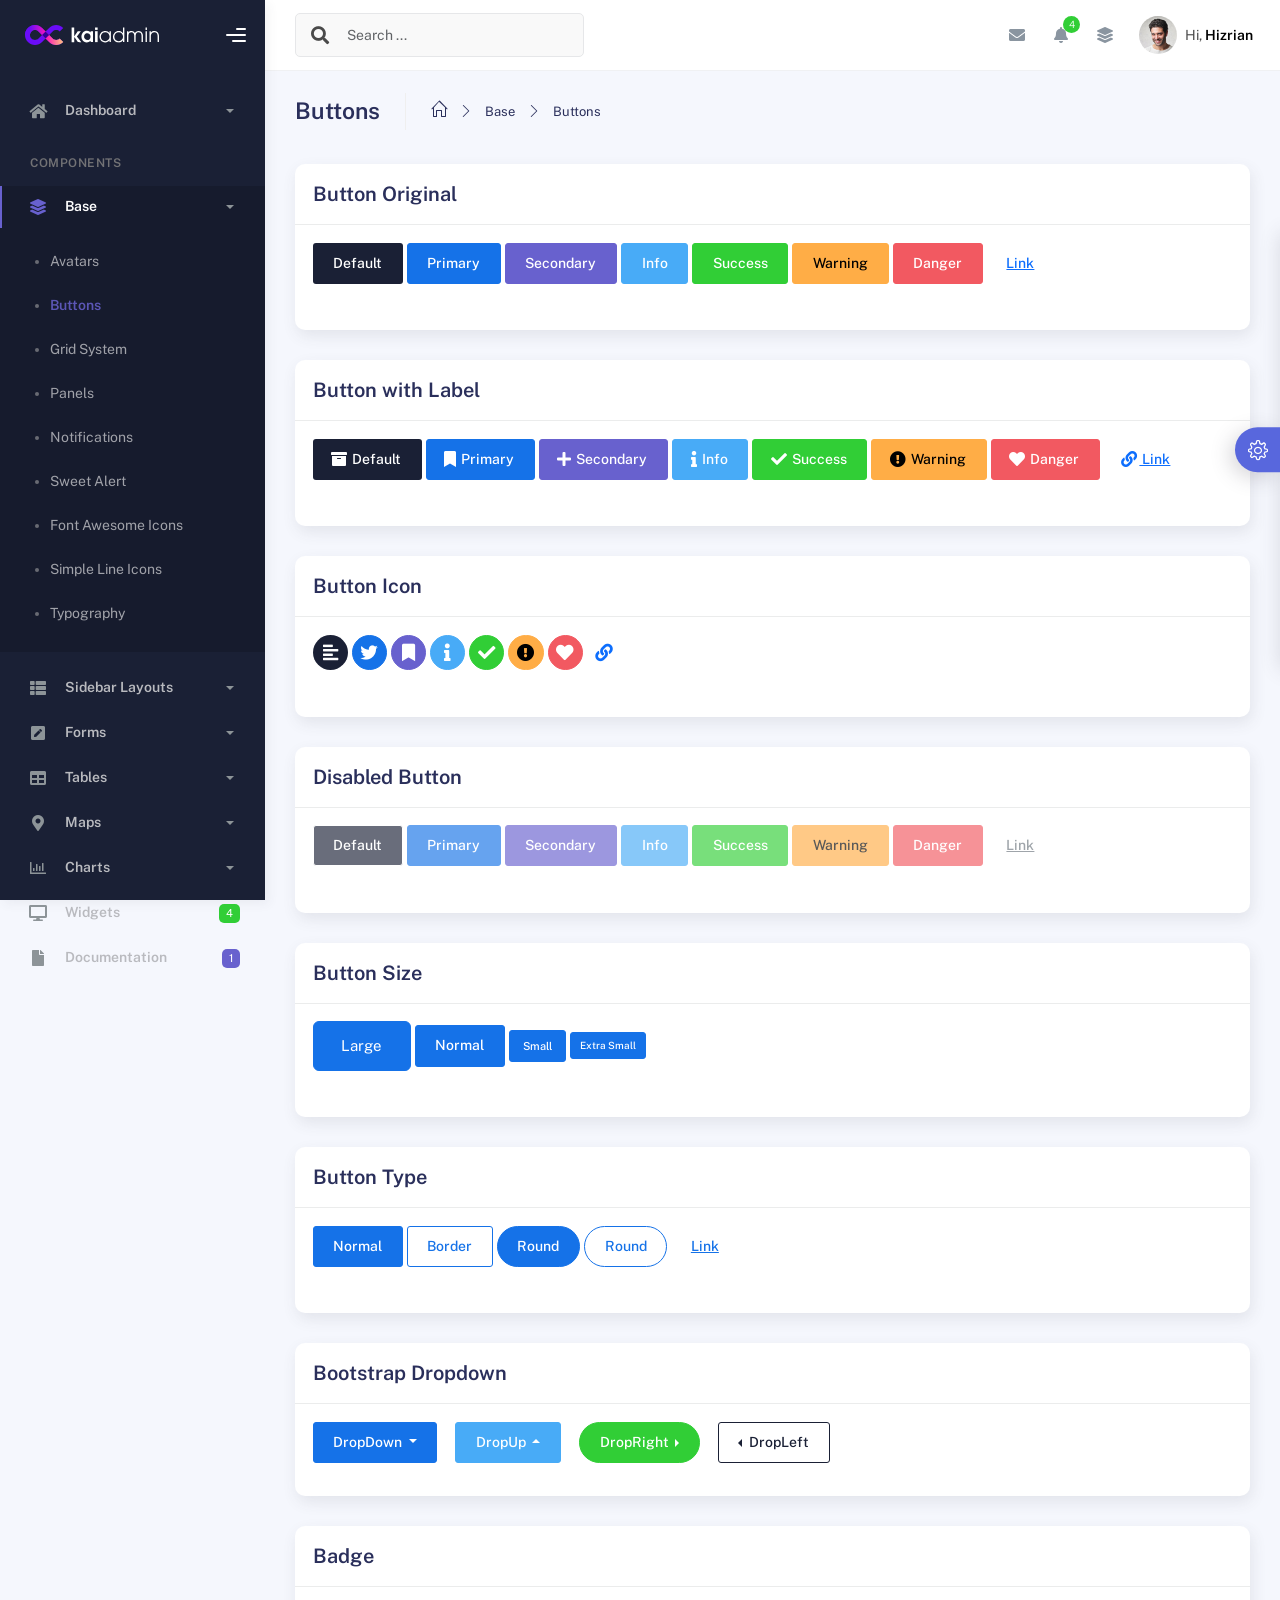
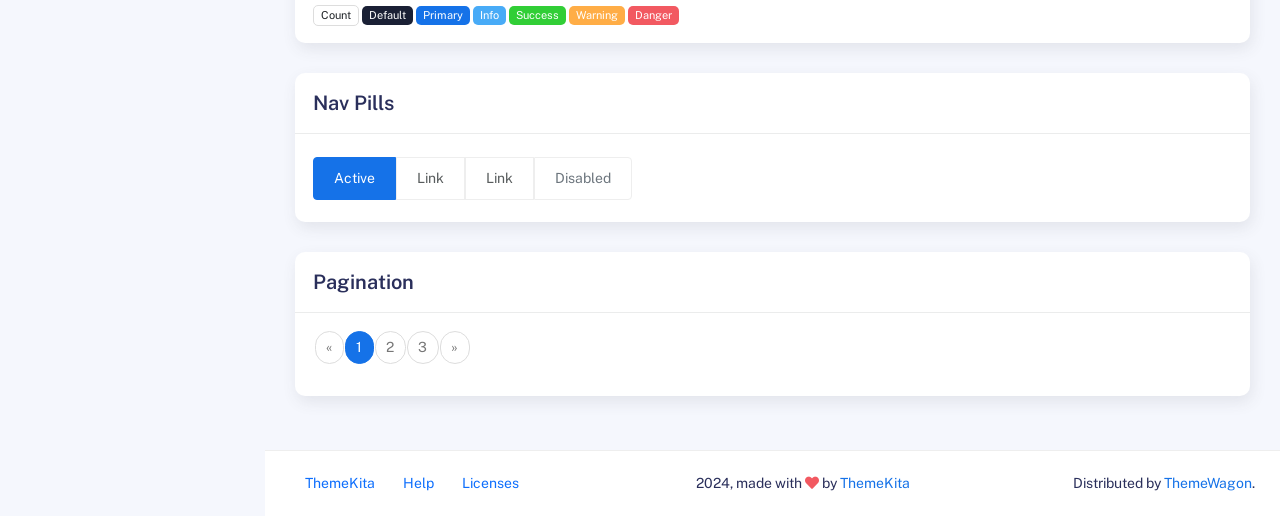
<file: public/template/components/buttons.html>
<!DOCTYPE html>
<html lang="en">
  <head>
    <meta http-equiv="X-UA-Compatible" content="IE=edge" />
    <title>Buttons - Kaiadmin Bootstrap 5 Admin Dashboard</title>
    <meta
      content="width=device-width, initial-scale=1.0, shrink-to-fit=no"
      name="viewport"
    />
    <link
      rel="icon"
      href="../assets/img/kaiadmin/favicon.ico"
      type="image/x-icon"
    />

    <!-- Fonts and icons -->
    <script src="../assets/js/plugin/webfont/webfont.min.js"></script>
    <script>
      WebFont.load({
        google: { families: ["Public Sans:300,400,500,600,700"] },
        custom: {
          families: [
            "Font Awesome 5 Solid",
            "Font Awesome 5 Regular",
            "Font Awesome 5 Brands",
            "simple-line-icons",
          ],
          urls: ["../assets/css/fonts.min.css"],
        },
        active: function () {
          sessionStorage.fonts = true;
        },
      });
    </script>

    <!-- CSS Files -->
    <link rel="stylesheet" href="../assets/css/bootstrap.min.css" />
    <link rel="stylesheet" href="../assets/css/plugins.min.css" />
    <link rel="stylesheet" href="../assets/css/kaiadmin.min.css" />

    <!-- CSS Just for demo purpose, don't include it in your project -->
    <link rel="stylesheet" href="../assets/css/demo.css" />
  </head>
  <body>
    <div class="wrapper">
      <!-- Sidebar -->
      <div class="sidebar" data-background-color="dark">
        <div class="sidebar-logo">
          <!-- Logo Header -->
          <div class="logo-header" data-background-color="dark">
            <a href="../index.html" class="logo">
              <img
                src="../assets/img/kaiadmin/logo_light.svg"
                alt="navbar brand"
                class="navbar-brand"
                height="20"
              />
            </a>
            <div class="nav-toggle">
              <button class="btn btn-toggle toggle-sidebar">
                <i class="gg-menu-right"></i>
              </button>
              <button class="btn btn-toggle sidenav-toggler">
                <i class="gg-menu-left"></i>
              </button>
            </div>
            <button class="topbar-toggler more">
              <i class="gg-more-vertical-alt"></i>
            </button>
          </div>
          <!-- End Logo Header -->
        </div>
        <div class="sidebar-wrapper scrollbar scrollbar-inner">
          <div class="sidebar-content">
            <ul class="nav nav-secondary">
              <li class="nav-item">
                <a
                  data-bs-toggle="collapse"
                  href="#dashboard"
                  class="collapsed"
                  aria-expanded="false"
                >
                  <i class="fas fa-home"></i>
                  <p>Dashboard</p>
                  <span class="caret"></span>
                </a>
                <div class="collapse" id="dashboard">
                  <ul class="nav nav-collapse">
                    <li>
                      <a href="../../demo1/index.html">
                        <span class="sub-item">Dashboard 1</span>
                      </a>
                    </li>
                  </ul>
                </div>
              </li>
              <li class="nav-section">
                <span class="sidebar-mini-icon">
                  <i class="fa fa-ellipsis-h"></i>
                </span>
                <h4 class="text-section">Components</h4>
              </li>
              <li class="nav-item active submenu">
                <a data-bs-toggle="collapse" href="#base">
                  <i class="fas fa-layer-group"></i>
                  <p>Base</p>
                  <span class="caret"></span>
                </a>
                <div class="collapse show" id="base">
                  <ul class="nav nav-collapse">
                    <li>
                      <a href="../components/avatars.html">
                        <span class="sub-item">Avatars</span>
                      </a>
                    </li>
                    <li class="active">
                      <a href="../components/buttons.html">
                        <span class="sub-item">Buttons</span>
                      </a>
                    </li>
                    <li>
                      <a href="../components/gridsystem.html">
                        <span class="sub-item">Grid System</span>
                      </a>
                    </li>
                    <li>
                      <a href="../components/panels.html">
                        <span class="sub-item">Panels</span>
                      </a>
                    </li>
                    <li>
                      <a href="../components/notifications.html">
                        <span class="sub-item">Notifications</span>
                      </a>
                    </li>
                    <li>
                      <a href="../components/sweetalert.html">
                        <span class="sub-item">Sweet Alert</span>
                      </a>
                    </li>
                    <li>
                      <a href="../components/font-awesome-icons.html">
                        <span class="sub-item">Font Awesome Icons</span>
                      </a>
                    </li>
                    <li>
                      <a href="../components/simple-line-icons.html">
                        <span class="sub-item">Simple Line Icons</span>
                      </a>
                    </li>
                    <li>
                      <a href="../components/typography.html">
                        <span class="sub-item">Typography</span>
                      </a>
                    </li>
                  </ul>
                </div>
              </li>
              <li class="nav-item">
                <a data-bs-toggle="collapse" href="#sidebarLayouts">
                  <i class="fas fa-th-list"></i>
                  <p>Sidebar Layouts</p>
                  <span class="caret"></span>
                </a>
                <div class="collapse" id="sidebarLayouts">
                  <ul class="nav nav-collapse">
                    <li>
                      <a href="../sidebar-style-2.html">
                        <span class="sub-item">Sidebar Style 2</span>
                      </a>
                    </li>
                    <li>
                      <a href="../icon-menu.html">
                        <span class="sub-item">Icon Menu</span>
                      </a>
                    </li>
                  </ul>
                </div>
              </li>
              <li class="nav-item">
                <a data-bs-toggle="collapse" href="#forms">
                  <i class="fas fa-pen-square"></i>
                  <p>Forms</p>
                  <span class="caret"></span>
                </a>
                <div class="collapse" id="forms">
                  <ul class="nav nav-collapse">
                    <li>
                      <a href="../forms/forms.html">
                        <span class="sub-item">Basic Form</span>
                      </a>
                    </li>
                  </ul>
                </div>
              </li>
              <li class="nav-item">
                <a data-bs-toggle="collapse" href="#tables">
                  <i class="fas fa-table"></i>
                  <p>Tables</p>
                  <span class="caret"></span>
                </a>
                <div class="collapse" id="tables">
                  <ul class="nav nav-collapse">
                    <li>
                      <a href="../tables/tables.html">
                        <span class="sub-item">Basic Table</span>
                      </a>
                    </li>
                    <li>
                      <a href="../tables/datatables.html">
                        <span class="sub-item">Datatables</span>
                      </a>
                    </li>
                  </ul>
                </div>
              </li>
              <li class="nav-item">
                <a data-bs-toggle="collapse" href="#maps">
                  <i class="fas fa-map-marker-alt"></i>
                  <p>Maps</p>
                  <span class="caret"></span>
                </a>
                <div class="collapse" id="maps">
                  <ul class="nav nav-collapse">
                    <li>
                      <a href="../maps/googlemaps.html">
                        <span class="sub-item">Google Maps</span>
                      </a>
                    </li>
                    <li>
                      <a href="../maps/jsvectormap.html">
                        <span class="sub-item">Jsvectormap</span>
                      </a>
                    </li>
                  </ul>
                </div>
              </li>
              <li class="nav-item">
                <a data-bs-toggle="collapse" href="#charts">
                  <i class="far fa-chart-bar"></i>
                  <p>Charts</p>
                  <span class="caret"></span>
                </a>
                <div class="collapse" id="charts">
                  <ul class="nav nav-collapse">
                    <li>
                      <a href="../charts/charts.html">
                        <span class="sub-item">Chart Js</span>
                      </a>
                    </li>
                    <li>
                      <a href="../charts/sparkline.html">
                        <span class="sub-item">Sparkline</span>
                      </a>
                    </li>
                  </ul>
                </div>
              </li>
              <li class="nav-item">
                <a href="../widgets.html">
                  <i class="fas fa-desktop"></i>
                  <p>Widgets</p>
                  <span class="badge badge-success">4</span>
                </a>
              </li>
              <li class="nav-item">
                <a href="../../../documentation/index.html">
                  <i class="fas fa-file"></i>
                  <p>Documentation</p>
                  <span class="badge badge-secondary">1</span>
                </a>
              </li>
              <li class="nav-item">
                <a data-bs-toggle="collapse" href="#submenu">
                  <i class="fas fa-bars"></i>
                  <p>Menu Levels</p>
                  <span class="caret"></span>
                </a>
                <div class="collapse" id="submenu">
                  <ul class="nav nav-collapse">
                    <li>
                      <a data-bs-toggle="collapse" href="#subnav1">
                        <span class="sub-item">Level 1</span>
                        <span class="caret"></span>
                      </a>
                      <div class="collapse" id="subnav1">
                        <ul class="nav nav-collapse subnav">
                          <li>
                            <a href="#">
                              <span class="sub-item">Level 2</span>
                            </a>
                          </li>
                          <li>
                            <a href="#">
                              <span class="sub-item">Level 2</span>
                            </a>
                          </li>
                        </ul>
                      </div>
                    </li>
                    <li>
                      <a data-bs-toggle="collapse" href="#subnav2">
                        <span class="sub-item">Level 1</span>
                        <span class="caret"></span>
                      </a>
                      <div class="collapse" id="subnav2">
                        <ul class="nav nav-collapse subnav">
                          <li>
                            <a href="#">
                              <span class="sub-item">Level 2</span>
                            </a>
                          </li>
                        </ul>
                      </div>
                    </li>
                    <li>
                      <a href="#">
                        <span class="sub-item">Level 1</span>
                      </a>
                    </li>
                  </ul>
                </div>
              </li>
            </ul>
          </div>
        </div>
      </div>
      <!-- End Sidebar -->

      <div class="main-panel">
        <div class="main-header">
          <div class="main-header-logo">
            <!-- Logo Header -->
            <div class="logo-header" data-background-color="dark">
              <a href="../index.html" class="logo">
                <img
                  src="../assets/img/kaiadmin/logo_light.svg"
                  alt="navbar brand"
                  class="navbar-brand"
                  height="20"
                />
              </a>
              <div class="nav-toggle">
                <button class="btn btn-toggle toggle-sidebar">
                  <i class="gg-menu-right"></i>
                </button>
                <button class="btn btn-toggle sidenav-toggler">
                  <i class="gg-menu-left"></i>
                </button>
              </div>
              <button class="topbar-toggler more">
                <i class="gg-more-vertical-alt"></i>
              </button>
            </div>
            <!-- End Logo Header -->
          </div>
          <!-- Navbar Header -->
          <nav
            class="navbar navbar-header navbar-header-transparent navbar-expand-lg border-bottom"
          >
            <div class="container-fluid">
              <nav
                class="navbar navbar-header-left navbar-expand-lg navbar-form nav-search p-0 d-none d-lg-flex"
              >
                <div class="input-group">
                  <div class="input-group-prepend">
                    <button type="submit" class="btn btn-search pe-1">
                      <i class="fa fa-search search-icon"></i>
                    </button>
                  </div>
                  <input
                    type="text"
                    placeholder="Search ..."
                    class="form-control"
                  />
                </div>
              </nav>

              <ul class="navbar-nav topbar-nav ms-md-auto align-items-center">
                <li
                  class="nav-item topbar-icon dropdown hidden-caret d-flex d-lg-none"
                >
                  <a
                    class="nav-link dropdown-toggle"
                    data-bs-toggle="dropdown"
                    href="#"
                    role="button"
                    aria-expanded="false"
                    aria-haspopup="true"
                  >
                    <i class="fa fa-search"></i>
                  </a>
                  <ul class="dropdown-menu dropdown-search animated fadeIn">
                    <form class="navbar-left navbar-form nav-search">
                      <div class="input-group">
                        <input
                          type="text"
                          placeholder="Search ..."
                          class="form-control"
                        />
                      </div>
                    </form>
                  </ul>
                </li>
                <li class="nav-item topbar-icon dropdown hidden-caret">
                  <a
                    class="nav-link dropdown-toggle"
                    href="#"
                    id="messageDropdown"
                    role="button"
                    data-bs-toggle="dropdown"
                    aria-haspopup="true"
                    aria-expanded="false"
                  >
                    <i class="fa fa-envelope"></i>
                  </a>
                  <ul
                    class="dropdown-menu messages-notif-box animated fadeIn"
                    aria-labelledby="messageDropdown"
                  >
                    <li>
                      <div
                        class="dropdown-title d-flex justify-content-between align-items-center"
                      >
                        Messages
                        <a href="#" class="small">Mark all as read</a>
                      </div>
                    </li>
                    <li>
                      <div class="message-notif-scroll scrollbar-outer">
                        <div class="notif-center">
                          <a href="#">
                            <div class="notif-img">
                              <img
                                src="../assets/img/jm_denis.jpg"
                                alt="Img Profile"
                              />
                            </div>
                            <div class="notif-content">
                              <span class="subject">Jimmy Denis</span>
                              <span class="block"> How are you ? </span>
                              <span class="time">5 minutes ago</span>
                            </div>
                          </a>
                          <a href="#">
                            <div class="notif-img">
                              <img
                                src="../assets/img/chadengle.jpg"
                                alt="Img Profile"
                              />
                            </div>
                            <div class="notif-content">
                              <span class="subject">Chad</span>
                              <span class="block"> Ok, Thanks ! </span>
                              <span class="time">12 minutes ago</span>
                            </div>
                          </a>
                          <a href="#">
                            <div class="notif-img">
                              <img
                                src="../assets/img/mlane.jpg"
                                alt="Img Profile"
                              />
                            </div>
                            <div class="notif-content">
                              <span class="subject">Jhon Doe</span>
                              <span class="block">
                                Ready for the meeting today...
                              </span>
                              <span class="time">12 minutes ago</span>
                            </div>
                          </a>
                          <a href="#">
                            <div class="notif-img">
                              <img
                                src="../assets/img/talha.jpg"
                                alt="Img Profile"
                              />
                            </div>
                            <div class="notif-content">
                              <span class="subject">Talha</span>
                              <span class="block"> Hi, Apa Kabar ? </span>
                              <span class="time">17 minutes ago</span>
                            </div>
                          </a>
                        </div>
                      </div>
                    </li>
                    <li>
                      <a class="see-all" href="javascript:void(0);"
                        >See all messages<i class="fa fa-angle-right"></i>
                      </a>
                    </li>
                  </ul>
                </li>
                <li class="nav-item topbar-icon dropdown hidden-caret">
                  <a
                    class="nav-link dropdown-toggle"
                    href="#"
                    id="notifDropdown"
                    role="button"
                    data-bs-toggle="dropdown"
                    aria-haspopup="true"
                    aria-expanded="false"
                  >
                    <i class="fa fa-bell"></i>
                    <span class="notification">4</span>
                  </a>
                  <ul
                    class="dropdown-menu notif-box animated fadeIn"
                    aria-labelledby="notifDropdown"
                  >
                    <li>
                      <div class="dropdown-title">
                        You have 4 new notification
                      </div>
                    </li>
                    <li>
                      <div class="notif-scroll scrollbar-outer">
                        <div class="notif-center">
                          <a href="#">
                            <div class="notif-icon notif-primary">
                              <i class="fa fa-user-plus"></i>
                            </div>
                            <div class="notif-content">
                              <span class="block"> New user registered </span>
                              <span class="time">5 minutes ago</span>
                            </div>
                          </a>
                          <a href="#">
                            <div class="notif-icon notif-success">
                              <i class="fa fa-comment"></i>
                            </div>
                            <div class="notif-content">
                              <span class="block">
                                Rahmad commented on Admin
                              </span>
                              <span class="time">12 minutes ago</span>
                            </div>
                          </a>
                          <a href="#">
                            <div class="notif-img">
                              <img
                                src="../assets/img/profile2.jpg"
                                alt="Img Profile"
                              />
                            </div>
                            <div class="notif-content">
                              <span class="block">
                                Reza send messages to you
                              </span>
                              <span class="time">12 minutes ago</span>
                            </div>
                          </a>
                          <a href="#">
                            <div class="notif-icon notif-danger">
                              <i class="fa fa-heart"></i>
                            </div>
                            <div class="notif-content">
                              <span class="block"> Farrah liked Admin </span>
                              <span class="time">17 minutes ago</span>
                            </div>
                          </a>
                        </div>
                      </div>
                    </li>
                    <li>
                      <a class="see-all" href="javascript:void(0);"
                        >See all notifications<i class="fa fa-angle-right"></i>
                      </a>
                    </li>
                  </ul>
                </li>
                <li class="nav-item topbar-icon dropdown hidden-caret">
                  <a
                    class="nav-link"
                    data-bs-toggle="dropdown"
                    href="#"
                    aria-expanded="false"
                  >
                    <i class="fas fa-layer-group"></i>
                  </a>
                  <div class="dropdown-menu quick-actions animated fadeIn">
                    <div class="quick-actions-header">
                      <span class="title mb-1">Quick Actions</span>
                      <span class="subtitle op-7">Shortcuts</span>
                    </div>
                    <div class="quick-actions-scroll scrollbar-outer">
                      <div class="quick-actions-items">
                        <div class="row m-0">
                          <a class="col-6 col-md-4 p-0" href="#">
                            <div class="quick-actions-item">
                              <div class="avatar-item bg-danger rounded-circle">
                                <i class="far fa-calendar-alt"></i>
                              </div>
                              <span class="text">Calendar</span>
                            </div>
                          </a>
                          <a class="col-6 col-md-4 p-0" href="#">
                            <div class="quick-actions-item">
                              <div
                                class="avatar-item bg-warning rounded-circle"
                              >
                                <i class="fas fa-map"></i>
                              </div>
                              <span class="text">Maps</span>
                            </div>
                          </a>
                          <a class="col-6 col-md-4 p-0" href="#">
                            <div class="quick-actions-item">
                              <div class="avatar-item bg-info rounded-circle">
                                <i class="fas fa-file-excel"></i>
                              </div>
                              <span class="text">Reports</span>
                            </div>
                          </a>
                          <a class="col-6 col-md-4 p-0" href="#">
                            <div class="quick-actions-item">
                              <div
                                class="avatar-item bg-success rounded-circle"
                              >
                                <i class="fas fa-envelope"></i>
                              </div>
                              <span class="text">Emails</span>
                            </div>
                          </a>
                          <a class="col-6 col-md-4 p-0" href="#">
                            <div class="quick-actions-item">
                              <div
                                class="avatar-item bg-primary rounded-circle"
                              >
                                <i class="fas fa-file-invoice-dollar"></i>
                              </div>
                              <span class="text">Invoice</span>
                            </div>
                          </a>
                          <a class="col-6 col-md-4 p-0" href="#">
                            <div class="quick-actions-item">
                              <div
                                class="avatar-item bg-secondary rounded-circle"
                              >
                                <i class="fas fa-credit-card"></i>
                              </div>
                              <span class="text">Payments</span>
                            </div>
                          </a>
                        </div>
                      </div>
                    </div>
                  </div>
                </li>

                <li class="nav-item topbar-user dropdown hidden-caret">
                  <a
                    class="dropdown-toggle profile-pic"
                    data-bs-toggle="dropdown"
                    href="#"
                    aria-expanded="false"
                  >
                    <div class="avatar-sm">
                      <img
                        src="../assets/img/profile.jpg"
                        alt="..."
                        class="avatar-img rounded-circle"
                      />
                    </div>
                    <span class="profile-username">
                      <span class="op-7">Hi,</span>
                      <span class="fw-bold">Hizrian</span>
                    </span>
                  </a>
                  <ul class="dropdown-menu dropdown-user animated fadeIn">
                    <div class="dropdown-user-scroll scrollbar-outer">
                      <li>
                        <div class="user-box">
                          <div class="avatar-lg">
                            <img
                              src="../assets/img/profile.jpg"
                              alt="image profile"
                              class="avatar-img rounded"
                            />
                          </div>
                          <div class="u-text">
                            <h4>Hizrian</h4>
                            <p class="text-muted">hello@example.com</p>
                            <a
                              href="profile.html"
                              class="btn btn-xs btn-secondary btn-sm"
                              >View Profile</a
                            >
                          </div>
                        </div>
                      </li>
                      <li>
                        <div class="dropdown-divider"></div>
                        <a class="dropdown-item" href="#">My Profile</a>
                        <a class="dropdown-item" href="#">My Balance</a>
                        <a class="dropdown-item" href="#">Inbox</a>
                        <div class="dropdown-divider"></div>
                        <a class="dropdown-item" href="#">Account Setting</a>
                        <div class="dropdown-divider"></div>
                        <a class="dropdown-item" href="#">Logout</a>
                      </li>
                    </div>
                  </ul>
                </li>
              </ul>
            </div>
          </nav>
          <!-- End Navbar -->
        </div>

        <div class="container">
          <div class="page-inner">
            <div class="page-header">
              <h3 class="fw-bold mb-3">Buttons</h3>
              <ul class="breadcrumbs mb-3">
                <li class="nav-home">
                  <a href="#">
                    <i class="icon-home"></i>
                  </a>
                </li>
                <li class="separator">
                  <i class="icon-arrow-right"></i>
                </li>
                <li class="nav-item">
                  <a href="#">Base</a>
                </li>
                <li class="separator">
                  <i class="icon-arrow-right"></i>
                </li>
                <li class="nav-item">
                  <a href="#">Buttons</a>
                </li>
              </ul>
            </div>
            <div class="row">
              <div class="col-md-12">
                <div class="card">
                  <div class="card-header">
                    <h4 class="card-title">Button Original</h4>
                  </div>
                  <div class="card-body">
                    <p class="demo">
                      <button class="btn btn-black">Default</button>

                      <button class="btn btn-primary">Primary</button>

                      <button class="btn btn-secondary">Secondary</button>

                      <button class="btn btn-info">Info</button>

                      <button class="btn btn-success">Success</button>

                      <button class="btn btn-warning">Warning</button>

                      <button class="btn btn-danger">Danger</button>

                      <button class="btn btn-link">Link</button>
                    </p>
                  </div>
                </div>
              </div>
              <div class="col-md-12">
                <div class="card">
                  <div class="card-header">
                    <h4 class="card-title">Button with Label</h4>
                  </div>
                  <div class="card-body">
                    <p class="demo">
                      <button class="btn btn-black">
                        <span class="btn-label">
                          <i class="fa fa-archive"></i>
                        </span>
                        Default
                      </button>

                      <button class="btn btn-primary">
                        <span class="btn-label">
                          <i class="fa fa-bookmark"></i>
                        </span>
                        Primary
                      </button>

                      <button class="btn btn-secondary">
                        <span class="btn-label">
                          <i class="fa fa-plus"></i>
                        </span>
                        Secondary
                      </button>

                      <button class="btn btn-info">
                        <span class="btn-label">
                          <i class="fa fa-info"></i>
                        </span>
                        Info
                      </button>

                      <button class="btn btn-success">
                        <span class="btn-label">
                          <i class="fa fa-check"></i>
                        </span>
                        Success
                      </button>

                      <button class="btn btn-warning">
                        <span class="btn-label">
                          <i class="fa fa-exclamation-circle"></i>
                        </span>
                        Warning
                      </button>

                      <button class="btn btn-danger">
                        <span class="btn-label">
                          <i class="fa fa-heart"></i>
                        </span>
                        Danger
                      </button>

                      <button class="btn btn-link">
                        <span class="btn-label">
                          <i class="fa fa-link"></i>
                        </span>
                        Link
                      </button>
                    </p>
                  </div>
                </div>
              </div>
              <div class="col-md-12">
                <div class="card">
                  <div class="card-header">
                    <h4 class="card-title">Button Icon</h4>
                  </div>
                  <div class="card-body">
                    <p class="demo">
                      <button
                        type="button"
                        class="btn btn-icon btn-round btn-black"
                      >
                        <i class="fa fa-align-left"></i>
                      </button>

                      <button
                        type="button"
                        class="btn btn-icon btn-round btn-primary"
                      >
                        <i class="fab fa-twitter"></i>
                      </button>

                      <button
                        type="button"
                        class="btn btn-icon btn-round btn-secondary"
                      >
                        <i class="fa fa-bookmark"></i>
                      </button>

                      <button
                        type="button"
                        class="btn btn-icon btn-round btn-info"
                      >
                        <i class="fa fa-info"></i>
                      </button>

                      <button
                        type="button"
                        class="btn btn-icon btn-round btn-success"
                      >
                        <i class="fa fa-check"></i>
                      </button>

                      <button
                        type="button"
                        class="btn btn-icon btn-round btn-warning"
                      >
                        <i class="fa fa-exclamation-circle"></i>
                      </button>

                      <button
                        type="button"
                        class="btn btn-icon btn-round btn-danger"
                      >
                        <i class="fa fa-heart"></i>
                      </button>

                      <button type="button" class="btn btn-icon btn-link">
                        <i class="fa fa-link"></i>
                      </button>
                    </p>
                  </div>
                </div>
              </div>
              <div class="col-md-12">
                <div class="card">
                  <div class="card-header">
                    <h4 class="card-title">Disabled Button</h4>
                  </div>
                  <div class="card-body">
                    <p class="demo">
                      <button class="btn btn-black" disabled="disabled">
                        Default
                      </button>

                      <button class="btn btn-primary" disabled="disabled">
                        Primary
                      </button>

                      <button class="btn btn-secondary" disabled="disabled">
                        Secondary
                      </button>

                      <button class="btn btn-info" disabled="disabled">
                        Info
                      </button>

                      <button class="btn btn-success" disabled="disabled">
                        Success
                      </button>

                      <button class="btn btn-warning" disabled="disabled">
                        Warning
                      </button>

                      <button class="btn btn-danger" disabled="disabled">
                        Danger
                      </button>

                      <button class="btn btn-link" disabled>Link</button>
                    </p>
                  </div>
                </div>
              </div>
              <div class="col-md-12">
                <div class="card">
                  <div class="card-header">
                    <h4 class="card-title">Button Size</h4>
                  </div>
                  <div class="card-body">
                    <p class="demo">
                      <button class="btn btn-primary btn-lg">Large</button>

                      <button class="btn btn-primary">Normal</button>

                      <button class="btn btn-primary btn-sm">Small</button>

                      <button class="btn btn-primary btn-xs">
                        Extra Small
                      </button>
                    </p>
                  </div>
                </div>
              </div>
              <div class="col-md-12">
                <div class="card">
                  <div class="card-header">
                    <h4 class="card-title">Button Type</h4>
                  </div>
                  <div class="card-body">
                    <p class="demo">
                      <button class="btn btn-primary">Normal</button>
                      <button class="btn btn-primary btn-border">Border</button>

                      <button class="btn btn-primary btn-round">Round</button>

                      <button class="btn btn-primary btn-border btn-round">
                        Round
                      </button>

                      <button class="btn btn-primary btn-link">Link</button>
                    </p>
                  </div>
                </div>
              </div>

              <div class="col-md-12">
                <div class="card">
                  <div class="card-header">
                    <h4 class="card-title">Bootstrap Dropdown</h4>
                  </div>
                  <div class="card-body">
                    <div class="demo">
                      <div class="btn-group dropdown">
                        <button
                          class="btn btn-primary dropdown-toggle"
                          type="button"
                          data-bs-toggle="dropdown"
                        >
                          DropDown
                        </button>
                        <ul class="dropdown-menu" role="menu">
                          <li>
                            <a class="dropdown-item" href="#">Action</a>
                            <a class="dropdown-item" href="#">Another action</a>
                            <div class="dropdown-divider"></div>
                            <a class="dropdown-item" href="#"
                              >Something else here</a
                            >
                          </li>
                        </ul>
                      </div>

                      <div class="btn-group dropup">
                        <button
                          class="btn btn-info dropdown-toggle"
                          type="button"
                          data-bs-toggle="dropdown"
                        >
                          DropUp
                        </button>
                        <ul class="dropdown-menu" role="menu">
                          <li>
                            <a class="dropdown-item" href="#">Action</a>
                            <a class="dropdown-item" href="#">Another action</a>
                            <div class="dropdown-divider"></div>
                            <a class="dropdown-item" href="#"
                              >Something else here</a
                            >
                          </li>
                        </ul>
                      </div>

                      <div class="btn-group dropend">
                        <button
                          type="button"
                          class="btn btn-success btn-round dropdown-toggle"
                          data-bs-toggle="dropdown"
                          aria-haspopup="true"
                          aria-expanded="false"
                        >
                          DropRight
                        </button>
                        <ul class="dropdown-menu" role="menu">
                          <li>
                            <a class="dropdown-item" href="#">Action</a>
                            <a class="dropdown-item" href="#">Another action</a>
                            <div class="dropdown-divider"></div>
                            <a class="dropdown-item" href="#"
                              >Something else here</a
                            >
                          </li>
                        </ul>
                      </div>

                      <div class="btn-group dropstart">
                        <button
                          type="button"
                          class="btn btn-black btn-border dropdown-toggle"
                          data-bs-toggle="dropdown"
                          aria-haspopup="true"
                          aria-expanded="false"
                        >
                          DropLeft
                        </button>
                        <ul class="dropdown-menu" role="menu">
                          <li>
                            <a class="dropdown-item" href="#">Action</a>
                            <a class="dropdown-item" href="#">Another action</a>
                            <div class="dropdown-divider"></div>
                            <a class="dropdown-item" href="#"
                              >Something else here</a
                            >
                          </li>
                        </ul>
                      </div>
                    </div>
                  </div>
                </div>
              </div>
              <div class="col-md-12">
                <div class="card">
                  <div class="card-header">
                    <h4 class="card-title">Badge</h4>
                  </div>
                  <div class="card-body">
                    <span class="badge badge-count">Count</span>
                    <span class="badge badge-black">Default</span>
                    <span class="badge badge-primary">Primary</span>
                    <span class="badge badge-info">Info</span>
                    <span class="badge badge-success">Success</span>
                    <span class="badge badge-warning">Warning</span>
                    <span class="badge badge-danger">Danger</span>
                  </div>
                </div>
              </div>
              <div class="col-md-12">
                <div class="card">
                  <div class="card-header">
                    <h4 class="card-title">Nav Pills</h4>
                  </div>
                  <div class="card-body">
                    <ul class="nav nav-pills nav-primary">
                      <li class="nav-item">
                        <a class="nav-link active" href="#">Active</a>
                      </li>
                      <li class="nav-item">
                        <a class="nav-link" href="#">Link</a>
                      </li>
                      <li class="nav-item">
                        <a class="nav-link" href="#">Link</a>
                      </li>
                      <li class="nav-item">
                        <a class="nav-link disabled" href="#">Disabled</a>
                      </li>
                    </ul>
                  </div>
                </div>
              </div>
              <div class="col-md-12">
                <div class="card">
                  <div class="card-header">
                    <h4 class="card-title">Pagination</h4>
                  </div>
                  <div class="card-body">
                    <div class="demo">
                      <ul class="pagination pg-primary">
                        <li class="page-item">
                          <a class="page-link" href="#" aria-label="Previous">
                            <span aria-hidden="true">&laquo;</span>
                            <span class="sr-only">Previous</span>
                          </a>
                        </li>
                        <li class="page-item active">
                          <a class="page-link" href="#">1</a>
                        </li>
                        <li class="page-item">
                          <a class="page-link" href="#">2</a>
                        </li>
                        <li class="page-item">
                          <a class="page-link" href="#">3</a>
                        </li>
                        <li class="page-item">
                          <a class="page-link" href="#" aria-label="Next">
                            <span aria-hidden="true">&raquo;</span>
                            <span class="sr-only">Next</span>
                          </a>
                        </li>
                      </ul>
                    </div>
                  </div>
                </div>
              </div>
            </div>
          </div>
        </div>

        <footer class="footer">
          <div class="container-fluid d-flex justify-content-between">
            <nav class="pull-left">
              <ul class="nav">
                <li class="nav-item">
                  <a class="nav-link" href="http://www.themekita.com">
                    ThemeKita
                  </a>
                </li>
                <li class="nav-item">
                  <a class="nav-link" href="#"> Help </a>
                </li>
                <li class="nav-item">
                  <a class="nav-link" href="#"> Licenses </a>
                </li>
              </ul>
            </nav>
            <div class="copyright">
              2024, made with <i class="fa fa-heart heart text-danger"></i> by
              <a href="http://www.themekita.com">ThemeKita</a>
            </div>
            <div>
              Distributed by
              <a target="_blank" href="https://themewagon.com/">ThemeWagon</a>.
            </div>
          </div>
        </footer>
      </div>

      <!-- Custom template | don't include it in your project! -->
      <div class="custom-template">
        <div class="title">Settings</div>
        <div class="custom-content">
          <div class="switcher">
            <div class="switch-block">
              <h4>Logo Header</h4>
              <div class="btnSwitch">
                <button
                  type="button"
                  class="selected changeLogoHeaderColor"
                  data-color="dark"
                ></button>
                <button
                  type="button"
                  class="selected changeLogoHeaderColor"
                  data-color="blue"
                ></button>
                <button
                  type="button"
                  class="changeLogoHeaderColor"
                  data-color="purple"
                ></button>
                <button
                  type="button"
                  class="changeLogoHeaderColor"
                  data-color="light-blue"
                ></button>
                <button
                  type="button"
                  class="changeLogoHeaderColor"
                  data-color="green"
                ></button>
                <button
                  type="button"
                  class="changeLogoHeaderColor"
                  data-color="orange"
                ></button>
                <button
                  type="button"
                  class="changeLogoHeaderColor"
                  data-color="red"
                ></button>
                <button
                  type="button"
                  class="changeLogoHeaderColor"
                  data-color="white"
                ></button>
                <br />
                <button
                  type="button"
                  class="changeLogoHeaderColor"
                  data-color="dark2"
                ></button>
                <button
                  type="button"
                  class="changeLogoHeaderColor"
                  data-color="blue2"
                ></button>
                <button
                  type="button"
                  class="changeLogoHeaderColor"
                  data-color="purple2"
                ></button>
                <button
                  type="button"
                  class="changeLogoHeaderColor"
                  data-color="light-blue2"
                ></button>
                <button
                  type="button"
                  class="changeLogoHeaderColor"
                  data-color="green2"
                ></button>
                <button
                  type="button"
                  class="changeLogoHeaderColor"
                  data-color="orange2"
                ></button>
                <button
                  type="button"
                  class="changeLogoHeaderColor"
                  data-color="red2"
                ></button>
              </div>
            </div>
            <div class="switch-block">
              <h4>Navbar Header</h4>
              <div class="btnSwitch">
                <button
                  type="button"
                  class="changeTopBarColor"
                  data-color="dark"
                ></button>
                <button
                  type="button"
                  class="changeTopBarColor"
                  data-color="blue"
                ></button>
                <button
                  type="button"
                  class="changeTopBarColor"
                  data-color="purple"
                ></button>
                <button
                  type="button"
                  class="changeTopBarColor"
                  data-color="light-blue"
                ></button>
                <button
                  type="button"
                  class="changeTopBarColor"
                  data-color="green"
                ></button>
                <button
                  type="button"
                  class="changeTopBarColor"
                  data-color="orange"
                ></button>
                <button
                  type="button"
                  class="changeTopBarColor"
                  data-color="red"
                ></button>
                <button
                  type="button"
                  class="changeTopBarColor"
                  data-color="white"
                ></button>
                <br />
                <button
                  type="button"
                  class="changeTopBarColor"
                  data-color="dark2"
                ></button>
                <button
                  type="button"
                  class="selected changeTopBarColor"
                  data-color="blue2"
                ></button>
                <button
                  type="button"
                  class="changeTopBarColor"
                  data-color="purple2"
                ></button>
                <button
                  type="button"
                  class="changeTopBarColor"
                  data-color="light-blue2"
                ></button>
                <button
                  type="button"
                  class="changeTopBarColor"
                  data-color="green2"
                ></button>
                <button
                  type="button"
                  class="changeTopBarColor"
                  data-color="orange2"
                ></button>
                <button
                  type="button"
                  class="changeTopBarColor"
                  data-color="red2"
                ></button>
              </div>
            </div>
            <div class="switch-block">
              <h4>Sidebar</h4>
              <div class="btnSwitch">
                <button
                  type="button"
                  class="selected changeSideBarColor"
                  data-color="white"
                ></button>
                <button
                  type="button"
                  class="changeSideBarColor"
                  data-color="dark"
                ></button>
                <button
                  type="button"
                  class="changeSideBarColor"
                  data-color="dark2"
                ></button>
              </div>
            </div>
          </div>
        </div>
        <div class="custom-toggle">
          <i class="icon-settings"></i>
        </div>
      </div>
      <!-- End Custom template -->
    </div>
    <!--   Core JS Files   -->
    <script src="../assets/js/core/jquery-3.7.1.min.js"></script>
    <script src="../assets/js/core/popper.min.js"></script>
    <script src="../assets/js/core/bootstrap.min.js"></script>

    <!-- jQuery Scrollbar -->
    <script src="../assets/js/plugin/jquery-scrollbar/jquery.scrollbar.min.js"></script>
    <!-- Moment JS -->
    <script src="../assets/js/plugin/moment/moment.min.js"></script>

    <!-- Chart JS -->
    <script src="../assets/js/plugin/chart.js/chart.min.js"></script>

    <!-- jQuery Sparkline -->
    <script src="../assets/js/plugin/jquery.sparkline/jquery.sparkline.min.js"></script>

    <!-- Chart Circle -->
    <script src="../assets/js/plugin/chart-circle/circles.min.js"></script>

    <!-- Datatables -->
    <script src="../assets/js/plugin/datatables/datatables.min.js"></script>

    <!-- Bootstrap Notify -->
    <script src="../assets/js/plugin/bootstrap-notify/bootstrap-notify.min.js"></script>

    <!-- jQuery Vector Maps -->
    <script src="../assets/js/plugin/jsvectormap/jsvectormap.min.js"></script>
    <script src="../assets/js/plugin/jsvectormap/world.js"></script>

    <!-- Sweet Alert -->
    <script src="../assets/js/plugin/sweetalert/sweetalert.min.js"></script>

    <!-- Kaiadmin JS -->
    <script src="../assets/js/kaiadmin.min.js"></script>

    <!-- Kaiadmin DEMO methods, don't include it in your project! -->
    <script src="../assets/js/setting-demo2.js"></script>
  </body>
</html>
</file>
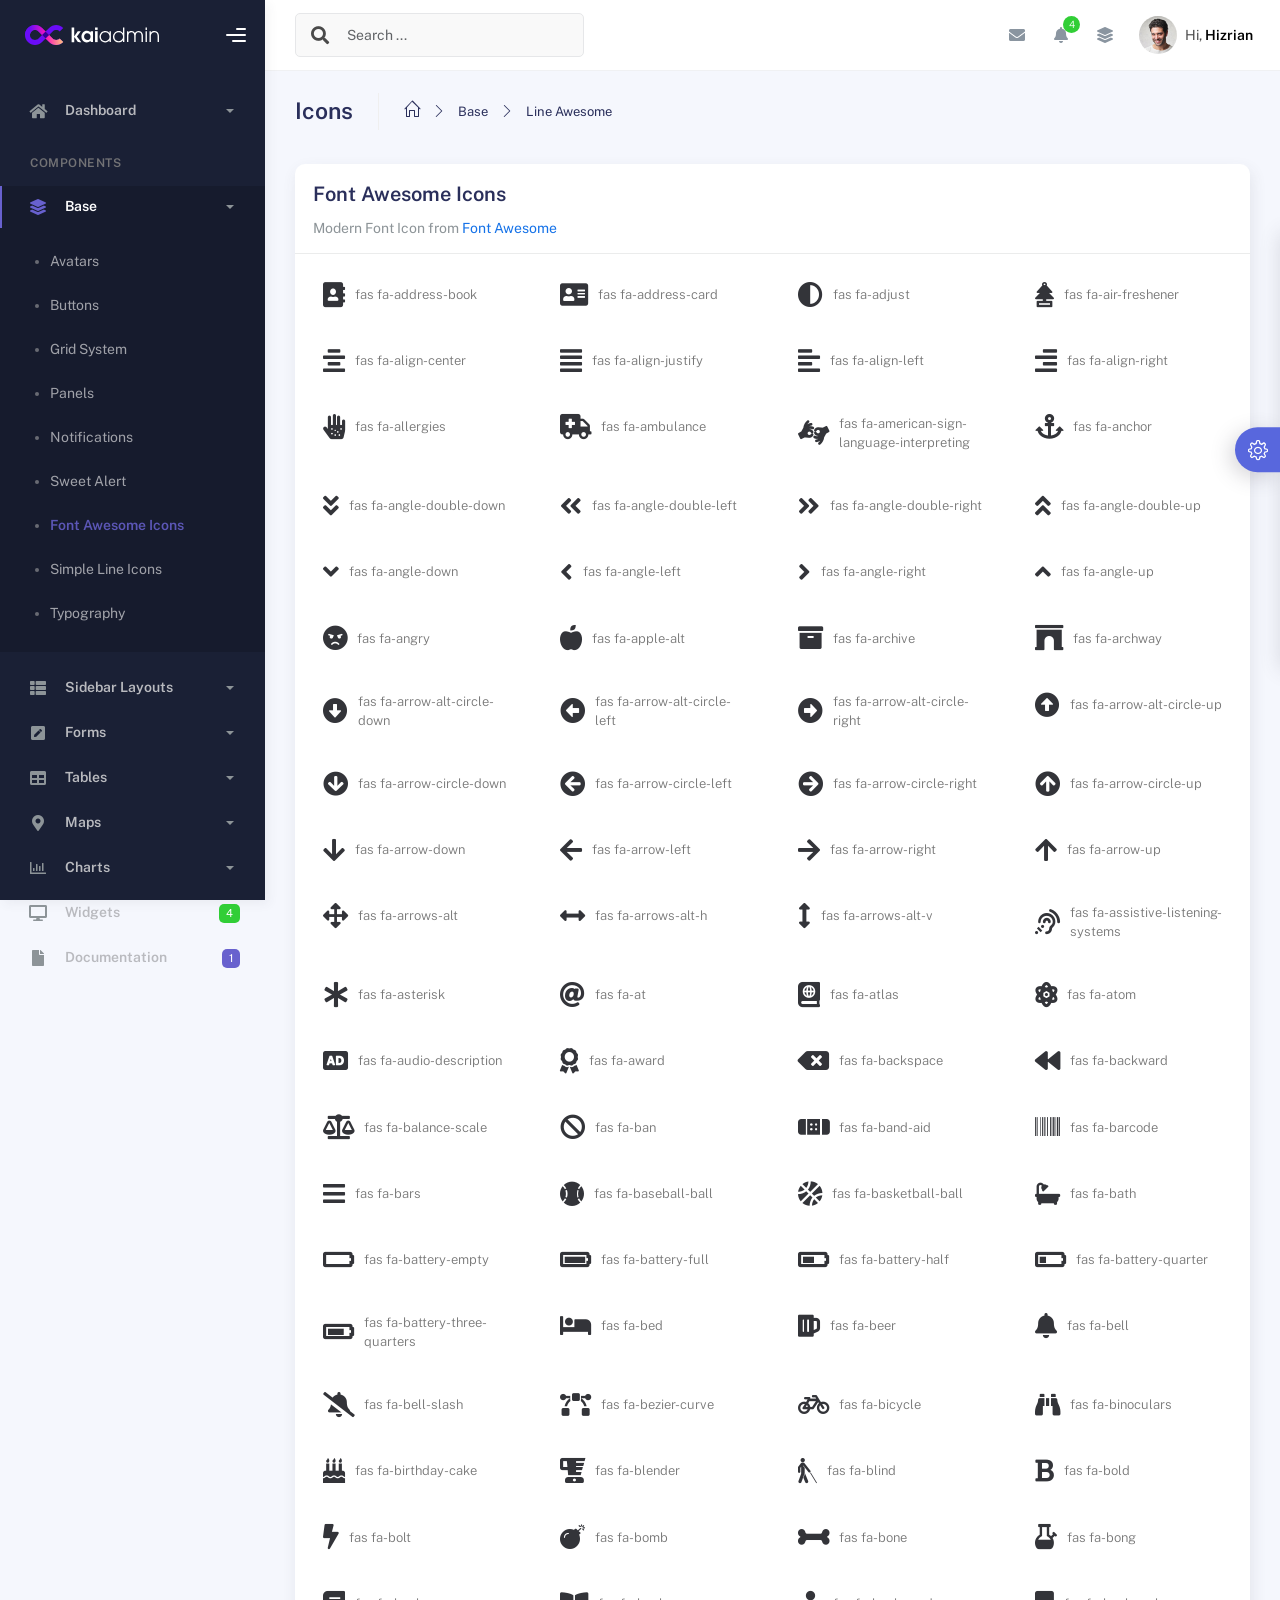
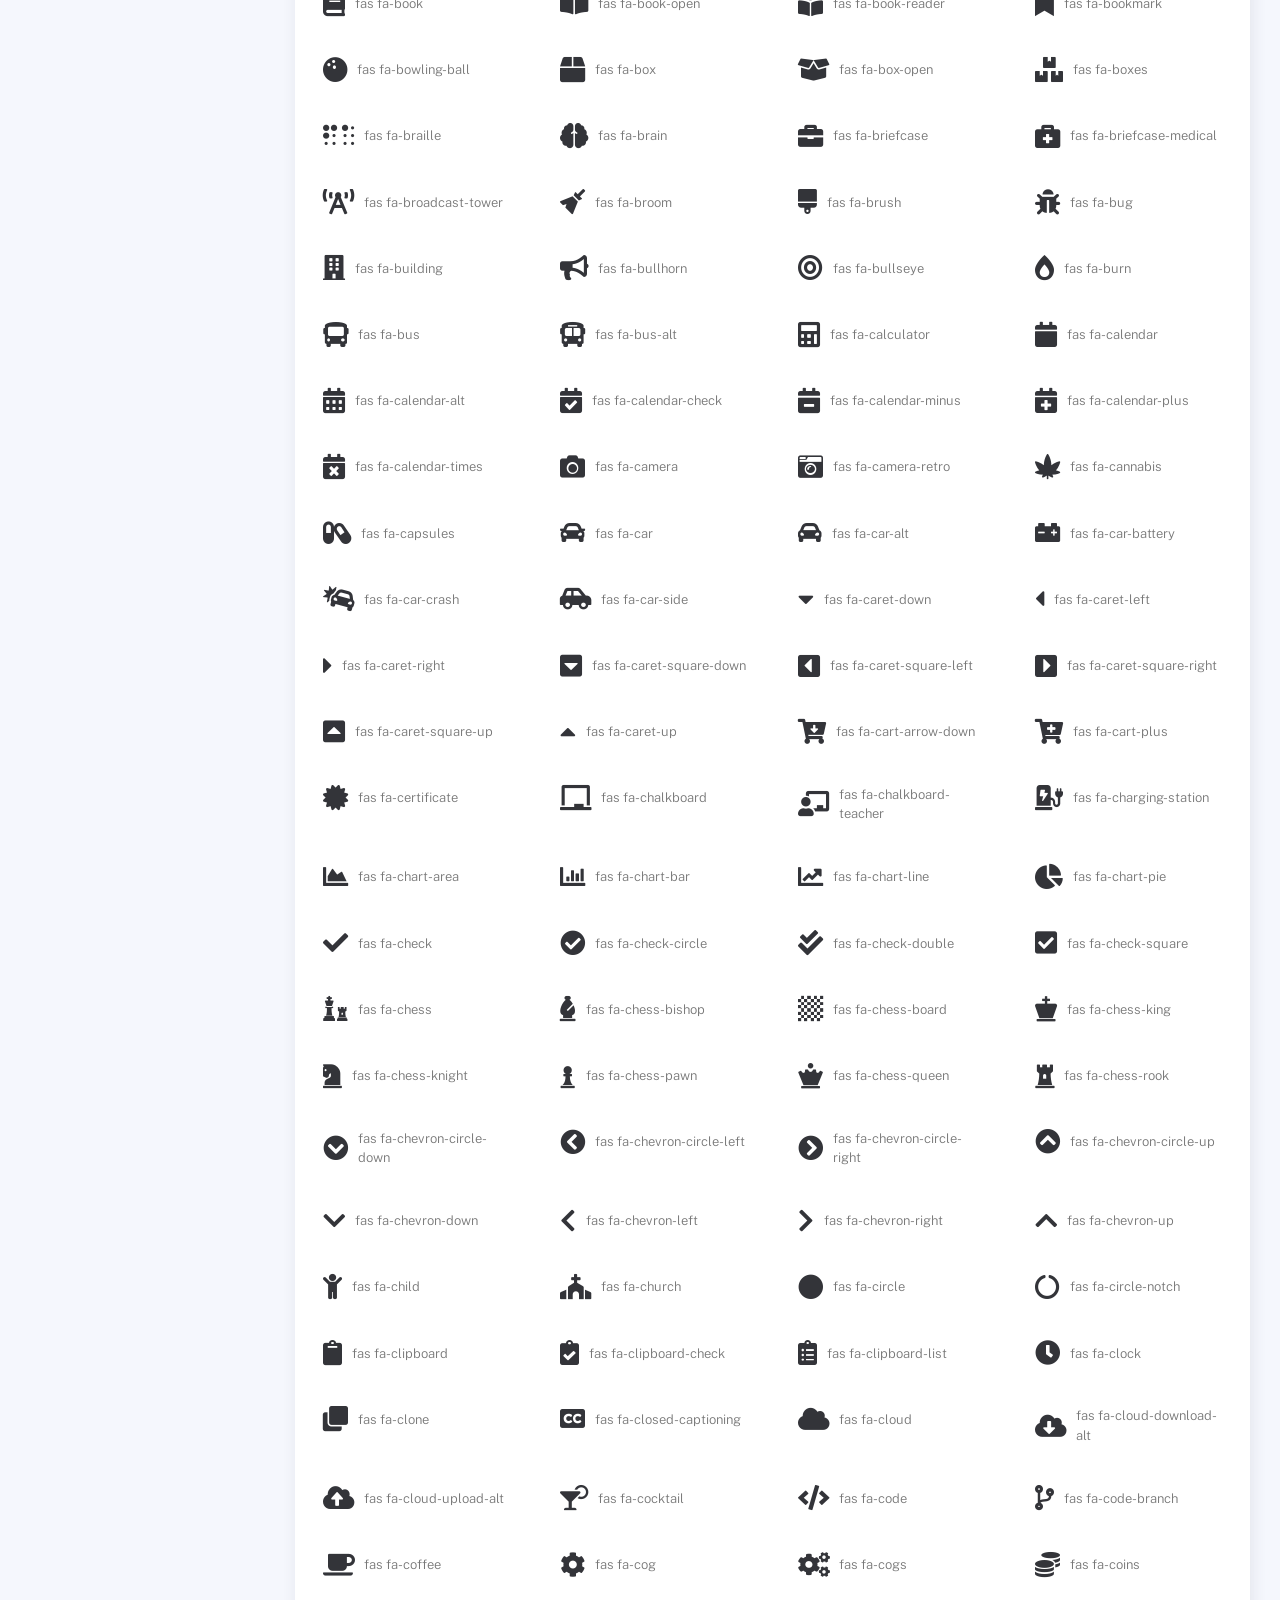
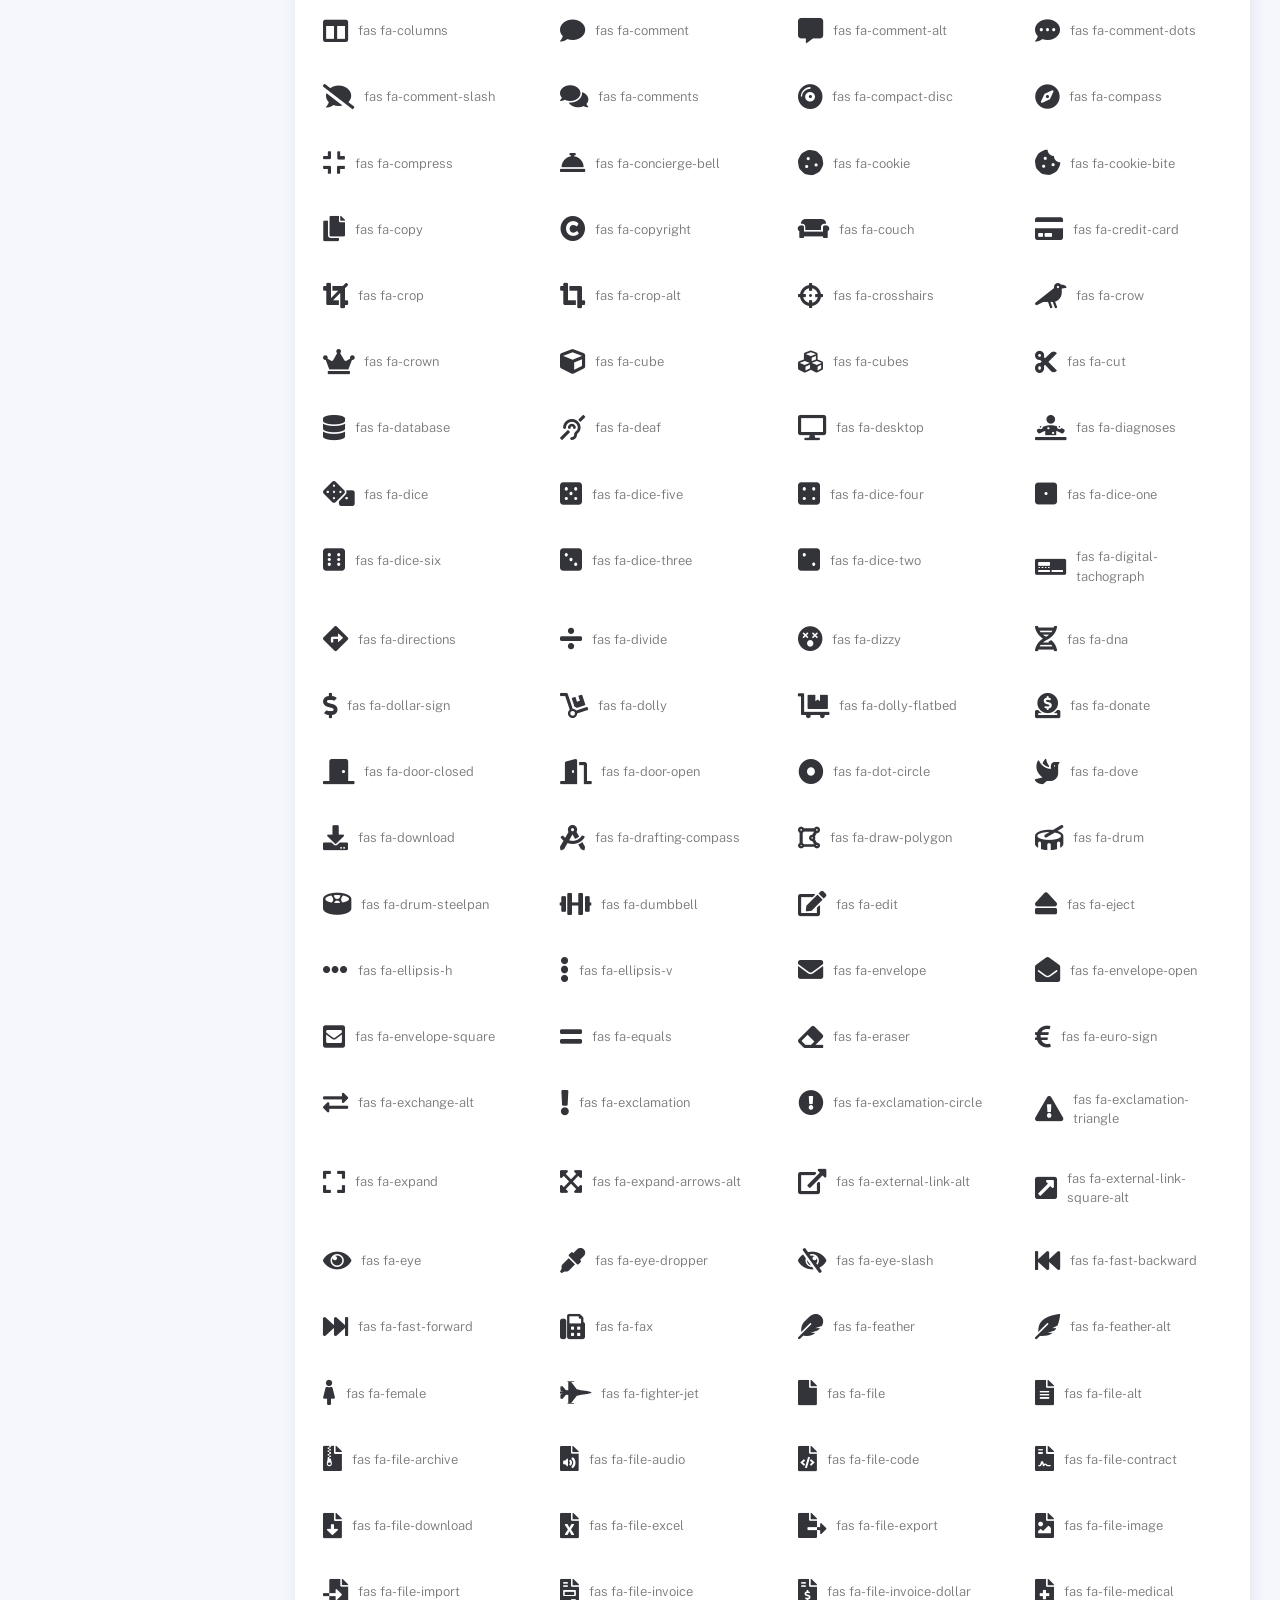
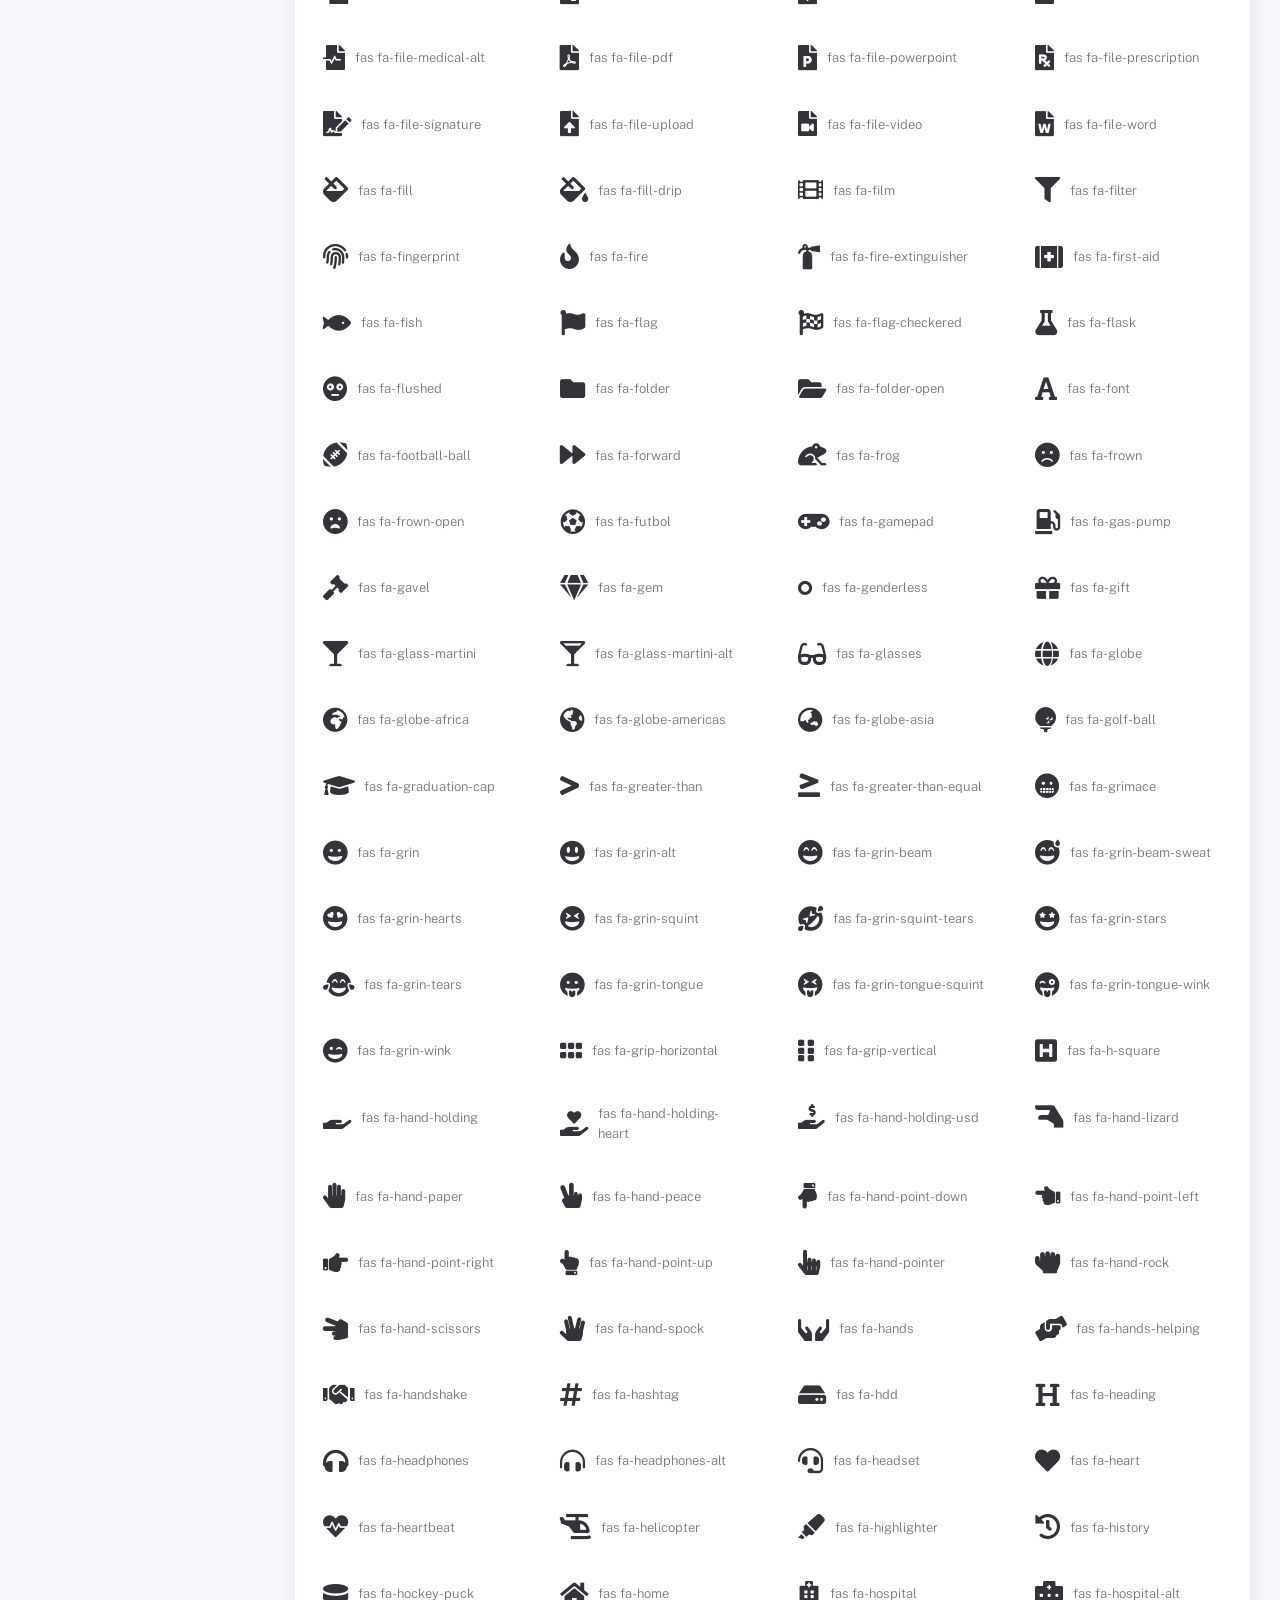
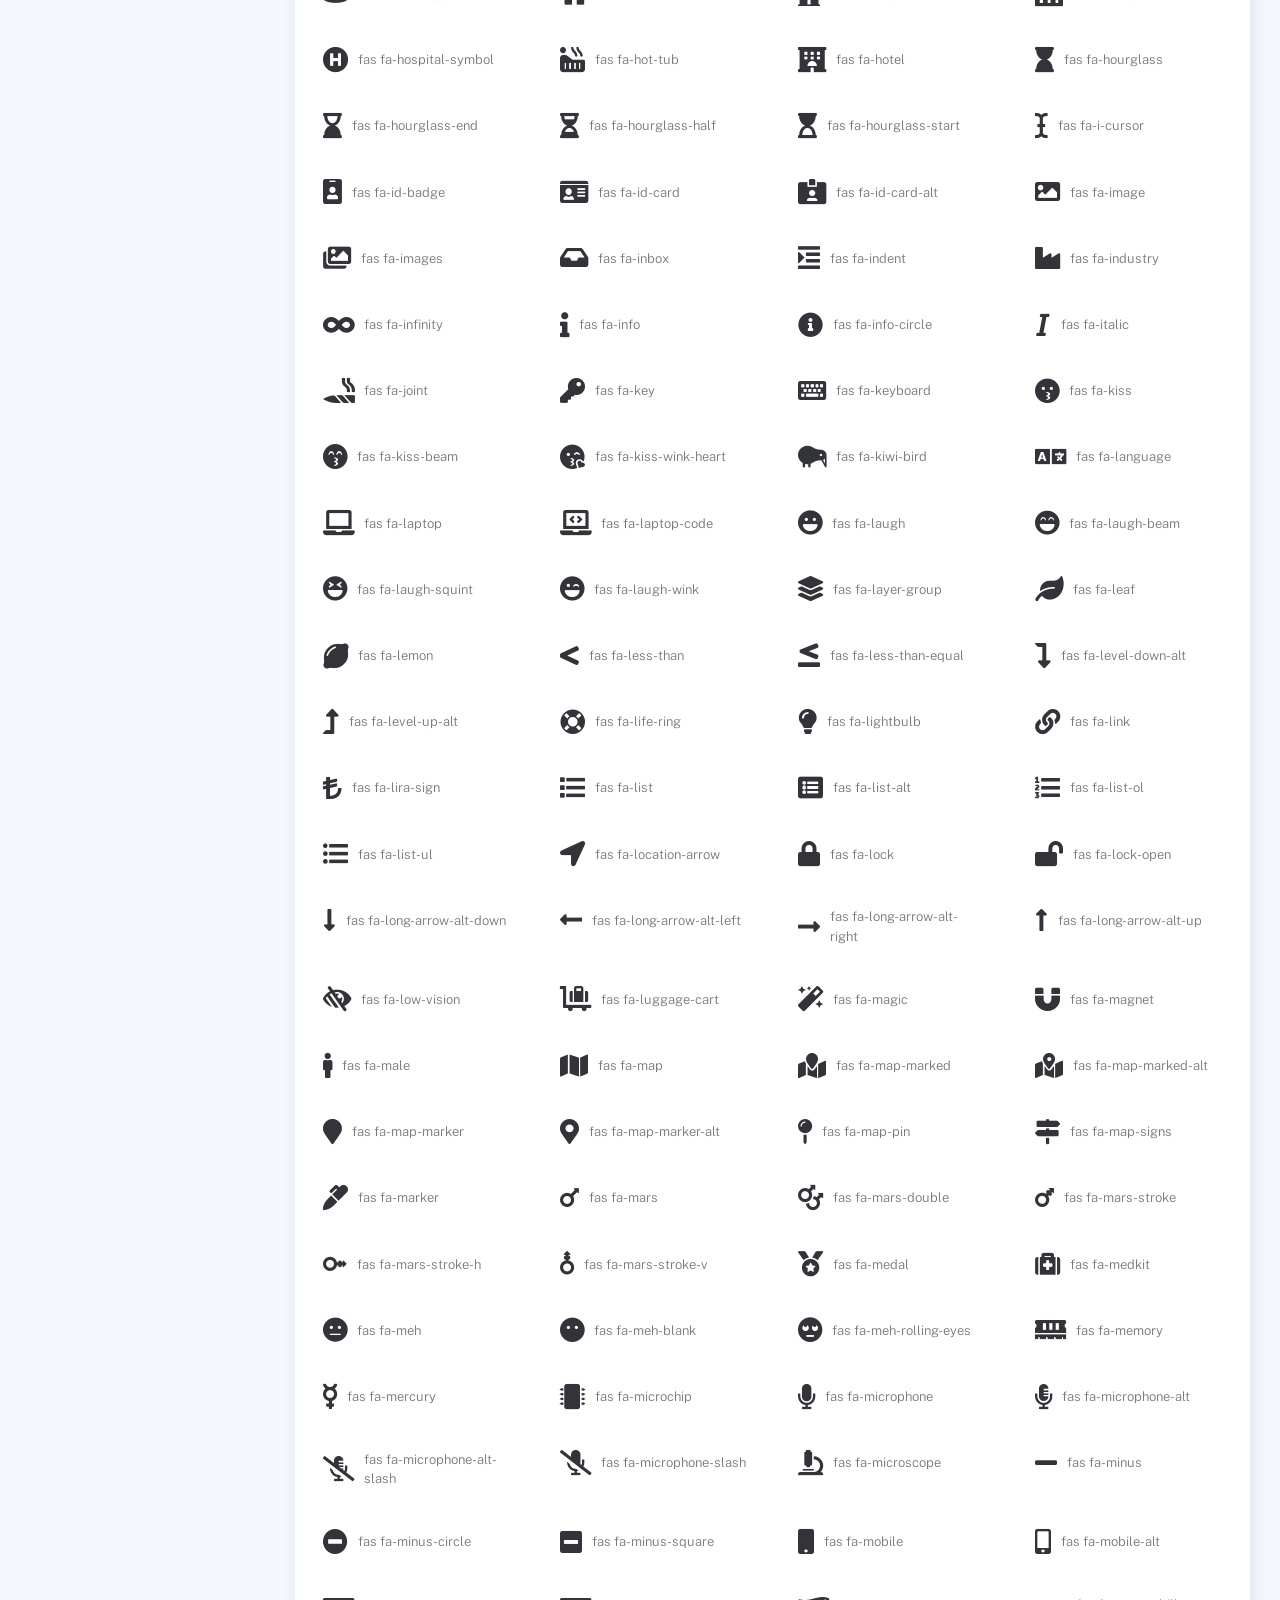
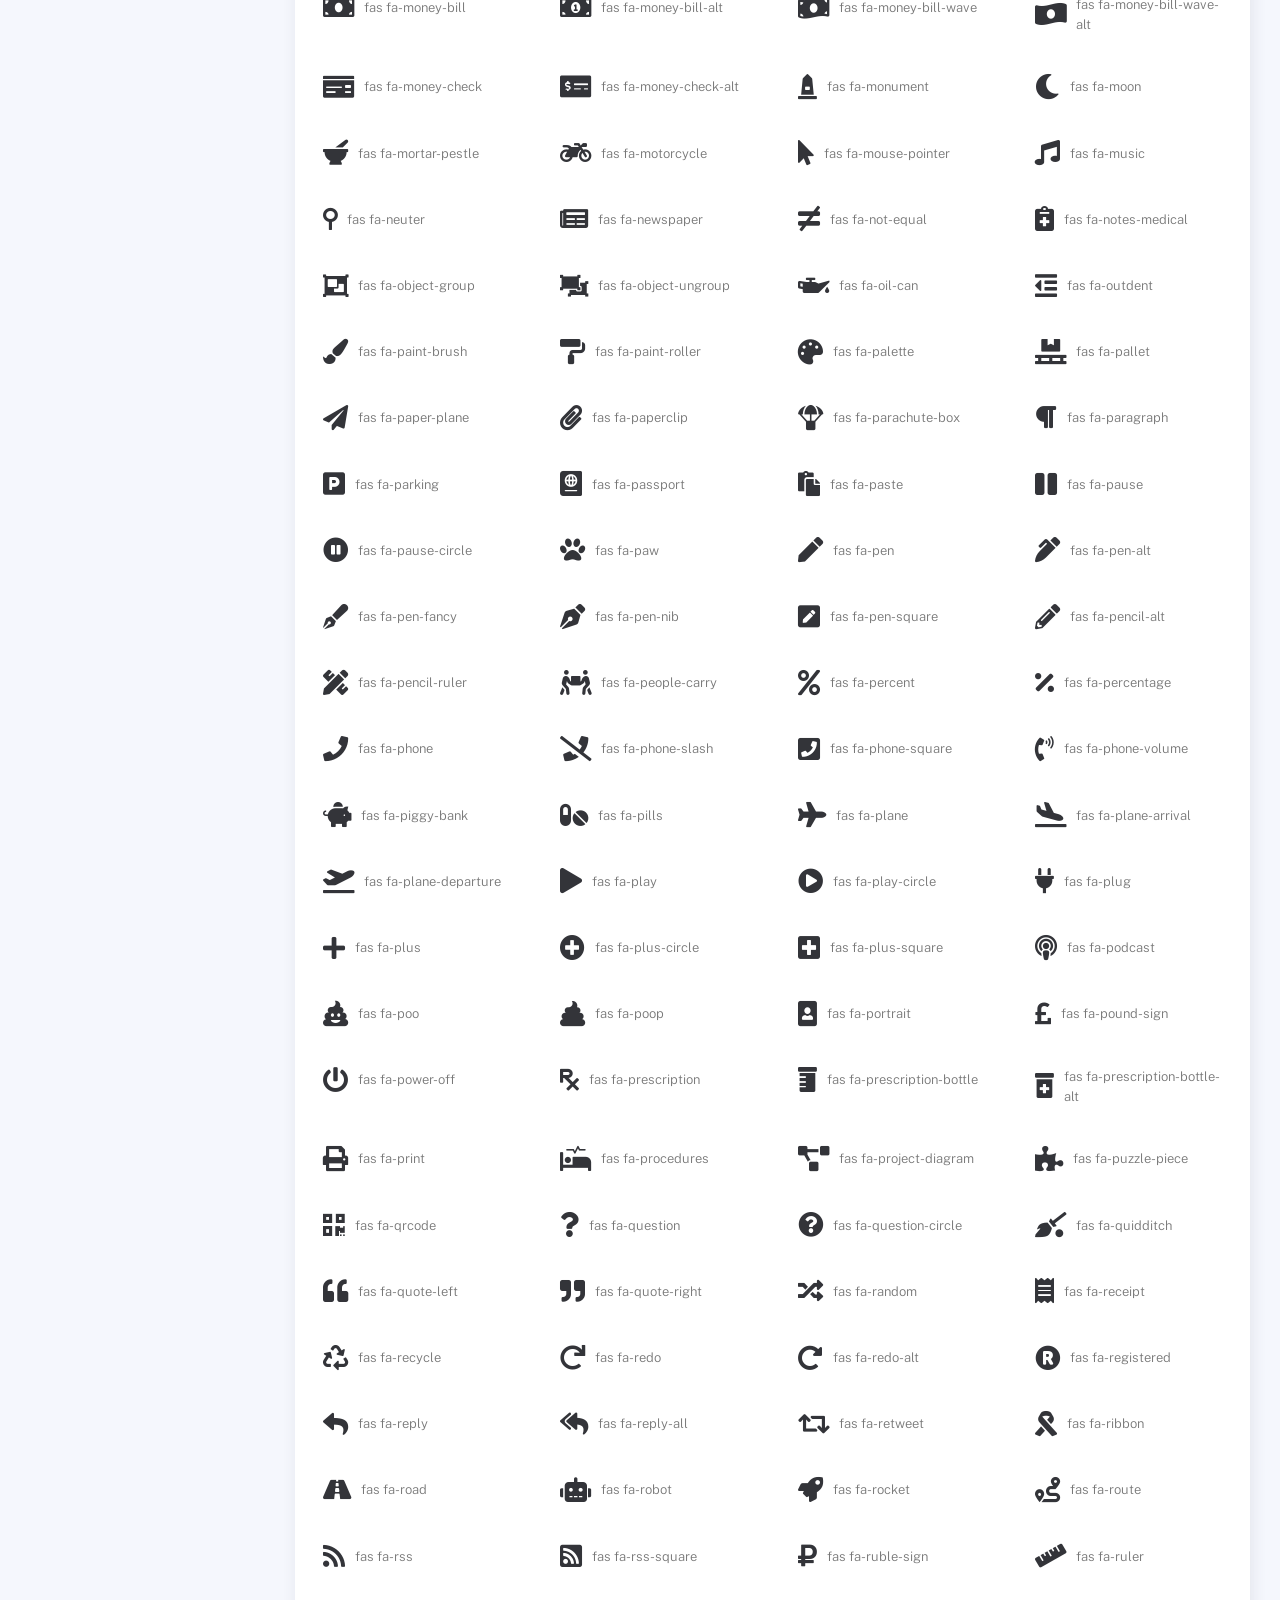
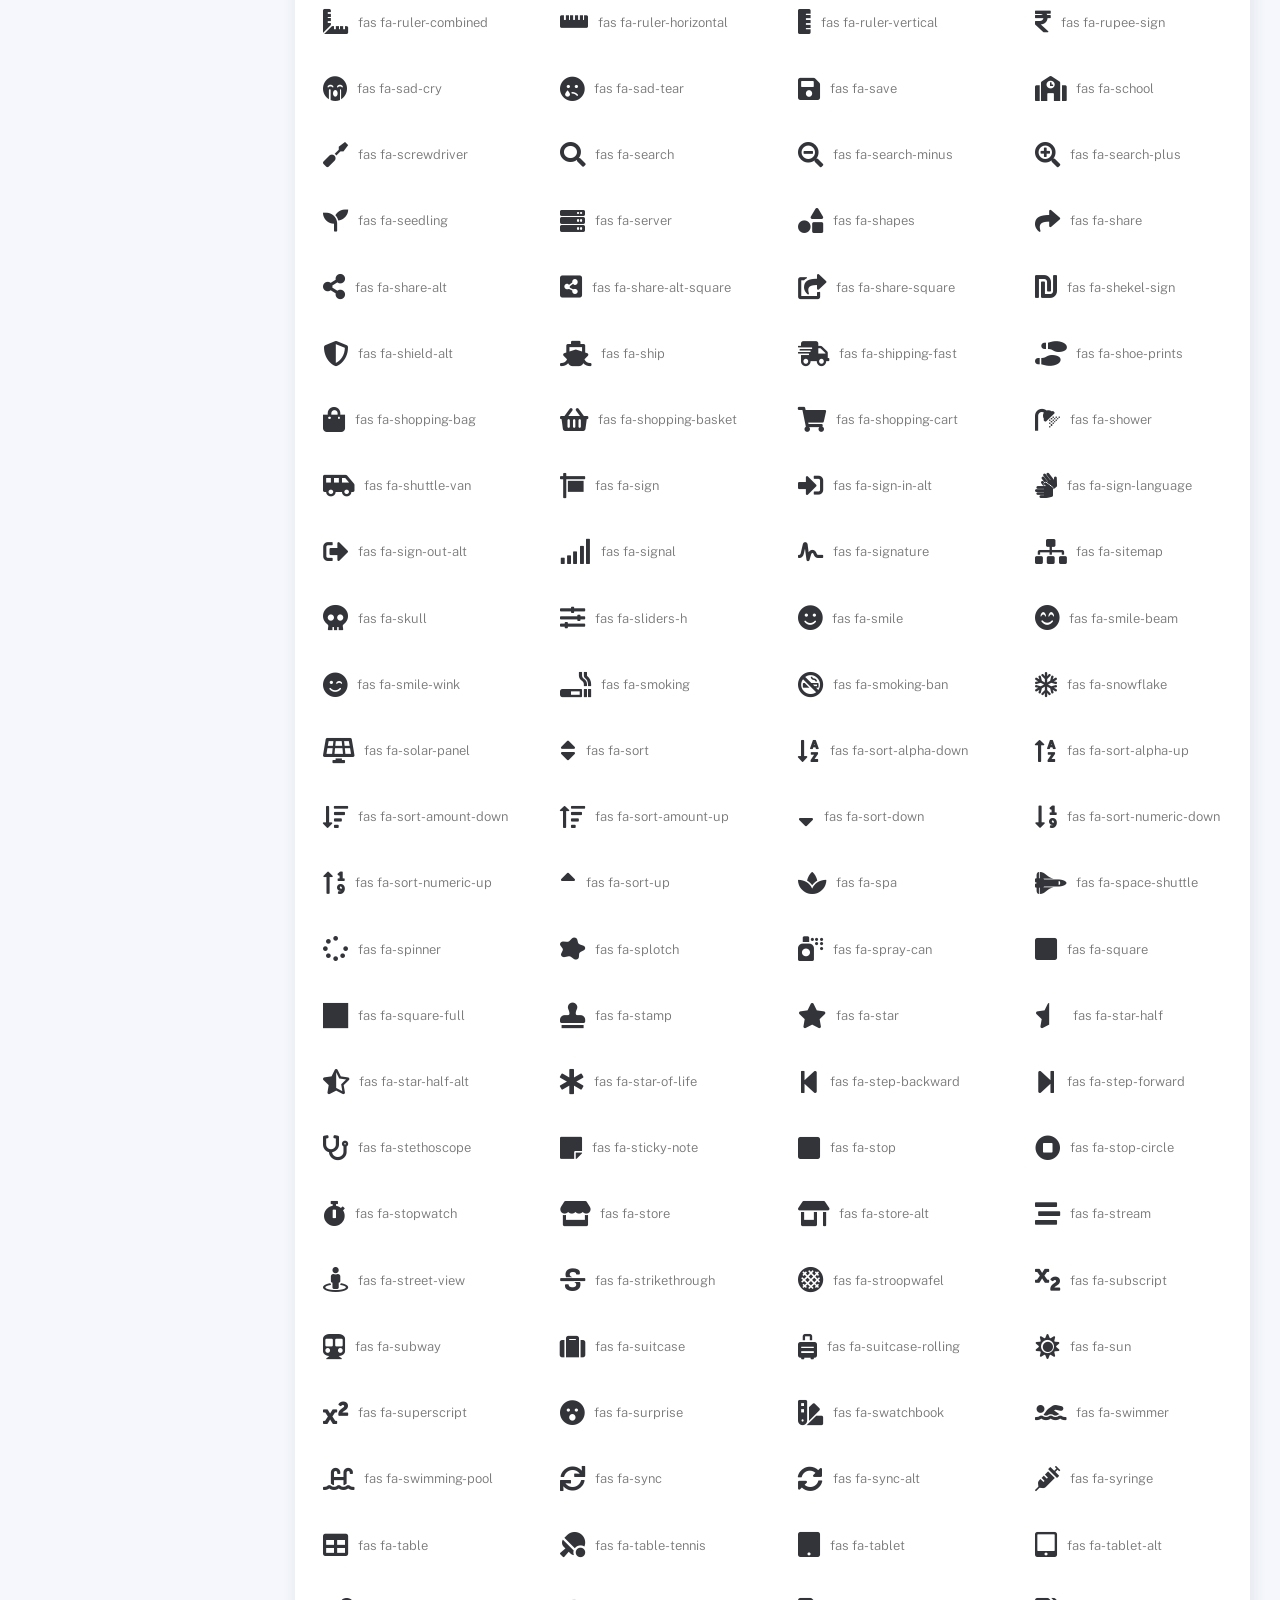
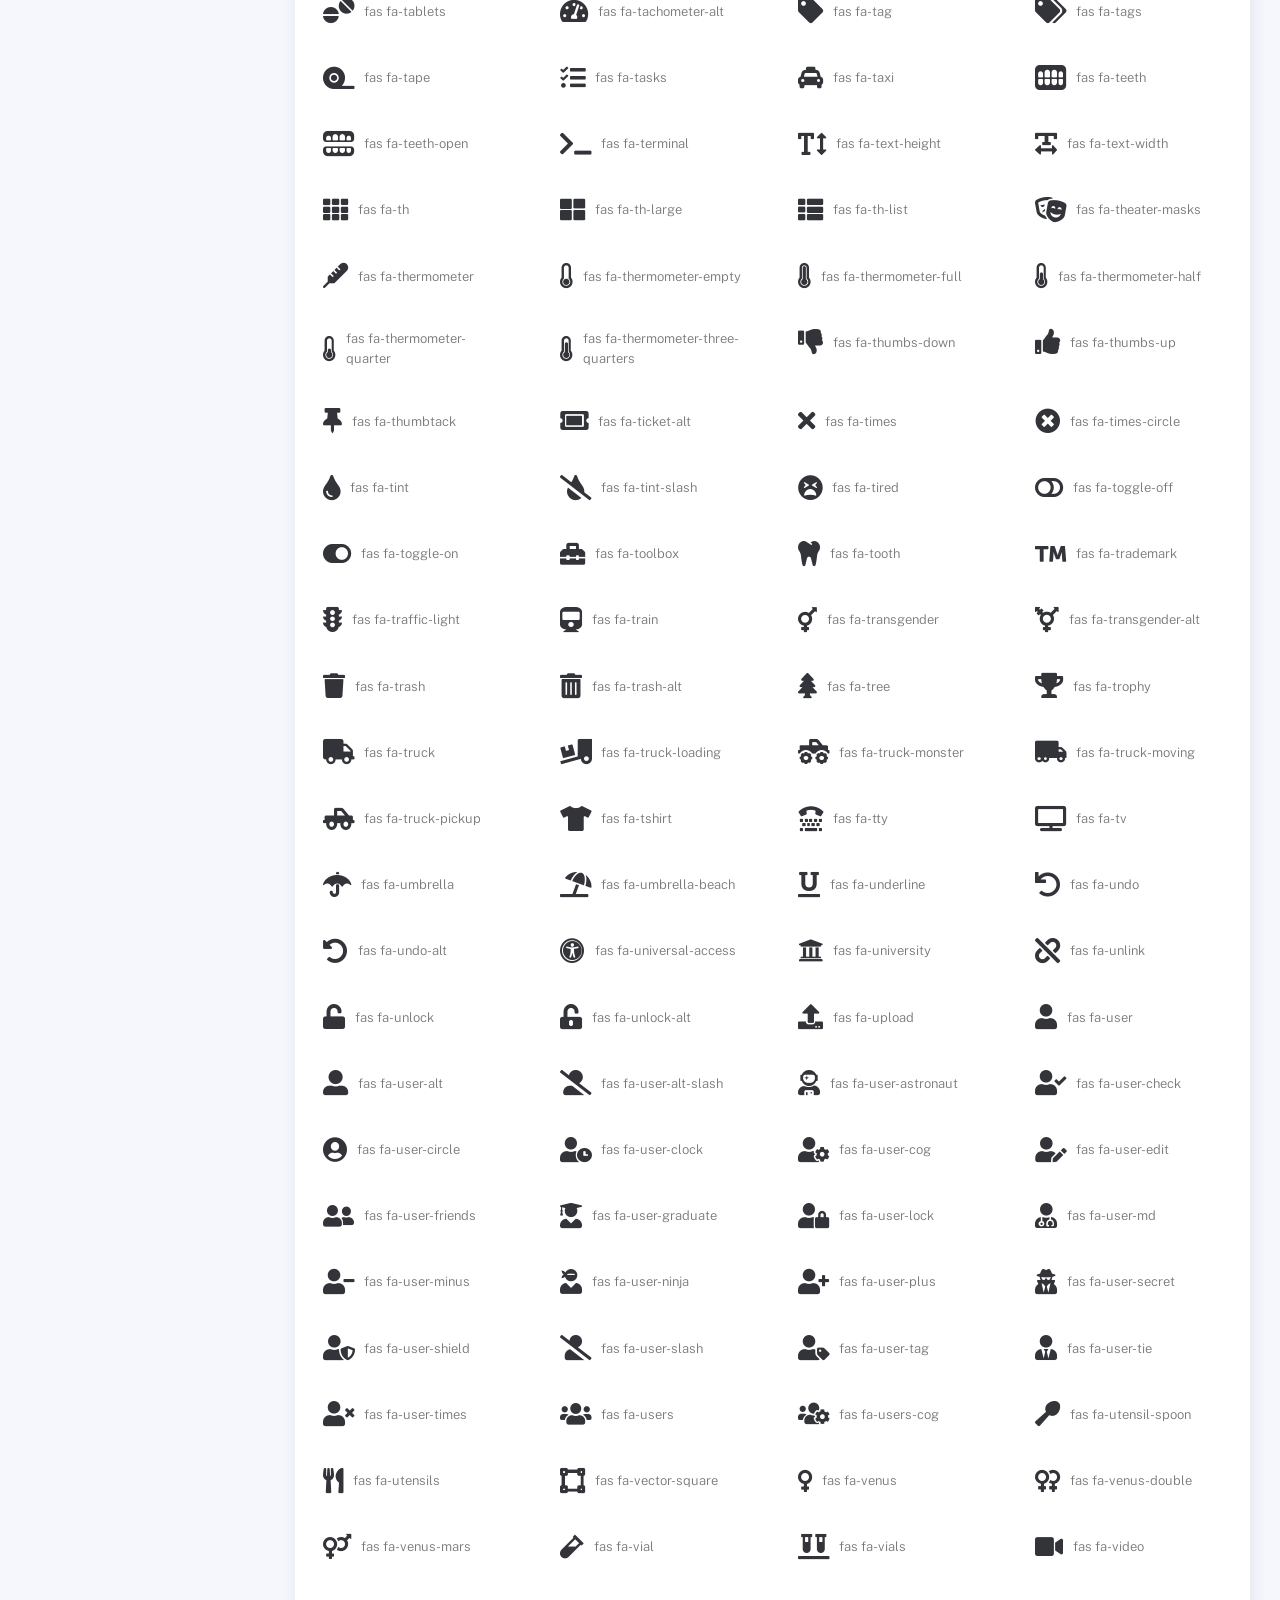
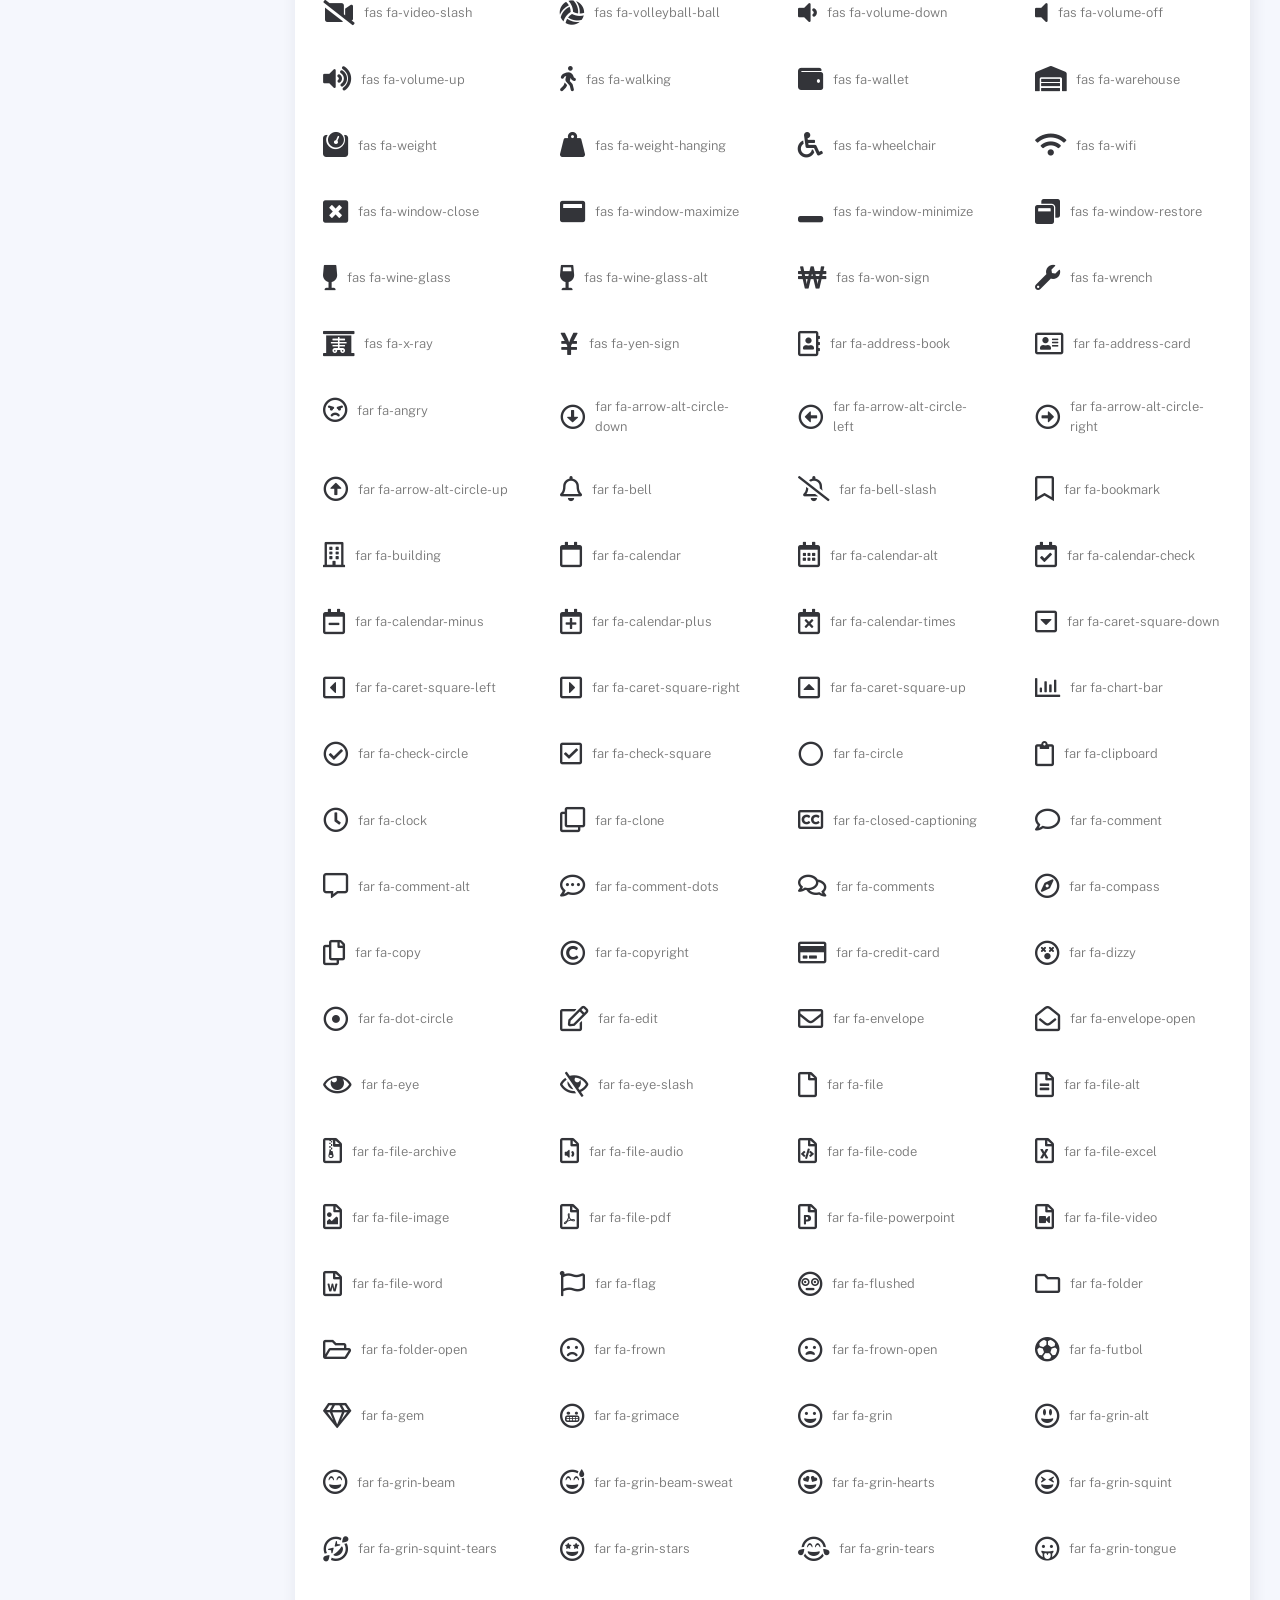
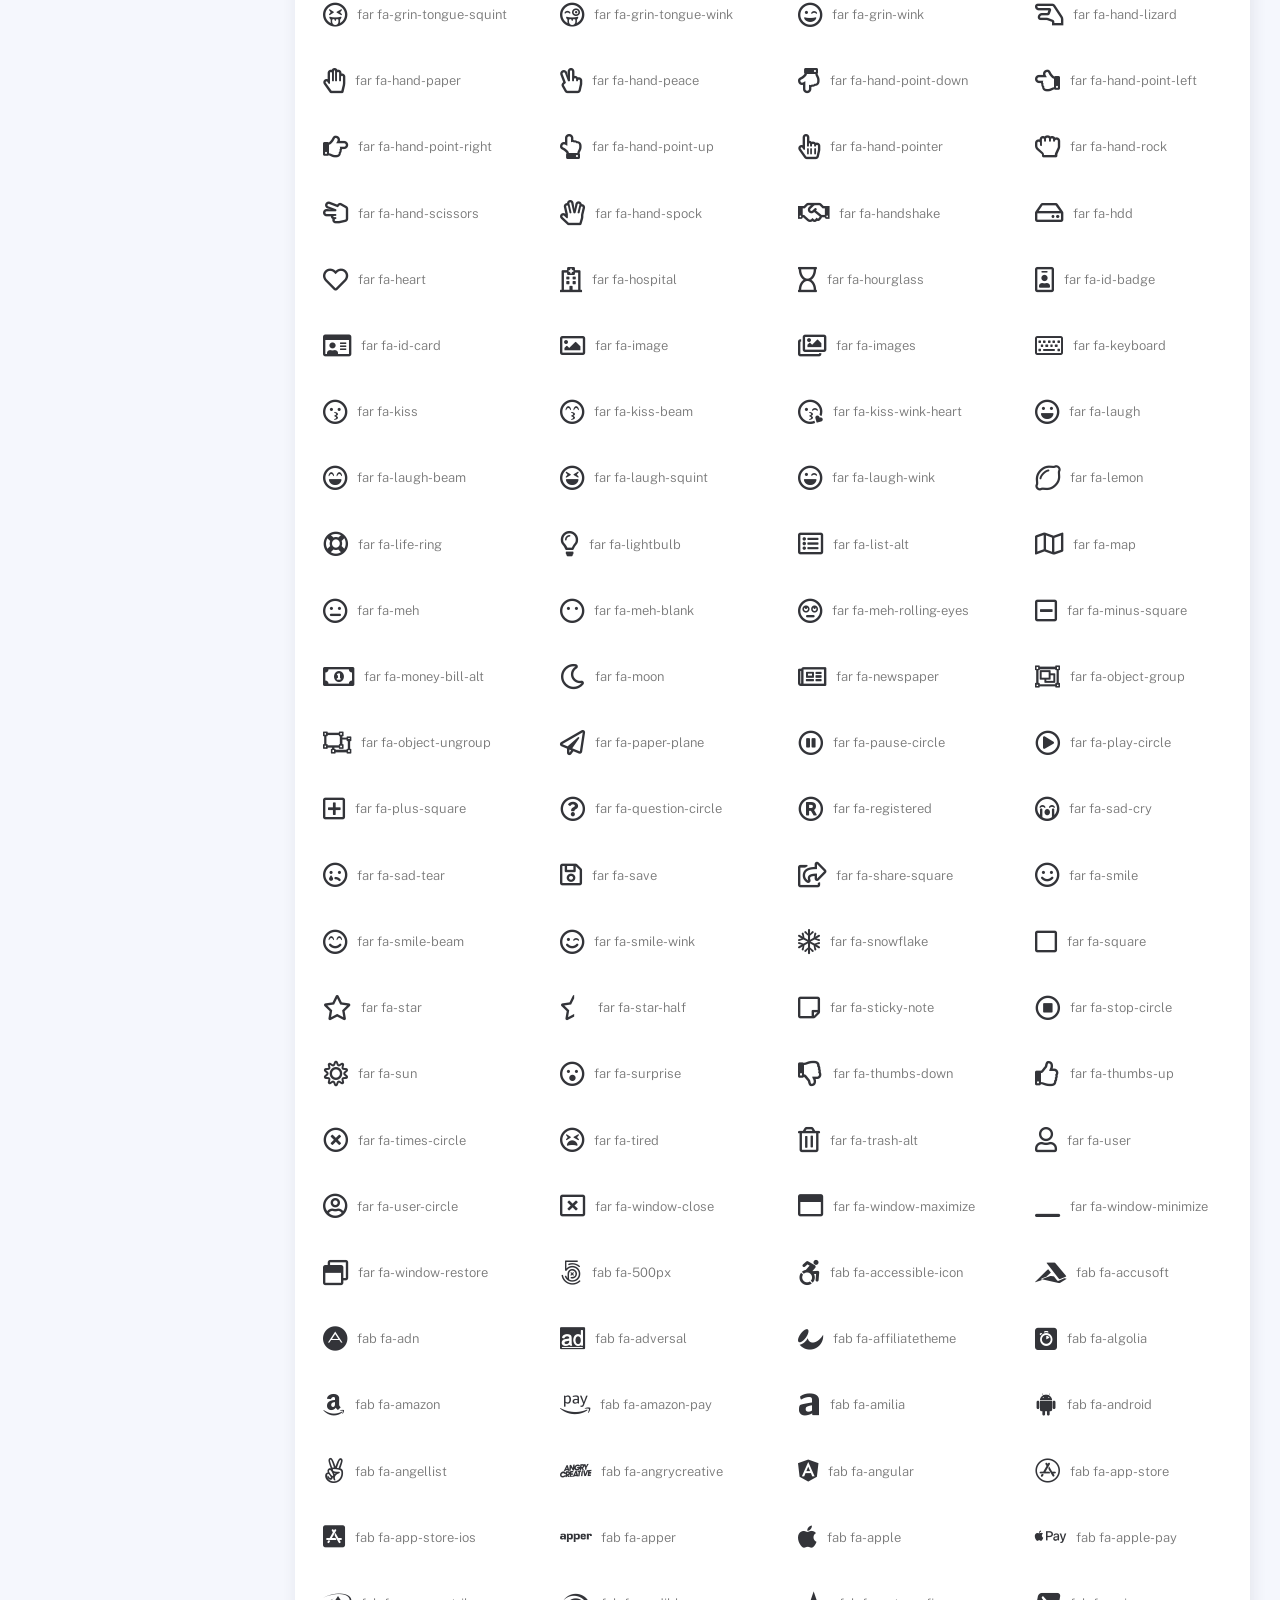
<file: public/template/components/font-awesome-icons.html>
<!DOCTYPE html>
<html lang="en">
  <head>
    <meta http-equiv="X-UA-Compatible" content="IE=edge" />
    <title>Font Awesome - Kaiadmin Bootstrap 5 Admin Dashboard</title>
    <meta
      content="width=device-width, initial-scale=1.0, shrink-to-fit=no"
      name="viewport"
    />
    <link
      rel="icon"
      href="../assets/img/kaiadmin/favicon.ico"
      type="image/x-icon"
    />

    <!-- Fonts and icons -->
    <script src="../assets/js/plugin/webfont/webfont.min.js"></script>
    <script>
      WebFont.load({
        google: { families: ["Public Sans:300,400,500,600,700"] },
        custom: {
          families: [
            "Font Awesome 5 Solid",
            "Font Awesome 5 Regular",
            "Font Awesome 5 Brands",
            "simple-line-icons",
          ],
          urls: ["../assets/css/fonts.min.css"],
        },
        active: function () {
          sessionStorage.fonts = true;
        },
      });
    </script>

    <!-- CSS Files -->
    <link rel="stylesheet" href="../assets/css/bootstrap.min.css" />
    <link rel="stylesheet" href="../assets/css/plugins.min.css" />
    <link rel="stylesheet" href="../assets/css/kaiadmin.min.css" />

    <!-- CSS Just for demo purpose, don't include it in your project -->
    <link rel="stylesheet" href="../assets/css/demo.css" />
  </head>
  <body>
    <div class="wrapper">
      <!-- Sidebar -->
      <div class="sidebar" data-background-color="dark">
        <div class="sidebar-logo">
          <!-- Logo Header -->
          <div class="logo-header" data-background-color="dark">
            <a href="../index.html" class="logo">
              <img
                src="../assets/img/kaiadmin/logo_light.svg"
                alt="navbar brand"
                class="navbar-brand"
                height="20"
              />
            </a>
            <div class="nav-toggle">
              <button class="btn btn-toggle toggle-sidebar">
                <i class="gg-menu-right"></i>
              </button>
              <button class="btn btn-toggle sidenav-toggler">
                <i class="gg-menu-left"></i>
              </button>
            </div>
            <button class="topbar-toggler more">
              <i class="gg-more-vertical-alt"></i>
            </button>
          </div>
          <!-- End Logo Header -->
        </div>
        <div class="sidebar-wrapper scrollbar scrollbar-inner">
          <div class="sidebar-content">
            <ul class="nav nav-secondary">
              <li class="nav-item">
                <a
                  data-bs-toggle="collapse"
                  href="#dashboard"
                  class="collapsed"
                  aria-expanded="false"
                >
                  <i class="fas fa-home"></i>
                  <p>Dashboard</p>
                  <span class="caret"></span>
                </a>
                <div class="collapse" id="dashboard">
                  <ul class="nav nav-collapse">
                    <li>
                      <a href="../../demo1/index.html">
                        <span class="sub-item">Dashboard 1</span>
                      </a>
                    </li>
                  </ul>
                </div>
              </li>
              <li class="nav-section">
                <span class="sidebar-mini-icon">
                  <i class="fa fa-ellipsis-h"></i>
                </span>
                <h4 class="text-section">Components</h4>
              </li>
              <li class="nav-item active submenu">
                <a data-bs-toggle="collapse" href="#base">
                  <i class="fas fa-layer-group"></i>
                  <p>Base</p>
                  <span class="caret"></span>
                </a>
                <div class="collapse show" id="base">
                  <ul class="nav nav-collapse">
                    <li>
                      <a href="../components/avatars.html">
                        <span class="sub-item">Avatars</span>
                      </a>
                    </li>
                    <li>
                      <a href="../components/buttons.html">
                        <span class="sub-item">Buttons</span>
                      </a>
                    </li>
                    <li>
                      <a href="../components/gridsystem.html">
                        <span class="sub-item">Grid System</span>
                      </a>
                    </li>
                    <li>
                      <a href="../components/panels.html">
                        <span class="sub-item">Panels</span>
                      </a>
                    </li>
                    <li>
                      <a href="../components/notifications.html">
                        <span class="sub-item">Notifications</span>
                      </a>
                    </li>
                    <li>
                      <a href="../components/sweetalert.html">
                        <span class="sub-item">Sweet Alert</span>
                      </a>
                    </li>
                    <li class="active">
                      <a href="../components/font-awesome-icons.html">
                        <span class="sub-item">Font Awesome Icons</span>
                      </a>
                    </li>
                    <li>
                      <a href="../components/simple-line-icons.html">
                        <span class="sub-item">Simple Line Icons</span>
                      </a>
                    </li>
                    <li>
                      <a href="../components/typography.html">
                        <span class="sub-item">Typography</span>
                      </a>
                    </li>
                  </ul>
                </div>
              </li>
              <li class="nav-item">
                <a data-bs-toggle="collapse" href="#sidebarLayouts">
                  <i class="fas fa-th-list"></i>
                  <p>Sidebar Layouts</p>
                  <span class="caret"></span>
                </a>
                <div class="collapse" id="sidebarLayouts">
                  <ul class="nav nav-collapse">
                    <li>
                      <a href="../sidebar-style-2.html">
                        <span class="sub-item">Sidebar Style 2</span>
                      </a>
                    </li>
                    <li>
                      <a href="../icon-menu.html">
                        <span class="sub-item">Icon Menu</span>
                      </a>
                    </li>
                  </ul>
                </div>
              </li>
              <li class="nav-item">
                <a data-bs-toggle="collapse" href="#forms">
                  <i class="fas fa-pen-square"></i>
                  <p>Forms</p>
                  <span class="caret"></span>
                </a>
                <div class="collapse" id="forms">
                  <ul class="nav nav-collapse">
                    <li>
                      <a href="../forms/forms.html">
                        <span class="sub-item">Basic Form</span>
                      </a>
                    </li>
                  </ul>
                </div>
              </li>
              <li class="nav-item">
                <a data-bs-toggle="collapse" href="#tables">
                  <i class="fas fa-table"></i>
                  <p>Tables</p>
                  <span class="caret"></span>
                </a>
                <div class="collapse" id="tables">
                  <ul class="nav nav-collapse">
                    <li>
                      <a href="../tables/tables.html">
                        <span class="sub-item">Basic Table</span>
                      </a>
                    </li>
                    <li>
                      <a href="../tables/datatables.html">
                        <span class="sub-item">Datatables</span>
                      </a>
                    </li>
                  </ul>
                </div>
              </li>
              <li class="nav-item">
                <a data-bs-toggle="collapse" href="#maps">
                  <i class="fas fa-map-marker-alt"></i>
                  <p>Maps</p>
                  <span class="caret"></span>
                </a>
                <div class="collapse" id="maps">
                  <ul class="nav nav-collapse">
                    <li>
                      <a href="../maps/googlemaps.html">
                        <span class="sub-item">Google Maps</span>
                      </a>
                    </li>
                    <li>
                      <a href="../maps/jsvectormap.html">
                        <span class="sub-item">Jsvectormap</span>
                      </a>
                    </li>
                  </ul>
                </div>
              </li>
              <li class="nav-item">
                <a data-bs-toggle="collapse" href="#charts">
                  <i class="far fa-chart-bar"></i>
                  <p>Charts</p>
                  <span class="caret"></span>
                </a>
                <div class="collapse" id="charts">
                  <ul class="nav nav-collapse">
                    <li>
                      <a href="../charts/charts.html">
                        <span class="sub-item">Chart Js</span>
                      </a>
                    </li>
                    <li>
                      <a href="../charts/sparkline.html">
                        <span class="sub-item">Sparkline</span>
                      </a>
                    </li>
                  </ul>
                </div>
              </li>
              <li class="nav-item">
                <a href="../widgets.html">
                  <i class="fas fa-desktop"></i>
                  <p>Widgets</p>
                  <span class="badge badge-success">4</span>
                </a>
              </li>
              <li class="nav-item">
                <a href="../../../documentation/index.html">
                  <i class="fas fa-file"></i>
                  <p>Documentation</p>
                  <span class="badge badge-secondary">1</span>
                </a>
              </li>
              <li class="nav-item">
                <a data-bs-toggle="collapse" href="#submenu">
                  <i class="fas fa-bars"></i>
                  <p>Menu Levels</p>
                  <span class="caret"></span>
                </a>
                <div class="collapse" id="submenu">
                  <ul class="nav nav-collapse">
                    <li>
                      <a data-bs-toggle="collapse" href="#subnav1">
                        <span class="sub-item">Level 1</span>
                        <span class="caret"></span>
                      </a>
                      <div class="collapse" id="subnav1">
                        <ul class="nav nav-collapse subnav">
                          <li>
                            <a href="#">
                              <span class="sub-item">Level 2</span>
                            </a>
                          </li>
                          <li>
                            <a href="#">
                              <span class="sub-item">Level 2</span>
                            </a>
                          </li>
                        </ul>
                      </div>
                    </li>
                    <li>
                      <a data-bs-toggle="collapse" href="#subnav2">
                        <span class="sub-item">Level 1</span>
                        <span class="caret"></span>
                      </a>
                      <div class="collapse" id="subnav2">
                        <ul class="nav nav-collapse subnav">
                          <li>
                            <a href="#">
                              <span class="sub-item">Level 2</span>
                            </a>
                          </li>
                        </ul>
                      </div>
                    </li>
                    <li>
                      <a href="#">
                        <span class="sub-item">Level 1</span>
                      </a>
                    </li>
                  </ul>
                </div>
              </li>
            </ul>
          </div>
        </div>
      </div>
      <!-- End Sidebar -->

      <div class="main-panel">
        <div class="main-header">
          <div class="main-header-logo">
            <!-- Logo Header -->
            <div class="logo-header" data-background-color="dark">
              <a href="../index.html" class="logo">
                <img
                  src="../assets/img/kaiadmin/logo_light.svg"
                  alt="navbar brand"
                  class="navbar-brand"
                  height="20"
                />
              </a>
              <div class="nav-toggle">
                <button class="btn btn-toggle toggle-sidebar">
                  <i class="gg-menu-right"></i>
                </button>
                <button class="btn btn-toggle sidenav-toggler">
                  <i class="gg-menu-left"></i>
                </button>
              </div>
              <button class="topbar-toggler more">
                <i class="gg-more-vertical-alt"></i>
              </button>
            </div>
            <!-- End Logo Header -->
          </div>
          <!-- Navbar Header -->
          <nav
            class="navbar navbar-header navbar-header-transparent navbar-expand-lg border-bottom"
          >
            <div class="container-fluid">
              <nav
                class="navbar navbar-header-left navbar-expand-lg navbar-form nav-search p-0 d-none d-lg-flex"
              >
                <div class="input-group">
                  <div class="input-group-prepend">
                    <button type="submit" class="btn btn-search pe-1">
                      <i class="fa fa-search search-icon"></i>
                    </button>
                  </div>
                  <input
                    type="text"
                    placeholder="Search ..."
                    class="form-control"
                  />
                </div>
              </nav>

              <ul class="navbar-nav topbar-nav ms-md-auto align-items-center">
                <li
                  class="nav-item topbar-icon dropdown hidden-caret d-flex d-lg-none"
                >
                  <a
                    class="nav-link dropdown-toggle"
                    data-bs-toggle="dropdown"
                    href="#"
                    role="button"
                    aria-expanded="false"
                    aria-haspopup="true"
                  >
                    <i class="fa fa-search"></i>
                  </a>
                  <ul class="dropdown-menu dropdown-search animated fadeIn">
                    <form class="navbar-left navbar-form nav-search">
                      <div class="input-group">
                        <input
                          type="text"
                          placeholder="Search ..."
                          class="form-control"
                        />
                      </div>
                    </form>
                  </ul>
                </li>
                <li class="nav-item topbar-icon dropdown hidden-caret">
                  <a
                    class="nav-link dropdown-toggle"
                    href="#"
                    id="messageDropdown"
                    role="button"
                    data-bs-toggle="dropdown"
                    aria-haspopup="true"
                    aria-expanded="false"
                  >
                    <i class="fa fa-envelope"></i>
                  </a>
                  <ul
                    class="dropdown-menu messages-notif-box animated fadeIn"
                    aria-labelledby="messageDropdown"
                  >
                    <li>
                      <div
                        class="dropdown-title d-flex justify-content-between align-items-center"
                      >
                        Messages
                        <a href="#" class="small">Mark all as read</a>
                      </div>
                    </li>
                    <li>
                      <div class="message-notif-scroll scrollbar-outer">
                        <div class="notif-center">
                          <a href="#">
                            <div class="notif-img">
                              <img
                                src="../assets/img/jm_denis.jpg"
                                alt="Img Profile"
                              />
                            </div>
                            <div class="notif-content">
                              <span class="subject">Jimmy Denis</span>
                              <span class="block"> How are you ? </span>
                              <span class="time">5 minutes ago</span>
                            </div>
                          </a>
                          <a href="#">
                            <div class="notif-img">
                              <img
                                src="../assets/img/chadengle.jpg"
                                alt="Img Profile"
                              />
                            </div>
                            <div class="notif-content">
                              <span class="subject">Chad</span>
                              <span class="block"> Ok, Thanks ! </span>
                              <span class="time">12 minutes ago</span>
                            </div>
                          </a>
                          <a href="#">
                            <div class="notif-img">
                              <img
                                src="../assets/img/mlane.jpg"
                                alt="Img Profile"
                              />
                            </div>
                            <div class="notif-content">
                              <span class="subject">Jhon Doe</span>
                              <span class="block">
                                Ready for the meeting today...
                              </span>
                              <span class="time">12 minutes ago</span>
                            </div>
                          </a>
                          <a href="#">
                            <div class="notif-img">
                              <img
                                src="../assets/img/talha.jpg"
                                alt="Img Profile"
                              />
                            </div>
                            <div class="notif-content">
                              <span class="subject">Talha</span>
                              <span class="block"> Hi, Apa Kabar ? </span>
                              <span class="time">17 minutes ago</span>
                            </div>
                          </a>
                        </div>
                      </div>
                    </li>
                    <li>
                      <a class="see-all" href="javascript:void(0);"
                        >See all messages<i class="fa fa-angle-right"></i>
                      </a>
                    </li>
                  </ul>
                </li>
                <li class="nav-item topbar-icon dropdown hidden-caret">
                  <a
                    class="nav-link dropdown-toggle"
                    href="#"
                    id="notifDropdown"
                    role="button"
                    data-bs-toggle="dropdown"
                    aria-haspopup="true"
                    aria-expanded="false"
                  >
                    <i class="fa fa-bell"></i>
                    <span class="notification">4</span>
                  </a>
                  <ul
                    class="dropdown-menu notif-box animated fadeIn"
                    aria-labelledby="notifDropdown"
                  >
                    <li>
                      <div class="dropdown-title">
                        You have 4 new notification
                      </div>
                    </li>
                    <li>
                      <div class="notif-scroll scrollbar-outer">
                        <div class="notif-center">
                          <a href="#">
                            <div class="notif-icon notif-primary">
                              <i class="fa fa-user-plus"></i>
                            </div>
                            <div class="notif-content">
                              <span class="block"> New user registered </span>
                              <span class="time">5 minutes ago</span>
                            </div>
                          </a>
                          <a href="#">
                            <div class="notif-icon notif-success">
                              <i class="fa fa-comment"></i>
                            </div>
                            <div class="notif-content">
                              <span class="block">
                                Rahmad commented on Admin
                              </span>
                              <span class="time">12 minutes ago</span>
                            </div>
                          </a>
                          <a href="#">
                            <div class="notif-img">
                              <img
                                src="../assets/img/profile2.jpg"
                                alt="Img Profile"
                              />
                            </div>
                            <div class="notif-content">
                              <span class="block">
                                Reza send messages to you
                              </span>
                              <span class="time">12 minutes ago</span>
                            </div>
                          </a>
                          <a href="#">
                            <div class="notif-icon notif-danger">
                              <i class="fa fa-heart"></i>
                            </div>
                            <div class="notif-content">
                              <span class="block"> Farrah liked Admin </span>
                              <span class="time">17 minutes ago</span>
                            </div>
                          </a>
                        </div>
                      </div>
                    </li>
                    <li>
                      <a class="see-all" href="javascript:void(0);"
                        >See all notifications<i class="fa fa-angle-right"></i>
                      </a>
                    </li>
                  </ul>
                </li>
                <li class="nav-item topbar-icon dropdown hidden-caret">
                  <a
                    class="nav-link"
                    data-bs-toggle="dropdown"
                    href="#"
                    aria-expanded="false"
                  >
                    <i class="fas fa-layer-group"></i>
                  </a>
                  <div class="dropdown-menu quick-actions animated fadeIn">
                    <div class="quick-actions-header">
                      <span class="title mb-1">Quick Actions</span>
                      <span class="subtitle op-7">Shortcuts</span>
                    </div>
                    <div class="quick-actions-scroll scrollbar-outer">
                      <div class="quick-actions-items">
                        <div class="row m-0">
                          <a class="col-6 col-md-4 p-0" href="#">
                            <div class="quick-actions-item">
                              <div class="avatar-item bg-danger rounded-circle">
                                <i class="far fa-calendar-alt"></i>
                              </div>
                              <span class="text">Calendar</span>
                            </div>
                          </a>
                          <a class="col-6 col-md-4 p-0" href="#">
                            <div class="quick-actions-item">
                              <div
                                class="avatar-item bg-warning rounded-circle"
                              >
                                <i class="fas fa-map"></i>
                              </div>
                              <span class="text">Maps</span>
                            </div>
                          </a>
                          <a class="col-6 col-md-4 p-0" href="#">
                            <div class="quick-actions-item">
                              <div class="avatar-item bg-info rounded-circle">
                                <i class="fas fa-file-excel"></i>
                              </div>
                              <span class="text">Reports</span>
                            </div>
                          </a>
                          <a class="col-6 col-md-4 p-0" href="#">
                            <div class="quick-actions-item">
                              <div
                                class="avatar-item bg-success rounded-circle"
                              >
                                <i class="fas fa-envelope"></i>
                              </div>
                              <span class="text">Emails</span>
                            </div>
                          </a>
                          <a class="col-6 col-md-4 p-0" href="#">
                            <div class="quick-actions-item">
                              <div
                                class="avatar-item bg-primary rounded-circle"
                              >
                                <i class="fas fa-file-invoice-dollar"></i>
                              </div>
                              <span class="text">Invoice</span>
                            </div>
                          </a>
                          <a class="col-6 col-md-4 p-0" href="#">
                            <div class="quick-actions-item">
                              <div
                                class="avatar-item bg-secondary rounded-circle"
                              >
                                <i class="fas fa-credit-card"></i>
                              </div>
                              <span class="text">Payments</span>
                            </div>
                          </a>
                        </div>
                      </div>
                    </div>
                  </div>
                </li>

                <li class="nav-item topbar-user dropdown hidden-caret">
                  <a
                    class="dropdown-toggle profile-pic"
                    data-bs-toggle="dropdown"
                    href="#"
                    aria-expanded="false"
                  >
                    <div class="avatar-sm">
                      <img
                        src="../assets/img/profile.jpg"
                        alt="..."
                        class="avatar-img rounded-circle"
                      />
                    </div>
                    <span class="profile-username">
                      <span class="op-7">Hi,</span>
                      <span class="fw-bold">Hizrian</span>
                    </span>
                  </a>
                  <ul class="dropdown-menu dropdown-user animated fadeIn">
                    <div class="dropdown-user-scroll scrollbar-outer">
                      <li>
                        <div class="user-box">
                          <div class="avatar-lg">
                            <img
                              src="../assets/img/profile.jpg"
                              alt="image profile"
                              class="avatar-img rounded"
                            />
                          </div>
                          <div class="u-text">
                            <h4>Hizrian</h4>
                            <p class="text-muted">hello@example.com</p>
                            <a
                              href="profile.html"
                              class="btn btn-xs btn-secondary btn-sm"
                              >View Profile</a
                            >
                          </div>
                        </div>
                      </li>
                      <li>
                        <div class="dropdown-divider"></div>
                        <a class="dropdown-item" href="#">My Profile</a>
                        <a class="dropdown-item" href="#">My Balance</a>
                        <a class="dropdown-item" href="#">Inbox</a>
                        <div class="dropdown-divider"></div>
                        <a class="dropdown-item" href="#">Account Setting</a>
                        <div class="dropdown-divider"></div>
                        <a class="dropdown-item" href="#">Logout</a>
                      </li>
                    </div>
                  </ul>
                </li>
              </ul>
            </div>
          </nav>
          <!-- End Navbar -->
        </div>

        <div class="container">
          <div class="page-inner">
            <div class="page-header">
              <h3 class="fw-bold mb-3">Icons</h3>
              <ul class="breadcrumbs mb-3">
                <li class="nav-home">
                  <a href="#">
                    <i class="icon-home"></i>
                  </a>
                </li>
                <li class="separator">
                  <i class="icon-arrow-right"></i>
                </li>
                <li class="nav-item">
                  <a href="#">Base</a>
                </li>
                <li class="separator">
                  <i class="icon-arrow-right"></i>
                </li>
                <li class="nav-item">
                  <a href="#">Line Awesome</a>
                </li>
              </ul>
            </div>
            <div class="row">
              <div class="col-md-12">
                <div class="card">
                  <div class="card-header">
                    <div class="card-title">Font Awesome Icons</div>
                    <div class="card-category">
                      Modern Font Icon from
                      <a class="link" href="https://fontawesome.com"
                        >Font Awesome</a
                      >
                    </div>
                  </div>
                  <div class="card-body">
                    <div id="row-demo-icon" class="row"></div>
                  </div>
                </div>
              </div>
            </div>
          </div>
        </div>

        <footer class="footer">
          <div class="container-fluid d-flex justify-content-between">
            <nav class="pull-left">
              <ul class="nav">
                <li class="nav-item">
                  <a class="nav-link" href="http://www.themekita.com">
                    ThemeKita
                  </a>
                </li>
                <li class="nav-item">
                  <a class="nav-link" href="#"> Help </a>
                </li>
                <li class="nav-item">
                  <a class="nav-link" href="#"> Licenses </a>
                </li>
              </ul>
            </nav>
            <div class="copyright">
              2024, made with <i class="fa fa-heart heart text-danger"></i> by
              <a href="http://www.themekita.com">ThemeKita</a>
            </div>
            <div>
              Distributed by
              <a target="_blank" href="https://themewagon.com/">ThemeWagon</a>.
            </div>
          </div>
        </footer>
      </div>

      <!-- Custom template | don't include it in your project! -->
      <div class="custom-template">
        <div class="title">Settings</div>
        <div class="custom-content">
          <div class="switcher">
            <div class="switch-block">
              <h4>Logo Header</h4>
              <div class="btnSwitch">
                <button
                  type="button"
                  class="selected changeLogoHeaderColor"
                  data-color="dark"
                ></button>
                <button
                  type="button"
                  class="selected changeLogoHeaderColor"
                  data-color="blue"
                ></button>
                <button
                  type="button"
                  class="changeLogoHeaderColor"
                  data-color="purple"
                ></button>
                <button
                  type="button"
                  class="changeLogoHeaderColor"
                  data-color="light-blue"
                ></button>
                <button
                  type="button"
                  class="changeLogoHeaderColor"
                  data-color="green"
                ></button>
                <button
                  type="button"
                  class="changeLogoHeaderColor"
                  data-color="orange"
                ></button>
                <button
                  type="button"
                  class="changeLogoHeaderColor"
                  data-color="red"
                ></button>
                <button
                  type="button"
                  class="changeLogoHeaderColor"
                  data-color="white"
                ></button>
                <br />
                <button
                  type="button"
                  class="changeLogoHeaderColor"
                  data-color="dark2"
                ></button>
                <button
                  type="button"
                  class="changeLogoHeaderColor"
                  data-color="blue2"
                ></button>
                <button
                  type="button"
                  class="changeLogoHeaderColor"
                  data-color="purple2"
                ></button>
                <button
                  type="button"
                  class="changeLogoHeaderColor"
                  data-color="light-blue2"
                ></button>
                <button
                  type="button"
                  class="changeLogoHeaderColor"
                  data-color="green2"
                ></button>
                <button
                  type="button"
                  class="changeLogoHeaderColor"
                  data-color="orange2"
                ></button>
                <button
                  type="button"
                  class="changeLogoHeaderColor"
                  data-color="red2"
                ></button>
              </div>
            </div>
            <div class="switch-block">
              <h4>Navbar Header</h4>
              <div class="btnSwitch">
                <button
                  type="button"
                  class="changeTopBarColor"
                  data-color="dark"
                ></button>
                <button
                  type="button"
                  class="changeTopBarColor"
                  data-color="blue"
                ></button>
                <button
                  type="button"
                  class="changeTopBarColor"
                  data-color="purple"
                ></button>
                <button
                  type="button"
                  class="changeTopBarColor"
                  data-color="light-blue"
                ></button>
                <button
                  type="button"
                  class="changeTopBarColor"
                  data-color="green"
                ></button>
                <button
                  type="button"
                  class="changeTopBarColor"
                  data-color="orange"
                ></button>
                <button
                  type="button"
                  class="changeTopBarColor"
                  data-color="red"
                ></button>
                <button
                  type="button"
                  class="changeTopBarColor"
                  data-color="white"
                ></button>
                <br />
                <button
                  type="button"
                  class="changeTopBarColor"
                  data-color="dark2"
                ></button>
                <button
                  type="button"
                  class="selected changeTopBarColor"
                  data-color="blue2"
                ></button>
                <button
                  type="button"
                  class="changeTopBarColor"
                  data-color="purple2"
                ></button>
                <button
                  type="button"
                  class="changeTopBarColor"
                  data-color="light-blue2"
                ></button>
                <button
                  type="button"
                  class="changeTopBarColor"
                  data-color="green2"
                ></button>
                <button
                  type="button"
                  class="changeTopBarColor"
                  data-color="orange2"
                ></button>
                <button
                  type="button"
                  class="changeTopBarColor"
                  data-color="red2"
                ></button>
              </div>
            </div>
            <div class="switch-block">
              <h4>Sidebar</h4>
              <div class="btnSwitch">
                <button
                  type="button"
                  class="selected changeSideBarColor"
                  data-color="white"
                ></button>
                <button
                  type="button"
                  class="changeSideBarColor"
                  data-color="dark"
                ></button>
                <button
                  type="button"
                  class="changeSideBarColor"
                  data-color="dark2"
                ></button>
              </div>
            </div>
          </div>
        </div>
        <div class="custom-toggle">
          <i class="icon-settings"></i>
        </div>
      </div>
      <!-- End Custom template -->
    </div>
    <!--   Core JS Files   -->
    <script src="../assets/js/core/jquery-3.7.1.min.js"></script>
    <script src="../assets/js/core/popper.min.js"></script>
    <script src="../assets/js/core/bootstrap.min.js"></script>

    <!-- jQuery Scrollbar -->
    <script src="../assets/js/plugin/jquery-scrollbar/jquery.scrollbar.min.js"></script>
    <!-- Moment JS -->
    <script src="../assets/js/plugin/moment/moment.min.js"></script>

    <!-- Chart JS -->
    <script src="../assets/js/plugin/chart.js/chart.min.js"></script>

    <!-- jQuery Sparkline -->
    <script src="../assets/js/plugin/jquery.sparkline/jquery.sparkline.min.js"></script>

    <!-- Chart Circle -->
    <script src="../assets/js/plugin/chart-circle/circles.min.js"></script>

    <!-- Datatables -->
    <script src="../assets/js/plugin/datatables/datatables.min.js"></script>

    <!-- Bootstrap Notify -->
    <script src="../assets/js/plugin/bootstrap-notify/bootstrap-notify.min.js"></script>

    <!-- jQuery Vector Maps -->
    <script src="../assets/js/plugin/jsvectormap/jsvectormap.min.js"></script>
    <script src="../assets/js/plugin/jsvectormap/world.js"></script>

    <!-- Sweet Alert -->
    <script src="../assets/js/plugin/sweetalert/sweetalert.min.js"></script>

    <!-- Kaiadmin JS -->
    <script src="../assets/js/kaiadmin.min.js"></script>

    <!-- Kaiadmin DEMO methods, don't include it in your project! -->
    <script src="../assets/js/setting-demo2.js"></script>

    <script>
      var iconClass = [
        "fas fa-address-book",
        "fas fa-address-card",
        "fas fa-adjust",
        "fas fa-air-freshener",
        "fas fa-align-center",
        "fas fa-align-justify",
        "fas fa-align-left",
        "fas fa-align-right",
        "fas fa-allergies",
        "fas fa-ambulance",
        "fas fa-american-sign-language-interpreting",
        "fas fa-anchor",
        "fas fa-angle-double-down",
        "fas fa-angle-double-left",
        "fas fa-angle-double-right",
        "fas fa-angle-double-up",
        "fas fa-angle-down",
        "fas fa-angle-left",
        "fas fa-angle-right",
        "fas fa-angle-up",
        "fas fa-angry",
        "fas fa-apple-alt",
        "fas fa-archive",
        "fas fa-archway",
        "fas fa-arrow-alt-circle-down",
        "fas fa-arrow-alt-circle-left",
        "fas fa-arrow-alt-circle-right",
        "fas fa-arrow-alt-circle-up",
        "fas fa-arrow-circle-down",
        "fas fa-arrow-circle-left",
        "fas fa-arrow-circle-right",
        "fas fa-arrow-circle-up",
        "fas fa-arrow-down",
        "fas fa-arrow-left",
        "fas fa-arrow-right",
        "fas fa-arrow-up",
        "fas fa-arrows-alt",
        "fas fa-arrows-alt-h",
        "fas fa-arrows-alt-v",
        "fas fa-assistive-listening-systems",
        "fas fa-asterisk",
        "fas fa-at",
        "fas fa-atlas",
        "fas fa-atom",
        "fas fa-audio-description",
        "fas fa-award",
        "fas fa-backspace",
        "fas fa-backward",
        "fas fa-balance-scale",
        "fas fa-ban",
        "fas fa-band-aid",
        "fas fa-barcode",
        "fas fa-bars",
        "fas fa-baseball-ball",
        "fas fa-basketball-ball",
        "fas fa-bath",
        "fas fa-battery-empty",
        "fas fa-battery-full",
        "fas fa-battery-half",
        "fas fa-battery-quarter",
        "fas fa-battery-three-quarters",
        "fas fa-bed",
        "fas fa-beer",
        "fas fa-bell",
        "fas fa-bell-slash",
        "fas fa-bezier-curve",
        "fas fa-bicycle",
        "fas fa-binoculars",
        "fas fa-birthday-cake",
        "fas fa-blender",
        "fas fa-blind",
        "fas fa-bold",
        "fas fa-bolt",
        "fas fa-bomb",
        "fas fa-bone",
        "fas fa-bong",
        "fas fa-book",
        "fas fa-book-open",
        "fas fa-book-reader",
        "fas fa-bookmark",
        "fas fa-bowling-ball",
        "fas fa-box",
        "fas fa-box-open",
        "fas fa-boxes",
        "fas fa-braille",
        "fas fa-brain",
        "fas fa-briefcase",
        "fas fa-briefcase-medical",
        "fas fa-broadcast-tower",
        "fas fa-broom",
        "fas fa-brush",
        "fas fa-bug",
        "fas fa-building",
        "fas fa-bullhorn",
        "fas fa-bullseye",
        "fas fa-burn",
        "fas fa-bus",
        "fas fa-bus-alt",
        "fas fa-calculator",
        "fas fa-calendar",
        "fas fa-calendar-alt",
        "fas fa-calendar-check",
        "fas fa-calendar-minus",
        "fas fa-calendar-plus",
        "fas fa-calendar-times",
        "fas fa-camera",
        "fas fa-camera-retro",
        "fas fa-cannabis",
        "fas fa-capsules",
        "fas fa-car",
        "fas fa-car-alt",
        "fas fa-car-battery",
        "fas fa-car-crash",
        "fas fa-car-side",
        "fas fa-caret-down",
        "fas fa-caret-left",
        "fas fa-caret-right",
        "fas fa-caret-square-down",
        "fas fa-caret-square-left",
        "fas fa-caret-square-right",
        "fas fa-caret-square-up",
        "fas fa-caret-up",
        "fas fa-cart-arrow-down",
        "fas fa-cart-plus",
        "fas fa-certificate",
        "fas fa-chalkboard",
        "fas fa-chalkboard-teacher",
        "fas fa-charging-station",
        "fas fa-chart-area",
        "fas fa-chart-bar",
        "fas fa-chart-line",
        "fas fa-chart-pie",
        "fas fa-check",
        "fas fa-check-circle",
        "fas fa-check-double",
        "fas fa-check-square",
        "fas fa-chess",
        "fas fa-chess-bishop",
        "fas fa-chess-board",
        "fas fa-chess-king",
        "fas fa-chess-knight",
        "fas fa-chess-pawn",
        "fas fa-chess-queen",
        "fas fa-chess-rook",
        "fas fa-chevron-circle-down",
        "fas fa-chevron-circle-left",
        "fas fa-chevron-circle-right",
        "fas fa-chevron-circle-up",
        "fas fa-chevron-down",
        "fas fa-chevron-left",
        "fas fa-chevron-right",
        "fas fa-chevron-up",
        "fas fa-child",
        "fas fa-church",
        "fas fa-circle",
        "fas fa-circle-notch",
        "fas fa-clipboard",
        "fas fa-clipboard-check",
        "fas fa-clipboard-list",
        "fas fa-clock",
        "fas fa-clone",
        "fas fa-closed-captioning",
        "fas fa-cloud",
        "fas fa-cloud-download-alt",
        "fas fa-cloud-upload-alt",
        "fas fa-cocktail",
        "fas fa-code",
        "fas fa-code-branch",
        "fas fa-coffee",
        "fas fa-cog",
        "fas fa-cogs",
        "fas fa-coins",
        "fas fa-columns",
        "fas fa-comment",
        "fas fa-comment-alt",
        "fas fa-comment-dots",
        "fas fa-comment-slash",
        "fas fa-comments",
        "fas fa-compact-disc",
        "fas fa-compass",
        "fas fa-compress",
        "fas fa-concierge-bell",
        "fas fa-cookie",
        "fas fa-cookie-bite",
        "fas fa-copy",
        "fas fa-copyright",
        "fas fa-couch",
        "fas fa-credit-card",
        "fas fa-crop",
        "fas fa-crop-alt",
        "fas fa-crosshairs",
        "fas fa-crow",
        "fas fa-crown",
        "fas fa-cube",
        "fas fa-cubes",
        "fas fa-cut",
        "fas fa-database",
        "fas fa-deaf",
        "fas fa-desktop",
        "fas fa-diagnoses",
        "fas fa-dice",
        "fas fa-dice-five",
        "fas fa-dice-four",
        "fas fa-dice-one",
        "fas fa-dice-six",
        "fas fa-dice-three",
        "fas fa-dice-two",
        "fas fa-digital-tachograph",
        "fas fa-directions",
        "fas fa-divide",
        "fas fa-dizzy",
        "fas fa-dna",
        "fas fa-dollar-sign",
        "fas fa-dolly",
        "fas fa-dolly-flatbed",
        "fas fa-donate",
        "fas fa-door-closed",
        "fas fa-door-open",
        "fas fa-dot-circle",
        "fas fa-dove",
        "fas fa-download",
        "fas fa-drafting-compass",
        "fas fa-draw-polygon",
        "fas fa-drum",
        "fas fa-drum-steelpan",
        "fas fa-dumbbell",
        "fas fa-edit",
        "fas fa-eject",
        "fas fa-ellipsis-h",
        "fas fa-ellipsis-v",
        "fas fa-envelope",
        "fas fa-envelope-open",
        "fas fa-envelope-square",
        "fas fa-equals",
        "fas fa-eraser",
        "fas fa-euro-sign",
        "fas fa-exchange-alt",
        "fas fa-exclamation",
        "fas fa-exclamation-circle",
        "fas fa-exclamation-triangle",
        "fas fa-expand",
        "fas fa-expand-arrows-alt",
        "fas fa-external-link-alt",
        "fas fa-external-link-square-alt",
        "fas fa-eye",
        "fas fa-eye-dropper",
        "fas fa-eye-slash",
        "fas fa-fast-backward",
        "fas fa-fast-forward",
        "fas fa-fax",
        "fas fa-feather",
        "fas fa-feather-alt",
        "fas fa-female",
        "fas fa-fighter-jet",
        "fas fa-file",
        "fas fa-file-alt",
        "fas fa-file-archive",
        "fas fa-file-audio",
        "fas fa-file-code",
        "fas fa-file-contract",
        "fas fa-file-download",
        "fas fa-file-excel",
        "fas fa-file-export",
        "fas fa-file-image",
        "fas fa-file-import",
        "fas fa-file-invoice",
        "fas fa-file-invoice-dollar",
        "fas fa-file-medical",
        "fas fa-file-medical-alt",
        "fas fa-file-pdf",
        "fas fa-file-powerpoint",
        "fas fa-file-prescription",
        "fas fa-file-signature",
        "fas fa-file-upload",
        "fas fa-file-video",
        "fas fa-file-word",
        "fas fa-fill",
        "fas fa-fill-drip",
        "fas fa-film",
        "fas fa-filter",
        "fas fa-fingerprint",
        "fas fa-fire",
        "fas fa-fire-extinguisher",
        "fas fa-first-aid",
        "fas fa-fish",
        "fas fa-flag",
        "fas fa-flag-checkered",
        "fas fa-flask",
        "fas fa-flushed",
        "fas fa-folder",
        "fas fa-folder-open",
        "fas fa-font",
        "fas fa-football-ball",
        "fas fa-forward",
        "fas fa-frog",
        "fas fa-frown",
        "fas fa-frown-open",
        "fas fa-futbol",
        "fas fa-gamepad",
        "fas fa-gas-pump",
        "fas fa-gavel",
        "fas fa-gem",
        "fas fa-genderless",
        "fas fa-gift",
        "fas fa-glass-martini",
        "fas fa-glass-martini-alt",
        "fas fa-glasses",
        "fas fa-globe",
        "fas fa-globe-africa",
        "fas fa-globe-americas",
        "fas fa-globe-asia",
        "fas fa-golf-ball",
        "fas fa-graduation-cap",
        "fas fa-greater-than",
        "fas fa-greater-than-equal",
        "fas fa-grimace",
        "fas fa-grin",
        "fas fa-grin-alt",
        "fas fa-grin-beam",
        "fas fa-grin-beam-sweat",
        "fas fa-grin-hearts",
        "fas fa-grin-squint",
        "fas fa-grin-squint-tears",
        "fas fa-grin-stars",
        "fas fa-grin-tears",
        "fas fa-grin-tongue",
        "fas fa-grin-tongue-squint",
        "fas fa-grin-tongue-wink",
        "fas fa-grin-wink",
        "fas fa-grip-horizontal",
        "fas fa-grip-vertical",
        "fas fa-h-square",
        "fas fa-hand-holding",
        "fas fa-hand-holding-heart",
        "fas fa-hand-holding-usd",
        "fas fa-hand-lizard",
        "fas fa-hand-paper",
        "fas fa-hand-peace",
        "fas fa-hand-point-down",
        "fas fa-hand-point-left",
        "fas fa-hand-point-right",
        "fas fa-hand-point-up",
        "fas fa-hand-pointer",
        "fas fa-hand-rock",
        "fas fa-hand-scissors",
        "fas fa-hand-spock",
        "fas fa-hands",
        "fas fa-hands-helping",
        "fas fa-handshake",
        "fas fa-hashtag",
        "fas fa-hdd",
        "fas fa-heading",
        "fas fa-headphones",
        "fas fa-headphones-alt",
        "fas fa-headset",
        "fas fa-heart",
        "fas fa-heartbeat",
        "fas fa-helicopter",
        "fas fa-highlighter",
        "fas fa-history",
        "fas fa-hockey-puck",
        "fas fa-home",
        "fas fa-hospital",
        "fas fa-hospital-alt",
        "fas fa-hospital-symbol",
        "fas fa-hot-tub",
        "fas fa-hotel",
        "fas fa-hourglass",
        "fas fa-hourglass-end",
        "fas fa-hourglass-half",
        "fas fa-hourglass-start",
        "fas fa-i-cursor",
        "fas fa-id-badge",
        "fas fa-id-card",
        "fas fa-id-card-alt",
        "fas fa-image",
        "fas fa-images",
        "fas fa-inbox",
        "fas fa-indent",
        "fas fa-industry",
        "fas fa-infinity",
        "fas fa-info",
        "fas fa-info-circle",
        "fas fa-italic",
        "fas fa-joint",
        "fas fa-key",
        "fas fa-keyboard",
        "fas fa-kiss",
        "fas fa-kiss-beam",
        "fas fa-kiss-wink-heart",
        "fas fa-kiwi-bird",
        "fas fa-language",
        "fas fa-laptop",
        "fas fa-laptop-code",
        "fas fa-laugh",
        "fas fa-laugh-beam",
        "fas fa-laugh-squint",
        "fas fa-laugh-wink",
        "fas fa-layer-group",
        "fas fa-leaf",
        "fas fa-lemon",
        "fas fa-less-than",
        "fas fa-less-than-equal",
        "fas fa-level-down-alt",
        "fas fa-level-up-alt",
        "fas fa-life-ring",
        "fas fa-lightbulb",
        "fas fa-link",
        "fas fa-lira-sign",
        "fas fa-list",
        "fas fa-list-alt",
        "fas fa-list-ol",
        "fas fa-list-ul",
        "fas fa-location-arrow",
        "fas fa-lock",
        "fas fa-lock-open",
        "fas fa-long-arrow-alt-down",
        "fas fa-long-arrow-alt-left",
        "fas fa-long-arrow-alt-right",
        "fas fa-long-arrow-alt-up",
        "fas fa-low-vision",
        "fas fa-luggage-cart",
        "fas fa-magic",
        "fas fa-magnet",
        "fas fa-male",
        "fas fa-map",
        "fas fa-map-marked",
        "fas fa-map-marked-alt",
        "fas fa-map-marker",
        "fas fa-map-marker-alt",
        "fas fa-map-pin",
        "fas fa-map-signs",
        "fas fa-marker",
        "fas fa-mars",
        "fas fa-mars-double",
        "fas fa-mars-stroke",
        "fas fa-mars-stroke-h",
        "fas fa-mars-stroke-v",
        "fas fa-medal",
        "fas fa-medkit",
        "fas fa-meh",
        "fas fa-meh-blank",
        "fas fa-meh-rolling-eyes",
        "fas fa-memory",
        "fas fa-mercury",
        "fas fa-microchip",
        "fas fa-microphone",
        "fas fa-microphone-alt",
        "fas fa-microphone-alt-slash",
        "fas fa-microphone-slash",
        "fas fa-microscope",
        "fas fa-minus",
        "fas fa-minus-circle",
        "fas fa-minus-square",
        "fas fa-mobile",
        "fas fa-mobile-alt",
        "fas fa-money-bill",
        "fas fa-money-bill-alt",
        "fas fa-money-bill-wave",
        "fas fa-money-bill-wave-alt",
        "fas fa-money-check",
        "fas fa-money-check-alt",
        "fas fa-monument",
        "fas fa-moon",
        "fas fa-mortar-pestle",
        "fas fa-motorcycle",
        "fas fa-mouse-pointer",
        "fas fa-music",
        "fas fa-neuter",
        "fas fa-newspaper",
        "fas fa-not-equal",
        "fas fa-notes-medical",
        "fas fa-object-group",
        "fas fa-object-ungroup",
        "fas fa-oil-can",
        "fas fa-outdent",
        "fas fa-paint-brush",
        "fas fa-paint-roller",
        "fas fa-palette",
        "fas fa-pallet",
        "fas fa-paper-plane",
        "fas fa-paperclip",
        "fas fa-parachute-box",
        "fas fa-paragraph",
        "fas fa-parking",
        "fas fa-passport",
        "fas fa-paste",
        "fas fa-pause",
        "fas fa-pause-circle",
        "fas fa-paw",
        "fas fa-pen",
        "fas fa-pen-alt",
        "fas fa-pen-fancy",
        "fas fa-pen-nib",
        "fas fa-pen-square",
        "fas fa-pencil-alt",
        "fas fa-pencil-ruler",
        "fas fa-people-carry",
        "fas fa-percent",
        "fas fa-percentage",
        "fas fa-phone",
        "fas fa-phone-slash",
        "fas fa-phone-square",
        "fas fa-phone-volume",
        "fas fa-piggy-bank",
        "fas fa-pills",
        "fas fa-plane",
        "fas fa-plane-arrival",
        "fas fa-plane-departure",
        "fas fa-play",
        "fas fa-play-circle",
        "fas fa-plug",
        "fas fa-plus",
        "fas fa-plus-circle",
        "fas fa-plus-square",
        "fas fa-podcast",
        "fas fa-poo",
        "fas fa-poop",
        "fas fa-portrait",
        "fas fa-pound-sign",
        "fas fa-power-off",
        "fas fa-prescription",
        "fas fa-prescription-bottle",
        "fas fa-prescription-bottle-alt",
        "fas fa-print",
        "fas fa-procedures",
        "fas fa-project-diagram",
        "fas fa-puzzle-piece",
        "fas fa-qrcode",
        "fas fa-question",
        "fas fa-question-circle",
        "fas fa-quidditch",
        "fas fa-quote-left",
        "fas fa-quote-right",
        "fas fa-random",
        "fas fa-receipt",
        "fas fa-recycle",
        "fas fa-redo",
        "fas fa-redo-alt",
        "fas fa-registered",
        "fas fa-reply",
        "fas fa-reply-all",
        "fas fa-retweet",
        "fas fa-ribbon",
        "fas fa-road",
        "fas fa-robot",
        "fas fa-rocket",
        "fas fa-route",
        "fas fa-rss",
        "fas fa-rss-square",
        "fas fa-ruble-sign",
        "fas fa-ruler",
        "fas fa-ruler-combined",
        "fas fa-ruler-horizontal",
        "fas fa-ruler-vertical",
        "fas fa-rupee-sign",
        "fas fa-sad-cry",
        "fas fa-sad-tear",
        "fas fa-save",
        "fas fa-school",
        "fas fa-screwdriver",
        "fas fa-search",
        "fas fa-search-minus",
        "fas fa-search-plus",
        "fas fa-seedling",
        "fas fa-server",
        "fas fa-shapes",
        "fas fa-share",
        "fas fa-share-alt",
        "fas fa-share-alt-square",
        "fas fa-share-square",
        "fas fa-shekel-sign",
        "fas fa-shield-alt",
        "fas fa-ship",
        "fas fa-shipping-fast",
        "fas fa-shoe-prints",
        "fas fa-shopping-bag",
        "fas fa-shopping-basket",
        "fas fa-shopping-cart",
        "fas fa-shower",
        "fas fa-shuttle-van",
        "fas fa-sign",
        "fas fa-sign-in-alt",
        "fas fa-sign-language",
        "fas fa-sign-out-alt",
        "fas fa-signal",
        "fas fa-signature",
        "fas fa-sitemap",
        "fas fa-skull",
        "fas fa-sliders-h",
        "fas fa-smile",
        "fas fa-smile-beam",
        "fas fa-smile-wink",
        "fas fa-smoking",
        "fas fa-smoking-ban",
        "fas fa-snowflake",
        "fas fa-solar-panel",
        "fas fa-sort",
        "fas fa-sort-alpha-down",
        "fas fa-sort-alpha-up",
        "fas fa-sort-amount-down",
        "fas fa-sort-amount-up",
        "fas fa-sort-down",
        "fas fa-sort-numeric-down",
        "fas fa-sort-numeric-up",
        "fas fa-sort-up",
        "fas fa-spa",
        "fas fa-space-shuttle",
        "fas fa-spinner",
        "fas fa-splotch",
        "fas fa-spray-can",
        "fas fa-square",
        "fas fa-square-full",
        "fas fa-stamp",
        "fas fa-star",
        "fas fa-star-half",
        "fas fa-star-half-alt",
        "fas fa-star-of-life",
        "fas fa-step-backward",
        "fas fa-step-forward",
        "fas fa-stethoscope",
        "fas fa-sticky-note",
        "fas fa-stop",
        "fas fa-stop-circle",
        "fas fa-stopwatch",
        "fas fa-store",
        "fas fa-store-alt",
        "fas fa-stream",
        "fas fa-street-view",
        "fas fa-strikethrough",
        "fas fa-stroopwafel",
        "fas fa-subscript",
        "fas fa-subway",
        "fas fa-suitcase",
        "fas fa-suitcase-rolling",
        "fas fa-sun",
        "fas fa-superscript",
        "fas fa-surprise",
        "fas fa-swatchbook",
        "fas fa-swimmer",
        "fas fa-swimming-pool",
        "fas fa-sync",
        "fas fa-sync-alt",
        "fas fa-syringe",
        "fas fa-table",
        "fas fa-table-tennis",
        "fas fa-tablet",
        "fas fa-tablet-alt",
        "fas fa-tablets",
        "fas fa-tachometer-alt",
        "fas fa-tag",
        "fas fa-tags",
        "fas fa-tape",
        "fas fa-tasks",
        "fas fa-taxi",
        "fas fa-teeth",
        "fas fa-teeth-open",
        "fas fa-terminal",
        "fas fa-text-height",
        "fas fa-text-width",
        "fas fa-th",
        "fas fa-th-large",
        "fas fa-th-list",
        "fas fa-theater-masks",
        "fas fa-thermometer",
        "fas fa-thermometer-empty",
        "fas fa-thermometer-full",
        "fas fa-thermometer-half",
        "fas fa-thermometer-quarter",
        "fas fa-thermometer-three-quarters",
        "fas fa-thumbs-down",
        "fas fa-thumbs-up",
        "fas fa-thumbtack",
        "fas fa-ticket-alt",
        "fas fa-times",
        "fas fa-times-circle",
        "fas fa-tint",
        "fas fa-tint-slash",
        "fas fa-tired",
        "fas fa-toggle-off",
        "fas fa-toggle-on",
        "fas fa-toolbox",
        "fas fa-tooth",
        "fas fa-trademark",
        "fas fa-traffic-light",
        "fas fa-train",
        "fas fa-transgender",
        "fas fa-transgender-alt",
        "fas fa-trash",
        "fas fa-trash-alt",
        "fas fa-tree",
        "fas fa-trophy",
        "fas fa-truck",
        "fas fa-truck-loading",
        "fas fa-truck-monster",
        "fas fa-truck-moving",
        "fas fa-truck-pickup",
        "fas fa-tshirt",
        "fas fa-tty",
        "fas fa-tv",
        "fas fa-umbrella",
        "fas fa-umbrella-beach",
        "fas fa-underline",
        "fas fa-undo",
        "fas fa-undo-alt",
        "fas fa-universal-access",
        "fas fa-university",
        "fas fa-unlink",
        "fas fa-unlock",
        "fas fa-unlock-alt",
        "fas fa-upload",
        "fas fa-user",
        "fas fa-user-alt",
        "fas fa-user-alt-slash",
        "fas fa-user-astronaut",
        "fas fa-user-check",
        "fas fa-user-circle",
        "fas fa-user-clock",
        "fas fa-user-cog",
        "fas fa-user-edit",
        "fas fa-user-friends",
        "fas fa-user-graduate",
        "fas fa-user-lock",
        "fas fa-user-md",
        "fas fa-user-minus",
        "fas fa-user-ninja",
        "fas fa-user-plus",
        "fas fa-user-secret",
        "fas fa-user-shield",
        "fas fa-user-slash",
        "fas fa-user-tag",
        "fas fa-user-tie",
        "fas fa-user-times",
        "fas fa-users",
        "fas fa-users-cog",
        "fas fa-utensil-spoon",
        "fas fa-utensils",
        "fas fa-vector-square",
        "fas fa-venus",
        "fas fa-venus-double",
        "fas fa-venus-mars",
        "fas fa-vial",
        "fas fa-vials",
        "fas fa-video",
        "fas fa-video-slash",
        "fas fa-volleyball-ball",
        "fas fa-volume-down",
        "fas fa-volume-off",
        "fas fa-volume-up",
        "fas fa-walking",
        "fas fa-wallet",
        "fas fa-warehouse",
        "fas fa-weight",
        "fas fa-weight-hanging",
        "fas fa-wheelchair",
        "fas fa-wifi",
        "fas fa-window-close",
        "fas fa-window-maximize",
        "fas fa-window-minimize",
        "fas fa-window-restore",
        "fas fa-wine-glass",
        "fas fa-wine-glass-alt",
        "fas fa-won-sign",
        "fas fa-wrench",
        "fas fa-x-ray",
        "fas fa-yen-sign",
        "far fa-address-book",
        "far fa-address-card",
        "far fa-angry",
        "far fa-arrow-alt-circle-down",
        "far fa-arrow-alt-circle-left",
        "far fa-arrow-alt-circle-right",
        "far fa-arrow-alt-circle-up",
        "far fa-bell",
        "far fa-bell-slash",
        "far fa-bookmark",
        "far fa-building",
        "far fa-calendar",
        "far fa-calendar-alt",
        "far fa-calendar-check",
        "far fa-calendar-minus",
        "far fa-calendar-plus",
        "far fa-calendar-times",
        "far fa-caret-square-down",
        "far fa-caret-square-left",
        "far fa-caret-square-right",
        "far fa-caret-square-up",
        "far fa-chart-bar",
        "far fa-check-circle",
        "far fa-check-square",
        "far fa-circle",
        "far fa-clipboard",
        "far fa-clock",
        "far fa-clone",
        "far fa-closed-captioning",
        "far fa-comment",
        "far fa-comment-alt",
        "far fa-comment-dots",
        "far fa-comments",
        "far fa-compass",
        "far fa-copy",
        "far fa-copyright",
        "far fa-credit-card",
        "far fa-dizzy",
        "far fa-dot-circle",
        "far fa-edit",
        "far fa-envelope",
        "far fa-envelope-open",
        "far fa-eye",
        "far fa-eye-slash",
        "far fa-file",
        "far fa-file-alt",
        "far fa-file-archive",
        "far fa-file-audio",
        "far fa-file-code",
        "far fa-file-excel",
        "far fa-file-image",
        "far fa-file-pdf",
        "far fa-file-powerpoint",
        "far fa-file-video",
        "far fa-file-word",
        "far fa-flag",
        "far fa-flushed",
        "far fa-folder",
        "far fa-folder-open",
        "far fa-frown",
        "far fa-frown-open",
        "far fa-futbol",
        "far fa-gem",
        "far fa-grimace",
        "far fa-grin",
        "far fa-grin-alt",
        "far fa-grin-beam",
        "far fa-grin-beam-sweat",
        "far fa-grin-hearts",
        "far fa-grin-squint",
        "far fa-grin-squint-tears",
        "far fa-grin-stars",
        "far fa-grin-tears",
        "far fa-grin-tongue",
        "far fa-grin-tongue-squint",
        "far fa-grin-tongue-wink",
        "far fa-grin-wink",
        "far fa-hand-lizard",
        "far fa-hand-paper",
        "far fa-hand-peace",
        "far fa-hand-point-down",
        "far fa-hand-point-left",
        "far fa-hand-point-right",
        "far fa-hand-point-up",
        "far fa-hand-pointer",
        "far fa-hand-rock",
        "far fa-hand-scissors",
        "far fa-hand-spock",
        "far fa-handshake",
        "far fa-hdd",
        "far fa-heart",
        "far fa-hospital",
        "far fa-hourglass",
        "far fa-id-badge",
        "far fa-id-card",
        "far fa-image",
        "far fa-images",
        "far fa-keyboard",
        "far fa-kiss",
        "far fa-kiss-beam",
        "far fa-kiss-wink-heart",
        "far fa-laugh",
        "far fa-laugh-beam",
        "far fa-laugh-squint",
        "far fa-laugh-wink",
        "far fa-lemon",
        "far fa-life-ring",
        "far fa-lightbulb",
        "far fa-list-alt",
        "far fa-map",
        "far fa-meh",
        "far fa-meh-blank",
        "far fa-meh-rolling-eyes",
        "far fa-minus-square",
        "far fa-money-bill-alt",
        "far fa-moon",
        "far fa-newspaper",
        "far fa-object-group",
        "far fa-object-ungroup",
        "far fa-paper-plane",
        "far fa-pause-circle",
        "far fa-play-circle",
        "far fa-plus-square",
        "far fa-question-circle",
        "far fa-registered",
        "far fa-sad-cry",
        "far fa-sad-tear",
        "far fa-save",
        "far fa-share-square",
        "far fa-smile",
        "far fa-smile-beam",
        "far fa-smile-wink",
        "far fa-snowflake",
        "far fa-square",
        "far fa-star",
        "far fa-star-half",
        "far fa-sticky-note",
        "far fa-stop-circle",
        "far fa-sun",
        "far fa-surprise",
        "far fa-thumbs-down",
        "far fa-thumbs-up",
        "far fa-times-circle",
        "far fa-tired",
        "far fa-trash-alt",
        "far fa-user",
        "far fa-user-circle",
        "far fa-window-close",
        "far fa-window-maximize",
        "far fa-window-minimize",
        "far fa-window-restore",
        "fab fa-500px",
        "fab fa-accessible-icon",
        "fab fa-accusoft",
        "fab fa-adn",
        "fab fa-adversal",
        "fab fa-affiliatetheme",
        "fab fa-algolia",
        "fab fa-amazon",
        "fab fa-amazon-pay",
        "fab fa-amilia",
        "fab fa-android",
        "fab fa-angellist",
        "fab fa-angrycreative",
        "fab fa-angular",
        "fab fa-app-store",
        "fab fa-app-store-ios",
        "fab fa-apper",
        "fab fa-apple",
        "fab fa-apple-pay",
        "fab fa-asymmetrik",
        "fab fa-audible",
        "fab fa-autoprefixer",
        "fab fa-avianex",
        "fab fa-aviato",
        "fab fa-aws",
        "fab fa-bandcamp",
        "fab fa-behance",
        "fab fa-behance-square",
        "fab fa-bimobject",
        "fab fa-bitbucket",
        "fab fa-bitcoin",
        "fab fa-bity",
        "fab fa-black-tie",
        "fab fa-blackberry",
        "fab fa-blogger",
        "fab fa-blogger-b",
        "fab fa-bluetooth",
        "fab fa-bluetooth-b",
        "fab fa-btc",
        "fab fa-buromobelexperte",
        "fab fa-buysellads",
        "fab fa-cc-amazon-pay",
        "fab fa-cc-amex",
        "fab fa-cc-apple-pay",
        "fab fa-cc-diners-club",
        "fab fa-cc-discover",
        "fab fa-cc-jcb",
        "fab fa-cc-mastercard",
        "fab fa-cc-paypal",
        "fab fa-cc-stripe",
        "fab fa-cc-visa",
        "fab fa-centercode",
        "fab fa-chrome",
        "fab fa-cloudscale",
        "fab fa-cloudsmith",
        "fab fa-cloudversify",
        "fab fa-codepen",
        "fab fa-codiepie",
        "fab fa-connectdevelop",
        "fab fa-contao",
        "fab fa-cpanel",
        "fab fa-creative-commons",
        "fab fa-creative-commons-by",
        "fab fa-creative-commons-nc",
        "fab fa-creative-commons-nc-eu",
        "fab fa-creative-commons-nc-jp",
        "fab fa-creative-commons-nd",
        "fab fa-creative-commons-pd",
        "fab fa-creative-commons-pd-alt",
        "fab fa-creative-commons-remix",
        "fab fa-creative-commons-sa",
        "fab fa-creative-commons-sampling",
        "fab fa-creative-commons-sampling-plus",
        "fab fa-creative-commons-share",
        "fab fa-css3",
        "fab fa-css3-alt",
        "fab fa-cuttlefish",
        "fab fa-d-and-d",
        "fab fa-dashcube",
        "fab fa-delicious",
        "fab fa-deploydog",
        "fab fa-deskpro",
        "fab fa-deviantart",
        "fab fa-digg",
        "fab fa-digital-ocean",
        "fab fa-discord",
        "fab fa-discourse",
        "fab fa-dochub",
        "fab fa-docker",
        "fab fa-draft2digital",
        "fab fa-dribbble",
        "fab fa-dribbble-square",
        "fab fa-dropbox",
        "fab fa-drupal",
        "fab fa-dyalog",
        "fab fa-earlybirds",
        "fab fa-ebay",
        "fab fa-edge",
        "fab fa-elementor",
        "fab fa-ello",
        "fab fa-ember",
        "fab fa-empire",
        "fab fa-envira",
        "fab fa-erlang",
        "fab fa-ethereum",
        "fab fa-etsy",
        "fab fa-expeditedssl",
        "fab fa-facebook",
        "fab fa-facebook-f",
        "fab fa-facebook-messenger",
        "fab fa-facebook-square",
        "fab fa-firefox",
        "fab fa-first-order",
        "fab fa-first-order-alt",
        "fab fa-firstdraft",
        "fab fa-flickr",
        "fab fa-flipboard",
        "fab fa-fly",
        "fab fa-font-awesome",
        "fab fa-font-awesome-alt",
        "fab fa-font-awesome-flag",
        "fab fa-fonticons",
        "fab fa-fonticons-fi",
        "fab fa-fort-awesome",
        "fab fa-fort-awesome-alt",
        "fab fa-forumbee",
        "fab fa-foursquare",
        "fab fa-free-code-camp",
        "fab fa-freebsd",
        "fab fa-fulcrum",
        "fab fa-galactic-republic",
        "fab fa-galactic-senate",
        "fab fa-get-pocket",
        "fab fa-gg",
        "fab fa-gg-circle",
        "fab fa-git",
        "fab fa-git-square",
        "fab fa-github",
        "fab fa-github-alt",
        "fab fa-github-square",
        "fab fa-gitkraken",
        "fab fa-gitlab",
        "fab fa-gitter",
        "fab fa-glide",
        "fab fa-glide-g",
        "fab fa-gofore",
        "fab fa-goodreads",
        "fab fa-goodreads-g",
        "fab fa-google",
        "fab fa-google-drive",
        "fab fa-google-play",
        "fab fa-google-plus",
        "fab fa-google-plus-g",
        "fab fa-google-plus-square",
        "fab fa-google-wallet",
        "fab fa-gratipay",
        "fab fa-grav",
        "fab fa-gripfire",
        "fab fa-grunt",
        "fab fa-gulp",
        "fab fa-hacker-news",
        "fab fa-hacker-news-square",
        "fab fa-hackerrank",
        "fab fa-hips",
        "fab fa-hire-a-helper",
        "fab fa-hooli",
        "fab fa-hornbill",
        "fab fa-hotjar",
        "fab fa-houzz",
        "fab fa-html5",
        "fab fa-hubspot",
        "fab fa-imdb",
        "fab fa-instagram",
        "fab fa-internet-explorer",
        "fab fa-ioxhost",
        "fab fa-itunes",
        "fab fa-itunes-note",
        "fab fa-java",
        "fab fa-jedi-order",
        "fab fa-jenkins",
        "fab fa-joget",
        "fab fa-joomla",
        "fab fa-js",
        "fab fa-js-square",
        "fab fa-jsfiddle",
        "fab fa-kaggle",
        "fab fa-keybase",
        "fab fa-keycdn",
        "fab fa-kickstarter",
        "fab fa-kickstarter-k",
        "fab fa-korvue",
        "fab fa-laravel",
        "fab fa-lastfm",
        "fab fa-lastfm-square",
        "fab fa-leanpub",
        "fab fa-less",
        "fab fa-line",
        "fab fa-linkedin",
        "fab fa-linkedin-in",
        "fab fa-linode",
        "fab fa-linux",
        "fab fa-lyft",
        "fab fa-magento",
        "fab fa-mailchimp",
        "fab fa-mandalorian",
        "fab fa-markdown",
        "fab fa-mastodon",
        "fab fa-maxcdn",
        "fab fa-medapps",
        "fab fa-medium",
        "fab fa-medium-m",
        "fab fa-medrt",
        "fab fa-meetup",
        "fab fa-megaport",
        "fab fa-microsoft",
        "fab fa-mix",
        "fab fa-mixcloud",
        "fab fa-mizuni",
        "fab fa-modx",
        "fab fa-monero",
        "fab fa-napster",
        "fab fa-neos",
        "fab fa-nimblr",
        "fab fa-nintendo-switch",
        "fab fa-node",
        "fab fa-node-js",
        "fab fa-npm",
        "fab fa-ns8",
        "fab fa-nutritionix",
        "fab fa-odnoklassniki",
        "fab fa-odnoklassniki-square",
        "fab fa-old-republic",
        "fab fa-opencart",
        "fab fa-openid",
        "fab fa-opera",
        "fab fa-optin-monster",
        "fab fa-osi",
        "fab fa-page4",
        "fab fa-pagelines",
        "fab fa-palfed",
        "fab fa-patreon",
        "fab fa-paypal",
        "fab fa-periscope",
        "fab fa-phabricator",
        "fab fa-phoenix-framework",
        "fab fa-phoenix-squadron",
        "fab fa-php",
        "fab fa-pied-piper",
        "fab fa-pied-piper-alt",
        "fab fa-pied-piper-hat",
        "fab fa-pied-piper-pp",
        "fab fa-pinterest",
        "fab fa-pinterest-p",
        "fab fa-pinterest-square",
        "fab fa-playstation",
        "fab fa-product-hunt",
        "fab fa-pushed",
        "fab fa-python",
        "fab fa-qq",
        "fab fa-quinscape",
        "fab fa-quora",
        "fab fa-r-project",
        "fab fa-ravelry",
        "fab fa-react",
        "fab fa-readme",
        "fab fa-rebel",
        "fab fa-red-river",
        "fab fa-reddit",
        "fab fa-reddit-alien",
        "fab fa-reddit-square",
        "fab fa-rendact",
        "fab fa-renren",
        "fab fa-replyd",
        "fab fa-researchgate",
        "fab fa-resolving",
        "fab fa-rev",
        "fab fa-rocketchat",
        "fab fa-rockrms",
        "fab fa-safari",
        "fab fa-sass",
        "fab fa-schlix",
        "fab fa-scribd",
        "fab fa-searchengin",
        "fab fa-sellcast",
        "fab fa-sellsy",
        "fab fa-servicestack",
        "fab fa-shirtsinbulk",
        "fab fa-shopware",
        "fab fa-simplybuilt",
        "fab fa-sistrix",
        "fab fa-sith",
        "fab fa-skyatlas",
        "fab fa-skype",
        "fab fa-slack",
        "fab fa-slack-hash",
        "fab fa-slideshare",
        "fab fa-snapchat",
        "fab fa-snapchat-ghost",
        "fab fa-snapchat-square",
        "fab fa-soundcloud",
        "fab fa-speakap",
        "fab fa-spotify",
        "fab fa-squarespace",
        "fab fa-stack-exchange",
        "fab fa-stack-overflow",
        "fab fa-staylinked",
        "fab fa-steam",
        "fab fa-steam-square",
        "fab fa-steam-symbol",
        "fab fa-sticker-mule",
        "fab fa-strava",
        "fab fa-stripe",
        "fab fa-stripe-s",
        "fab fa-studiovinari",
        "fab fa-stumbleupon",
        "fab fa-stumbleupon-circle",
        "fab fa-superpowers",
        "fab fa-supple",
        "fab fa-teamspeak",
        "fab fa-telegram",
        "fab fa-telegram-plane",
        "fab fa-tencent-weibo",
        "fab fa-themeco",
        "fab fa-themeisle",
        "fab fa-trade-federation",
        "fab fa-trello",
        "fab fa-tripadvisor",
        "fab fa-tumblr",
        "fab fa-tumblr-square",
        "fab fa-twitch",
        "fab fa-twitter",
        "fab fa-twitter-square",
        "fab fa-typo3",
        "fab fa-uber",
        "fab fa-uikit",
        "fab fa-uniregistry",
        "fab fa-untappd",
        "fab fa-usb",
        "fab fa-ussunnah",
        "fab fa-vaadin",
        "fab fa-viacoin",
        "fab fa-viadeo",
        "fab fa-viadeo-square",
        "fab fa-viber",
        "fab fa-vimeo",
        "fab fa-vimeo-square",
        "fab fa-vimeo-v",
        "fab fa-vine",
        "fab fa-vk",
        "fab fa-vnv",
        "fab fa-vuejs",
        "fab fa-weebly",
        "fab fa-weibo",
        "fab fa-weixin",
        "fab fa-whatsapp",
        "fab fa-whatsapp-square",
        "fab fa-whmcs",
        "fab fa-wikipedia-w",
        "fab fa-windows",
        "fab fa-wix",
        "fab fa-wolf-pack-battalion",
        "fab fa-wordpress",
        "fab fa-wordpress-simple",
        "fab fa-wpbeginner",
        "fab fa-wpexplorer",
        "fab fa-wpforms",
        "fab fa-xbox",
        "fab fa-xing",
        "fab fa-xing-square",
        "fab fa-y-combinator",
        "fab fa-yahoo",
        "fab fa-yandex",
        "fab fa-yandex-international",
        "fab fa-yelp",
        "fab fa-yoast",
        "fab fa-youtube",
        "fab fa-youtube-square",
        "fab fa-zhihu",
      ];
      var rowDemoIcon = "#row-demo-icon";
      for (i = 0; i < iconClass.length; i++) {
        $(rowDemoIcon).append(
          '<div class="col-md-3"> <div class="demo-icon"> <div class="icon-preview"><i class="' +
            iconClass[i] +
            '"></i></div> <div class="icon-class">' +
            iconClass[i] +
            "</div> </div> </div>"
        );
      }
    </script>
  </body>
</html>
</file>
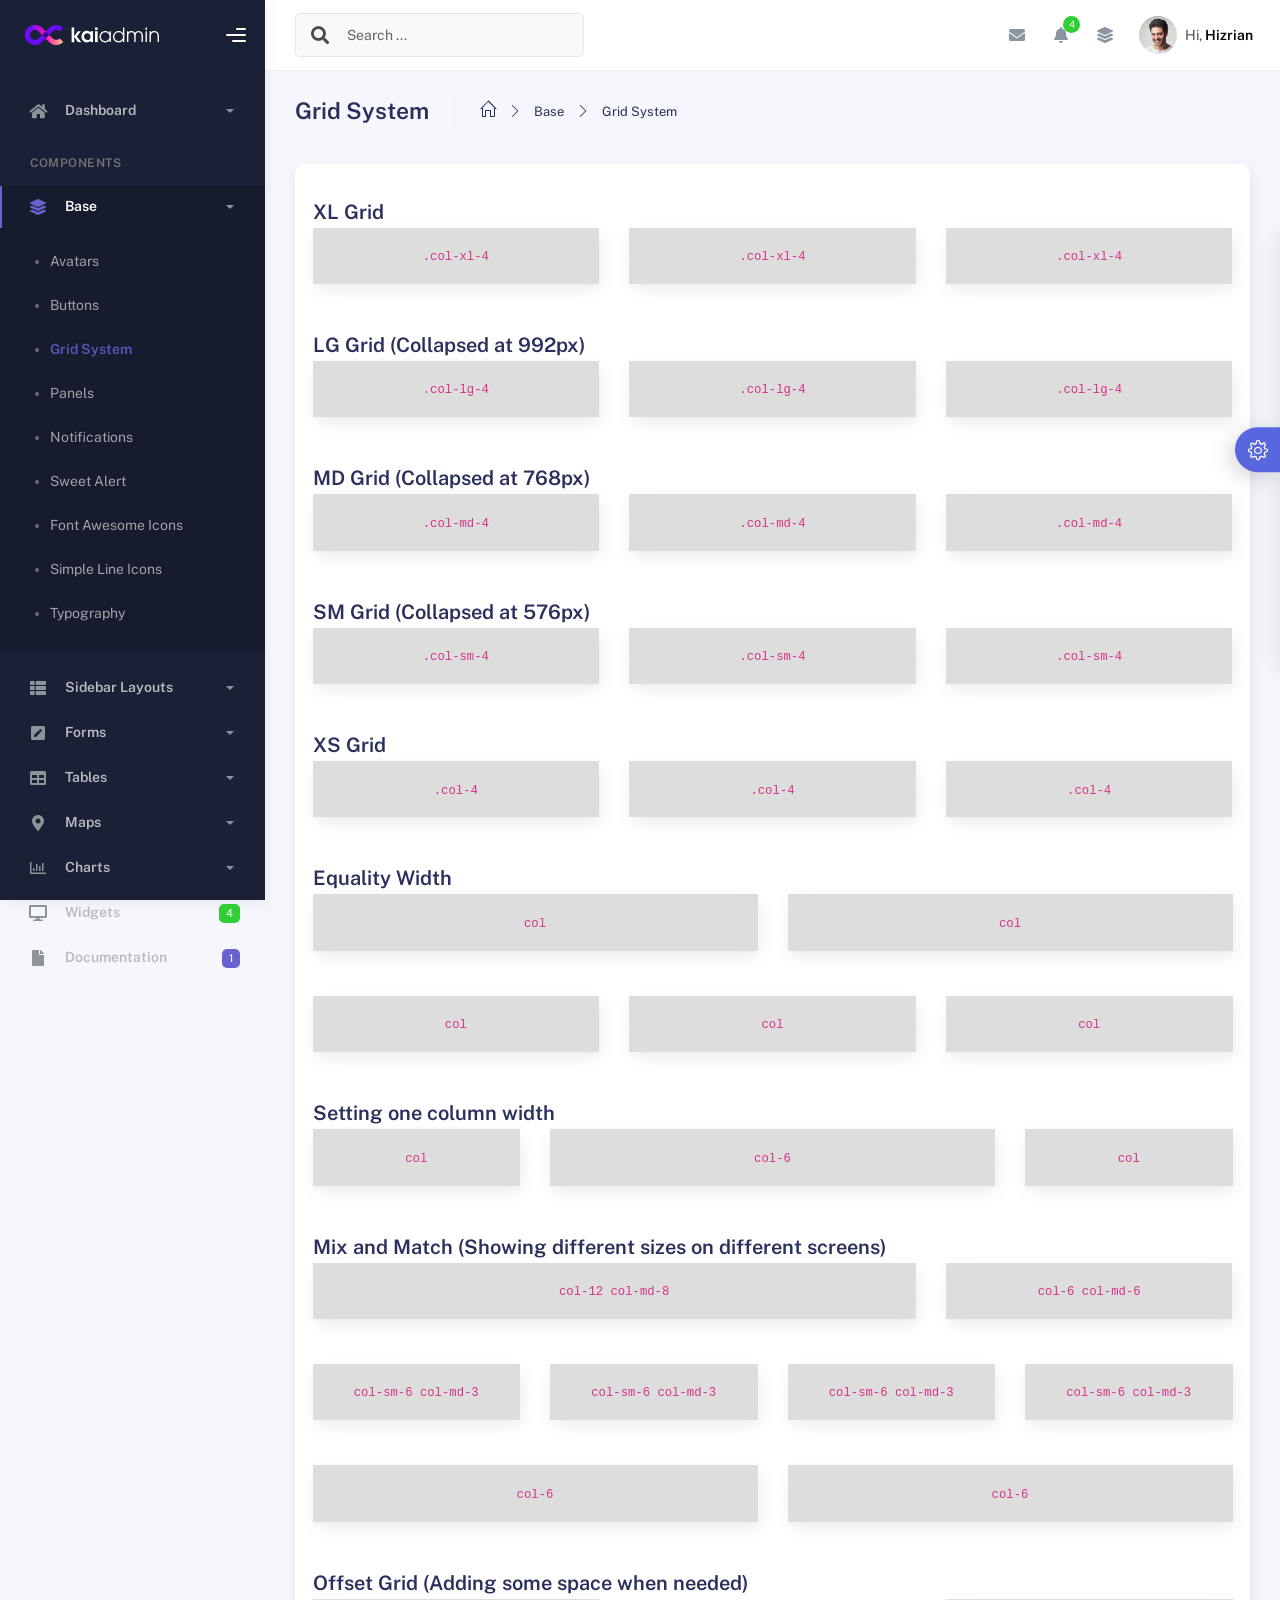
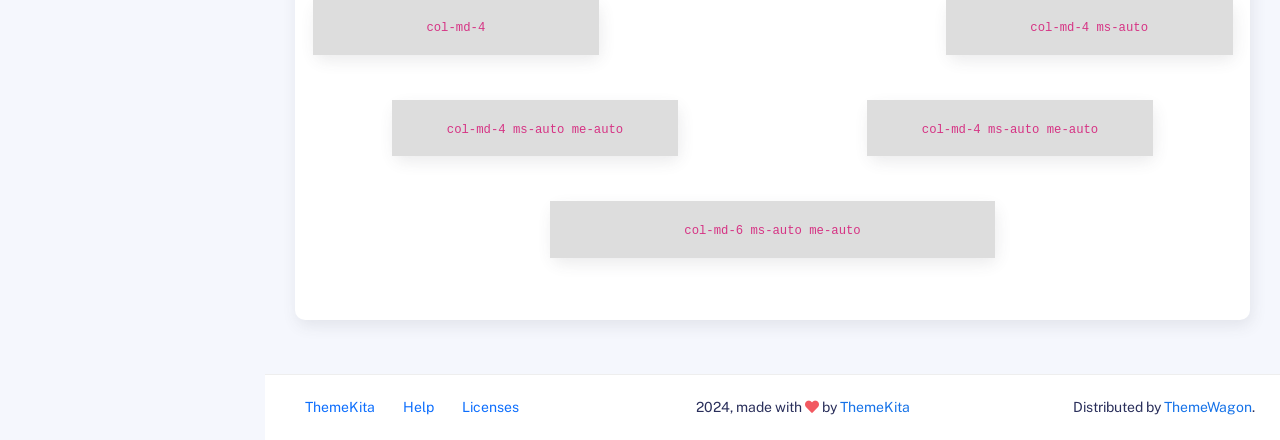
<file: public/template/components/gridsystem.html>
<!DOCTYPE html>
<html lang="en">
  <head>
    <meta http-equiv="X-UA-Compatible" content="IE=edge" />
    <title>Grid System - Kaiadmin Bootstrap 5 Admin Dashboard</title>
    <meta
      content="width=device-width, initial-scale=1.0, shrink-to-fit=no"
      name="viewport"
    />
    <link
      rel="icon"
      href="../assets/img/kaiadmin/favicon.ico"
      type="image/x-icon"
    />

    <!-- Fonts and icons -->
    <script src="../assets/js/plugin/webfont/webfont.min.js"></script>
    <script>
      WebFont.load({
        google: { families: ["Public Sans:300,400,500,600,700"] },
        custom: {
          families: [
            "Font Awesome 5 Solid",
            "Font Awesome 5 Regular",
            "Font Awesome 5 Brands",
            "simple-line-icons",
          ],
          urls: ["../assets/css/fonts.min.css"],
        },
        active: function () {
          sessionStorage.fonts = true;
        },
      });
    </script>

    <!-- CSS Files -->
    <link rel="stylesheet" href="../assets/css/bootstrap.min.css" />
    <link rel="stylesheet" href="../assets/css/plugins.min.css" />
    <link rel="stylesheet" href="../assets/css/kaiadmin.min.css" />

    <!-- CSS Just for demo purpose, don't include it in your project -->
    <link rel="stylesheet" href="../assets/css/demo.css" />
  </head>
  <body>
    <div class="wrapper">
      <!-- Sidebar -->
      <div class="sidebar" data-background-color="dark">
        <div class="sidebar-logo">
          <!-- Logo Header -->
          <div class="logo-header" data-background-color="dark">
            <a href="../index.html" class="logo">
              <img
                src="../assets/img/kaiadmin/logo_light.svg"
                alt="navbar brand"
                class="navbar-brand"
                height="20"
              />
            </a>
            <div class="nav-toggle">
              <button class="btn btn-toggle toggle-sidebar">
                <i class="gg-menu-right"></i>
              </button>
              <button class="btn btn-toggle sidenav-toggler">
                <i class="gg-menu-left"></i>
              </button>
            </div>
            <button class="topbar-toggler more">
              <i class="gg-more-vertical-alt"></i>
            </button>
          </div>
          <!-- End Logo Header -->
        </div>
        <div class="sidebar-wrapper scrollbar scrollbar-inner">
          <div class="sidebar-content">
            <ul class="nav nav-secondary">
              <li class="nav-item">
                <a
                  data-bs-toggle="collapse"
                  href="#dashboard"
                  class="collapsed"
                  aria-expanded="false"
                >
                  <i class="fas fa-home"></i>
                  <p>Dashboard</p>
                  <span class="caret"></span>
                </a>
                <div class="collapse" id="dashboard">
                  <ul class="nav nav-collapse">
                    <li>
                      <a href="../../demo1/index.html">
                        <span class="sub-item">Dashboard 1</span>
                      </a>
                    </li>
                  </ul>
                </div>
              </li>
              <li class="nav-section">
                <span class="sidebar-mini-icon">
                  <i class="fa fa-ellipsis-h"></i>
                </span>
                <h4 class="text-section">Components</h4>
              </li>
              <li class="nav-item active submenu">
                <a data-bs-toggle="collapse" href="#base">
                  <i class="fas fa-layer-group"></i>
                  <p>Base</p>
                  <span class="caret"></span>
                </a>
                <div class="collapse show" id="base">
                  <ul class="nav nav-collapse">
                    <li>
                      <a href="../components/avatars.html">
                        <span class="sub-item">Avatars</span>
                      </a>
                    </li>
                    <li>
                      <a href="../components/buttons.html">
                        <span class="sub-item">Buttons</span>
                      </a>
                    </li>
                    <li class="active">
                      <a href="../components/gridsystem.html">
                        <span class="sub-item">Grid System</span>
                      </a>
                    </li>
                    <li>
                      <a href="../components/panels.html">
                        <span class="sub-item">Panels</span>
                      </a>
                    </li>
                    <li>
                      <a href="../components/notifications.html">
                        <span class="sub-item">Notifications</span>
                      </a>
                    </li>
                    <li>
                      <a href="../components/sweetalert.html">
                        <span class="sub-item">Sweet Alert</span>
                      </a>
                    </li>
                    <li>
                      <a href="../components/font-awesome-icons.html">
                        <span class="sub-item">Font Awesome Icons</span>
                      </a>
                    </li>
                    <li>
                      <a href="../components/simple-line-icons.html">
                        <span class="sub-item">Simple Line Icons</span>
                      </a>
                    </li>
                    <li>
                      <a href="../components/typography.html">
                        <span class="sub-item">Typography</span>
                      </a>
                    </li>
                  </ul>
                </div>
              </li>
              <li class="nav-item">
                <a data-bs-toggle="collapse" href="#sidebarLayouts">
                  <i class="fas fa-th-list"></i>
                  <p>Sidebar Layouts</p>
                  <span class="caret"></span>
                </a>
                <div class="collapse" id="sidebarLayouts">
                  <ul class="nav nav-collapse">
                    <li>
                      <a href="../sidebar-style-2.html">
                        <span class="sub-item">Sidebar Style 2</span>
                      </a>
                    </li>
                    <li>
                      <a href="../icon-menu.html">
                        <span class="sub-item">Icon Menu</span>
                      </a>
                    </li>
                  </ul>
                </div>
              </li>
              <li class="nav-item">
                <a data-bs-toggle="collapse" href="#forms">
                  <i class="fas fa-pen-square"></i>
                  <p>Forms</p>
                  <span class="caret"></span>
                </a>
                <div class="collapse" id="forms">
                  <ul class="nav nav-collapse">
                    <li>
                      <a href="../forms/forms.html">
                        <span class="sub-item">Basic Form</span>
                      </a>
                    </li>
                  </ul>
                </div>
              </li>
              <li class="nav-item">
                <a data-bs-toggle="collapse" href="#tables">
                  <i class="fas fa-table"></i>
                  <p>Tables</p>
                  <span class="caret"></span>
                </a>
                <div class="collapse" id="tables">
                  <ul class="nav nav-collapse">
                    <li>
                      <a href="../tables/tables.html">
                        <span class="sub-item">Basic Table</span>
                      </a>
                    </li>
                    <li>
                      <a href="../tables/datatables.html">
                        <span class="sub-item">Datatables</span>
                      </a>
                    </li>
                  </ul>
                </div>
              </li>
              <li class="nav-item">
                <a data-bs-toggle="collapse" href="#maps">
                  <i class="fas fa-map-marker-alt"></i>
                  <p>Maps</p>
                  <span class="caret"></span>
                </a>
                <div class="collapse" id="maps">
                  <ul class="nav nav-collapse">
                    <li>
                      <a href="../maps/googlemaps.html">
                        <span class="sub-item">Google Maps</span>
                      </a>
                    </li>
                    <li>
                      <a href="../maps/jsvectormap.html">
                        <span class="sub-item">Jsvectormap</span>
                      </a>
                    </li>
                  </ul>
                </div>
              </li>
              <li class="nav-item">
                <a data-bs-toggle="collapse" href="#charts">
                  <i class="far fa-chart-bar"></i>
                  <p>Charts</p>
                  <span class="caret"></span>
                </a>
                <div class="collapse" id="charts">
                  <ul class="nav nav-collapse">
                    <li>
                      <a href="../charts/charts.html">
                        <span class="sub-item">Chart Js</span>
                      </a>
                    </li>
                    <li>
                      <a href="../charts/sparkline.html">
                        <span class="sub-item">Sparkline</span>
                      </a>
                    </li>
                  </ul>
                </div>
              </li>
              <li class="nav-item">
                <a href="../widgets.html">
                  <i class="fas fa-desktop"></i>
                  <p>Widgets</p>
                  <span class="badge badge-success">4</span>
                </a>
              </li>
              <li class="nav-item">
                <a href="../../../documentation/index.html">
                  <i class="fas fa-file"></i>
                  <p>Documentation</p>
                  <span class="badge badge-secondary">1</span>
                </a>
              </li>
              <li class="nav-item">
                <a data-bs-toggle="collapse" href="#submenu">
                  <i class="fas fa-bars"></i>
                  <p>Menu Levels</p>
                  <span class="caret"></span>
                </a>
                <div class="collapse" id="submenu">
                  <ul class="nav nav-collapse">
                    <li>
                      <a data-bs-toggle="collapse" href="#subnav1">
                        <span class="sub-item">Level 1</span>
                        <span class="caret"></span>
                      </a>
                      <div class="collapse" id="subnav1">
                        <ul class="nav nav-collapse subnav">
                          <li>
                            <a href="#">
                              <span class="sub-item">Level 2</span>
                            </a>
                          </li>
                          <li>
                            <a href="#">
                              <span class="sub-item">Level 2</span>
                            </a>
                          </li>
                        </ul>
                      </div>
                    </li>
                    <li>
                      <a data-bs-toggle="collapse" href="#subnav2">
                        <span class="sub-item">Level 1</span>
                        <span class="caret"></span>
                      </a>
                      <div class="collapse" id="subnav2">
                        <ul class="nav nav-collapse subnav">
                          <li>
                            <a href="#">
                              <span class="sub-item">Level 2</span>
                            </a>
                          </li>
                        </ul>
                      </div>
                    </li>
                    <li>
                      <a href="#">
                        <span class="sub-item">Level 1</span>
                      </a>
                    </li>
                  </ul>
                </div>
              </li>
            </ul>
          </div>
        </div>
      </div>
      <!-- End Sidebar -->

      <div class="main-panel">
        <div class="main-header">
          <div class="main-header-logo">
            <!-- Logo Header -->
            <div class="logo-header" data-background-color="dark">
              <a href="../index.html" class="logo">
                <img
                  src="../assets/img/kaiadmin/logo_light.svg"
                  alt="navbar brand"
                  class="navbar-brand"
                  height="20"
                />
              </a>
              <div class="nav-toggle">
                <button class="btn btn-toggle toggle-sidebar">
                  <i class="gg-menu-right"></i>
                </button>
                <button class="btn btn-toggle sidenav-toggler">
                  <i class="gg-menu-left"></i>
                </button>
              </div>
              <button class="topbar-toggler more">
                <i class="gg-more-vertical-alt"></i>
              </button>
            </div>
            <!-- End Logo Header -->
          </div>
          <!-- Navbar Header -->
          <nav
            class="navbar navbar-header navbar-header-transparent navbar-expand-lg border-bottom"
          >
            <div class="container-fluid">
              <nav
                class="navbar navbar-header-left navbar-expand-lg navbar-form nav-search p-0 d-none d-lg-flex"
              >
                <div class="input-group">
                  <div class="input-group-prepend">
                    <button type="submit" class="btn btn-search pe-1">
                      <i class="fa fa-search search-icon"></i>
                    </button>
                  </div>
                  <input
                    type="text"
                    placeholder="Search ..."
                    class="form-control"
                  />
                </div>
              </nav>

              <ul class="navbar-nav topbar-nav ms-md-auto align-items-center">
                <li
                  class="nav-item topbar-icon dropdown hidden-caret d-flex d-lg-none"
                >
                  <a
                    class="nav-link dropdown-toggle"
                    data-bs-toggle="dropdown"
                    href="#"
                    role="button"
                    aria-expanded="false"
                    aria-haspopup="true"
                  >
                    <i class="fa fa-search"></i>
                  </a>
                  <ul class="dropdown-menu dropdown-search animated fadeIn">
                    <form class="navbar-left navbar-form nav-search">
                      <div class="input-group">
                        <input
                          type="text"
                          placeholder="Search ..."
                          class="form-control"
                        />
                      </div>
                    </form>
                  </ul>
                </li>
                <li class="nav-item topbar-icon dropdown hidden-caret">
                  <a
                    class="nav-link dropdown-toggle"
                    href="#"
                    id="messageDropdown"
                    role="button"
                    data-bs-toggle="dropdown"
                    aria-haspopup="true"
                    aria-expanded="false"
                  >
                    <i class="fa fa-envelope"></i>
                  </a>
                  <ul
                    class="dropdown-menu messages-notif-box animated fadeIn"
                    aria-labelledby="messageDropdown"
                  >
                    <li>
                      <div
                        class="dropdown-title d-flex justify-content-between align-items-center"
                      >
                        Messages
                        <a href="#" class="small">Mark all as read</a>
                      </div>
                    </li>
                    <li>
                      <div class="message-notif-scroll scrollbar-outer">
                        <div class="notif-center">
                          <a href="#">
                            <div class="notif-img">
                              <img
                                src="../assets/img/jm_denis.jpg"
                                alt="Img Profile"
                              />
                            </div>
                            <div class="notif-content">
                              <span class="subject">Jimmy Denis</span>
                              <span class="block"> How are you ? </span>
                              <span class="time">5 minutes ago</span>
                            </div>
                          </a>
                          <a href="#">
                            <div class="notif-img">
                              <img
                                src="../assets/img/chadengle.jpg"
                                alt="Img Profile"
                              />
                            </div>
                            <div class="notif-content">
                              <span class="subject">Chad</span>
                              <span class="block"> Ok, Thanks ! </span>
                              <span class="time">12 minutes ago</span>
                            </div>
                          </a>
                          <a href="#">
                            <div class="notif-img">
                              <img
                                src="../assets/img/mlane.jpg"
                                alt="Img Profile"
                              />
                            </div>
                            <div class="notif-content">
                              <span class="subject">Jhon Doe</span>
                              <span class="block">
                                Ready for the meeting today...
                              </span>
                              <span class="time">12 minutes ago</span>
                            </div>
                          </a>
                          <a href="#">
                            <div class="notif-img">
                              <img
                                src="../assets/img/talha.jpg"
                                alt="Img Profile"
                              />
                            </div>
                            <div class="notif-content">
                              <span class="subject">Talha</span>
                              <span class="block"> Hi, Apa Kabar ? </span>
                              <span class="time">17 minutes ago</span>
                            </div>
                          </a>
                        </div>
                      </div>
                    </li>
                    <li>
                      <a class="see-all" href="javascript:void(0);"
                        >See all messages<i class="fa fa-angle-right"></i>
                      </a>
                    </li>
                  </ul>
                </li>
                <li class="nav-item topbar-icon dropdown hidden-caret">
                  <a
                    class="nav-link dropdown-toggle"
                    href="#"
                    id="notifDropdown"
                    role="button"
                    data-bs-toggle="dropdown"
                    aria-haspopup="true"
                    aria-expanded="false"
                  >
                    <i class="fa fa-bell"></i>
                    <span class="notification">4</span>
                  </a>
                  <ul
                    class="dropdown-menu notif-box animated fadeIn"
                    aria-labelledby="notifDropdown"
                  >
                    <li>
                      <div class="dropdown-title">
                        You have 4 new notification
                      </div>
                    </li>
                    <li>
                      <div class="notif-scroll scrollbar-outer">
                        <div class="notif-center">
                          <a href="#">
                            <div class="notif-icon notif-primary">
                              <i class="fa fa-user-plus"></i>
                            </div>
                            <div class="notif-content">
                              <span class="block"> New user registered </span>
                              <span class="time">5 minutes ago</span>
                            </div>
                          </a>
                          <a href="#">
                            <div class="notif-icon notif-success">
                              <i class="fa fa-comment"></i>
                            </div>
                            <div class="notif-content">
                              <span class="block">
                                Rahmad commented on Admin
                              </span>
                              <span class="time">12 minutes ago</span>
                            </div>
                          </a>
                          <a href="#">
                            <div class="notif-img">
                              <img
                                src="../assets/img/profile2.jpg"
                                alt="Img Profile"
                              />
                            </div>
                            <div class="notif-content">
                              <span class="block">
                                Reza send messages to you
                              </span>
                              <span class="time">12 minutes ago</span>
                            </div>
                          </a>
                          <a href="#">
                            <div class="notif-icon notif-danger">
                              <i class="fa fa-heart"></i>
                            </div>
                            <div class="notif-content">
                              <span class="block"> Farrah liked Admin </span>
                              <span class="time">17 minutes ago</span>
                            </div>
                          </a>
                        </div>
                      </div>
                    </li>
                    <li>
                      <a class="see-all" href="javascript:void(0);"
                        >See all notifications<i class="fa fa-angle-right"></i>
                      </a>
                    </li>
                  </ul>
                </li>
                <li class="nav-item topbar-icon dropdown hidden-caret">
                  <a
                    class="nav-link"
                    data-bs-toggle="dropdown"
                    href="#"
                    aria-expanded="false"
                  >
                    <i class="fas fa-layer-group"></i>
                  </a>
                  <div class="dropdown-menu quick-actions animated fadeIn">
                    <div class="quick-actions-header">
                      <span class="title mb-1">Quick Actions</span>
                      <span class="subtitle op-7">Shortcuts</span>
                    </div>
                    <div class="quick-actions-scroll scrollbar-outer">
                      <div class="quick-actions-items">
                        <div class="row m-0">
                          <a class="col-6 col-md-4 p-0" href="#">
                            <div class="quick-actions-item">
                              <div class="avatar-item bg-danger rounded-circle">
                                <i class="far fa-calendar-alt"></i>
                              </div>
                              <span class="text">Calendar</span>
                            </div>
                          </a>
                          <a class="col-6 col-md-4 p-0" href="#">
                            <div class="quick-actions-item">
                              <div
                                class="avatar-item bg-warning rounded-circle"
                              >
                                <i class="fas fa-map"></i>
                              </div>
                              <span class="text">Maps</span>
                            </div>
                          </a>
                          <a class="col-6 col-md-4 p-0" href="#">
                            <div class="quick-actions-item">
                              <div class="avatar-item bg-info rounded-circle">
                                <i class="fas fa-file-excel"></i>
                              </div>
                              <span class="text">Reports</span>
                            </div>
                          </a>
                          <a class="col-6 col-md-4 p-0" href="#">
                            <div class="quick-actions-item">
                              <div
                                class="avatar-item bg-success rounded-circle"
                              >
                                <i class="fas fa-envelope"></i>
                              </div>
                              <span class="text">Emails</span>
                            </div>
                          </a>
                          <a class="col-6 col-md-4 p-0" href="#">
                            <div class="quick-actions-item">
                              <div
                                class="avatar-item bg-primary rounded-circle"
                              >
                                <i class="fas fa-file-invoice-dollar"></i>
                              </div>
                              <span class="text">Invoice</span>
                            </div>
                          </a>
                          <a class="col-6 col-md-4 p-0" href="#">
                            <div class="quick-actions-item">
                              <div
                                class="avatar-item bg-secondary rounded-circle"
                              >
                                <i class="fas fa-credit-card"></i>
                              </div>
                              <span class="text">Payments</span>
                            </div>
                          </a>
                        </div>
                      </div>
                    </div>
                  </div>
                </li>

                <li class="nav-item topbar-user dropdown hidden-caret">
                  <a
                    class="dropdown-toggle profile-pic"
                    data-bs-toggle="dropdown"
                    href="#"
                    aria-expanded="false"
                  >
                    <div class="avatar-sm">
                      <img
                        src="../assets/img/profile.jpg"
                        alt="..."
                        class="avatar-img rounded-circle"
                      />
                    </div>
                    <span class="profile-username">
                      <span class="op-7">Hi,</span>
                      <span class="fw-bold">Hizrian</span>
                    </span>
                  </a>
                  <ul class="dropdown-menu dropdown-user animated fadeIn">
                    <div class="dropdown-user-scroll scrollbar-outer">
                      <li>
                        <div class="user-box">
                          <div class="avatar-lg">
                            <img
                              src="../assets/img/profile.jpg"
                              alt="image profile"
                              class="avatar-img rounded"
                            />
                          </div>
                          <div class="u-text">
                            <h4>Hizrian</h4>
                            <p class="text-muted">hello@example.com</p>
                            <a
                              href="profile.html"
                              class="btn btn-xs btn-secondary btn-sm"
                              >View Profile</a
                            >
                          </div>
                        </div>
                      </li>
                      <li>
                        <div class="dropdown-divider"></div>
                        <a class="dropdown-item" href="#">My Profile</a>
                        <a class="dropdown-item" href="#">My Balance</a>
                        <a class="dropdown-item" href="#">Inbox</a>
                        <div class="dropdown-divider"></div>
                        <a class="dropdown-item" href="#">Account Setting</a>
                        <div class="dropdown-divider"></div>
                        <a class="dropdown-item" href="#">Logout</a>
                      </li>
                    </div>
                  </ul>
                </li>
              </ul>
            </div>
          </nav>
          <!-- End Navbar -->
        </div>

        <div class="container">
          <div class="page-inner">
            <div class="page-header">
              <h3 class="fw-bold mb-3">Grid System</h3>
              <ul class="breadcrumbs mb-3">
                <li class="nav-home">
                  <a href="#">
                    <i class="icon-home"></i>
                  </a>
                </li>
                <li class="separator">
                  <i class="icon-arrow-right"></i>
                </li>
                <li class="nav-item">
                  <a href="#">Base</a>
                </li>
                <li class="separator">
                  <i class="icon-arrow-right"></i>
                </li>
                <li class="nav-item">
                  <a href="#">Grid System</a>
                </li>
              </ul>
            </div>
            <div class="card">
              <div class="card-body">
                <h4 class="card-title mt-3">XL Grid</h4>
                <div class="row row-demo-grid">
                  <div class="col-xl-4">
                    <div class="card">
                      <div class="card-body"><code>.col-xl-4</code></div>
                    </div>
                  </div>
                  <div class="col-xl-4">
                    <div class="card">
                      <div class="card-body"><code>.col-xl-4</code></div>
                    </div>
                  </div>
                  <div class="col-xl-4">
                    <div class="card">
                      <div class="card-body"><code>.col-xl-4</code></div>
                    </div>
                  </div>
                </div>

                <h4 class="card-title">LG Grid (Collapsed at 992px)</h4>
                <div class="row row-demo-grid">
                  <div class="col-lg-4">
                    <div class="card">
                      <div class="card-body"><code>.col-lg-4</code></div>
                    </div>
                  </div>
                  <div class="col-lg-4">
                    <div class="card">
                      <div class="card-body"><code>.col-lg-4</code></div>
                    </div>
                  </div>
                  <div class="col-lg-4">
                    <div class="card">
                      <div class="card-body"><code>.col-lg-4</code></div>
                    </div>
                  </div>
                </div>

                <h4 class="card-title">MD Grid (Collapsed at 768px)</h4>
                <div class="row row-demo-grid">
                  <div class="col-md-4">
                    <div class="card">
                      <div class="card-body"><code>.col-md-4</code></div>
                    </div>
                  </div>
                  <div class="col-md-4">
                    <div class="card">
                      <div class="card-body"><code>.col-md-4</code></div>
                    </div>
                  </div>
                  <div class="col-md-4">
                    <div class="card">
                      <div class="card-body"><code>.col-md-4</code></div>
                    </div>
                  </div>
                </div>

                <h4 class="card-title">SM Grid (Collapsed at 576px)</h4>
                <div class="row row-demo-grid">
                  <div class="col-sm-4">
                    <div class="card">
                      <div class="card-body"><code>.col-sm-4</code></div>
                    </div>
                  </div>
                  <div class="col-sm-4">
                    <div class="card">
                      <div class="card-body"><code>.col-sm-4</code></div>
                    </div>
                  </div>
                  <div class="col-sm-4">
                    <div class="card">
                      <div class="card-body"><code>.col-sm-4</code></div>
                    </div>
                  </div>
                </div>

                <h4 class="card-title">XS Grid</h4>
                <div class="row row-demo-grid">
                  <div class="col-4">
                    <div class="card">
                      <div class="card-body"><code>.col-4</code></div>
                    </div>
                  </div>
                  <div class="col-4">
                    <div class="card">
                      <div class="card-body"><code>.col-4</code></div>
                    </div>
                  </div>
                  <div class="col-4">
                    <div class="card">
                      <div class="card-body"><code>.col-4</code></div>
                    </div>
                  </div>
                </div>

                <h4 class="card-title">Equality Width</h4>
                <div class="row row-demo-grid">
                  <div class="col">
                    <div class="card">
                      <div class="card-body"><code>col</code></div>
                    </div>
                  </div>
                  <div class="col">
                    <div class="card">
                      <div class="card-body"><code>col</code></div>
                    </div>
                  </div>
                </div>
                <div class="row row-demo-grid">
                  <div class="col">
                    <div class="card">
                      <div class="card-body"><code>col</code></div>
                    </div>
                  </div>
                  <div class="col">
                    <div class="card">
                      <div class="card-body"><code>col</code></div>
                    </div>
                  </div>
                  <div class="col">
                    <div class="card">
                      <div class="card-body"><code>col</code></div>
                    </div>
                  </div>
                </div>

                <h4 class="card-title">Setting one column width</h4>
                <div class="row row-demo-grid">
                  <div class="col">
                    <div class="card">
                      <div class="card-body"><code>col</code></div>
                    </div>
                  </div>
                  <div class="col-6">
                    <div class="card">
                      <div class="card-body"><code>col-6</code></div>
                    </div>
                  </div>
                  <div class="col">
                    <div class="card">
                      <div class="card-body"><code>col</code></div>
                    </div>
                  </div>
                </div>

                <h4 class="card-title">
                  Mix and Match (Showing different sizes on different screens)
                </h4>
                <!-- Stack the columns on mobile by making one full-width and the other half-width -->
                <div class="row row-demo-grid">
                  <div class="col-12 col-md-8">
                    <div class="card">
                      <div class="card-body"><code>col-12 col-md-8</code></div>
                    </div>
                  </div>
                  <div class="col-6 col-md-4">
                    <div class="card">
                      <div class="card-body"><code>col-6 col-md-6</code></div>
                    </div>
                  </div>
                </div>

                <!-- Columns start at 50% wide on mobile and bump up to 33.3% wide on desktop -->
                <div class="row row-demo-grid">
                  <div class="col-sm-6 col-md-3">
                    <div class="card">
                      <div class="card-body">
                        <code>col-sm-6 col-md-3</code>
                      </div>
                    </div>
                  </div>
                  <div class="col-sm-6 col-md-3">
                    <div class="card">
                      <div class="card-body">
                        <code>col-sm-6 col-md-3</code>
                      </div>
                    </div>
                  </div>
                  <div class="col-sm-6 col-md-3">
                    <div class="card">
                      <div class="card-body">
                        <code>col-sm-6 col-md-3</code>
                      </div>
                    </div>
                  </div>
                  <div class="col-sm-6 col-md-3">
                    <div class="card">
                      <div class="card-body">
                        <code>col-sm-6 col-md-3</code>
                      </div>
                    </div>
                  </div>
                </div>

                <!-- Columns are always 50% wide, on mobile and desktop -->
                <div class="row row-demo-grid">
                  <div class="col-6">
                    <div class="card">
                      <div class="card-body"><code>col-6</code></div>
                    </div>
                  </div>
                  <div class="col-6">
                    <div class="card">
                      <div class="card-body"><code>col-6</code></div>
                    </div>
                  </div>
                </div>

                <h4 class="card-title">
                  Offset Grid (Adding some space when needed)
                </h4>
                <div class="row row-demo-grid">
                  <div class="col-md-4">
                    <div class="card">
                      <div class="card-body text-center">
                        <code>col-md-4</code>
                      </div>
                    </div>
                  </div>
                  <div class="col-md-4 ms-auto">
                    <div class="card">
                      <div class="card-body text-center">
                        <code>col-md-4 ms-auto</code>
                      </div>
                    </div>
                  </div>
                </div>

                <div class="row row-demo-grid">
                  <div class="col-md-4 ms-auto me-auto">
                    <div class="card">
                      <div class="card-body text-center">
                        <code>col-md-4 ms-auto me-auto</code>
                      </div>
                    </div>
                  </div>
                  <div class="col-md-4 ms-auto me-auto">
                    <div class="card">
                      <div class="card-body text-center">
                        <code>col-md-4 ms-auto me-auto</code>
                      </div>
                    </div>
                  </div>
                </div>

                <div class="row row-demo-grid">
                  <div class="col-md-6 ms-auto me-auto">
                    <div class="card">
                      <div class="card-body text-center">
                        <code>col-md-6 ms-auto me-auto</code>
                      </div>
                    </div>
                  </div>
                </div>
              </div>
            </div>
          </div>

        <footer class="footer">
          <div class="container-fluid d-flex justify-content-between">
            <nav class="pull-left">
              <ul class="nav">
                <li class="nav-item">
                  <a class="nav-link" href="http://www.themekita.com">
                    ThemeKita
                  </a>
                </li>
                <li class="nav-item">
                  <a class="nav-link" href="#"> Help </a>
                </li>
                <li class="nav-item">
                  <a class="nav-link" href="#"> Licenses </a>
                </li>
              </ul>
            </nav>
            <div class="copyright">
              2024, made with <i class="fa fa-heart heart text-danger"></i> by
              <a href="http://www.themekita.com">ThemeKita</a>
            </div>
            <div>
              Distributed by
              <a target="_blank" href="https://themewagon.com/">ThemeWagon</a>.
            </div>
          </div>
        </footer>
      </div>

      <!-- Custom template | don't include it in your project! -->
      <div class="custom-template">
        <div class="title">Settings</div>
        <div class="custom-content">
          <div class="switcher">
            <div class="switch-block">
              <h4>Logo Header</h4>
              <div class="btnSwitch">
                <button
                  type="button"
                  class="selected changeLogoHeaderColor"
                  data-color="dark"
                ></button>
                <button
                  type="button"
                  class="selected changeLogoHeaderColor"
                  data-color="blue"
                ></button>
                <button
                  type="button"
                  class="changeLogoHeaderColor"
                  data-color="purple"
                ></button>
                <button
                  type="button"
                  class="changeLogoHeaderColor"
                  data-color="light-blue"
                ></button>
                <button
                  type="button"
                  class="changeLogoHeaderColor"
                  data-color="green"
                ></button>
                <button
                  type="button"
                  class="changeLogoHeaderColor"
                  data-color="orange"
                ></button>
                <button
                  type="button"
                  class="changeLogoHeaderColor"
                  data-color="red"
                ></button>
                <button
                  type="button"
                  class="changeLogoHeaderColor"
                  data-color="white"
                ></button>
                <br />
                <button
                  type="button"
                  class="changeLogoHeaderColor"
                  data-color="dark2"
                ></button>
                <button
                  type="button"
                  class="changeLogoHeaderColor"
                  data-color="blue2"
                ></button>
                <button
                  type="button"
                  class="changeLogoHeaderColor"
                  data-color="purple2"
                ></button>
                <button
                  type="button"
                  class="changeLogoHeaderColor"
                  data-color="light-blue2"
                ></button>
                <button
                  type="button"
                  class="changeLogoHeaderColor"
                  data-color="green2"
                ></button>
                <button
                  type="button"
                  class="changeLogoHeaderColor"
                  data-color="orange2"
                ></button>
                <button
                  type="button"
                  class="changeLogoHeaderColor"
                  data-color="red2"
                ></button>
              </div>
            </div>
            <div class="switch-block">
              <h4>Navbar Header</h4>
              <div class="btnSwitch">
                <button
                  type="button"
                  class="changeTopBarColor"
                  data-color="dark"
                ></button>
                <button
                  type="button"
                  class="changeTopBarColor"
                  data-color="blue"
                ></button>
                <button
                  type="button"
                  class="changeTopBarColor"
                  data-color="purple"
                ></button>
                <button
                  type="button"
                  class="changeTopBarColor"
                  data-color="light-blue"
                ></button>
                <button
                  type="button"
                  class="changeTopBarColor"
                  data-color="green"
                ></button>
                <button
                  type="button"
                  class="changeTopBarColor"
                  data-color="orange"
                ></button>
                <button
                  type="button"
                  class="changeTopBarColor"
                  data-color="red"
                ></button>
                <button
                  type="button"
                  class="changeTopBarColor"
                  data-color="white"
                ></button>
                <br />
                <button
                  type="button"
                  class="changeTopBarColor"
                  data-color="dark2"
                ></button>
                <button
                  type="button"
                  class="selected changeTopBarColor"
                  data-color="blue2"
                ></button>
                <button
                  type="button"
                  class="changeTopBarColor"
                  data-color="purple2"
                ></button>
                <button
                  type="button"
                  class="changeTopBarColor"
                  data-color="light-blue2"
                ></button>
                <button
                  type="button"
                  class="changeTopBarColor"
                  data-color="green2"
                ></button>
                <button
                  type="button"
                  class="changeTopBarColor"
                  data-color="orange2"
                ></button>
                <button
                  type="button"
                  class="changeTopBarColor"
                  data-color="red2"
                ></button>
              </div>
            </div>
            <div class="switch-block">
              <h4>Sidebar</h4>
              <div class="btnSwitch">
                <button
                  type="button"
                  class="selected changeSideBarColor"
                  data-color="white"
                ></button>
                <button
                  type="button"
                  class="changeSideBarColor"
                  data-color="dark"
                ></button>
                <button
                  type="button"
                  class="changeSideBarColor"
                  data-color="dark2"
                ></button>
              </div>
            </div>
          </div>
        </div>
        <div class="custom-toggle">
          <i class="icon-settings"></i>
        </div>
      </div>
      <!-- End Custom template -->
    </div>
    <!--   Core JS Files   -->
    <script src="../assets/js/core/jquery-3.7.1.min.js"></script>
    <script src="../assets/js/core/popper.min.js"></script>
    <script src="../assets/js/core/bootstrap.min.js"></script>

    <!-- jQuery Scrollbar -->
    <script src="../assets/js/plugin/jquery-scrollbar/jquery.scrollbar.min.js"></script>
    <!-- Moment JS -->
    <script src="../assets/js/plugin/moment/moment.min.js"></script>

    <!-- Chart JS -->
    <script src="../assets/js/plugin/chart.js/chart.min.js"></script>

    <!-- jQuery Sparkline -->
    <script src="../assets/js/plugin/jquery.sparkline/jquery.sparkline.min.js"></script>

    <!-- Chart Circle -->
    <script src="../assets/js/plugin/chart-circle/circles.min.js"></script>

    <!-- Datatables -->
    <script src="../assets/js/plugin/datatables/datatables.min.js"></script>

    <!-- Bootstrap Notify -->
    <script src="../assets/js/plugin/bootstrap-notify/bootstrap-notify.min.js"></script>

    <!-- jQuery Vector Maps -->
    <script src="../assets/js/plugin/jsvectormap/jsvectormap.min.js"></script>
    <script src="../assets/js/plugin/jsvectormap/world.js"></script>

    <!-- Sweet Alert -->
    <script src="../assets/js/plugin/sweetalert/sweetalert.min.js"></script>

    <!-- Kaiadmin JS -->
    <script src="../assets/js/kaiadmin.min.js"></script>

    <!-- Kaiadmin DEMO methods, don't include it in your project! -->
    <script src="../assets/js/setting-demo2.js"></script>
  </body>
</html>
</file>
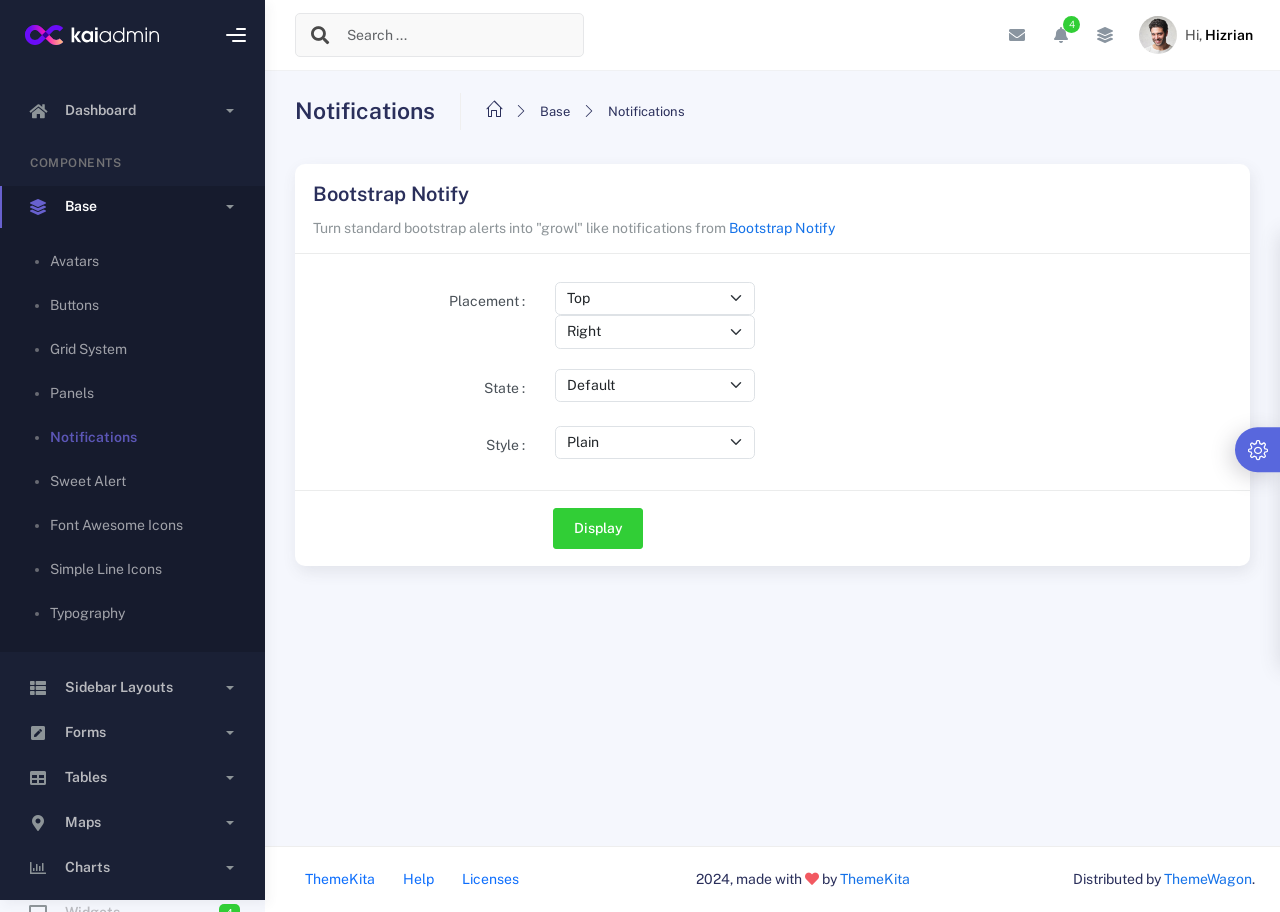
<file: public/template/components/notifications.html>
<!DOCTYPE html>
<html lang="en">
  <head>
    <meta http-equiv="X-UA-Compatible" content="IE=edge" />
    <title>Notifications - Kaiadmin Bootstrap 5 Admin Dashboard</title>
    <meta
      content="width=device-width, initial-scale=1.0, shrink-to-fit=no"
      name="viewport"
    />
    <link
      rel="icon"
      href="../assets/img/kaiadmin/favicon.ico"
      type="image/x-icon"
    />

    <!-- Fonts and icons -->
    <script src="../assets/js/plugin/webfont/webfont.min.js"></script>
    <script>
      WebFont.load({
        google: { families: ["Public Sans:300,400,500,600,700"] },
        custom: {
          families: [
            "Font Awesome 5 Solid",
            "Font Awesome 5 Regular",
            "Font Awesome 5 Brands",
            "simple-line-icons",
          ],
          urls: ["../assets/css/fonts.min.css"],
        },
        active: function () {
          sessionStorage.fonts = true;
        },
      });
    </script>

    <!-- CSS Files -->
    <link rel="stylesheet" href="../assets/css/bootstrap.min.css" />
    <link rel="stylesheet" href="../assets/css/plugins.min.css" />
    <link rel="stylesheet" href="../assets/css/kaiadmin.min.css" />

    <!-- CSS Just for demo purpose, don't include it in your project -->
    <link rel="stylesheet" href="../assets/css/demo.css" />
  </head>
  <body>
    <div class="wrapper">
      <!-- Sidebar -->
      <div class="sidebar" data-background-color="dark">
        <div class="sidebar-logo">
          <!-- Logo Header -->
          <div class="logo-header" data-background-color="dark">
            <a href="../index.html" class="logo">
              <img
                src="../assets/img/kaiadmin/logo_light.svg"
                alt="navbar brand"
                class="navbar-brand"
                height="20"
              />
            </a>
            <div class="nav-toggle">
              <button class="btn btn-toggle toggle-sidebar">
                <i class="gg-menu-right"></i>
              </button>
              <button class="btn btn-toggle sidenav-toggler">
                <i class="gg-menu-left"></i>
              </button>
            </div>
            <button class="topbar-toggler more">
              <i class="gg-more-vertical-alt"></i>
            </button>
          </div>
          <!-- End Logo Header -->
        </div>
        <div class="sidebar-wrapper scrollbar scrollbar-inner">
          <div class="sidebar-content">
            <ul class="nav nav-secondary">
              <li class="nav-item">
                <a
                  data-bs-toggle="collapse"
                  href="#dashboard"
                  class="collapsed"
                  aria-expanded="false"
                >
                  <i class="fas fa-home"></i>
                  <p>Dashboard</p>
                  <span class="caret"></span>
                </a>
                <div class="collapse" id="dashboard">
                  <ul class="nav nav-collapse">
                    <li>
                      <a href="../../demo1/index.html">
                        <span class="sub-item">Dashboard 1</span>
                      </a>
                    </li>
                  </ul>
                </div>
              </li>
              <li class="nav-section">
                <span class="sidebar-mini-icon">
                  <i class="fa fa-ellipsis-h"></i>
                </span>
                <h4 class="text-section">Components</h4>
              </li>
              <li class="nav-item active submenu">
                <a data-bs-toggle="collapse" href="#base">
                  <i class="fas fa-layer-group"></i>
                  <p>Base</p>
                  <span class="caret"></span>
                </a>
                <div class="collapse show" id="base">
                  <ul class="nav nav-collapse">
                    <li>
                      <a href="../components/avatars.html">
                        <span class="sub-item">Avatars</span>
                      </a>
                    </li>
                    <li>
                      <a href="../components/buttons.html">
                        <span class="sub-item">Buttons</span>
                      </a>
                    </li>
                    <li>
                      <a href="../components/gridsystem.html">
                        <span class="sub-item">Grid System</span>
                      </a>
                    </li>
                    <li>
                      <a href="../components/panels.html">
                        <span class="sub-item">Panels</span>
                      </a>
                    </li>
                    <li class="active">
                      <a href="../components/notifications.html">
                        <span class="sub-item">Notifications</span>
                      </a>
                    </li>
                    <li>
                      <a href="../components/sweetalert.html">
                        <span class="sub-item">Sweet Alert</span>
                      </a>
                    </li>
                    <li>
                      <a href="../components/font-awesome-icons.html">
                        <span class="sub-item">Font Awesome Icons</span>
                      </a>
                    </li>
                    <li>
                      <a href="../components/simple-line-icons.html">
                        <span class="sub-item">Simple Line Icons</span>
                      </a>
                    </li>
                    <li>
                      <a href="../components/typography.html">
                        <span class="sub-item">Typography</span>
                      </a>
                    </li>
                  </ul>
                </div>
              </li>
              <li class="nav-item">
                <a data-bs-toggle="collapse" href="#sidebarLayouts">
                  <i class="fas fa-th-list"></i>
                  <p>Sidebar Layouts</p>
                  <span class="caret"></span>
                </a>
                <div class="collapse" id="sidebarLayouts">
                  <ul class="nav nav-collapse">
                    <li>
                      <a href="../sidebar-style-2.html">
                        <span class="sub-item">Sidebar Style 2</span>
                      </a>
                    </li>
                    <li>
                      <a href="../icon-menu.html">
                        <span class="sub-item">Icon Menu</span>
                      </a>
                    </li>
                  </ul>
                </div>
              </li>
              <li class="nav-item">
                <a data-bs-toggle="collapse" href="#forms">
                  <i class="fas fa-pen-square"></i>
                  <p>Forms</p>
                  <span class="caret"></span>
                </a>
                <div class="collapse" id="forms">
                  <ul class="nav nav-collapse">
                    <li>
                      <a href="../forms/forms.html">
                        <span class="sub-item">Basic Form</span>
                      </a>
                    </li>
                  </ul>
                </div>
              </li>
              <li class="nav-item">
                <a data-bs-toggle="collapse" href="#tables">
                  <i class="fas fa-table"></i>
                  <p>Tables</p>
                  <span class="caret"></span>
                </a>
                <div class="collapse" id="tables">
                  <ul class="nav nav-collapse">
                    <li>
                      <a href="../tables/tables.html">
                        <span class="sub-item">Basic Table</span>
                      </a>
                    </li>
                    <li>
                      <a href="../tables/datatables.html">
                        <span class="sub-item">Datatables</span>
                      </a>
                    </li>
                  </ul>
                </div>
              </li>
              <li class="nav-item">
                <a data-bs-toggle="collapse" href="#maps">
                  <i class="fas fa-map-marker-alt"></i>
                  <p>Maps</p>
                  <span class="caret"></span>
                </a>
                <div class="collapse" id="maps">
                  <ul class="nav nav-collapse">
                    <li>
                      <a href="../maps/googlemaps.html">
                        <span class="sub-item">Google Maps</span>
                      </a>
                    </li>
                    <li>
                      <a href="../maps/jsvectormap.html">
                        <span class="sub-item">Jsvectormap</span>
                      </a>
                    </li>
                  </ul>
                </div>
              </li>
              <li class="nav-item">
                <a data-bs-toggle="collapse" href="#charts">
                  <i class="far fa-chart-bar"></i>
                  <p>Charts</p>
                  <span class="caret"></span>
                </a>
                <div class="collapse" id="charts">
                  <ul class="nav nav-collapse">
                    <li>
                      <a href="../charts/charts.html">
                        <span class="sub-item">Chart Js</span>
                      </a>
                    </li>
                    <li>
                      <a href="../charts/sparkline.html">
                        <span class="sub-item">Sparkline</span>
                      </a>
                    </li>
                  </ul>
                </div>
              </li>
              <li class="nav-item">
                <a href="../widgets.html">
                  <i class="fas fa-desktop"></i>
                  <p>Widgets</p>
                  <span class="badge badge-success">4</span>
                </a>
              </li>
              <li class="nav-item">
                <a href="../../../documentation/index.html">
                  <i class="fas fa-file"></i>
                  <p>Documentation</p>
                  <span class="badge badge-secondary">1</span>
                </a>
              </li>
              <li class="nav-item">
                <a data-bs-toggle="collapse" href="#submenu">
                  <i class="fas fa-bars"></i>
                  <p>Menu Levels</p>
                  <span class="caret"></span>
                </a>
                <div class="collapse" id="submenu">
                  <ul class="nav nav-collapse">
                    <li>
                      <a data-bs-toggle="collapse" href="#subnav1">
                        <span class="sub-item">Level 1</span>
                        <span class="caret"></span>
                      </a>
                      <div class="collapse" id="subnav1">
                        <ul class="nav nav-collapse subnav">
                          <li>
                            <a href="#">
                              <span class="sub-item">Level 2</span>
                            </a>
                          </li>
                          <li>
                            <a href="#">
                              <span class="sub-item">Level 2</span>
                            </a>
                          </li>
                        </ul>
                      </div>
                    </li>
                    <li>
                      <a data-bs-toggle="collapse" href="#subnav2">
                        <span class="sub-item">Level 1</span>
                        <span class="caret"></span>
                      </a>
                      <div class="collapse" id="subnav2">
                        <ul class="nav nav-collapse subnav">
                          <li>
                            <a href="#">
                              <span class="sub-item">Level 2</span>
                            </a>
                          </li>
                        </ul>
                      </div>
                    </li>
                    <li>
                      <a href="#">
                        <span class="sub-item">Level 1</span>
                      </a>
                    </li>
                  </ul>
                </div>
              </li>
            </ul>
          </div>
        </div>
      </div>
      <!-- End Sidebar -->

      <div class="main-panel">
        <div class="main-header">
          <div class="main-header-logo">
            <!-- Logo Header -->
            <div class="logo-header" data-background-color="dark">
              <a href="../index.html" class="logo">
                <img
                  src="../assets/img/kaiadmin/logo_light.svg"
                  alt="navbar brand"
                  class="navbar-brand"
                  height="20"
                />
              </a>
              <div class="nav-toggle">
                <button class="btn btn-toggle toggle-sidebar">
                  <i class="gg-menu-right"></i>
                </button>
                <button class="btn btn-toggle sidenav-toggler">
                  <i class="gg-menu-left"></i>
                </button>
              </div>
              <button class="topbar-toggler more">
                <i class="gg-more-vertical-alt"></i>
              </button>
            </div>
            <!-- End Logo Header -->
          </div>
          <!-- Navbar Header -->
          <nav
            class="navbar navbar-header navbar-header-transparent navbar-expand-lg border-bottom"
          >
            <div class="container-fluid">
              <nav
                class="navbar navbar-header-left navbar-expand-lg navbar-form nav-search p-0 d-none d-lg-flex"
              >
                <div class="input-group">
                  <div class="input-group-prepend">
                    <button type="submit" class="btn btn-search pe-1">
                      <i class="fa fa-search search-icon"></i>
                    </button>
                  </div>
                  <input
                    type="text"
                    placeholder="Search ..."
                    class="form-control"
                  />
                </div>
              </nav>

              <ul class="navbar-nav topbar-nav ms-md-auto align-items-center">
                <li
                  class="nav-item topbar-icon dropdown hidden-caret d-flex d-lg-none"
                >
                  <a
                    class="nav-link dropdown-toggle"
                    data-bs-toggle="dropdown"
                    href="#"
                    role="button"
                    aria-expanded="false"
                    aria-haspopup="true"
                  >
                    <i class="fa fa-search"></i>
                  </a>
                  <ul class="dropdown-menu dropdown-search animated fadeIn">
                    <form class="navbar-left navbar-form nav-search">
                      <div class="input-group">
                        <input
                          type="text"
                          placeholder="Search ..."
                          class="form-control"
                        />
                      </div>
                    </form>
                  </ul>
                </li>
                <li class="nav-item topbar-icon dropdown hidden-caret">
                  <a
                    class="nav-link dropdown-toggle"
                    href="#"
                    id="messageDropdown"
                    role="button"
                    data-bs-toggle="dropdown"
                    aria-haspopup="true"
                    aria-expanded="false"
                  >
                    <i class="fa fa-envelope"></i>
                  </a>
                  <ul
                    class="dropdown-menu messages-notif-box animated fadeIn"
                    aria-labelledby="messageDropdown"
                  >
                    <li>
                      <div
                        class="dropdown-title d-flex justify-content-between align-items-center"
                      >
                        Messages
                        <a href="#" class="small">Mark all as read</a>
                      </div>
                    </li>
                    <li>
                      <div class="message-notif-scroll scrollbar-outer">
                        <div class="notif-center">
                          <a href="#">
                            <div class="notif-img">
                              <img
                                src="../assets/img/jm_denis.jpg"
                                alt="Img Profile"
                              />
                            </div>
                            <div class="notif-content">
                              <span class="subject">Jimmy Denis</span>
                              <span class="block"> How are you ? </span>
                              <span class="time">5 minutes ago</span>
                            </div>
                          </a>
                          <a href="#">
                            <div class="notif-img">
                              <img
                                src="../assets/img/chadengle.jpg"
                                alt="Img Profile"
                              />
                            </div>
                            <div class="notif-content">
                              <span class="subject">Chad</span>
                              <span class="block"> Ok, Thanks ! </span>
                              <span class="time">12 minutes ago</span>
                            </div>
                          </a>
                          <a href="#">
                            <div class="notif-img">
                              <img
                                src="../assets/img/mlane.jpg"
                                alt="Img Profile"
                              />
                            </div>
                            <div class="notif-content">
                              <span class="subject">Jhon Doe</span>
                              <span class="block">
                                Ready for the meeting today...
                              </span>
                              <span class="time">12 minutes ago</span>
                            </div>
                          </a>
                          <a href="#">
                            <div class="notif-img">
                              <img
                                src="../assets/img/talha.jpg"
                                alt="Img Profile"
                              />
                            </div>
                            <div class="notif-content">
                              <span class="subject">Talha</span>
                              <span class="block"> Hi, Apa Kabar ? </span>
                              <span class="time">17 minutes ago</span>
                            </div>
                          </a>
                        </div>
                      </div>
                    </li>
                    <li>
                      <a class="see-all" href="javascript:void(0);"
                        >See all messages<i class="fa fa-angle-right"></i>
                      </a>
                    </li>
                  </ul>
                </li>
                <li class="nav-item topbar-icon dropdown hidden-caret">
                  <a
                    class="nav-link dropdown-toggle"
                    href="#"
                    id="notifDropdown"
                    role="button"
                    data-bs-toggle="dropdown"
                    aria-haspopup="true"
                    aria-expanded="false"
                  >
                    <i class="fa fa-bell"></i>
                    <span class="notification">4</span>
                  </a>
                  <ul
                    class="dropdown-menu notif-box animated fadeIn"
                    aria-labelledby="notifDropdown"
                  >
                    <li>
                      <div class="dropdown-title">
                        You have 4 new notification
                      </div>
                    </li>
                    <li>
                      <div class="notif-scroll scrollbar-outer">
                        <div class="notif-center">
                          <a href="#">
                            <div class="notif-icon notif-primary">
                              <i class="fa fa-user-plus"></i>
                            </div>
                            <div class="notif-content">
                              <span class="block"> New user registered </span>
                              <span class="time">5 minutes ago</span>
                            </div>
                          </a>
                          <a href="#">
                            <div class="notif-icon notif-success">
                              <i class="fa fa-comment"></i>
                            </div>
                            <div class="notif-content">
                              <span class="block">
                                Rahmad commented on Admin
                              </span>
                              <span class="time">12 minutes ago</span>
                            </div>
                          </a>
                          <a href="#">
                            <div class="notif-img">
                              <img
                                src="../assets/img/profile2.jpg"
                                alt="Img Profile"
                              />
                            </div>
                            <div class="notif-content">
                              <span class="block">
                                Reza send messages to you
                              </span>
                              <span class="time">12 minutes ago</span>
                            </div>
                          </a>
                          <a href="#">
                            <div class="notif-icon notif-danger">
                              <i class="fa fa-heart"></i>
                            </div>
                            <div class="notif-content">
                              <span class="block"> Farrah liked Admin </span>
                              <span class="time">17 minutes ago</span>
                            </div>
                          </a>
                        </div>
                      </div>
                    </li>
                    <li>
                      <a class="see-all" href="javascript:void(0);"
                        >See all notifications<i class="fa fa-angle-right"></i>
                      </a>
                    </li>
                  </ul>
                </li>
                <li class="nav-item topbar-icon dropdown hidden-caret">
                  <a
                    class="nav-link"
                    data-bs-toggle="dropdown"
                    href="#"
                    aria-expanded="false"
                  >
                    <i class="fas fa-layer-group"></i>
                  </a>
                  <div class="dropdown-menu quick-actions animated fadeIn">
                    <div class="quick-actions-header">
                      <span class="title mb-1">Quick Actions</span>
                      <span class="subtitle op-7">Shortcuts</span>
                    </div>
                    <div class="quick-actions-scroll scrollbar-outer">
                      <div class="quick-actions-items">
                        <div class="row m-0">
                          <a class="col-6 col-md-4 p-0" href="#">
                            <div class="quick-actions-item">
                              <div class="avatar-item bg-danger rounded-circle">
                                <i class="far fa-calendar-alt"></i>
                              </div>
                              <span class="text">Calendar</span>
                            </div>
                          </a>
                          <a class="col-6 col-md-4 p-0" href="#">
                            <div class="quick-actions-item">
                              <div
                                class="avatar-item bg-warning rounded-circle"
                              >
                                <i class="fas fa-map"></i>
                              </div>
                              <span class="text">Maps</span>
                            </div>
                          </a>
                          <a class="col-6 col-md-4 p-0" href="#">
                            <div class="quick-actions-item">
                              <div class="avatar-item bg-info rounded-circle">
                                <i class="fas fa-file-excel"></i>
                              </div>
                              <span class="text">Reports</span>
                            </div>
                          </a>
                          <a class="col-6 col-md-4 p-0" href="#">
                            <div class="quick-actions-item">
                              <div
                                class="avatar-item bg-success rounded-circle"
                              >
                                <i class="fas fa-envelope"></i>
                              </div>
                              <span class="text">Emails</span>
                            </div>
                          </a>
                          <a class="col-6 col-md-4 p-0" href="#">
                            <div class="quick-actions-item">
                              <div
                                class="avatar-item bg-primary rounded-circle"
                              >
                                <i class="fas fa-file-invoice-dollar"></i>
                              </div>
                              <span class="text">Invoice</span>
                            </div>
                          </a>
                          <a class="col-6 col-md-4 p-0" href="#">
                            <div class="quick-actions-item">
                              <div
                                class="avatar-item bg-secondary rounded-circle"
                              >
                                <i class="fas fa-credit-card"></i>
                              </div>
                              <span class="text">Payments</span>
                            </div>
                          </a>
                        </div>
                      </div>
                    </div>
                  </div>
                </li>

                <li class="nav-item topbar-user dropdown hidden-caret">
                  <a
                    class="dropdown-toggle profile-pic"
                    data-bs-toggle="dropdown"
                    href="#"
                    aria-expanded="false"
                  >
                    <div class="avatar-sm">
                      <img
                        src="../assets/img/profile.jpg"
                        alt="..."
                        class="avatar-img rounded-circle"
                      />
                    </div>
                    <span class="profile-username">
                      <span class="op-7">Hi,</span>
                      <span class="fw-bold">Hizrian</span>
                    </span>
                  </a>
                  <ul class="dropdown-menu dropdown-user animated fadeIn">
                    <div class="dropdown-user-scroll scrollbar-outer">
                      <li>
                        <div class="user-box">
                          <div class="avatar-lg">
                            <img
                              src="../assets/img/profile.jpg"
                              alt="image profile"
                              class="avatar-img rounded"
                            />
                          </div>
                          <div class="u-text">
                            <h4>Hizrian</h4>
                            <p class="text-muted">hello@example.com</p>
                            <a
                              href="profile.html"
                              class="btn btn-xs btn-secondary btn-sm"
                              >View Profile</a
                            >
                          </div>
                        </div>
                      </li>
                      <li>
                        <div class="dropdown-divider"></div>
                        <a class="dropdown-item" href="#">My Profile</a>
                        <a class="dropdown-item" href="#">My Balance</a>
                        <a class="dropdown-item" href="#">Inbox</a>
                        <div class="dropdown-divider"></div>
                        <a class="dropdown-item" href="#">Account Setting</a>
                        <div class="dropdown-divider"></div>
                        <a class="dropdown-item" href="#">Logout</a>
                      </li>
                    </div>
                  </ul>
                </li>
              </ul>
            </div>
          </nav>
          <!-- End Navbar -->
        </div>

        <div class="container">
          <div class="page-inner">
            <div class="page-header">
              <h3 class="fw-bold mb-3">Notifications</h3>
              <ul class="breadcrumbs mb-3">
                <li class="nav-home">
                  <a href="#">
                    <i class="icon-home"></i>
                  </a>
                </li>
                <li class="separator">
                  <i class="icon-arrow-right"></i>
                </li>
                <li class="nav-item">
                  <a href="#">Base</a>
                </li>
                <li class="separator">
                  <i class="icon-arrow-right"></i>
                </li>
                <li class="nav-item">
                  <a href="#">Notifications</a>
                </li>
              </ul>
            </div>
            <div class="row">
              <div class="col-md-12">
                <div class="card">
                  <div class="card-header">
                    <div class="card-title">Bootstrap Notify</div>
                    <div class="card-category">
                      Turn standard bootstrap alerts into "growl" like
                      notifications from
                      <a
                        class="link"
                        href="http://bootstrap-notify.remabledesigns.com/"
                        >Bootstrap Notify</a
                      >
                    </div>
                  </div>
                  <div class="card-body">
                    <div class="form">
                      <div class="form-group form-show-notify row">
                        <div class="col-lg-3 col-md-3 col-sm-4 text-end">
                          <label>Placement :</label>
                        </div>
                        <div class="col-lg-4 col-md-9 col-sm-8">
                          <select
                            class="form-select input-fixed"
                            id="notify_placement_from"
                          >
                            <option value="top">Top</option>
                            <option value="bottom">Bottom</option>
                          </select>
                          <select
                            class="form-select input-fixed"
                            id="notify_placement_align"
                          >
                            <option value="left">Left</option>
                            <option value="right" selected="">Right</option>
                            <option value="center">Center</option>
                          </select>
                        </div>
                      </div>
                      <div class="form-group form-show-notify row">
                        <div class="col-lg-3 col-md-3 col-sm-4 text-end">
                          <label>State :</label>
                        </div>
                        <div class="col-lg-4 col-md-9 col-sm-8">
                          <select
                            class="form-select input-fixed"
                            id="notify_state"
                          >
                            <option value="default">Default</option>
                            <option value="primary">Primary</option>
                            <option value="secondary">Secondary</option>
                            <option value="info">Info</option>
                            <option value="success">Success</option>
                            <option value="warning">Warning</option>
                            <option value="danger">Danger</option>
                          </select>
                        </div>
                      </div>
                      <div class="form-group form-show-notify row">
                        <div class="col-lg-3 col-md-3 col-sm-4 text-end">
                          <label>Style :</label>
                        </div>
                        <div class="col-lg-4 col-md-9 col-sm-8">
                          <select
                            class="form-select input-fixed"
                            id="notify_style"
                          >
                            <option value="plain">Plain</option>
                            <option value="withicon">With Icon</option>
                          </select>
                        </div>
                      </div>
                    </div>
                  </div>
                  <div class="card-footer">
                    <div class="form">
                      <div class="form-group from-show-notify row">
                        <div class="col-lg-3 col-md-3 col-sm-12"></div>
                        <div class="col-lg-4 col-md-9 col-sm-12">
                          <button id="displayNotif" class="btn btn-success">
                            Display
                          </button>
                        </div>
                      </div>
                    </div>
                  </div>
                </div>
              </div>
            </div>
          </div>
        </div>

        <footer class="footer">
          <div class="container-fluid d-flex justify-content-between">
            <nav class="pull-left">
              <ul class="nav">
                <li class="nav-item">
                  <a class="nav-link" href="http://www.themekita.com">
                    ThemeKita
                  </a>
                </li>
                <li class="nav-item">
                  <a class="nav-link" href="#"> Help </a>
                </li>
                <li class="nav-item">
                  <a class="nav-link" href="#"> Licenses </a>
                </li>
              </ul>
            </nav>
            <div class="copyright">
              2024, made with <i class="fa fa-heart heart text-danger"></i> by
              <a href="http://www.themekita.com">ThemeKita</a>
            </div>
            <div>
              Distributed by
              <a target="_blank" href="https://themewagon.com/">ThemeWagon</a>.
            </div>
          </div>
        </footer>
      </div>

      <!-- Custom template | don't include it in your project! -->
      <div class="custom-template">
        <div class="title">Settings</div>
        <div class="custom-content">
          <div class="switcher">
            <div class="switch-block">
              <h4>Logo Header</h4>
              <div class="btnSwitch">
                <button
                  type="button"
                  class="selected changeLogoHeaderColor"
                  data-color="dark"
                ></button>
                <button
                  type="button"
                  class="selected changeLogoHeaderColor"
                  data-color="blue"
                ></button>
                <button
                  type="button"
                  class="changeLogoHeaderColor"
                  data-color="purple"
                ></button>
                <button
                  type="button"
                  class="changeLogoHeaderColor"
                  data-color="light-blue"
                ></button>
                <button
                  type="button"
                  class="changeLogoHeaderColor"
                  data-color="green"
                ></button>
                <button
                  type="button"
                  class="changeLogoHeaderColor"
                  data-color="orange"
                ></button>
                <button
                  type="button"
                  class="changeLogoHeaderColor"
                  data-color="red"
                ></button>
                <button
                  type="button"
                  class="changeLogoHeaderColor"
                  data-color="white"
                ></button>
                <br />
                <button
                  type="button"
                  class="changeLogoHeaderColor"
                  data-color="dark2"
                ></button>
                <button
                  type="button"
                  class="changeLogoHeaderColor"
                  data-color="blue2"
                ></button>
                <button
                  type="button"
                  class="changeLogoHeaderColor"
                  data-color="purple2"
                ></button>
                <button
                  type="button"
                  class="changeLogoHeaderColor"
                  data-color="light-blue2"
                ></button>
                <button
                  type="button"
                  class="changeLogoHeaderColor"
                  data-color="green2"
                ></button>
                <button
                  type="button"
                  class="changeLogoHeaderColor"
                  data-color="orange2"
                ></button>
                <button
                  type="button"
                  class="changeLogoHeaderColor"
                  data-color="red2"
                ></button>
              </div>
            </div>
            <div class="switch-block">
              <h4>Navbar Header</h4>
              <div class="btnSwitch">
                <button
                  type="button"
                  class="changeTopBarColor"
                  data-color="dark"
                ></button>
                <button
                  type="button"
                  class="changeTopBarColor"
                  data-color="blue"
                ></button>
                <button
                  type="button"
                  class="changeTopBarColor"
                  data-color="purple"
                ></button>
                <button
                  type="button"
                  class="changeTopBarColor"
                  data-color="light-blue"
                ></button>
                <button
                  type="button"
                  class="changeTopBarColor"
                  data-color="green"
                ></button>
                <button
                  type="button"
                  class="changeTopBarColor"
                  data-color="orange"
                ></button>
                <button
                  type="button"
                  class="changeTopBarColor"
                  data-color="red"
                ></button>
                <button
                  type="button"
                  class="changeTopBarColor"
                  data-color="white"
                ></button>
                <br />
                <button
                  type="button"
                  class="changeTopBarColor"
                  data-color="dark2"
                ></button>
                <button
                  type="button"
                  class="selected changeTopBarColor"
                  data-color="blue2"
                ></button>
                <button
                  type="button"
                  class="changeTopBarColor"
                  data-color="purple2"
                ></button>
                <button
                  type="button"
                  class="changeTopBarColor"
                  data-color="light-blue2"
                ></button>
                <button
                  type="button"
                  class="changeTopBarColor"
                  data-color="green2"
                ></button>
                <button
                  type="button"
                  class="changeTopBarColor"
                  data-color="orange2"
                ></button>
                <button
                  type="button"
                  class="changeTopBarColor"
                  data-color="red2"
                ></button>
              </div>
            </div>
            <div class="switch-block">
              <h4>Sidebar</h4>
              <div class="btnSwitch">
                <button
                  type="button"
                  class="selected changeSideBarColor"
                  data-color="white"
                ></button>
                <button
                  type="button"
                  class="changeSideBarColor"
                  data-color="dark"
                ></button>
                <button
                  type="button"
                  class="changeSideBarColor"
                  data-color="dark2"
                ></button>
              </div>
            </div>
          </div>
        </div>
        <div class="custom-toggle">
          <i class="icon-settings"></i>
        </div>
      </div>
      <!-- End Custom template -->
    </div>
    <!--   Core JS Files   -->
    <script src="../assets/js/core/jquery-3.7.1.min.js"></script>
    <script src="../assets/js/core/popper.min.js"></script>
    <script src="../assets/js/core/bootstrap.min.js"></script>
    <!-- Bootstrap Notify -->
    <script src="../assets/js/plugin/bootstrap-notify/bootstrap-notify.min.js"></script>
    <!-- jQuery Scrollbar -->
    <script src="../assets/js/plugin/jquery-scrollbar/jquery.scrollbar.min.js"></script>
    <!-- Kaiadmin JS -->
    <script src="../assets/js/kaiadmin.min.js"></script>
    <!-- Kaiadmin DEMO methods, don't include it in your project! -->
    <script src="../assets/js/setting-demo2.js"></script>
    <script>
      $("#displayNotif").on("click", function () {
        var placementFrom = $("#notify_placement_from option:selected").val();
        var placementAlign = $("#notify_placement_align option:selected").val();
        var state = $("#notify_state option:selected").val();
        var style = $("#notify_style option:selected").val();
        var content = {};

        content.message =
          'Turning standard Bootstrap alerts into "notify" like notifications';
        content.title = "Bootstrap notify";
        if (style == "withicon") {
          content.icon = "fa fa-bell";
        } else {
          content.icon = "none";
        }
        content.url = "index.html";
        content.target = "_blank";

        $.notify(content, {
          type: state,
          placement: {
            from: placementFrom,
            align: placementAlign,
          },
          time: 1000,
          delay: 0,
        });
      });
    </script>
  </body>
</html>
</file>
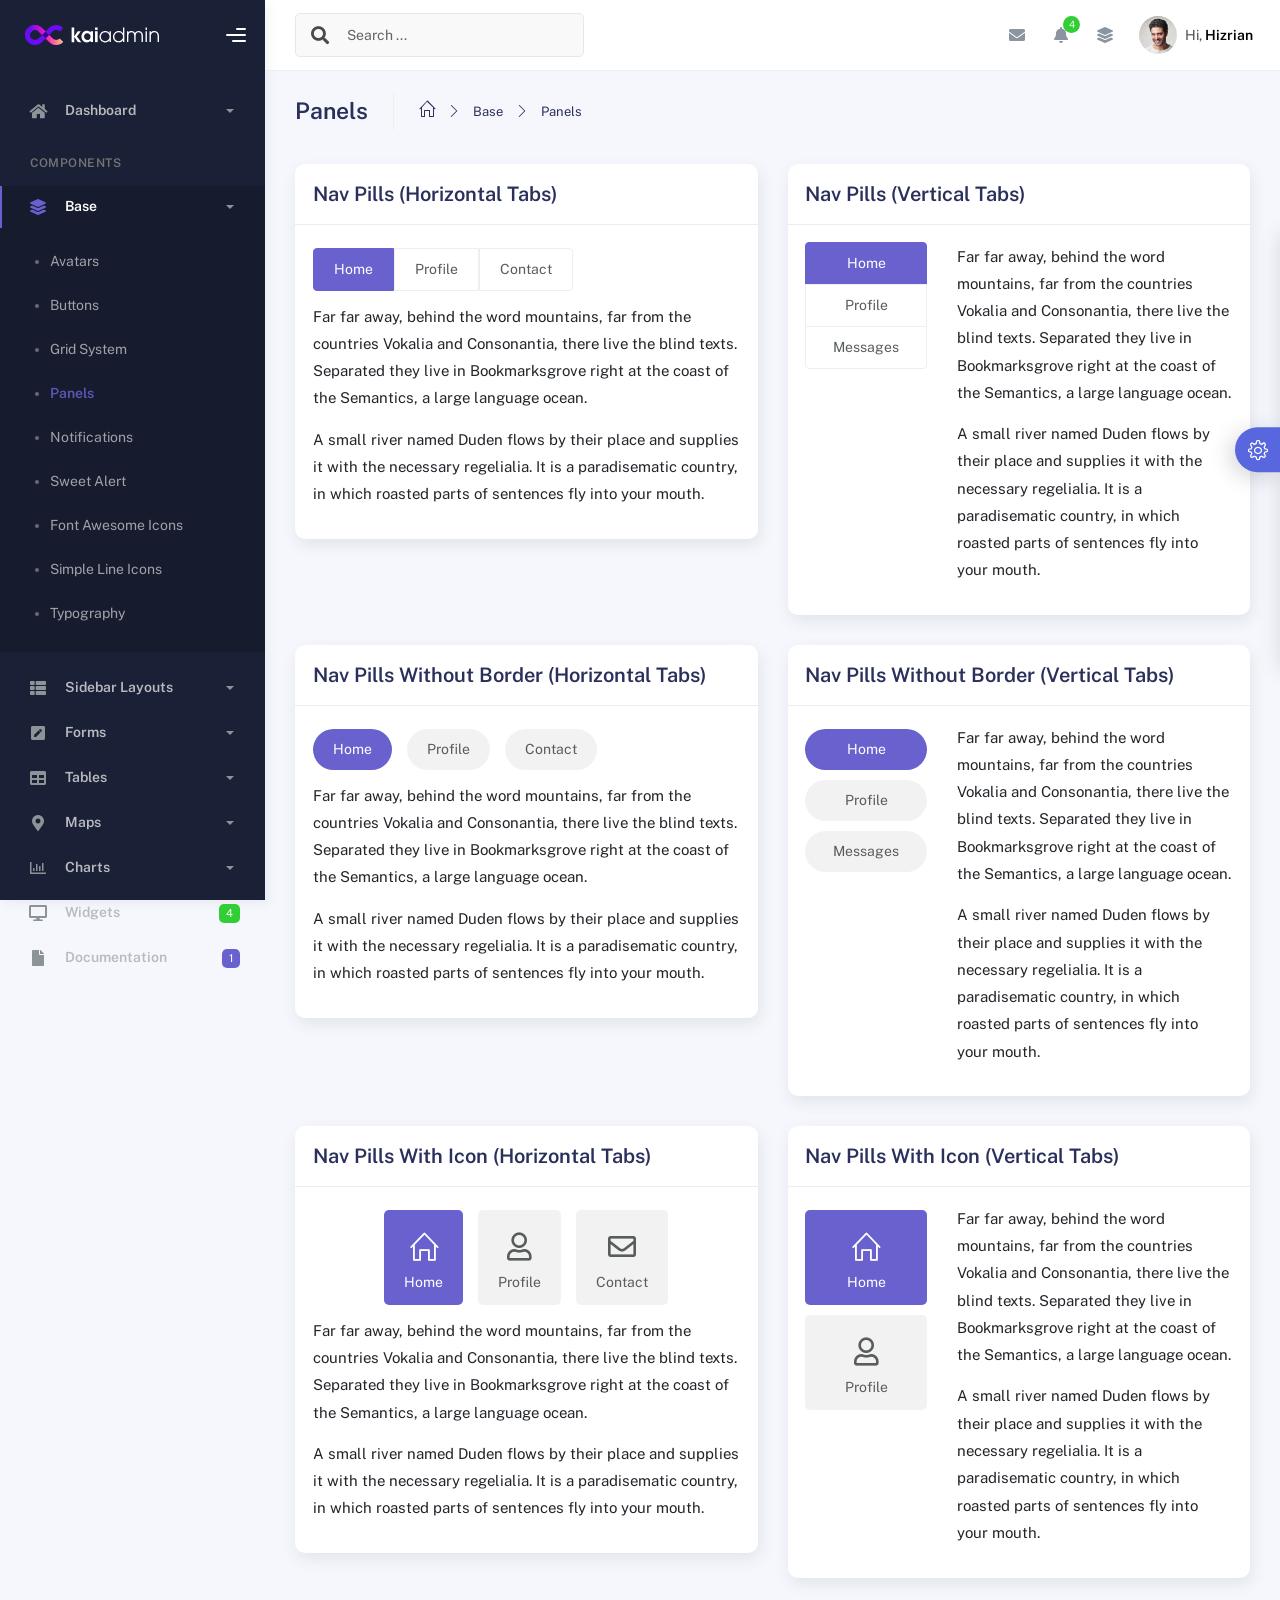
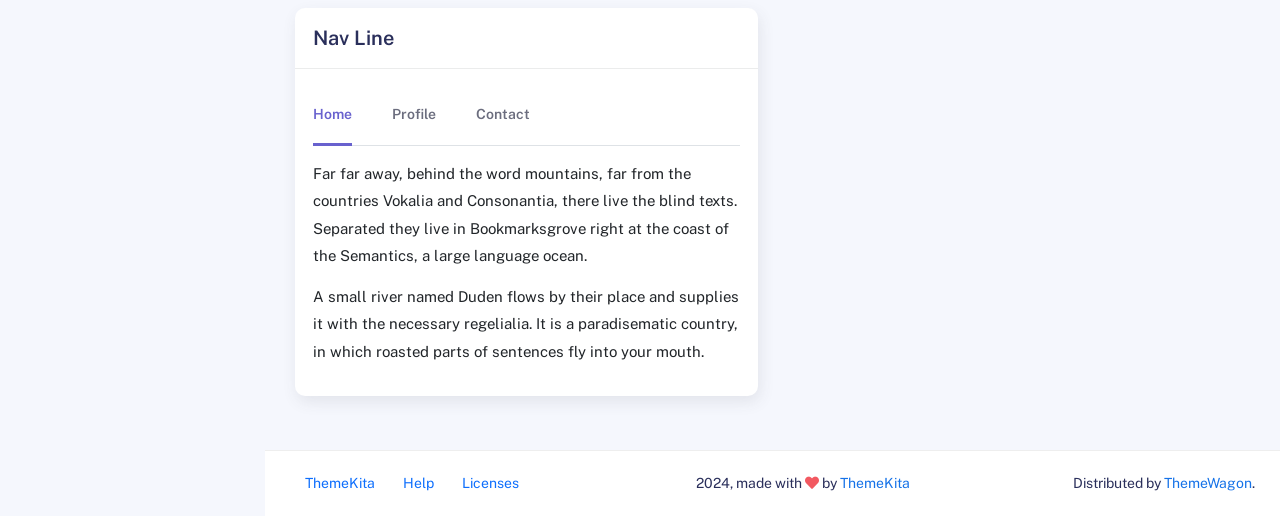
<file: public/template/components/panels.html>
<!DOCTYPE html>
<html lang="en">
<head>
	<meta http-equiv="X-UA-Compatible" content="IE=edge" />
	<title>Panels - Kaiadmin Bootstrap 5 Admin Dashboard</title>
	<meta content='width=device-width, initial-scale=1.0, shrink-to-fit=no' name='viewport' />
	<link rel="icon" href="../assets/img/kaiadmin/favicon.ico" type="image/x-icon"/>

	<!-- Fonts and icons -->
	<script src="../assets/js/plugin/webfont/webfont.min.js"></script>
	<script>
		WebFont.load({
			google: {"families":["Public Sans:300,400,500,600,700"]},
			custom: {"families":["Font Awesome 5 Solid", "Font Awesome 5 Regular", "Font Awesome 5 Brands", "simple-line-icons"], urls: ['../assets/css/fonts.min.css']},
			active: function() {
				sessionStorage.fonts = true;
			}
		});
	</script>

	<!-- CSS Files -->
	<link rel="stylesheet" href="../assets/css/bootstrap.min.css">
	<link rel="stylesheet" href="../assets/css/plugins.min.css">
	<link rel="stylesheet" href="../assets/css/kaiadmin.min.css">

	<!-- CSS Just for demo purpose, don't include it in your project -->
	<link rel="stylesheet" href="../assets/css/demo.css">
</head>
<body>
	<div class="wrapper">
		<!-- Sidebar -->
		<div class="sidebar" data-background-color="dark">
			<div class="sidebar-logo">
				<!-- Logo Header -->
				<div class="logo-header" data-background-color="dark">

					<a href="../index.html" class="logo">
						<img src="../assets/img/kaiadmin/logo_light.svg" alt="navbar brand" class="navbar-brand" height="20">
					</a>
					<div class="nav-toggle">
						<button class="btn btn-toggle toggle-sidebar">
							<i class="gg-menu-right"></i>
						</button>
						<button class="btn btn-toggle sidenav-toggler">
							<i class="gg-menu-left"></i>
						</button>
					</div>
					<button class="topbar-toggler more">
						<i class="gg-more-vertical-alt"></i>
					</button>
				</div>
				<!-- End Logo Header -->	
			</div>	
			<div class="sidebar-wrapper scrollbar scrollbar-inner">
				<div class="sidebar-content">
					<ul class="nav nav-secondary">
						<li class="nav-item">
							<a data-bs-toggle="collapse" href="#dashboard" class="collapsed" aria-expanded="false">
								<i class="fas fa-home"></i>
								<p>Dashboard</p>
								<span class="caret"></span>
							</a>
							<div class="collapse" id="dashboard">
								<ul class="nav nav-collapse">
									<li>
										<a href="../../demo1/index.html">
											<span class="sub-item">Dashboard 1</span>
										</a>
									</li>
								</ul>
							</div>
						</li>
						<li class="nav-section">
							<span class="sidebar-mini-icon">
								<i class="fa fa-ellipsis-h"></i>
							</span>
							<h4 class="text-section">Components</h4>
						</li>
						<li class="nav-item active submenu">
							<a data-bs-toggle="collapse" href="#base">
								<i class="fas fa-layer-group"></i>
								<p>Base</p>
								<span class="caret"></span>
							</a>
							<div class="collapse show" id="base">
								<ul class="nav nav-collapse">
									<li>
										<a href="../components/avatars.html">
											<span class="sub-item">Avatars</span>
										</a>
									</li>
									<li>
										<a href="../components/buttons.html">
											<span class="sub-item">Buttons</span>
										</a>
									</li>
									<li>
										<a href="../components/gridsystem.html">
											<span class="sub-item">Grid System</span>
										</a>
									</li>
									<li class="active">
										<a href="../components/panels.html">
											<span class="sub-item">Panels</span>
										</a>
									</li>
									<li>
										<a href="../components/notifications.html">
											<span class="sub-item">Notifications</span>
										</a>
									</li>
									<li>
										<a href="../components/sweetalert.html">
											<span class="sub-item">Sweet Alert</span>
										</a>
									</li>
									<li>
										<a href="../components/font-awesome-icons.html">
											<span class="sub-item">Font Awesome Icons</span>
										</a>
									</li>
									<li>
										<a href="../components/simple-line-icons.html">
											<span class="sub-item">Simple Line Icons</span>
										</a>
									</li>
									<li>
										<a href="../components/typography.html">
											<span class="sub-item">Typography</span>
										</a>
									</li>
								</ul>
							</div>
						</li>
						<li class="nav-item">
							<a data-bs-toggle="collapse" href="#sidebarLayouts">
								<i class="fas fa-th-list"></i>
								<p>Sidebar Layouts</p>
								<span class="caret"></span>
							</a>
							<div class="collapse" id="sidebarLayouts">
								<ul class="nav nav-collapse">
									<li>
										<a href="../sidebar-style-2.html">
											<span class="sub-item">Sidebar Style 2</span>
										</a>
									</li>
									<li>
										<a href="../icon-menu.html">
											<span class="sub-item">Icon Menu</span>
										</a>
									</li>
								</ul>
							</div>
						</li>
						<li class="nav-item">
							<a data-bs-toggle="collapse" href="#forms">
								<i class="fas fa-pen-square"></i>
								<p>Forms</p>
								<span class="caret"></span>
							</a>
							<div class="collapse" id="forms">
								<ul class="nav nav-collapse">
									<li>
										<a href="../forms/forms.html">
											<span class="sub-item">Basic Form</span>
										</a>
									</li>
								</ul>
							</div>
						</li>
						<li class="nav-item">
							<a data-bs-toggle="collapse" href="#tables">
								<i class="fas fa-table"></i>
								<p>Tables</p>
								<span class="caret"></span>
							</a>
							<div class="collapse" id="tables">
								<ul class="nav nav-collapse">
									<li>
										<a href="../tables/tables.html">
											<span class="sub-item">Basic Table</span>
										</a>
									</li>
									<li>
										<a href="../tables/datatables.html">
											<span class="sub-item">Datatables</span>
										</a>
									</li>
								</ul>
							</div>
						</li>
						<li class="nav-item">
							<a data-bs-toggle="collapse" href="#maps">
								<i class="fas fa-map-marker-alt"></i>
								<p>Maps</p>
								<span class="caret"></span>
							</a>
							<div class="collapse" id="maps">
								<ul class="nav nav-collapse">
									<li>
										<a href="../maps/googlemaps.html">
											<span class="sub-item">Google Maps</span>
										</a>
									</li>
									<li>
										<a href="../maps/jsvectormap.html">
											<span class="sub-item">Jsvectormap</span>
										</a>
									</li>
								</ul>
							</div>
						</li>
						<li class="nav-item">
							<a data-bs-toggle="collapse" href="#charts">
								<i class="far fa-chart-bar"></i>
								<p>Charts</p>
								<span class="caret"></span>
							</a>
							<div class="collapse" id="charts">
								<ul class="nav nav-collapse">
									<li>
										<a href="../charts/charts.html">
											<span class="sub-item">Chart Js</span>
										</a>
									</li>
									<li>
										<a href="../charts/sparkline.html">
											<span class="sub-item">Sparkline</span>
										</a>
									</li>
								</ul>
							</div>
						</li>
						<li class="nav-item">
							<a href="../widgets.html">
								<i class="fas fa-desktop"></i>
								<p>Widgets</p>
								<span class="badge badge-success">4</span>
							</a>
						</li>
						<li class="nav-item">
							<a href="../../../documentation/index.html">
							  <i class="fas fa-file"></i>
							  <p>Documentation</p>
							  <span class="badge badge-secondary">1</span>
							</a>
						</li>
						<li class="nav-item">
							<a data-bs-toggle="collapse" href="#submenu">
								<i class="fas fa-bars"></i>
								<p>Menu Levels</p>
								<span class="caret"></span>
							</a>
							<div class="collapse" id="submenu">
								<ul class="nav nav-collapse">
									<li>
										<a data-bs-toggle="collapse" href="#subnav1">
											<span class="sub-item">Level 1</span>
											<span class="caret"></span>
										</a>
										<div class="collapse" id="subnav1">
											<ul class="nav nav-collapse subnav">
												<li>
													<a href="#">
														<span class="sub-item">Level 2</span>
													</a>
												</li>
												<li>
													<a href="#">
														<span class="sub-item">Level 2</span>
													</a>
												</li>
											</ul>
										</div>
									</li>
									<li>
										<a data-bs-toggle="collapse" href="#subnav2">
											<span class="sub-item">Level 1</span>
											<span class="caret"></span>
										</a>
										<div class="collapse" id="subnav2">
											<ul class="nav nav-collapse subnav">
												<li>
													<a href="#">
														<span class="sub-item">Level 2</span>
													</a>
												</li>
											</ul>
										</div>
									</li>
									<li>
										<a href="#">
											<span class="sub-item">Level 1</span>
										</a>
									</li>
								</ul>
							</div>
						</li>
					</ul>
				</div>
			</div>
		</div>
		<!-- End Sidebar -->

		<div class="main-panel">
			<div class="main-header">
				<div class="main-header-logo">
					<!-- Logo Header -->
					<div class="logo-header" data-background-color="dark">

						<a href="../index.html" class="logo">
							<img src="../assets/img/kaiadmin/logo_light.svg" alt="navbar brand" class="navbar-brand" height="20">
						</a>
						<div class="nav-toggle">
							<button class="btn btn-toggle toggle-sidebar">
								<i class="gg-menu-right"></i>
							</button>
							<button class="btn btn-toggle sidenav-toggler">
								<i class="gg-menu-left"></i>
							</button>
						</div>
						<button class="topbar-toggler more">
							<i class="gg-more-vertical-alt"></i>
						</button>

					</div>
					<!-- End Logo Header -->
				</div>
				<!-- Navbar Header -->
				<nav class="navbar navbar-header navbar-header-transparent navbar-expand-lg border-bottom">

					<div class="container-fluid">
						<nav class="navbar navbar-header-left navbar-expand-lg navbar-form nav-search p-0 d-none d-lg-flex">
							<div class="input-group">
								<div class="input-group-prepend">
									<button type="submit" class="btn btn-search pe-1">
										<i class="fa fa-search search-icon"></i>
									</button>
								</div>
								<input type="text" placeholder="Search ..." class="form-control">
							</div>
						</nav>

						<ul class="navbar-nav topbar-nav ms-md-auto align-items-center">
							<li class="nav-item topbar-icon dropdown hidden-caret d-flex d-lg-none">
								<a class="nav-link dropdown-toggle" data-bs-toggle="dropdown" href="#" role="button" aria-expanded="false" aria-haspopup="true">
									<i class="fa fa-search"></i>
								</a>
								<ul class="dropdown-menu dropdown-search animated fadeIn">
									<form class="navbar-left navbar-form nav-search">
										<div class="input-group">
											<input type="text" placeholder="Search ..." class="form-control">
										</div>
									</form>
								</ul>
							</li>
							<li class="nav-item topbar-icon dropdown hidden-caret">
								<a class="nav-link dropdown-toggle" href="#" id="messageDropdown" role="button" data-bs-toggle="dropdown" aria-haspopup="true" aria-expanded="false">
									<i class="fa fa-envelope"></i>
								</a>
								<ul class="dropdown-menu messages-notif-box animated fadeIn" aria-labelledby="messageDropdown">
									<li>
										<div class="dropdown-title d-flex justify-content-between align-items-center">
											Messages 									
											<a href="#" class="small">Mark all as read</a>
										</div>
									</li>
									<li>
										<div class="message-notif-scroll scrollbar-outer">
											<div class="notif-center">
												<a href="#">
													<div class="notif-img"> 
														<img src="../assets/img/jm_denis.jpg" alt="Img Profile">
													</div>
													<div class="notif-content">
														<span class="subject">Jimmy Denis</span>
														<span class="block">
															How are you ?
														</span>
														<span class="time">5 minutes ago</span> 
													</div>
												</a>
												<a href="#">
													<div class="notif-img"> 
														<img src="../assets/img/chadengle.jpg" alt="Img Profile">
													</div>
													<div class="notif-content">
														<span class="subject">Chad</span>
														<span class="block">
															Ok, Thanks !
														</span>
														<span class="time">12 minutes ago</span> 
													</div>
												</a>
												<a href="#">
													<div class="notif-img"> 
														<img src="../assets/img/mlane.jpg" alt="Img Profile">
													</div>
													<div class="notif-content">
														<span class="subject">Jhon Doe</span>
														<span class="block">
															Ready for the meeting today...
														</span>
														<span class="time">12 minutes ago</span> 
													</div>
												</a>
												<a href="#">
													<div class="notif-img"> 
														<img src="../assets/img/talha.jpg" alt="Img Profile">
													</div>
													<div class="notif-content">
														<span class="subject">Talha</span>
														<span class="block">
															Hi, Apa Kabar ?
														</span>
														<span class="time">17 minutes ago</span> 
													</div>
												</a>
											</div>
										</div>
									</li>
									<li>
										<a class="see-all" href="javascript:void(0);">See all messages<i class="fa fa-angle-right"></i> </a>
									</li>
								</ul>
							</li>
							<li class="nav-item topbar-icon dropdown hidden-caret">
								<a class="nav-link dropdown-toggle" href="#" id="notifDropdown" role="button" data-bs-toggle="dropdown" aria-haspopup="true" aria-expanded="false">
									<i class="fa fa-bell"></i>
									<span class="notification">4</span>
								</a>
								<ul class="dropdown-menu notif-box animated fadeIn" aria-labelledby="notifDropdown">
									<li>
										<div class="dropdown-title">You have 4 new notification</div>
									</li>
									<li>
										<div class="notif-scroll scrollbar-outer">
											<div class="notif-center">
												<a href="#">
													<div class="notif-icon notif-primary"> <i class="fa fa-user-plus"></i> </div>
													<div class="notif-content">
														<span class="block">
															New user registered
														</span>
														<span class="time">5 minutes ago</span> 
													</div>
												</a>
												<a href="#">
													<div class="notif-icon notif-success"> <i class="fa fa-comment"></i> </div>
													<div class="notif-content">
														<span class="block">
															Rahmad commented on Admin
														</span>
														<span class="time">12 minutes ago</span> 
													</div>
												</a>
												<a href="#">
													<div class="notif-img"> 
														<img src="../assets/img/profile2.jpg" alt="Img Profile">
													</div>
													<div class="notif-content">
														<span class="block">
															Reza send messages to you
														</span>
														<span class="time">12 minutes ago</span> 
													</div>
												</a>
												<a href="#">
													<div class="notif-icon notif-danger"> <i class="fa fa-heart"></i> </div>
													<div class="notif-content">
														<span class="block">
															Farrah liked Admin
														</span>
														<span class="time">17 minutes ago</span> 
													</div>
												</a>
											</div>
										</div>
									</li>
									<li>
										<a class="see-all" href="javascript:void(0);">See all notifications<i class="fa fa-angle-right"></i> </a>
									</li>
								</ul>
							</li>
							<li class="nav-item topbar-icon dropdown hidden-caret">
								<a class="nav-link" data-bs-toggle="dropdown" href="#" aria-expanded="false">
									<i class="fas fa-layer-group"></i>
								</a>
								<div class="dropdown-menu quick-actions animated fadeIn">
									<div class="quick-actions-header">
										<span class="title mb-1">Quick Actions</span>
										<span class="subtitle op-7">Shortcuts</span>
									</div>
									<div class="quick-actions-scroll scrollbar-outer">
										<div class="quick-actions-items">
											<div class="row m-0">
												<a class="col-6 col-md-4 p-0" href="#">
													<div class="quick-actions-item">
														<div class="avatar-item bg-danger rounded-circle">
															<i class="far fa-calendar-alt"></i>
														</div>
														<span class="text">Calendar</span>
													</div>
												</a>
												<a class="col-6 col-md-4 p-0" href="#">
													<div class="quick-actions-item">
														<div class="avatar-item bg-warning rounded-circle">
															<i class="fas fa-map"></i>
														</div>
														<span class="text">Maps</span>
													</div>
												</a>
												<a class="col-6 col-md-4 p-0" href="#">
													<div class="quick-actions-item">
														<div class="avatar-item bg-info rounded-circle">
															<i class="fas fa-file-excel"></i>
														</div>
														<span class="text">Reports</span>
													</div>
												</a>
												<a class="col-6 col-md-4 p-0" href="#">
													<div class="quick-actions-item">
														<div class="avatar-item bg-success rounded-circle">
															<i class="fas fa-envelope"></i>
														</div>
														<span class="text">Emails</span>
													</div>
												</a>
												<a class="col-6 col-md-4 p-0" href="#">
													<div class="quick-actions-item">
														<div class="avatar-item bg-primary rounded-circle">
															<i class="fas fa-file-invoice-dollar"></i>
														</div>
														<span class="text">Invoice</span>
													</div>
												</a>
												<a class="col-6 col-md-4 p-0" href="#">
													<div class="quick-actions-item">
														<div class="avatar-item bg-secondary rounded-circle">
															<i class="fas fa-credit-card"></i>
														</div>
														<span class="text">Payments</span>
													</div>
												</a>
											</div>
										</div>
									</div>
								</div>
							</li>
							
							<li class="nav-item topbar-user dropdown hidden-caret">
								<a class="dropdown-toggle profile-pic" data-bs-toggle="dropdown" href="#" aria-expanded="false">
									<div class="avatar-sm">
										<img src="../assets/img/profile.jpg" alt="..." class="avatar-img rounded-circle">
									</div>
									<span class="profile-username">
										<span class="op-7">Hi,</span> <span class="fw-bold">Hizrian</span>
									</span>
								</a>
								<ul class="dropdown-menu dropdown-user animated fadeIn">
									<div class="dropdown-user-scroll scrollbar-outer">
										<li>
											<div class="user-box">
												<div class="avatar-lg"><img src="../assets/img/profile.jpg" alt="image profile" class="avatar-img rounded"></div>
												<div class="u-text">
													<h4>Hizrian</h4>
													<p class="text-muted">hello@example.com</p><a href="profile.html" class="btn btn-xs btn-secondary btn-sm">View Profile</a>
												</div>
											</div>
										</li>
										<li>
											<div class="dropdown-divider"></div>
											<a class="dropdown-item" href="#">My Profile</a>
											<a class="dropdown-item" href="#">My Balance</a>
											<a class="dropdown-item" href="#">Inbox</a>
											<div class="dropdown-divider"></div>
											<a class="dropdown-item" href="#">Account Setting</a>
											<div class="dropdown-divider"></div>
											<a class="dropdown-item" href="#">Logout</a>
										</li>
									</div>
								</ul>
							</li>
						</ul>
					</div>
				</nav>
				<!-- End Navbar -->
			</div>
			
			<div class="container">
				<div class="page-inner">
					<div class="page-header">
						<h3 class="fw-bold mb-3">Panels</h3>
						<ul class="breadcrumbs mb-3">
							<li class="nav-home">
								<a href="#">
									<i class="icon-home"></i>
								</a>
							</li>
							<li class="separator">
								<i class="icon-arrow-right"></i>
							</li>
							<li class="nav-item">
								<a href="#">Base</a>
							</li>
							<li class="separator">
								<i class="icon-arrow-right"></i>
							</li>
							<li class="nav-item">
								<a href="#">Panels</a>
							</li>
						</ul>
					</div>
					<div class="row">
						<div class="col-md-6">
							<div class="card">
								<div class="card-header">
									<h4 class="card-title">Nav Pills (Horizontal Tabs)</h4>
								</div>
								<div class="card-body">
									<ul class="nav nav-pills nav-secondary" id="pills-tab" role="tablist">
										<li class="nav-item">
											<a class="nav-link active" id="pills-home-tab" data-bs-toggle="pill" href="#pills-home" role="tab" aria-controls="pills-home" aria-selected="true">Home</a>
										</li>
										<li class="nav-item">
											<a class="nav-link" id="pills-profile-tab" data-bs-toggle="pill" href="#pills-profile" role="tab" aria-controls="pills-profile" aria-selected="false">Profile</a>
										</li>
										<li class="nav-item">
											<a class="nav-link" id="pills-contact-tab" data-bs-toggle="pill" href="#pills-contact" role="tab" aria-controls="pills-contact" aria-selected="false">Contact</a>
										</li>
									</ul>
									<div class="tab-content mt-2 mb-3" id="pills-tabContent">
										<div class="tab-pane fade show active" id="pills-home" role="tabpanel" aria-labelledby="pills-home-tab">
											<p>Far far away, behind the word mountains, far from the countries Vokalia and Consonantia, there live the blind texts. Separated they live in Bookmarksgrove right at the coast of the Semantics, a large language ocean.</p>

											<p>A small river named Duden flows by their place and supplies it with the necessary regelialia. It is a paradisematic country, in which roasted parts of sentences fly into your mouth.</p>
										</div>
										<div class="tab-pane fade" id="pills-profile" role="tabpanel" aria-labelledby="pills-profile-tab">
											<p>Even the all-powerful Pointing has no control about the blind texts it is an almost unorthographic life One day however a small line of blind text by the name of Lorem Ipsum decided to leave for the far World of Grammar.</p>
											<p>The Big Oxmox advised her not to do so, because there were thousands of bad Commas, wild Question Marks and devious Semikoli, but the Little Blind Text didn’t listen. She packed her seven versalia, put her initial into the belt and made herself on the way.
											</p>
										</div>
										<div class="tab-pane fade" id="pills-contact" role="tabpanel" aria-labelledby="pills-contact-tab">
											<p>Pityful a rethoric question ran over her cheek, then she continued her way. On her way she met a copy. The copy warned the Little Blind Text, that where it came from it would have been rewritten a thousand times and everything that was left from its origin would be the word "and" and the Little Blind Text should turn around and return to its own, safe country.</p>

											<p> But nothing the copy said could convince her and so it didn’t take long until a few insidious Copy Writers ambushed her, made her drunk with Longe and Parole and dragged her into their agency, where they abused her for their</p>
										</div>
									</div>
								</div>
							</div>
						</div>
						<div class="col-md-6">
							<div class="card">
								<div class="card-header">
									<h4 class="card-title">Nav Pills (Vertical Tabs)</h4>
								</div>
								<div class="card-body">
									<div class="row">
										<div class="col-5 col-md-4">
											<div class="nav flex-column nav-pills nav-secondary" id="v-pills-tab" role="tablist" aria-orientation="vertical">
												<a class="nav-link active" id="v-pills-home-tab" data-bs-toggle="pill" href="#v-pills-home" role="tab" aria-controls="v-pills-home" aria-selected="true">Home</a>
												<a class="nav-link" id="v-pills-profile-tab" data-bs-toggle="pill" href="#v-pills-profile" role="tab" aria-controls="v-pills-profile" aria-selected="false">Profile</a>
												<a class="nav-link" id="v-pills-messages-tab" data-bs-toggle="pill" href="#v-pills-messages" role="tab" aria-controls="v-pills-messages" aria-selected="false">Messages</a>
											</div>
										</div>
										<div class="col-7 col-md-8">
											<div class="tab-content" id="v-pills-tabContent">
												<div class="tab-pane fade show active" id="v-pills-home" role="tabpanel" aria-labelledby="v-pills-home-tab">
													<p>Far far away, behind the word mountains, far from the countries Vokalia and Consonantia, there live the blind texts. Separated they live in Bookmarksgrove right at the coast of the Semantics, a large language ocean.</p>

													<p>A small river named Duden flows by their place and supplies it with the necessary regelialia. It is a paradisematic country, in which roasted parts of sentences fly into your mouth.</p>
												</div>
												<div class="tab-pane fade" id="v-pills-profile" role="tabpanel" aria-labelledby="v-pills-profile-tab">
													<p>Even the all-powerful Pointing has no control about the blind texts it is an almost unorthographic life One day however a small line of blind text by the name of Lorem Ipsum decided to leave for the far World of Grammar.</p>
													<p>The Big Oxmox advised her not to do so, because there were thousands of bad Commas, wild Question Marks and devious Semikoli, but the Little Blind Text didn’t listen. She packed her seven versalia, put her initial into the belt and made herself on the way.
													</p>
												</div>
												<div class="tab-pane fade" id="v-pills-messages" role="tabpanel" aria-labelledby="v-pills-messages-tab">
													<p>Pityful a rethoric question ran over her cheek, then she continued her way. On her way she met a copy. The copy warned the Little Blind Text, that where it came from it would have been rewritten a thousand times and everything that was left from its origin would be the word "and" and the Little Blind Text should turn around and return to its own, safe country.</p>

													<p> But nothing the copy said could convince her and so it didn’t take long until a few insidious Copy Writers ambushed her, made her drunk with Longe and Parole and dragged her into their agency, where they abused her for their</p>
												</div>
											</div>
										</div>
									</div>
								</div>
							</div>
						</div>
						<div class="col-md-6">
							<div class="card">
								<div class="card-header">
									<h4 class="card-title">Nav Pills Without Border (Horizontal Tabs)</h4>
								</div>
								<div class="card-body">
									<ul class="nav nav-pills nav-secondary nav-pills-no-bd" id="pills-tab-without-border" role="tablist">
										<li class="nav-item">
											<a class="nav-link active" id="pills-home-tab-nobd" data-bs-toggle="pill" href="#pills-home-nobd" role="tab" aria-controls="pills-home-nobd" aria-selected="true">Home</a>
										</li>
										<li class="nav-item">
											<a class="nav-link" id="pills-profile-tab-nobd" data-bs-toggle="pill" href="#pills-profile-nobd" role="tab" aria-controls="pills-profile-nobd" aria-selected="false">Profile</a>
										</li>
										<li class="nav-item">
											<a class="nav-link" id="pills-contact-tab-nobd" data-bs-toggle="pill" href="#pills-contact-nobd" role="tab" aria-controls="pills-contact-nobd" aria-selected="false">Contact</a>
										</li>
									</ul>
									<div class="tab-content mt-2 mb-3" id="pills-without-border-tabContent">
										<div class="tab-pane fade show active" id="pills-home-nobd" role="tabpanel" aria-labelledby="pills-home-tab-nobd">
											<p>Far far away, behind the word mountains, far from the countries Vokalia and Consonantia, there live the blind texts. Separated they live in Bookmarksgrove right at the coast of the Semantics, a large language ocean.</p>

											<p>A small river named Duden flows by their place and supplies it with the necessary regelialia. It is a paradisematic country, in which roasted parts of sentences fly into your mouth.</p>
										</div>
										<div class="tab-pane fade" id="pills-profile-nobd" role="tabpanel" aria-labelledby="pills-profile-tab-nobd">
											<p>Even the all-powerful Pointing has no control about the blind texts it is an almost unorthographic life One day however a small line of blind text by the name of Lorem Ipsum decided to leave for the far World of Grammar.</p>
											<p>The Big Oxmox advised her not to do so, because there were thousands of bad Commas, wild Question Marks and devious Semikoli, but the Little Blind Text didn’t listen. She packed her seven versalia, put her initial into the belt and made herself on the way.
											</p>
										</div>
										<div class="tab-pane fade" id="pills-contact-nobd" role="tabpanel" aria-labelledby="pills-contact-tab-nobd">
											<p>Pityful a rethoric question ran over her cheek, then she continued her way. On her way she met a copy. The copy warned the Little Blind Text, that where it came from it would have been rewritten a thousand times and everything that was left from its origin would be the word "and" and the Little Blind Text should turn around and return to its own, safe country.</p>

											<p> But nothing the copy said could convince her and so it didn’t take long until a few insidious Copy Writers ambushed her, made her drunk with Longe and Parole and dragged her into their agency, where they abused her for their</p>
										</div>
									</div>
								</div>
							</div>
						</div>
						<div class="col-md-6">
							<div class="card">
								<div class="card-header">
									<h4 class="card-title">Nav Pills Without Border (Vertical Tabs)</h4>
								</div>
								<div class="card-body">
									<div class="row">
										<div class="col-5 col-md-4">
											<div class="nav flex-column nav-pills nav-secondary nav-pills-no-bd" id="v-pills-tab-without-border" role="tablist" aria-orientation="vertical">
												<a class="nav-link active" id="v-pills-home-tab-nobd" data-bs-toggle="pill" href="#v-pills-home-nobd" role="tab" aria-controls="v-pills-home-nobd" aria-selected="true">Home</a>
												<a class="nav-link" id="v-pills-profile-tab-nobd" data-bs-toggle="pill" href="#v-pills-profile-nobd" role="tab" aria-controls="v-pills-profile-nobd" aria-selected="false">Profile</a>
												<a class="nav-link" id="v-pills-messages-tab-nobd" data-bs-toggle="pill" href="#v-pills-messages-nobd" role="tab" aria-controls="v-pills-messages-nobd" aria-selected="false">Messages</a>
											</div>
										</div>
										<div class="col-7 col-md-8">
											<div class="tab-content" id="v-pills-without-border-tabContent">
												<div class="tab-pane fade show active" id="v-pills-home-nobd" role="tabpanel" aria-labelledby="v-pills-home-tab-nobd">
													<p>Far far away, behind the word mountains, far from the countries Vokalia and Consonantia, there live the blind texts. Separated they live in Bookmarksgrove right at the coast of the Semantics, a large language ocean.</p>

													<p>A small river named Duden flows by their place and supplies it with the necessary regelialia. It is a paradisematic country, in which roasted parts of sentences fly into your mouth.</p>
												</div>
												<div class="tab-pane fade" id="v-pills-profile-nobd" role="tabpanel" aria-labelledby="v-pills-profile-tab-nobd">
													<p>Even the all-powerful Pointing has no control about the blind texts it is an almost unorthographic life One day however a small line of blind text by the name of Lorem Ipsum decided to leave for the far World of Grammar.</p>
													<p>The Big Oxmox advised her not to do so, because there were thousands of bad Commas, wild Question Marks and devious Semikoli, but the Little Blind Text didn’t listen. She packed her seven versalia, put her initial into the belt and made herself on the way.
													</p>
												</div>
												<div class="tab-pane fade" id="v-pills-messages-nobd" role="tabpanel" aria-labelledby="v-pills-messages-tab-nobd">
													<p>Pityful a rethoric question ran over her cheek, then she continued her way. On her way she met a copy. The copy warned the Little Blind Text, that where it came from it would have been rewritten a thousand times and everything that was left from its origin would be the word "and" and the Little Blind Text should turn around and return to its own, safe country.</p>

													<p> But nothing the copy said could convince her and so it didn’t take long until a few insidious Copy Writers ambushed her, made her drunk with Longe and Parole and dragged her into their agency, where they abused her for their</p>
												</div>
											</div>
										</div>
									</div>
								</div>
							</div>
						</div>
						<div class="col-md-6">
							<div class="card">
								<div class="card-header">
									<h4 class="card-title">Nav Pills With Icon (Horizontal Tabs)</h4>
								</div>
								<div class="card-body">
									<ul class="nav nav-pills nav-secondary  nav-pills-no-bd nav-pills-icons justify-content-center" id="pills-tab-with-icon" role="tablist">
										<li class="nav-item">
											<a class="nav-link active" id="pills-home-tab-icon" data-bs-toggle="pill" href="#pills-home-icon" role="tab" aria-controls="pills-home-icon" aria-selected="true">
												<i class="icon-home"></i>
												Home
											</a>
										</li>
										<li class="nav-item">
											<a class="nav-link" id="pills-profile-tab-icon" data-bs-toggle="pill" href="#pills-profile-icon" role="tab" aria-controls="pills-profile-icon" aria-selected="false">
												<i class="far fa-user"></i>
												Profile
											</a>
										</li>
										<li class="nav-item">
											<a class="nav-link" id="pills-contact-tab-icon" data-bs-toggle="pill" href="#pills-contact-icon" role="tab" aria-controls="pills-contact-icon" aria-selected="false">
												<i class="far fa-envelope"></i>
												Contact
											</a>
										</li>
									</ul>
									<div class="tab-content mt-2 mb-3" id="pills-with-icon-tabContent">
										<div class="tab-pane fade show active" id="pills-home-icon" role="tabpanel" aria-labelledby="pills-home-tab-icon">
											<p>Far far away, behind the word mountains, far from the countries Vokalia and Consonantia, there live the blind texts. Separated they live in Bookmarksgrove right at the coast of the Semantics, a large language ocean.</p>

											<p>A small river named Duden flows by their place and supplies it with the necessary regelialia. It is a paradisematic country, in which roasted parts of sentences fly into your mouth.</p>
										</div>
										<div class="tab-pane fade" id="pills-profile-icon" role="tabpanel" aria-labelledby="pills-profile-tab-icon">
											<p>Even the all-powerful Pointing has no control about the blind texts it is an almost unorthographic life One day however a small line of blind text by the name of Lorem Ipsum decided to leave for the far World of Grammar.</p>
											<p>The Big Oxmox advised her not to do so, because there were thousands of bad Commas, wild Question Marks and devious Semikoli, but the Little Blind Text didn’t listen. She packed her seven versalia, put her initial into the belt and made herself on the way.
											</p>
										</div>
										<div class="tab-pane fade" id="pills-contact-icon" role="tabpanel" aria-labelledby="pills-contact-tab-icon">
											<p>Pityful a rethoric question ran over her cheek, then she continued her way. On her way she met a copy. The copy warned the Little Blind Text, that where it came from it would have been rewritten a thousand times and everything that was left from its origin would be the word "and" and the Little Blind Text should turn around and return to its own, safe country.</p>

											<p> But nothing the copy said could convince her and so it didn’t take long until a few insidious Copy Writers ambushed her, made her drunk with Longe and Parole and dragged her into their agency, where they abused her for their</p>
										</div>
									</div>
								</div>
							</div>
						</div>
						<div class="col-md-6">
							<div class="card">
								<div class="card-header">
									<h4 class="card-title">Nav Pills With Icon (Vertical Tabs)</h4>
								</div>
								<div class="card-body">
									<div class="row">
										<div class="col-5 col-md-4">
											<div class="nav flex-column nav-pills nav-secondary nav-pills-no-bd nav-pills-icons" id="v-pills-tab-with-icon" role="tablist" aria-orientation="vertical">
												<a class="nav-link active" id="v-pills-home-tab-icons" data-bs-toggle="pill" href="#v-pills-home-icons" role="tab" aria-controls="v-pills-home-icons" aria-selected="true">
													<i class="icon-home"></i>
													Home
												</a>
												<a class="nav-link" id="v-pills-profile-tab-icons" data-bs-toggle="pill" href="#v-pills-profile-icons" role="tab" aria-controls="v-pills-profile-icons" aria-selected="false">
													<i class="far fa-user"></i>
													Profile
												</a>
											</div>
										</div>
										<div class="col-7 col-md-8">
											<div class="tab-content" id="v-pills-with-icon-tabContent">
												<div class="tab-pane fade show active" id="v-pills-home-icons" role="tabpanel" aria-labelledby="v-pills-home-tab-icons">
													<p>Far far away, behind the word mountains, far from the countries Vokalia and Consonantia, there live the blind texts. Separated they live in Bookmarksgrove right at the coast of the Semantics, a large language ocean.</p>

													<p>A small river named Duden flows by their place and supplies it with the necessary regelialia. It is a paradisematic country, in which roasted parts of sentences fly into your mouth.</p>
												</div>
												<div class="tab-pane fade" id="v-pills-profile-icons" role="tabpanel" aria-labelledby="v-pills-profile-tab-icons">
													<p>Even the all-powerful Pointing has no control about the blind texts it is an almost unorthographic life One day however a small line of blind text by the name of Lorem Ipsum decided to leave for the far World of Grammar.</p>
													<p>The Big Oxmox advised her not to do so, because there were thousands of bad Commas, wild Question Marks and devious Semikoli, but the Little Blind Text didn’t listen. She packed her seven versalia, put her initial into the belt and made herself on the way.
													</p>
												</div>
											</div>
										</div>
									</div>
								</div>
							</div>
						</div>
						<div class="col-md-6">
							<div class="card">
								<div class="card-header">
									<h4 class="card-title">Nav Line</h4>
								</div>
								<div class="card-body">
									<ul class="nav nav-tabs nav-line nav-color-secondary" id="line-tab" role="tablist">
										<li class="nav-item">
											<a class="nav-link active" id="line-home-tab" data-bs-toggle="pill" href="#line-home" role="tab" aria-controls="pills-home" aria-selected="true">Home</a>
										</li>
										<li class="nav-item">
											<a class="nav-link" id="line-profile-tab" data-bs-toggle="pill" href="#line-profile" role="tab" aria-controls="pills-profile" aria-selected="false">Profile</a>
										</li>
										<li class="nav-item">
											<a class="nav-link" id="line-contact-tab" data-bs-toggle="pill" href="#line-contact" role="tab" aria-controls="pills-contact" aria-selected="false">Contact</a>
										</li>
									</ul>
									<div class="tab-content mt-3 mb-3" id="line-tabContent">
										<div class="tab-pane fade show active" id="line-home" role="tabpanel" aria-labelledby="line-home-tab">
											<p>Far far away, behind the word mountains, far from the countries Vokalia and Consonantia, there live the blind texts. Separated they live in Bookmarksgrove right at the coast of the Semantics, a large language ocean.</p>

											<p>A small river named Duden flows by their place and supplies it with the necessary regelialia. It is a paradisematic country, in which roasted parts of sentences fly into your mouth.</p>
										</div>
										<div class="tab-pane fade" id="line-profile" role="tabpanel" aria-labelledby="line-profile-tab">
											<p>Even the all-powerful Pointing has no control about the blind texts it is an almost unorthographic life One day however a small line of blind text by the name of Lorem Ipsum decided to leave for the far World of Grammar.</p>
											<p>The Big Oxmox advised her not to do so, because there were thousands of bad Commas, wild Question Marks and devious Semikoli, but the Little Blind Text didnâ€™t listen. She packed her seven versalia, put her initial into the belt and made herself on the way.
											</p>
										</div>
										<div class="tab-pane fade" id="line-contact" role="tabpanel" aria-labelledby="line-contact-tab">
											<p>Pityful a rethoric question ran over her cheek, then she continued her way. On her way she met a copy. The copy warned the Little Blind Text, that where it came from it would have been rewritten a thousand times and everything that was left from its origin would be the word "and" and the Little Blind Text should turn around and return to its own, safe country.</p>

											<p> But nothing the copy said could convince her and so it didnâ€™t take long until a few insidious Copy Writers ambushed her, made her drunk with Longe and Parole and dragged her into their agency, where they abused her for their</p>
										</div>
									</div>
								</div>
							</div>
						</div>
					</div>
				</div>
			</div>			
			<footer class="footer">
				<div class="container-fluid d-flex justify-content-between">
					<nav class="pull-left">
						<ul class="nav">
							<li class="nav-item">
								<a class="nav-link" href="http://www.themekita.com">
									ThemeKita
								</a>
							</li>
							<li class="nav-item">
								<a class="nav-link" href="#"> Help </a>
							</li>
							<li class="nav-item">
								<a class="nav-link" href="#"> Licenses </a>
							</li>
						</ul>
					</nav>
					<div class="copyright">
						2024, made with <i class="fa fa-heart heart text-danger"></i> by
						<a href="http://www.themekita.com">ThemeKita</a>
					</div>
					<div>
						Distributed by
						<a target="_blank" href="https://themewagon.com/">ThemeWagon</a>.
					</div>
				</div>
			</footer>
		</div>
		
		<!-- Custom template | don't include it in your project! -->
		<div class="custom-template">
			<div class="title">Settings</div>
			<div class="custom-content">
				<div class="switcher">
					<div class="switch-block">
						<h4>Logo Header</h4>
						<div class="btnSwitch">
							<button type="button" class=" selected changeLogoHeaderColor" data-color="dark"></button>
							<button type="button" class="selected changeLogoHeaderColor" data-color="blue"></button>
							<button type="button" class="changeLogoHeaderColor" data-color="purple"></button>
							<button type="button" class="changeLogoHeaderColor" data-color="light-blue"></button>
							<button type="button" class="changeLogoHeaderColor" data-color="green"></button>
							<button type="button" class="changeLogoHeaderColor" data-color="orange"></button>
							<button type="button" class="changeLogoHeaderColor" data-color="red"></button>
							<button type="button" class="changeLogoHeaderColor" data-color="white"></button>
							<br/>
							<button type="button" class="changeLogoHeaderColor" data-color="dark2"></button>
							<button type="button" class="changeLogoHeaderColor" data-color="blue2"></button>
							<button type="button" class="changeLogoHeaderColor" data-color="purple2"></button>
							<button type="button" class="changeLogoHeaderColor" data-color="light-blue2"></button>
							<button type="button" class="changeLogoHeaderColor" data-color="green2"></button>
							<button type="button" class="changeLogoHeaderColor" data-color="orange2"></button>
							<button type="button" class="changeLogoHeaderColor" data-color="red2"></button>
						</div>
					</div>
					<div class="switch-block">
						<h4>Navbar Header</h4>
						<div class="btnSwitch">
							<button type="button" class="changeTopBarColor" data-color="dark"></button>
							<button type="button" class="changeTopBarColor" data-color="blue"></button>
							<button type="button" class="changeTopBarColor" data-color="purple"></button>
							<button type="button" class="changeTopBarColor" data-color="light-blue"></button>
							<button type="button" class="changeTopBarColor" data-color="green"></button>
							<button type="button" class="changeTopBarColor" data-color="orange"></button>
							<button type="button" class="changeTopBarColor" data-color="red"></button>
							<button type="button" class="changeTopBarColor" data-color="white"></button>
							<br/>
							<button type="button" class="changeTopBarColor" data-color="dark2"></button>
							<button type="button" class="selected changeTopBarColor" data-color="blue2"></button>
							<button type="button" class="changeTopBarColor" data-color="purple2"></button>
							<button type="button" class="changeTopBarColor" data-color="light-blue2"></button>
							<button type="button" class="changeTopBarColor" data-color="green2"></button>
							<button type="button" class="changeTopBarColor" data-color="orange2"></button>
							<button type="button" class="changeTopBarColor" data-color="red2"></button>
						</div>
					</div>
					<div class="switch-block">
						<h4>Sidebar</h4>
						<div class="btnSwitch">
							<button type="button" class="selected changeSideBarColor" data-color="white"></button>
							<button type="button" class="changeSideBarColor" data-color="dark"></button>
							<button type="button" class="changeSideBarColor" data-color="dark2"></button>
						</div>
					</div>
				</div>
			</div>
			<div class="custom-toggle">
				<i class="icon-settings"></i>
			</div>
		</div>
		<!-- End Custom template -->
	</div>
	<!--   Core JS Files   -->
	<script src="../assets/js/core/jquery-3.7.1.min.js"></script>
	<script src="../assets/js/core/popper.min.js"></script>
	<script src="../assets/js/core/bootstrap.min.js"></script>
	
	<!-- jQuery Scrollbar -->
	<script src="../assets/js/plugin/jquery-scrollbar/jquery.scrollbar.min.js"></script>
	<!-- Moment JS -->
	<script src="../assets/js/plugin/moment/moment.min.js"></script>

	<!-- Chart JS -->
	<script src="../assets/js/plugin/chart.js/chart.min.js"></script>

	<!-- jQuery Sparkline -->
	<script src="../assets/js/plugin/jquery.sparkline/jquery.sparkline.min.js"></script>

	<!-- Chart Circle -->
	<script src="../assets/js/plugin/chart-circle/circles.min.js"></script>

	<!-- Datatables -->
	<script src="../assets/js/plugin/datatables/datatables.min.js"></script>

	<!-- Bootstrap Notify -->
	<script src="../assets/js/plugin/bootstrap-notify/bootstrap-notify.min.js"></script>

	<!-- jQuery Vector Maps -->
	<script src="../assets/js/plugin/jsvectormap/jsvectormap.min.js"></script>
	<script src="../assets/js/plugin/jsvectormap/world.js"></script>

	<!-- Sweet Alert -->
	<script src="../assets/js/plugin/sweetalert/sweetalert.min.js"></script>

	<!-- Kaiadmin JS -->
	<script src="../assets/js/kaiadmin.min.js"></script>

	<!-- Kaiadmin DEMO methods, don't include it in your project! -->
	<script src="../assets/js/setting-demo2.js"></script>
</body>
</html>
</file>
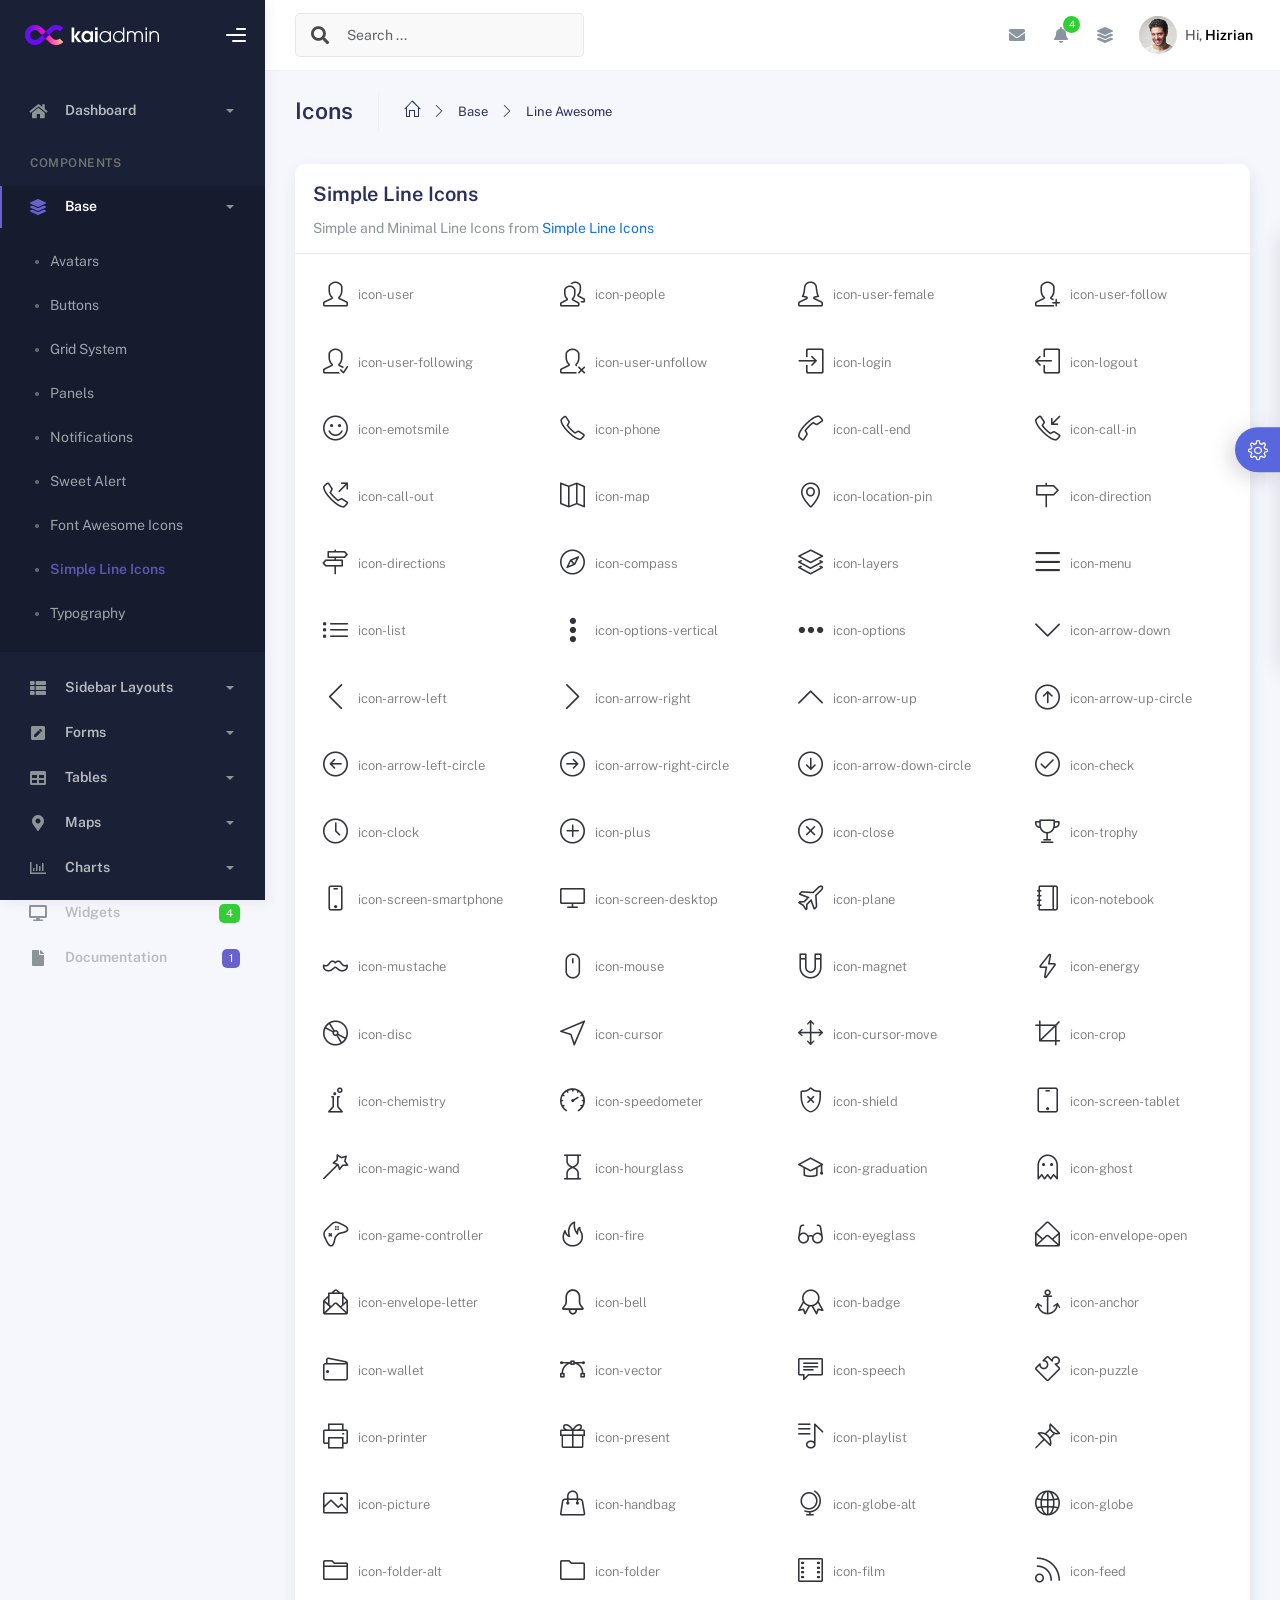
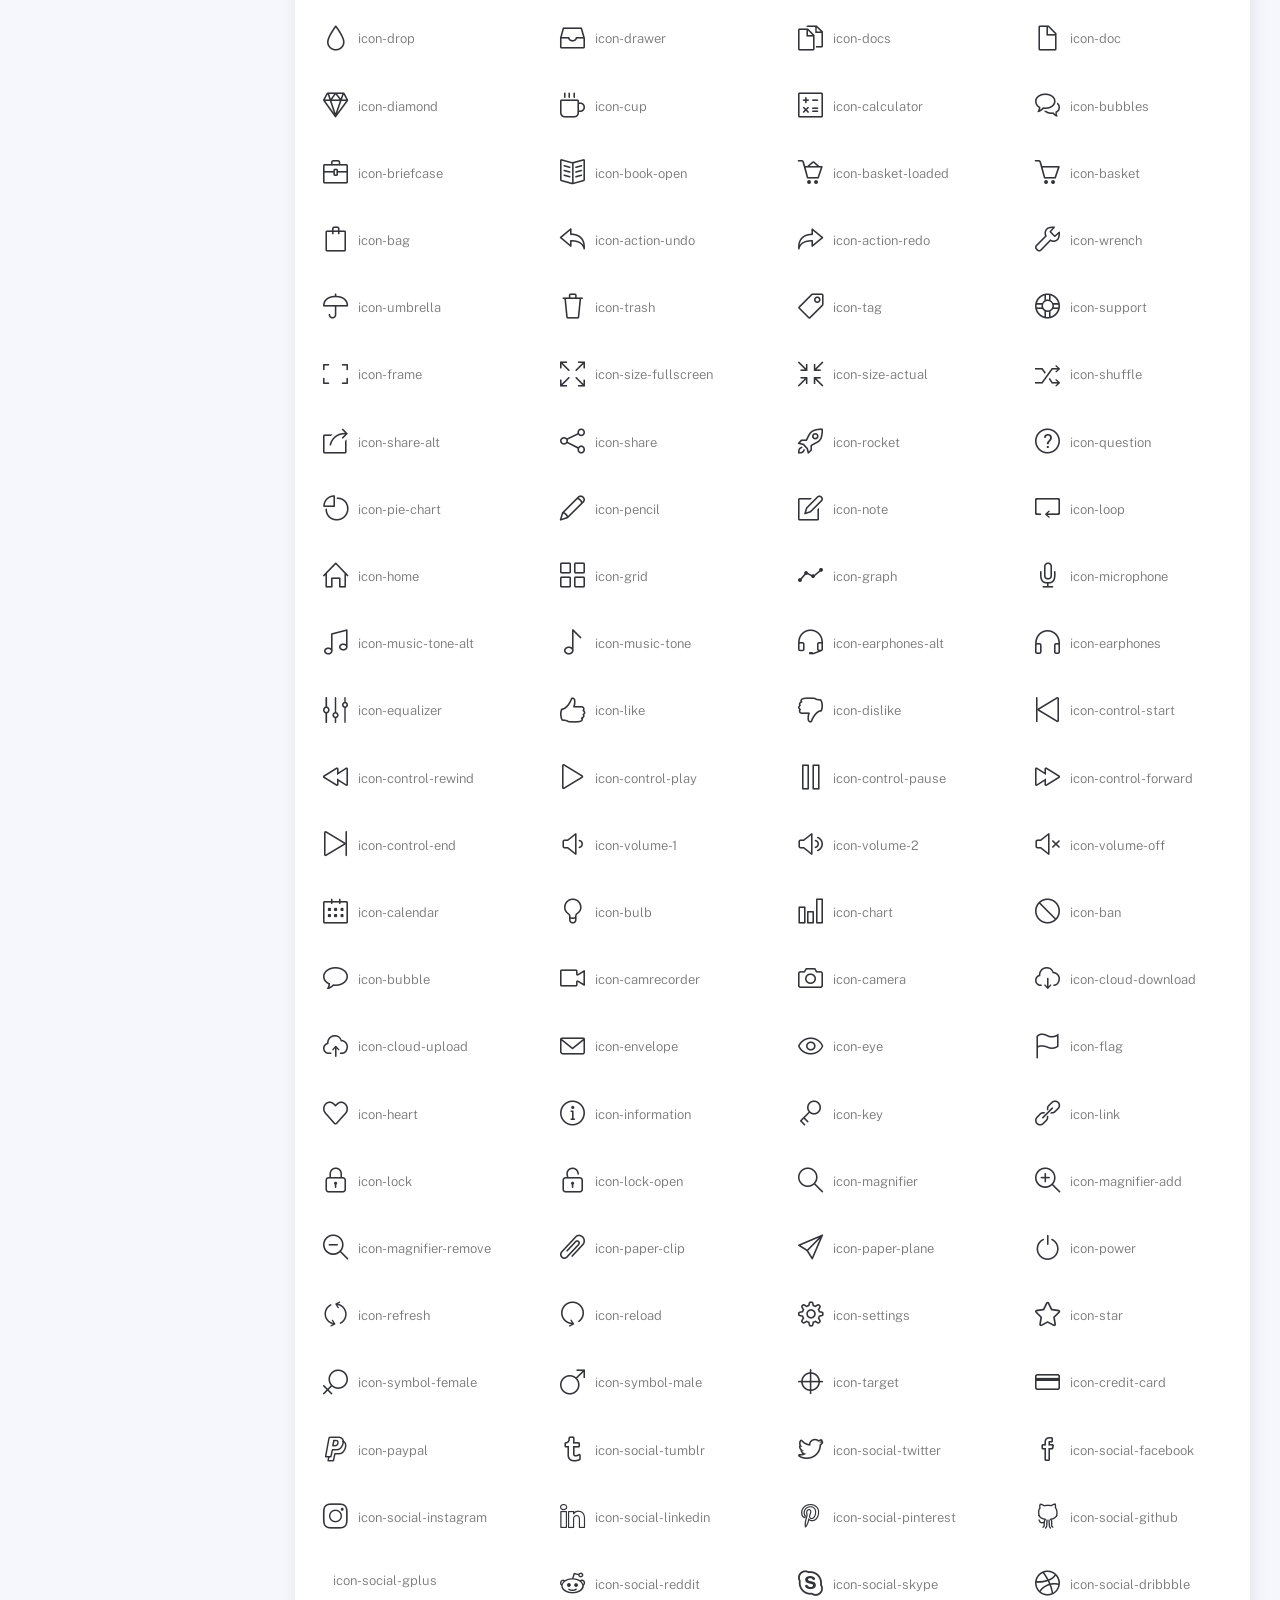
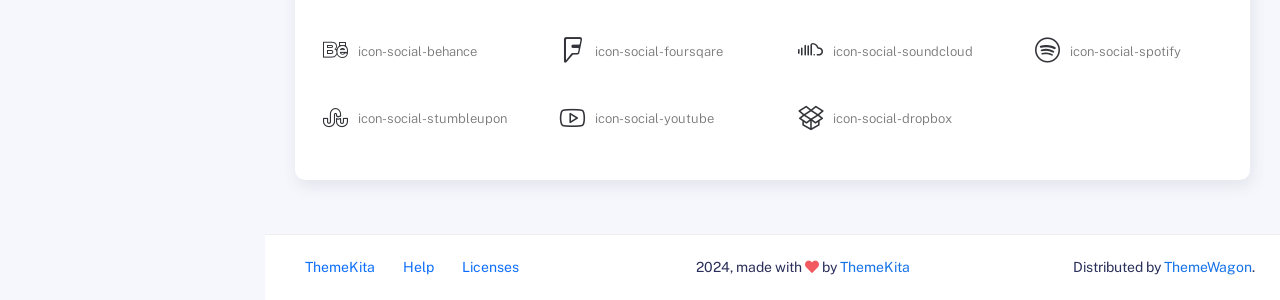
<file: public/template/components/simple-line-icons.html>
<!DOCTYPE html>
<html lang="en">
  <head>
    <meta http-equiv="X-UA-Compatible" content="IE=edge" />
    <title>Simple Line Icons - Kaiadmin Bootstrap 5 Admin Dashboard</title>
    <meta
      content="width=device-width, initial-scale=1.0, shrink-to-fit=no"
      name="viewport"
    />
    <link
      rel="icon"
      href="../assets/img/kaiadmin/favicon.ico"
      type="image/x-icon"
    />

    <!-- Fonts and icons -->
    <script src="../assets/js/plugin/webfont/webfont.min.js"></script>
    <script>
      WebFont.load({
        google: { families: ["Public Sans:300,400,500,600,700"] },
        custom: {
          families: [
            "Font Awesome 5 Solid",
            "Font Awesome 5 Regular",
            "Font Awesome 5 Brands",
            "simple-line-icons",
          ],
          urls: ["../assets/css/fonts.min.css"],
        },
        active: function () {
          sessionStorage.fonts = true;
        },
      });
    </script>

    <!-- CSS Files -->
    <link rel="stylesheet" href="../assets/css/bootstrap.min.css" />
    <link rel="stylesheet" href="../assets/css/plugins.min.css" />
    <link rel="stylesheet" href="../assets/css/kaiadmin.min.css" />

    <!-- CSS Just for demo purpose, don't include it in your project -->
    <link rel="stylesheet" href="../assets/css/demo.css" />
  </head>
  <body>
    <div class="wrapper">
      <!-- Sidebar -->
      <div class="sidebar" data-background-color="dark">
        <div class="sidebar-logo">
          <!-- Logo Header -->
          <div class="logo-header" data-background-color="dark">
            <a href="../index.html" class="logo">
              <img
                src="../assets/img/kaiadmin/logo_light.svg"
                alt="navbar brand"
                class="navbar-brand"
                height="20"
              />
            </a>
            <div class="nav-toggle">
              <button class="btn btn-toggle toggle-sidebar">
                <i class="gg-menu-right"></i>
              </button>
              <button class="btn btn-toggle sidenav-toggler">
                <i class="gg-menu-left"></i>
              </button>
            </div>
            <button class="topbar-toggler more">
              <i class="gg-more-vertical-alt"></i>
            </button>
          </div>
          <!-- End Logo Header -->
        </div>
        <div class="sidebar-wrapper scrollbar scrollbar-inner">
          <div class="sidebar-content">
            <ul class="nav nav-secondary">
              <li class="nav-item">
                <a
                  data-bs-toggle="collapse"
                  href="#dashboard"
                  class="collapsed"
                  aria-expanded="false"
                >
                  <i class="fas fa-home"></i>
                  <p>Dashboard</p>
                  <span class="caret"></span>
                </a>
                <div class="collapse" id="dashboard">
                  <ul class="nav nav-collapse">
                    <li>
                      <a href="../../demo1/index.html">
                        <span class="sub-item">Dashboard 1</span>
                      </a>
                    </li>
                  </ul>
                </div>
              </li>
              <li class="nav-section">
                <span class="sidebar-mini-icon">
                  <i class="fa fa-ellipsis-h"></i>
                </span>
                <h4 class="text-section">Components</h4>
              </li>
              <li class="nav-item active submenu">
                <a data-bs-toggle="collapse" href="#base">
                  <i class="fas fa-layer-group"></i>
                  <p>Base</p>
                  <span class="caret"></span>
                </a>
                <div class="collapse show" id="base">
                  <ul class="nav nav-collapse">
                    <li>
                      <a href="../components/avatars.html">
                        <span class="sub-item">Avatars</span>
                      </a>
                    </li>
                    <li>
                      <a href="../components/buttons.html">
                        <span class="sub-item">Buttons</span>
                      </a>
                    </li>
                    <li>
                      <a href="../components/gridsystem.html">
                        <span class="sub-item">Grid System</span>
                      </a>
                    </li>
                    <li>
                      <a href="../components/panels.html">
                        <span class="sub-item">Panels</span>
                      </a>
                    </li>
                    <li>
                      <a href="../components/notifications.html">
                        <span class="sub-item">Notifications</span>
                      </a>
                    </li>
                    <li>
                      <a href="../components/sweetalert.html">
                        <span class="sub-item">Sweet Alert</span>
                      </a>
                    </li>
                    <li>
                      <a href="../components/font-awesome-icons.html">
                        <span class="sub-item">Font Awesome Icons</span>
                      </a>
                    </li>
                    <li class="active">
                      <a href="../components/simple-line-icons.html">
                        <span class="sub-item">Simple Line Icons</span>
                      </a>
                    </li>
                    <li>
                      <a href="../components/typography.html">
                        <span class="sub-item">Typography</span>
                      </a>
                    </li>
                  </ul>
                </div>
              </li>
              <li class="nav-item">
                <a data-bs-toggle="collapse" href="#sidebarLayouts">
                  <i class="fas fa-th-list"></i>
                  <p>Sidebar Layouts</p>
                  <span class="caret"></span>
                </a>
                <div class="collapse" id="sidebarLayouts">
                  <ul class="nav nav-collapse">
                    <li>
                      <a href="../sidebar-style-2.html">
                        <span class="sub-item">Sidebar Style 2</span>
                      </a>
                    </li>
                    <li>
                      <a href="../icon-menu.html">
                        <span class="sub-item">Icon Menu</span>
                      </a>
                    </li>
                  </ul>
                </div>
              </li>
              <li class="nav-item">
                <a data-bs-toggle="collapse" href="#forms">
                  <i class="fas fa-pen-square"></i>
                  <p>Forms</p>
                  <span class="caret"></span>
                </a>
                <div class="collapse" id="forms">
                  <ul class="nav nav-collapse">
                    <li>
                      <a href="../forms/forms.html">
                        <span class="sub-item">Basic Form</span>
                      </a>
                    </li>
                  </ul>
                </div>
              </li>
              <li class="nav-item">
                <a data-bs-toggle="collapse" href="#tables">
                  <i class="fas fa-table"></i>
                  <p>Tables</p>
                  <span class="caret"></span>
                </a>
                <div class="collapse" id="tables">
                  <ul class="nav nav-collapse">
                    <li>
                      <a href="../tables/tables.html">
                        <span class="sub-item">Basic Table</span>
                      </a>
                    </li>
                    <li>
                      <a href="../tables/datatables.html">
                        <span class="sub-item">Datatables</span>
                      </a>
                    </li>
                  </ul>
                </div>
              </li>
              <li class="nav-item">
                <a data-bs-toggle="collapse" href="#maps">
                  <i class="fas fa-map-marker-alt"></i>
                  <p>Maps</p>
                  <span class="caret"></span>
                </a>
                <div class="collapse" id="maps">
                  <ul class="nav nav-collapse">
                    <li>
                      <a href="../maps/googlemaps.html">
                        <span class="sub-item">Google Maps</span>
                      </a>
                    </li>
                    <li>
                      <a href="../maps/jsvectormap.html">
                        <span class="sub-item">Jsvectormap</span>
                      </a>
                    </li>
                  </ul>
                </div>
              </li>
              <li class="nav-item">
                <a data-bs-toggle="collapse" href="#charts">
                  <i class="far fa-chart-bar"></i>
                  <p>Charts</p>
                  <span class="caret"></span>
                </a>
                <div class="collapse" id="charts">
                  <ul class="nav nav-collapse">
                    <li>
                      <a href="../charts/charts.html">
                        <span class="sub-item">Chart Js</span>
                      </a>
                    </li>
                    <li>
                      <a href="../charts/sparkline.html">
                        <span class="sub-item">Sparkline</span>
                      </a>
                    </li>
                  </ul>
                </div>
              </li>
              <li class="nav-item">
                <a href="../widgets.html">
                  <i class="fas fa-desktop"></i>
                  <p>Widgets</p>
                  <span class="badge badge-success">4</span>
                </a>
              </li>
              <li class="nav-item">
                <a href="../../../documentation/index.html">
                  <i class="fas fa-file"></i>
                  <p>Documentation</p>
                  <span class="badge badge-secondary">1</span>
                </a>
              </li>
              <li class="nav-item">
                <a data-bs-toggle="collapse" href="#submenu">
                  <i class="fas fa-bars"></i>
                  <p>Menu Levels</p>
                  <span class="caret"></span>
                </a>
                <div class="collapse" id="submenu">
                  <ul class="nav nav-collapse">
                    <li>
                      <a data-bs-toggle="collapse" href="#subnav1">
                        <span class="sub-item">Level 1</span>
                        <span class="caret"></span>
                      </a>
                      <div class="collapse" id="subnav1">
                        <ul class="nav nav-collapse subnav">
                          <li>
                            <a href="#">
                              <span class="sub-item">Level 2</span>
                            </a>
                          </li>
                          <li>
                            <a href="#">
                              <span class="sub-item">Level 2</span>
                            </a>
                          </li>
                        </ul>
                      </div>
                    </li>
                    <li>
                      <a data-bs-toggle="collapse" href="#subnav2">
                        <span class="sub-item">Level 1</span>
                        <span class="caret"></span>
                      </a>
                      <div class="collapse" id="subnav2">
                        <ul class="nav nav-collapse subnav">
                          <li>
                            <a href="#">
                              <span class="sub-item">Level 2</span>
                            </a>
                          </li>
                        </ul>
                      </div>
                    </li>
                    <li>
                      <a href="#">
                        <span class="sub-item">Level 1</span>
                      </a>
                    </li>
                  </ul>
                </div>
              </li>
            </ul>
          </div>
        </div>
      </div>
      <!-- End Sidebar -->

      <div class="main-panel">
        <div class="main-header">
          <div class="main-header-logo">
            <!-- Logo Header -->
            <div class="logo-header" data-background-color="dark">
              <a href="../index.html" class="logo">
                <img
                  src="../assets/img/kaiadmin/logo_light.svg"
                  alt="navbar brand"
                  class="navbar-brand"
                  height="20"
                />
              </a>
              <div class="nav-toggle">
                <button class="btn btn-toggle toggle-sidebar">
                  <i class="gg-menu-right"></i>
                </button>
                <button class="btn btn-toggle sidenav-toggler">
                  <i class="gg-menu-left"></i>
                </button>
              </div>
              <button class="topbar-toggler more">
                <i class="gg-more-vertical-alt"></i>
              </button>
            </div>
            <!-- End Logo Header -->
          </div>
          <!-- Navbar Header -->
          <nav
            class="navbar navbar-header navbar-header-transparent navbar-expand-lg border-bottom"
          >
            <div class="container-fluid">
              <nav
                class="navbar navbar-header-left navbar-expand-lg navbar-form nav-search p-0 d-none d-lg-flex"
              >
                <div class="input-group">
                  <div class="input-group-prepend">
                    <button type="submit" class="btn btn-search pe-1">
                      <i class="fa fa-search search-icon"></i>
                    </button>
                  </div>
                  <input
                    type="text"
                    placeholder="Search ..."
                    class="form-control"
                  />
                </div>
              </nav>

              <ul class="navbar-nav topbar-nav ms-md-auto align-items-center">
                <li
                  class="nav-item topbar-icon dropdown hidden-caret d-flex d-lg-none"
                >
                  <a
                    class="nav-link dropdown-toggle"
                    data-bs-toggle="dropdown"
                    href="#"
                    role="button"
                    aria-expanded="false"
                    aria-haspopup="true"
                  >
                    <i class="fa fa-search"></i>
                  </a>
                  <ul class="dropdown-menu dropdown-search animated fadeIn">
                    <form class="navbar-left navbar-form nav-search">
                      <div class="input-group">
                        <input
                          type="text"
                          placeholder="Search ..."
                          class="form-control"
                        />
                      </div>
                    </form>
                  </ul>
                </li>
                <li class="nav-item topbar-icon dropdown hidden-caret">
                  <a
                    class="nav-link dropdown-toggle"
                    href="#"
                    id="messageDropdown"
                    role="button"
                    data-bs-toggle="dropdown"
                    aria-haspopup="true"
                    aria-expanded="false"
                  >
                    <i class="fa fa-envelope"></i>
                  </a>
                  <ul
                    class="dropdown-menu messages-notif-box animated fadeIn"
                    aria-labelledby="messageDropdown"
                  >
                    <li>
                      <div
                        class="dropdown-title d-flex justify-content-between align-items-center"
                      >
                        Messages
                        <a href="#" class="small">Mark all as read</a>
                      </div>
                    </li>
                    <li>
                      <div class="message-notif-scroll scrollbar-outer">
                        <div class="notif-center">
                          <a href="#">
                            <div class="notif-img">
                              <img
                                src="../assets/img/jm_denis.jpg"
                                alt="Img Profile"
                              />
                            </div>
                            <div class="notif-content">
                              <span class="subject">Jimmy Denis</span>
                              <span class="block"> How are you ? </span>
                              <span class="time">5 minutes ago</span>
                            </div>
                          </a>
                          <a href="#">
                            <div class="notif-img">
                              <img
                                src="../assets/img/chadengle.jpg"
                                alt="Img Profile"
                              />
                            </div>
                            <div class="notif-content">
                              <span class="subject">Chad</span>
                              <span class="block"> Ok, Thanks ! </span>
                              <span class="time">12 minutes ago</span>
                            </div>
                          </a>
                          <a href="#">
                            <div class="notif-img">
                              <img
                                src="../assets/img/mlane.jpg"
                                alt="Img Profile"
                              />
                            </div>
                            <div class="notif-content">
                              <span class="subject">Jhon Doe</span>
                              <span class="block">
                                Ready for the meeting today...
                              </span>
                              <span class="time">12 minutes ago</span>
                            </div>
                          </a>
                          <a href="#">
                            <div class="notif-img">
                              <img
                                src="../assets/img/talha.jpg"
                                alt="Img Profile"
                              />
                            </div>
                            <div class="notif-content">
                              <span class="subject">Talha</span>
                              <span class="block"> Hi, Apa Kabar ? </span>
                              <span class="time">17 minutes ago</span>
                            </div>
                          </a>
                        </div>
                      </div>
                    </li>
                    <li>
                      <a class="see-all" href="javascript:void(0);"
                        >See all messages<i class="fa fa-angle-right"></i>
                      </a>
                    </li>
                  </ul>
                </li>
                <li class="nav-item topbar-icon dropdown hidden-caret">
                  <a
                    class="nav-link dropdown-toggle"
                    href="#"
                    id="notifDropdown"
                    role="button"
                    data-bs-toggle="dropdown"
                    aria-haspopup="true"
                    aria-expanded="false"
                  >
                    <i class="fa fa-bell"></i>
                    <span class="notification">4</span>
                  </a>
                  <ul
                    class="dropdown-menu notif-box animated fadeIn"
                    aria-labelledby="notifDropdown"
                  >
                    <li>
                      <div class="dropdown-title">
                        You have 4 new notification
                      </div>
                    </li>
                    <li>
                      <div class="notif-scroll scrollbar-outer">
                        <div class="notif-center">
                          <a href="#">
                            <div class="notif-icon notif-primary">
                              <i class="fa fa-user-plus"></i>
                            </div>
                            <div class="notif-content">
                              <span class="block"> New user registered </span>
                              <span class="time">5 minutes ago</span>
                            </div>
                          </a>
                          <a href="#">
                            <div class="notif-icon notif-success">
                              <i class="fa fa-comment"></i>
                            </div>
                            <div class="notif-content">
                              <span class="block">
                                Rahmad commented on Admin
                              </span>
                              <span class="time">12 minutes ago</span>
                            </div>
                          </a>
                          <a href="#">
                            <div class="notif-img">
                              <img
                                src="../assets/img/profile2.jpg"
                                alt="Img Profile"
                              />
                            </div>
                            <div class="notif-content">
                              <span class="block">
                                Reza send messages to you
                              </span>
                              <span class="time">12 minutes ago</span>
                            </div>
                          </a>
                          <a href="#">
                            <div class="notif-icon notif-danger">
                              <i class="fa fa-heart"></i>
                            </div>
                            <div class="notif-content">
                              <span class="block"> Farrah liked Admin </span>
                              <span class="time">17 minutes ago</span>
                            </div>
                          </a>
                        </div>
                      </div>
                    </li>
                    <li>
                      <a class="see-all" href="javascript:void(0);"
                        >See all notifications<i class="fa fa-angle-right"></i>
                      </a>
                    </li>
                  </ul>
                </li>
                <li class="nav-item topbar-icon dropdown hidden-caret">
                  <a
                    class="nav-link"
                    data-bs-toggle="dropdown"
                    href="#"
                    aria-expanded="false"
                  >
                    <i class="fas fa-layer-group"></i>
                  </a>
                  <div class="dropdown-menu quick-actions animated fadeIn">
                    <div class="quick-actions-header">
                      <span class="title mb-1">Quick Actions</span>
                      <span class="subtitle op-7">Shortcuts</span>
                    </div>
                    <div class="quick-actions-scroll scrollbar-outer">
                      <div class="quick-actions-items">
                        <div class="row m-0">
                          <a class="col-6 col-md-4 p-0" href="#">
                            <div class="quick-actions-item">
                              <div class="avatar-item bg-danger rounded-circle">
                                <i class="far fa-calendar-alt"></i>
                              </div>
                              <span class="text">Calendar</span>
                            </div>
                          </a>
                          <a class="col-6 col-md-4 p-0" href="#">
                            <div class="quick-actions-item">
                              <div
                                class="avatar-item bg-warning rounded-circle"
                              >
                                <i class="fas fa-map"></i>
                              </div>
                              <span class="text">Maps</span>
                            </div>
                          </a>
                          <a class="col-6 col-md-4 p-0" href="#">
                            <div class="quick-actions-item">
                              <div class="avatar-item bg-info rounded-circle">
                                <i class="fas fa-file-excel"></i>
                              </div>
                              <span class="text">Reports</span>
                            </div>
                          </a>
                          <a class="col-6 col-md-4 p-0" href="#">
                            <div class="quick-actions-item">
                              <div
                                class="avatar-item bg-success rounded-circle"
                              >
                                <i class="fas fa-envelope"></i>
                              </div>
                              <span class="text">Emails</span>
                            </div>
                          </a>
                          <a class="col-6 col-md-4 p-0" href="#">
                            <div class="quick-actions-item">
                              <div
                                class="avatar-item bg-primary rounded-circle"
                              >
                                <i class="fas fa-file-invoice-dollar"></i>
                              </div>
                              <span class="text">Invoice</span>
                            </div>
                          </a>
                          <a class="col-6 col-md-4 p-0" href="#">
                            <div class="quick-actions-item">
                              <div
                                class="avatar-item bg-secondary rounded-circle"
                              >
                                <i class="fas fa-credit-card"></i>
                              </div>
                              <span class="text">Payments</span>
                            </div>
                          </a>
                        </div>
                      </div>
                    </div>
                  </div>
                </li>

                <li class="nav-item topbar-user dropdown hidden-caret">
                  <a
                    class="dropdown-toggle profile-pic"
                    data-bs-toggle="dropdown"
                    href="#"
                    aria-expanded="false"
                  >
                    <div class="avatar-sm">
                      <img
                        src="../assets/img/profile.jpg"
                        alt="..."
                        class="avatar-img rounded-circle"
                      />
                    </div>
                    <span class="profile-username">
                      <span class="op-7">Hi,</span>
                      <span class="fw-bold">Hizrian</span>
                    </span>
                  </a>
                  <ul class="dropdown-menu dropdown-user animated fadeIn">
                    <div class="dropdown-user-scroll scrollbar-outer">
                      <li>
                        <div class="user-box">
                          <div class="avatar-lg">
                            <img
                              src="../assets/img/profile.jpg"
                              alt="image profile"
                              class="avatar-img rounded"
                            />
                          </div>
                          <div class="u-text">
                            <h4>Hizrian</h4>
                            <p class="text-muted">hello@example.com</p>
                            <a
                              href="profile.html"
                              class="btn btn-xs btn-secondary btn-sm"
                              >View Profile</a
                            >
                          </div>
                        </div>
                      </li>
                      <li>
                        <div class="dropdown-divider"></div>
                        <a class="dropdown-item" href="#">My Profile</a>
                        <a class="dropdown-item" href="#">My Balance</a>
                        <a class="dropdown-item" href="#">Inbox</a>
                        <div class="dropdown-divider"></div>
                        <a class="dropdown-item" href="#">Account Setting</a>
                        <div class="dropdown-divider"></div>
                        <a class="dropdown-item" href="#">Logout</a>
                      </li>
                    </div>
                  </ul>
                </li>
              </ul>
            </div>
          </nav>
          <!-- End Navbar -->
        </div>

        <div class="container">
          <div class="page-inner">
            <div class="page-header">
              <h3 class="fw-bold mb-3">Icons</h3>
              <ul class="breadcrumbs mb-3">
                <li class="nav-home">
                  <a href="#">
                    <i class="icon-home"></i>
                  </a>
                </li>
                <li class="separator">
                  <i class="icon-arrow-right"></i>
                </li>
                <li class="nav-item">
                  <a href="#">Base</a>
                </li>
                <li class="separator">
                  <i class="icon-arrow-right"></i>
                </li>
                <li class="nav-item">
                  <a href="#">Line Awesome</a>
                </li>
              </ul>
            </div>
            <div class="row">
              <div class="col-md-12">
                <div class="card">
                  <div class="card-header">
                    <div class="card-title">Simple Line Icons</div>
                    <div class="card-category">
                      Simple and Minimal Line Icons from
                      <a
                        class="link"
                        href="https://github.com/thesabbir/simple-line-icons"
                        >Simple Line Icons</a
                      >
                    </div>
                  </div>
                  <div class="card-body">
                    <div id="row-demo-icon" class="row"></div>
                  </div>
                </div>
              </div>
            </div>
          </div>
        </div>

        <footer class="footer">
          <div class="container-fluid d-flex justify-content-between">
            <nav class="pull-left">
              <ul class="nav">
                <li class="nav-item">
                  <a class="nav-link" href="http://www.themekita.com">
                    ThemeKita
                  </a>
                </li>
                <li class="nav-item">
                  <a class="nav-link" href="#"> Help </a>
                </li>
                <li class="nav-item">
                  <a class="nav-link" href="#"> Licenses </a>
                </li>
              </ul>
            </nav>
            <div class="copyright">
              2024, made with <i class="fa fa-heart heart text-danger"></i> by
              <a href="http://www.themekita.com">ThemeKita</a>
            </div>
            <div>
              Distributed by
              <a target="_blank" href="https://themewagon.com/">ThemeWagon</a>.
            </div>
          </div>
        </footer>
      </div>

      <!-- Custom template | don't include it in your project! -->
      <div class="custom-template">
        <div class="title">Settings</div>
        <div class="custom-content">
          <div class="switcher">
            <div class="switch-block">
              <h4>Logo Header</h4>
              <div class="btnSwitch">
                <button
                  type="button"
                  class="selected changeLogoHeaderColor"
                  data-color="dark"
                ></button>
                <button
                  type="button"
                  class="selected changeLogoHeaderColor"
                  data-color="blue"
                ></button>
                <button
                  type="button"
                  class="changeLogoHeaderColor"
                  data-color="purple"
                ></button>
                <button
                  type="button"
                  class="changeLogoHeaderColor"
                  data-color="light-blue"
                ></button>
                <button
                  type="button"
                  class="changeLogoHeaderColor"
                  data-color="green"
                ></button>
                <button
                  type="button"
                  class="changeLogoHeaderColor"
                  data-color="orange"
                ></button>
                <button
                  type="button"
                  class="changeLogoHeaderColor"
                  data-color="red"
                ></button>
                <button
                  type="button"
                  class="changeLogoHeaderColor"
                  data-color="white"
                ></button>
                <br />
                <button
                  type="button"
                  class="changeLogoHeaderColor"
                  data-color="dark2"
                ></button>
                <button
                  type="button"
                  class="changeLogoHeaderColor"
                  data-color="blue2"
                ></button>
                <button
                  type="button"
                  class="changeLogoHeaderColor"
                  data-color="purple2"
                ></button>
                <button
                  type="button"
                  class="changeLogoHeaderColor"
                  data-color="light-blue2"
                ></button>
                <button
                  type="button"
                  class="changeLogoHeaderColor"
                  data-color="green2"
                ></button>
                <button
                  type="button"
                  class="changeLogoHeaderColor"
                  data-color="orange2"
                ></button>
                <button
                  type="button"
                  class="changeLogoHeaderColor"
                  data-color="red2"
                ></button>
              </div>
            </div>
            <div class="switch-block">
              <h4>Navbar Header</h4>
              <div class="btnSwitch">
                <button
                  type="button"
                  class="changeTopBarColor"
                  data-color="dark"
                ></button>
                <button
                  type="button"
                  class="changeTopBarColor"
                  data-color="blue"
                ></button>
                <button
                  type="button"
                  class="changeTopBarColor"
                  data-color="purple"
                ></button>
                <button
                  type="button"
                  class="changeTopBarColor"
                  data-color="light-blue"
                ></button>
                <button
                  type="button"
                  class="changeTopBarColor"
                  data-color="green"
                ></button>
                <button
                  type="button"
                  class="changeTopBarColor"
                  data-color="orange"
                ></button>
                <button
                  type="button"
                  class="changeTopBarColor"
                  data-color="red"
                ></button>
                <button
                  type="button"
                  class="changeTopBarColor"
                  data-color="white"
                ></button>
                <br />
                <button
                  type="button"
                  class="changeTopBarColor"
                  data-color="dark2"
                ></button>
                <button
                  type="button"
                  class="selected changeTopBarColor"
                  data-color="blue2"
                ></button>
                <button
                  type="button"
                  class="changeTopBarColor"
                  data-color="purple2"
                ></button>
                <button
                  type="button"
                  class="changeTopBarColor"
                  data-color="light-blue2"
                ></button>
                <button
                  type="button"
                  class="changeTopBarColor"
                  data-color="green2"
                ></button>
                <button
                  type="button"
                  class="changeTopBarColor"
                  data-color="orange2"
                ></button>
                <button
                  type="button"
                  class="changeTopBarColor"
                  data-color="red2"
                ></button>
              </div>
            </div>
            <div class="switch-block">
              <h4>Sidebar</h4>
              <div class="btnSwitch">
                <button
                  type="button"
                  class="selected changeSideBarColor"
                  data-color="white"
                ></button>
                <button
                  type="button"
                  class="changeSideBarColor"
                  data-color="dark"
                ></button>
                <button
                  type="button"
                  class="changeSideBarColor"
                  data-color="dark2"
                ></button>
              </div>
            </div>
          </div>
        </div>
        <div class="custom-toggle">
          <i class="icon-settings"></i>
        </div>
      </div>
      <!-- End Custom template -->
    </div>
    <!--   Core JS Files   -->
    <script src="../assets/js/core/jquery-3.7.1.min.js"></script>
    <script src="../assets/js/core/popper.min.js"></script>
    <script src="../assets/js/core/bootstrap.min.js"></script>

    <!-- jQuery Scrollbar -->
    <script src="../assets/js/plugin/jquery-scrollbar/jquery.scrollbar.min.js"></script>
    <!-- Kaiadmin JS -->
    <script src="../assets/js/kaiadmin.min.js"></script>
    <!-- Kaiadmin DEMO methods, don't include it in your project! -->
    <script src="../assets/js/setting-demo2.js"></script>
    <script>
      var iconClass = [
        "icon-user",
        "icon-people",
        "icon-user-female",
        "icon-user-follow",
        "icon-user-following",
        "icon-user-unfollow",
        "icon-login",
        "icon-logout",
        "icon-emotsmile",
        "icon-phone",
        "icon-call-end",
        "icon-call-in",
        "icon-call-out",
        "icon-map",
        "icon-location-pin",
        "icon-direction",
        "icon-directions",
        "icon-compass",
        "icon-layers",
        "icon-menu",
        "icon-list",
        "icon-options-vertical",
        "icon-options",
        "icon-arrow-down",
        "icon-arrow-left",
        "icon-arrow-right",
        "icon-arrow-up",
        "icon-arrow-up-circle",
        "icon-arrow-left-circle",
        "icon-arrow-right-circle",
        "icon-arrow-down-circle",
        "icon-check",
        "icon-clock",
        "icon-plus",
        "icon-close",
        "icon-trophy",
        "icon-screen-smartphone",
        "icon-screen-desktop",
        "icon-plane",
        "icon-notebook",
        "icon-mustache",
        "icon-mouse",
        "icon-magnet",
        "icon-energy",
        "icon-disc",
        "icon-cursor",
        "icon-cursor-move",
        "icon-crop",
        "icon-chemistry",
        "icon-speedometer",
        "icon-shield",
        "icon-screen-tablet",
        "icon-magic-wand",
        "icon-hourglass",
        "icon-graduation",
        "icon-ghost",
        "icon-game-controller",
        "icon-fire",
        "icon-eyeglass",
        "icon-envelope-open",
        "icon-envelope-letter",
        "icon-bell",
        "icon-badge",
        "icon-anchor",
        "icon-wallet",
        "icon-vector",
        "icon-speech",
        "icon-puzzle",
        "icon-printer",
        "icon-present",
        "icon-playlist",
        "icon-pin",
        "icon-picture",
        "icon-handbag",
        "icon-globe-alt",
        "icon-globe",
        "icon-folder-alt",
        "icon-folder",
        "icon-film",
        "icon-feed",
        "icon-drop",
        "icon-drawer",
        "icon-docs",
        "icon-doc",
        "icon-diamond",
        "icon-cup",
        "icon-calculator",
        "icon-bubbles",
        "icon-briefcase",
        "icon-book-open",
        "icon-basket-loaded",
        "icon-basket",
        "icon-bag",
        "icon-action-undo",
        "icon-action-redo",
        "icon-wrench",
        "icon-umbrella",
        "icon-trash",
        "icon-tag",
        "icon-support",
        "icon-frame",
        "icon-size-fullscreen",
        "icon-size-actual",
        "icon-shuffle",
        "icon-share-alt",
        "icon-share",
        "icon-rocket",
        "icon-question",
        "icon-pie-chart",
        "icon-pencil",
        "icon-note",
        "icon-loop",
        "icon-home",
        "icon-grid",
        "icon-graph",
        "icon-microphone",
        "icon-music-tone-alt",
        "icon-music-tone",
        "icon-earphones-alt",
        "icon-earphones",
        "icon-equalizer",
        "icon-like",
        "icon-dislike",
        "icon-control-start",
        "icon-control-rewind",
        "icon-control-play",
        "icon-control-pause",
        "icon-control-forward",
        "icon-control-end",
        "icon-volume-1",
        "icon-volume-2",
        "icon-volume-off",
        "icon-calendar",
        "icon-bulb",
        "icon-chart",
        "icon-ban",
        "icon-bubble",
        "icon-camrecorder",
        "icon-camera",
        "icon-cloud-download",
        "icon-cloud-upload",
        "icon-envelope",
        "icon-eye",
        "icon-flag",
        "icon-heart",
        "icon-information",
        "icon-key",
        "icon-link",
        "icon-lock",
        "icon-lock-open",
        "icon-magnifier",
        "icon-magnifier-add",
        "icon-magnifier-remove",
        "icon-paper-clip",
        "icon-paper-plane",
        "icon-power",
        "icon-refresh",
        "icon-reload",
        "icon-settings",
        "icon-star",
        "icon-symbol-female",
        "icon-symbol-male",
        "icon-target",
        "icon-credit-card",
        "icon-paypal",
        "icon-social-tumblr",
        "icon-social-twitter",
        "icon-social-facebook",
        "icon-social-instagram",
        "icon-social-linkedin",
        "icon-social-pinterest",
        "icon-social-github",
        "icon-social-gplus",
        "icon-social-reddit",
        "icon-social-skype",
        "icon-social-dribbble",
        "icon-social-behance",
        "icon-social-foursqare",
        "icon-social-soundcloud",
        "icon-social-spotify",
        "icon-social-stumbleupon",
        "icon-social-youtube",
        "icon-social-dropbox",
      ];
      var rowDemoIcon = "#row-demo-icon";
      for (i = 0; i < iconClass.length; i++) {
        $(rowDemoIcon).append(
          '<div class="col-md-3"> <div class="demo-icon"> <div class="icon-preview"><i class="' +
            iconClass[i] +
            '"></i></div> <div class="icon-class">' +
            iconClass[i] +
            "</div> </div> </div>"
        );
      }
    </script>
  </body>
</html>
</file>
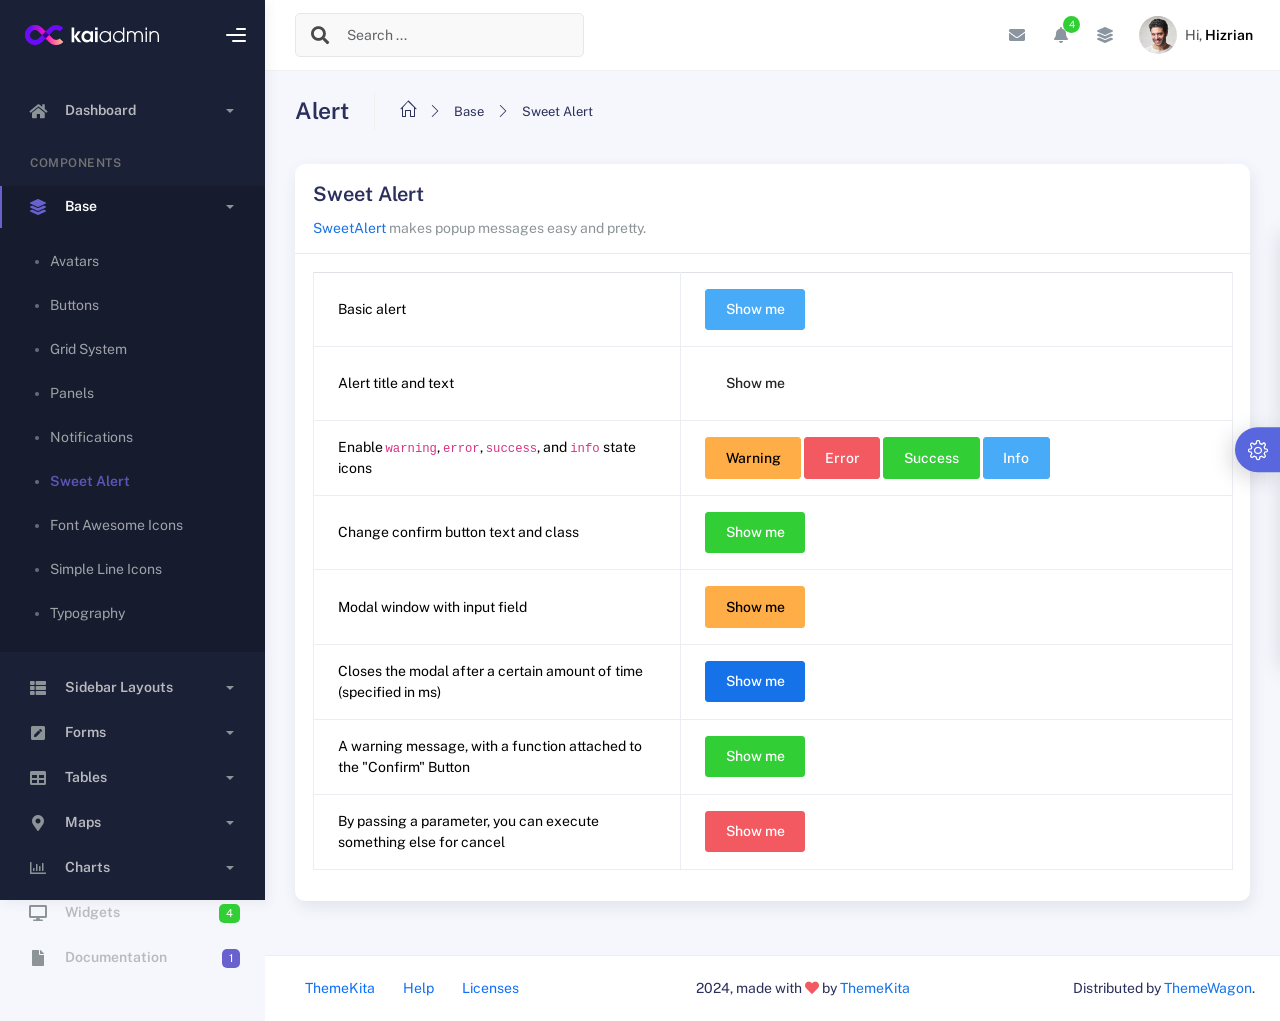
<file: public/template/components/sweetalert.html>
<!DOCTYPE html>
<html lang="en">
  <head>
    <meta http-equiv="X-UA-Compatible" content="IE=edge" />
    <title>Sweet Alert - Kaiadmin Bootstrap 5 Admin Dashboard</title>
    <meta
      content="width=device-width, initial-scale=1.0, shrink-to-fit=no"
      name="viewport"
    />
    <link
      rel="icon"
      href="../assets/img/kaiadmin/favicon.ico"
      type="image/x-icon"
    />

    <!-- Fonts and icons -->
    <script src="../assets/js/plugin/webfont/webfont.min.js"></script>
    <script>
      WebFont.load({
        google: { families: ["Public Sans:300,400,500,600,700"] },
        custom: {
          families: [
            "Font Awesome 5 Solid",
            "Font Awesome 5 Regular",
            "Font Awesome 5 Brands",
            "simple-line-icons",
          ],
          urls: ["../assets/css/fonts.min.css"],
        },
        active: function () {
          sessionStorage.fonts = true;
        },
      });
    </script>

    <!-- CSS Files -->
    <link rel="stylesheet" href="../assets/css/bootstrap.min.css" />
    <link rel="stylesheet" href="../assets/css/plugins.min.css" />
    <link rel="stylesheet" href="../assets/css/kaiadmin.min.css" />

    <!-- CSS Just for demo purpose, don't include it in your project -->
    <link rel="stylesheet" href="../assets/css/demo.css" />
  </head>
  <body>
    <div class="wrapper">
      <!-- Sidebar -->
      <div class="sidebar" data-background-color="dark">
        <div class="sidebar-logo">
          <!-- Logo Header -->
          <div class="logo-header" data-background-color="dark">
            <a href="../index.html" class="logo">
              <img
                src="../assets/img/kaiadmin/logo_light.svg"
                alt="navbar brand"
                class="navbar-brand"
                height="20"
              />
            </a>
            <div class="nav-toggle">
              <button class="btn btn-toggle toggle-sidebar">
                <i class="gg-menu-right"></i>
              </button>
              <button class="btn btn-toggle sidenav-toggler">
                <i class="gg-menu-left"></i>
              </button>
            </div>
            <button class="topbar-toggler more">
              <i class="gg-more-vertical-alt"></i>
            </button>
          </div>
          <!-- End Logo Header -->
        </div>
        <div class="sidebar-wrapper scrollbar scrollbar-inner">
          <div class="sidebar-content">
            <ul class="nav nav-secondary">
              <li class="nav-item">
                <a
                  data-bs-toggle="collapse"
                  href="#dashboard"
                  class="collapsed"
                  aria-expanded="false"
                >
                  <i class="fas fa-home"></i>
                  <p>Dashboard</p>
                  <span class="caret"></span>
                </a>
                <div class="collapse" id="dashboard">
                  <ul class="nav nav-collapse">
                    <li>
                      <a href="../../demo1/index.html">
                        <span class="sub-item">Dashboard 1</span>
                      </a>
                    </li>
                  </ul>
                </div>
              </li>
              <li class="nav-section">
                <span class="sidebar-mini-icon">
                  <i class="fa fa-ellipsis-h"></i>
                </span>
                <h4 class="text-section">Components</h4>
              </li>
              <li class="nav-item active submenu">
                <a data-bs-toggle="collapse" href="#base">
                  <i class="fas fa-layer-group"></i>
                  <p>Base</p>
                  <span class="caret"></span>
                </a>
                <div class="collapse show" id="base">
                  <ul class="nav nav-collapse">
                    <li>
                      <a href="../components/avatars.html">
                        <span class="sub-item">Avatars</span>
                      </a>
                    </li>
                    <li>
                      <a href="../components/buttons.html">
                        <span class="sub-item">Buttons</span>
                      </a>
                    </li>
                    <li>
                      <a href="../components/gridsystem.html">
                        <span class="sub-item">Grid System</span>
                      </a>
                    </li>
                    <li>
                      <a href="../components/panels.html">
                        <span class="sub-item">Panels</span>
                      </a>
                    </li>
                    <li>
                      <a href="../components/notifications.html">
                        <span class="sub-item">Notifications</span>
                      </a>
                    </li>
                    <li class="active">
                      <a href="../components/sweetalert.html">
                        <span class="sub-item">Sweet Alert</span>
                      </a>
                    </li>
                    <li>
                      <a href="../components/font-awesome-icons.html">
                        <span class="sub-item">Font Awesome Icons</span>
                      </a>
                    </li>
                    <li>
                      <a href="../components/simple-line-icons.html">
                        <span class="sub-item">Simple Line Icons</span>
                      </a>
                    </li>
                    <li>
                      <a href="../components/typography.html">
                        <span class="sub-item">Typography</span>
                      </a>
                    </li>
                  </ul>
                </div>
              </li>
              <li class="nav-item">
                <a data-bs-toggle="collapse" href="#sidebarLayouts">
                  <i class="fas fa-th-list"></i>
                  <p>Sidebar Layouts</p>
                  <span class="caret"></span>
                </a>
                <div class="collapse" id="sidebarLayouts">
                  <ul class="nav nav-collapse">
                    <li>
                      <a href="../sidebar-style-2.html">
                        <span class="sub-item">Sidebar Style 2</span>
                      </a>
                    </li>
                    <li>
                      <a href="../icon-menu.html">
                        <span class="sub-item">Icon Menu</span>
                      </a>
                    </li>
                  </ul>
                </div>
              </li>
              <li class="nav-item">
                <a data-bs-toggle="collapse" href="#forms">
                  <i class="fas fa-pen-square"></i>
                  <p>Forms</p>
                  <span class="caret"></span>
                </a>
                <div class="collapse" id="forms">
                  <ul class="nav nav-collapse">
                    <li>
                      <a href="../forms/forms.html">
                        <span class="sub-item">Basic Form</span>
                      </a>
                    </li>
                  </ul>
                </div>
              </li>
              <li class="nav-item">
                <a data-bs-toggle="collapse" href="#tables">
                  <i class="fas fa-table"></i>
                  <p>Tables</p>
                  <span class="caret"></span>
                </a>
                <div class="collapse" id="tables">
                  <ul class="nav nav-collapse">
                    <li>
                      <a href="../tables/tables.html">
                        <span class="sub-item">Basic Table</span>
                      </a>
                    </li>
                    <li>
                      <a href="../tables/datatables.html">
                        <span class="sub-item">Datatables</span>
                      </a>
                    </li>
                  </ul>
                </div>
              </li>
              <li class="nav-item">
                <a data-bs-toggle="collapse" href="#maps">
                  <i class="fas fa-map-marker-alt"></i>
                  <p>Maps</p>
                  <span class="caret"></span>
                </a>
                <div class="collapse" id="maps">
                  <ul class="nav nav-collapse">
                    <li>
                      <a href="../maps/googlemaps.html">
                        <span class="sub-item">Google Maps</span>
                      </a>
                    </li>
                    <li>
                      <a href="../maps/jsvectormap.html">
                        <span class="sub-item">Jsvectormap</span>
                      </a>
                    </li>
                  </ul>
                </div>
              </li>
              <li class="nav-item">
                <a data-bs-toggle="collapse" href="#charts">
                  <i class="far fa-chart-bar"></i>
                  <p>Charts</p>
                  <span class="caret"></span>
                </a>
                <div class="collapse" id="charts">
                  <ul class="nav nav-collapse">
                    <li>
                      <a href="../charts/charts.html">
                        <span class="sub-item">Chart Js</span>
                      </a>
                    </li>
                    <li>
                      <a href="../charts/sparkline.html">
                        <span class="sub-item">Sparkline</span>
                      </a>
                    </li>
                  </ul>
                </div>
              </li>
              <li class="nav-item">
                <a href="../widgets.html">
                  <i class="fas fa-desktop"></i>
                  <p>Widgets</p>
                  <span class="badge badge-success">4</span>
                </a>
              </li>
              <li class="nav-item">
                <a href="../../../documentation/index.html">
                  <i class="fas fa-file"></i>
                  <p>Documentation</p>
                  <span class="badge badge-secondary">1</span>
                </a>
              </li>
              <li class="nav-item">
                <a data-bs-toggle="collapse" href="#submenu">
                  <i class="fas fa-bars"></i>
                  <p>Menu Levels</p>
                  <span class="caret"></span>
                </a>
                <div class="collapse" id="submenu">
                  <ul class="nav nav-collapse">
                    <li>
                      <a data-bs-toggle="collapse" href="#subnav1">
                        <span class="sub-item">Level 1</span>
                        <span class="caret"></span>
                      </a>
                      <div class="collapse" id="subnav1">
                        <ul class="nav nav-collapse subnav">
                          <li>
                            <a href="#">
                              <span class="sub-item">Level 2</span>
                            </a>
                          </li>
                          <li>
                            <a href="#">
                              <span class="sub-item">Level 2</span>
                            </a>
                          </li>
                        </ul>
                      </div>
                    </li>
                    <li>
                      <a data-bs-toggle="collapse" href="#subnav2">
                        <span class="sub-item">Level 1</span>
                        <span class="caret"></span>
                      </a>
                      <div class="collapse" id="subnav2">
                        <ul class="nav nav-collapse subnav">
                          <li>
                            <a href="#">
                              <span class="sub-item">Level 2</span>
                            </a>
                          </li>
                        </ul>
                      </div>
                    </li>
                    <li>
                      <a href="#">
                        <span class="sub-item">Level 1</span>
                      </a>
                    </li>
                  </ul>
                </div>
              </li>
            </ul>
          </div>
        </div>
      </div>
      <!-- End Sidebar -->

      <div class="main-panel">
        <div class="main-header">
          <div class="main-header-logo">
            <!-- Logo Header -->
            <div class="logo-header" data-background-color="dark">
              <a href="../index.html" class="logo">
                <img
                  src="../assets/img/kaiadmin/logo_light.svg"
                  alt="navbar brand"
                  class="navbar-brand"
                  height="20"
                />
              </a>
              <div class="nav-toggle">
                <button class="btn btn-toggle toggle-sidebar">
                  <i class="gg-menu-right"></i>
                </button>
                <button class="btn btn-toggle sidenav-toggler">
                  <i class="gg-menu-left"></i>
                </button>
              </div>
              <button class="topbar-toggler more">
                <i class="gg-more-vertical-alt"></i>
              </button>
            </div>
            <!-- End Logo Header -->
          </div>
          <!-- Navbar Header -->
          <nav
            class="navbar navbar-header navbar-header-transparent navbar-expand-lg border-bottom"
          >
            <div class="container-fluid">
              <nav
                class="navbar navbar-header-left navbar-expand-lg navbar-form nav-search p-0 d-none d-lg-flex"
              >
                <div class="input-group">
                  <div class="input-group-prepend">
                    <button type="submit" class="btn btn-search pe-1">
                      <i class="fa fa-search search-icon"></i>
                    </button>
                  </div>
                  <input
                    type="text"
                    placeholder="Search ..."
                    class="form-control"
                  />
                </div>
              </nav>

              <ul class="navbar-nav topbar-nav ms-md-auto align-items-center">
                <li
                  class="nav-item topbar-icon dropdown hidden-caret d-flex d-lg-none"
                >
                  <a
                    class="nav-link dropdown-toggle"
                    data-bs-toggle="dropdown"
                    href="#"
                    role="button"
                    aria-expanded="false"
                    aria-haspopup="true"
                  >
                    <i class="fa fa-search"></i>
                  </a>
                  <ul class="dropdown-menu dropdown-search animated fadeIn">
                    <form class="navbar-left navbar-form nav-search">
                      <div class="input-group">
                        <input
                          type="text"
                          placeholder="Search ..."
                          class="form-control"
                        />
                      </div>
                    </form>
                  </ul>
                </li>
                <li class="nav-item topbar-icon dropdown hidden-caret">
                  <a
                    class="nav-link dropdown-toggle"
                    href="#"
                    id="messageDropdown"
                    role="button"
                    data-bs-toggle="dropdown"
                    aria-haspopup="true"
                    aria-expanded="false"
                  >
                    <i class="fa fa-envelope"></i>
                  </a>
                  <ul
                    class="dropdown-menu messages-notif-box animated fadeIn"
                    aria-labelledby="messageDropdown"
                  >
                    <li>
                      <div
                        class="dropdown-title d-flex justify-content-between align-items-center"
                      >
                        Messages
                        <a href="#" class="small">Mark all as read</a>
                      </div>
                    </li>
                    <li>
                      <div class="message-notif-scroll scrollbar-outer">
                        <div class="notif-center">
                          <a href="#">
                            <div class="notif-img">
                              <img
                                src="../assets/img/jm_denis.jpg"
                                alt="Img Profile"
                              />
                            </div>
                            <div class="notif-content">
                              <span class="subject">Jimmy Denis</span>
                              <span class="block"> How are you ? </span>
                              <span class="time">5 minutes ago</span>
                            </div>
                          </a>
                          <a href="#">
                            <div class="notif-img">
                              <img
                                src="../assets/img/chadengle.jpg"
                                alt="Img Profile"
                              />
                            </div>
                            <div class="notif-content">
                              <span class="subject">Chad</span>
                              <span class="block"> Ok, Thanks ! </span>
                              <span class="time">12 minutes ago</span>
                            </div>
                          </a>
                          <a href="#">
                            <div class="notif-img">
                              <img
                                src="../assets/img/mlane.jpg"
                                alt="Img Profile"
                              />
                            </div>
                            <div class="notif-content">
                              <span class="subject">Jhon Doe</span>
                              <span class="block">
                                Ready for the meeting today...
                              </span>
                              <span class="time">12 minutes ago</span>
                            </div>
                          </a>
                          <a href="#">
                            <div class="notif-img">
                              <img
                                src="../assets/img/talha.jpg"
                                alt="Img Profile"
                              />
                            </div>
                            <div class="notif-content">
                              <span class="subject">Talha</span>
                              <span class="block"> Hi, Apa Kabar ? </span>
                              <span class="time">17 minutes ago</span>
                            </div>
                          </a>
                        </div>
                      </div>
                    </li>
                    <li>
                      <a class="see-all" href="javascript:void(0);"
                        >See all messages<i class="fa fa-angle-right"></i>
                      </a>
                    </li>
                  </ul>
                </li>
                <li class="nav-item topbar-icon dropdown hidden-caret">
                  <a
                    class="nav-link dropdown-toggle"
                    href="#"
                    id="notifDropdown"
                    role="button"
                    data-bs-toggle="dropdown"
                    aria-haspopup="true"
                    aria-expanded="false"
                  >
                    <i class="fa fa-bell"></i>
                    <span class="notification">4</span>
                  </a>
                  <ul
                    class="dropdown-menu notif-box animated fadeIn"
                    aria-labelledby="notifDropdown"
                  >
                    <li>
                      <div class="dropdown-title">
                        You have 4 new notification
                      </div>
                    </li>
                    <li>
                      <div class="notif-scroll scrollbar-outer">
                        <div class="notif-center">
                          <a href="#">
                            <div class="notif-icon notif-primary">
                              <i class="fa fa-user-plus"></i>
                            </div>
                            <div class="notif-content">
                              <span class="block"> New user registered </span>
                              <span class="time">5 minutes ago</span>
                            </div>
                          </a>
                          <a href="#">
                            <div class="notif-icon notif-success">
                              <i class="fa fa-comment"></i>
                            </div>
                            <div class="notif-content">
                              <span class="block">
                                Rahmad commented on Admin
                              </span>
                              <span class="time">12 minutes ago</span>
                            </div>
                          </a>
                          <a href="#">
                            <div class="notif-img">
                              <img
                                src="../assets/img/profile2.jpg"
                                alt="Img Profile"
                              />
                            </div>
                            <div class="notif-content">
                              <span class="block">
                                Reza send messages to you
                              </span>
                              <span class="time">12 minutes ago</span>
                            </div>
                          </a>
                          <a href="#">
                            <div class="notif-icon notif-danger">
                              <i class="fa fa-heart"></i>
                            </div>
                            <div class="notif-content">
                              <span class="block"> Farrah liked Admin </span>
                              <span class="time">17 minutes ago</span>
                            </div>
                          </a>
                        </div>
                      </div>
                    </li>
                    <li>
                      <a class="see-all" href="javascript:void(0);"
                        >See all notifications<i class="fa fa-angle-right"></i>
                      </a>
                    </li>
                  </ul>
                </li>
                <li class="nav-item topbar-icon dropdown hidden-caret">
                  <a
                    class="nav-link"
                    data-bs-toggle="dropdown"
                    href="#"
                    aria-expanded="false"
                  >
                    <i class="fas fa-layer-group"></i>
                  </a>
                  <div class="dropdown-menu quick-actions animated fadeIn">
                    <div class="quick-actions-header">
                      <span class="title mb-1">Quick Actions</span>
                      <span class="subtitle op-7">Shortcuts</span>
                    </div>
                    <div class="quick-actions-scroll scrollbar-outer">
                      <div class="quick-actions-items">
                        <div class="row m-0">
                          <a class="col-6 col-md-4 p-0" href="#">
                            <div class="quick-actions-item">
                              <div class="avatar-item bg-danger rounded-circle">
                                <i class="far fa-calendar-alt"></i>
                              </div>
                              <span class="text">Calendar</span>
                            </div>
                          </a>
                          <a class="col-6 col-md-4 p-0" href="#">
                            <div class="quick-actions-item">
                              <div
                                class="avatar-item bg-warning rounded-circle"
                              >
                                <i class="fas fa-map"></i>
                              </div>
                              <span class="text">Maps</span>
                            </div>
                          </a>
                          <a class="col-6 col-md-4 p-0" href="#">
                            <div class="quick-actions-item">
                              <div class="avatar-item bg-info rounded-circle">
                                <i class="fas fa-file-excel"></i>
                              </div>
                              <span class="text">Reports</span>
                            </div>
                          </a>
                          <a class="col-6 col-md-4 p-0" href="#">
                            <div class="quick-actions-item">
                              <div
                                class="avatar-item bg-success rounded-circle"
                              >
                                <i class="fas fa-envelope"></i>
                              </div>
                              <span class="text">Emails</span>
                            </div>
                          </a>
                          <a class="col-6 col-md-4 p-0" href="#">
                            <div class="quick-actions-item">
                              <div
                                class="avatar-item bg-primary rounded-circle"
                              >
                                <i class="fas fa-file-invoice-dollar"></i>
                              </div>
                              <span class="text">Invoice</span>
                            </div>
                          </a>
                          <a class="col-6 col-md-4 p-0" href="#">
                            <div class="quick-actions-item">
                              <div
                                class="avatar-item bg-secondary rounded-circle"
                              >
                                <i class="fas fa-credit-card"></i>
                              </div>
                              <span class="text">Payments</span>
                            </div>
                          </a>
                        </div>
                      </div>
                    </div>
                  </div>
                </li>

                <li class="nav-item topbar-user dropdown hidden-caret">
                  <a
                    class="dropdown-toggle profile-pic"
                    data-bs-toggle="dropdown"
                    href="#"
                    aria-expanded="false"
                  >
                    <div class="avatar-sm">
                      <img
                        src="../assets/img/profile.jpg"
                        alt="..."
                        class="avatar-img rounded-circle"
                      />
                    </div>
                    <span class="profile-username">
                      <span class="op-7">Hi,</span>
                      <span class="fw-bold">Hizrian</span>
                    </span>
                  </a>
                  <ul class="dropdown-menu dropdown-user animated fadeIn">
                    <div class="dropdown-user-scroll scrollbar-outer">
                      <li>
                        <div class="user-box">
                          <div class="avatar-lg">
                            <img
                              src="../assets/img/profile.jpg"
                              alt="image profile"
                              class="avatar-img rounded"
                            />
                          </div>
                          <div class="u-text">
                            <h4>Hizrian</h4>
                            <p class="text-muted">hello@example.com</p>
                            <a
                              href="profile.html"
                              class="btn btn-xs btn-secondary btn-sm"
                              >View Profile</a
                            >
                          </div>
                        </div>
                      </li>
                      <li>
                        <div class="dropdown-divider"></div>
                        <a class="dropdown-item" href="#">My Profile</a>
                        <a class="dropdown-item" href="#">My Balance</a>
                        <a class="dropdown-item" href="#">Inbox</a>
                        <div class="dropdown-divider"></div>
                        <a class="dropdown-item" href="#">Account Setting</a>
                        <div class="dropdown-divider"></div>
                        <a class="dropdown-item" href="#">Logout</a>
                      </li>
                    </div>
                  </ul>
                </li>
              </ul>
            </div>
          </nav>
          <!-- End Navbar -->
        </div>

        <div class="container">
          <div class="page-inner">
            <div class="page-header">
              <h3 class="fw-bold mb-3">Alert</h3>
              <ul class="breadcrumbs mb-3">
                <li class="nav-home">
                  <a href="#">
                    <i class="icon-home"></i>
                  </a>
                </li>
                <li class="separator">
                  <i class="icon-arrow-right"></i>
                </li>
                <li class="nav-item">
                  <a href="#">Base</a>
                </li>
                <li class="separator">
                  <i class="icon-arrow-right"></i>
                </li>
                <li class="nav-item">
                  <a href="#">Sweet Alert</a>
                </li>
              </ul>
            </div>
            <div class="row">
              <div class="col-md-12">
                <div class="card">
                  <div class="card-header">
                    <div class="card-title">Sweet Alert</div>
                    <div class="card-category">
                      <a href="https://sweetalert.js.org/">SweetAlert</a> makes
                      popup messages easy and pretty.
                    </div>
                  </div>
                  <div class="card-body">
                    <table class="table table-bordered">
                      <tbody>
                        <tr>
                          <td style="width: 40%; vertical-align: middle">
                            Basic alert
                          </td>
                          <td>
                            <button
                              type="button"
                              class="btn btn-info"
                              id="alert_demo_1"
                            >
                              Show me
                            </button>
                          </td>
                        </tr>
                        <tr>
                          <td style="width: 40%; vertical-align: middle">
                            Alert title and text
                          </td>
                          <td>
                            <button
                              type="button"
                              class="btn btn-focus"
                              id="alert_demo_2"
                            >
                              Show me
                            </button>
                          </td>
                        </tr>
                        <tr>
                          <td style="width: 40%; vertical-align: middle">
                            Enable <code>warning</code>, <code>error</code>,
                            <code>success</code>, and <code>info</code> state
                            icons
                          </td>
                          <td>
                            <button
                              type="button"
                              class="btn btn-warning"
                              id="alert_demo_3_1"
                            >
                              Warning
                            </button>
                            <button
                              type="button"
                              class="btn btn-danger"
                              id="alert_demo_3_2"
                            >
                              Error
                            </button>
                            <button
                              type="button"
                              class="btn btn-success"
                              id="alert_demo_3_3"
                            >
                              Success
                            </button>
                            <button
                              type="button"
                              class="btn btn-info"
                              id="alert_demo_3_4"
                            >
                              Info
                            </button>
                          </td>
                        </tr>
                        <tr>
                          <td style="width: 40%; vertical-align: middle">
                            Change confirm button text and class
                          </td>
                          <td>
                            <button
                              type="button"
                              class="btn btn-success"
                              id="alert_demo_4"
                            >
                              Show me
                            </button>
                          </td>
                        </tr>
                        <tr>
                          <td style="width: 40%; vertical-align: middle">
                            Modal window with input field
                          </td>
                          <td>
                            <button
                              type="button"
                              class="btn btn-warning"
                              id="alert_demo_5"
                            >
                              Show me
                            </button>
                          </td>
                        </tr>
                        <tr>
                          <td style="width: 40%; vertical-align: middle">
                            Closes the modal after a certain amount of time
                            (specified in ms)
                          </td>
                          <td>
                            <button
                              type="button"
                              class="btn btn-primary"
                              id="alert_demo_6"
                            >
                              Show me
                            </button>
                          </td>
                        </tr>
                        <tr>
                          <td style="width: 40%; vertical-align: middle">
                            A warning message, with a function attached to the
                            "Confirm" Button
                          </td>
                          <td>
                            <button
                              type="button"
                              class="btn btn-success"
                              id="alert_demo_7"
                            >
                              Show me
                            </button>
                          </td>
                        </tr>
                        <tr>
                          <td style="width: 40%; vertical-align: middle">
                            By passing a parameter, you can execute something
                            else for cancel
                          </td>
                          <td>
                            <button
                              type="button"
                              class="btn btn-danger"
                              id="alert_demo_8"
                            >
                              Show me
                            </button>
                          </td>
                        </tr>
                      </tbody>
                    </table>
                  </div>
                </div>
              </div>
            </div>
          </div>
        </div>

        <footer class="footer">
          <div class="container-fluid d-flex justify-content-between">
            <nav class="pull-left">
              <ul class="nav">
                <li class="nav-item">
                  <a class="nav-link" href="http://www.themekita.com">
                    ThemeKita
                  </a>
                </li>
                <li class="nav-item">
                  <a class="nav-link" href="#"> Help </a>
                </li>
                <li class="nav-item">
                  <a class="nav-link" href="#"> Licenses </a>
                </li>
              </ul>
            </nav>
            <div class="copyright">
              2024, made with <i class="fa fa-heart heart text-danger"></i> by
              <a href="http://www.themekita.com">ThemeKita</a>
            </div>
            <div>
              Distributed by
              <a target="_blank" href="https://themewagon.com/">ThemeWagon</a>.
            </div>
          </div>
        </footer>
      </div>

      <!-- Custom template | don't include it in your project! -->
      <div class="custom-template">
        <div class="title">Settings</div>
        <div class="custom-content">
          <div class="switcher">
            <div class="switch-block">
              <h4>Logo Header</h4>
              <div class="btnSwitch">
                <button
                  type="button"
                  class="selected changeLogoHeaderColor"
                  data-color="dark"
                ></button>
                <button
                  type="button"
                  class="selected changeLogoHeaderColor"
                  data-color="blue"
                ></button>
                <button
                  type="button"
                  class="changeLogoHeaderColor"
                  data-color="purple"
                ></button>
                <button
                  type="button"
                  class="changeLogoHeaderColor"
                  data-color="light-blue"
                ></button>
                <button
                  type="button"
                  class="changeLogoHeaderColor"
                  data-color="green"
                ></button>
                <button
                  type="button"
                  class="changeLogoHeaderColor"
                  data-color="orange"
                ></button>
                <button
                  type="button"
                  class="changeLogoHeaderColor"
                  data-color="red"
                ></button>
                <button
                  type="button"
                  class="changeLogoHeaderColor"
                  data-color="white"
                ></button>
                <br />
                <button
                  type="button"
                  class="changeLogoHeaderColor"
                  data-color="dark2"
                ></button>
                <button
                  type="button"
                  class="changeLogoHeaderColor"
                  data-color="blue2"
                ></button>
                <button
                  type="button"
                  class="changeLogoHeaderColor"
                  data-color="purple2"
                ></button>
                <button
                  type="button"
                  class="changeLogoHeaderColor"
                  data-color="light-blue2"
                ></button>
                <button
                  type="button"
                  class="changeLogoHeaderColor"
                  data-color="green2"
                ></button>
                <button
                  type="button"
                  class="changeLogoHeaderColor"
                  data-color="orange2"
                ></button>
                <button
                  type="button"
                  class="changeLogoHeaderColor"
                  data-color="red2"
                ></button>
              </div>
            </div>
            <div class="switch-block">
              <h4>Navbar Header</h4>
              <div class="btnSwitch">
                <button
                  type="button"
                  class="changeTopBarColor"
                  data-color="dark"
                ></button>
                <button
                  type="button"
                  class="changeTopBarColor"
                  data-color="blue"
                ></button>
                <button
                  type="button"
                  class="changeTopBarColor"
                  data-color="purple"
                ></button>
                <button
                  type="button"
                  class="changeTopBarColor"
                  data-color="light-blue"
                ></button>
                <button
                  type="button"
                  class="changeTopBarColor"
                  data-color="green"
                ></button>
                <button
                  type="button"
                  class="changeTopBarColor"
                  data-color="orange"
                ></button>
                <button
                  type="button"
                  class="changeTopBarColor"
                  data-color="red"
                ></button>
                <button
                  type="button"
                  class="changeTopBarColor"
                  data-color="white"
                ></button>
                <br />
                <button
                  type="button"
                  class="changeTopBarColor"
                  data-color="dark2"
                ></button>
                <button
                  type="button"
                  class="selected changeTopBarColor"
                  data-color="blue2"
                ></button>
                <button
                  type="button"
                  class="changeTopBarColor"
                  data-color="purple2"
                ></button>
                <button
                  type="button"
                  class="changeTopBarColor"
                  data-color="light-blue2"
                ></button>
                <button
                  type="button"
                  class="changeTopBarColor"
                  data-color="green2"
                ></button>
                <button
                  type="button"
                  class="changeTopBarColor"
                  data-color="orange2"
                ></button>
                <button
                  type="button"
                  class="changeTopBarColor"
                  data-color="red2"
                ></button>
              </div>
            </div>
            <div class="switch-block">
              <h4>Sidebar</h4>
              <div class="btnSwitch">
                <button
                  type="button"
                  class="selected changeSideBarColor"
                  data-color="white"
                ></button>
                <button
                  type="button"
                  class="changeSideBarColor"
                  data-color="dark"
                ></button>
                <button
                  type="button"
                  class="changeSideBarColor"
                  data-color="dark2"
                ></button>
              </div>
            </div>
          </div>
        </div>
        <div class="custom-toggle">
          <i class="icon-settings"></i>
        </div>
      </div>
      <!-- End Custom template -->
    </div>
    <!--   Core JS Files   -->
    <script src="../assets/js/core/jquery-3.7.1.min.js"></script>
    <script src="../assets/js/core/popper.min.js"></script>
    <script src="../assets/js/core/bootstrap.min.js"></script>
    <!-- Sweet Alert -->
    <script src="../assets/js/plugin/sweetalert/sweetalert.min.js"></script>
    <!-- jQuery Scrollbar -->
    <script src="../assets/js/plugin/jquery-scrollbar/jquery.scrollbar.min.js"></script>
    <!-- Kaiadmin JS -->
    <script src="../assets/js/kaiadmin.min.js"></script>
    <!-- Kaiadmin DEMO methods, don't include it in your project! -->
    <script src="../assets/js/setting-demo2.js"></script>
    <script>
      //== Class definition
      var SweetAlert2Demo = (function () {
        //== Demos
        var initDemos = function () {
          //== Sweetalert Demo 1
          $("#alert_demo_1").click(function (e) {
            swal("Good job!", {
              buttons: {
                confirm: {
                  className: "btn btn-success",
                },
              },
            });
          });

          //== Sweetalert Demo 2
          $("#alert_demo_2").click(function (e) {
            swal("Here's the title!", "...and here's the text!", {
              buttons: {
                confirm: {
                  className: "btn btn-success",
                },
              },
            });
          });

          //== Sweetalert Demo 3
          $("#alert_demo_3_1").click(function (e) {
            swal("Good job!", "You clicked the button!", {
              icon: "warning",
              buttons: {
                confirm: {
                  className: "btn btn-warning",
                },
              },
            });
          });

          $("#alert_demo_3_2").click(function (e) {
            swal("Good job!", "You clicked the button!", {
              icon: "error",
              buttons: {
                confirm: {
                  className: "btn btn-danger",
                },
              },
            });
          });

          $("#alert_demo_3_3").click(function (e) {
            swal("Good job!", "You clicked the button!", {
              icon: "success",
              buttons: {
                confirm: {
                  className: "btn btn-success",
                },
              },
            });
          });

          $("#alert_demo_3_4").click(function (e) {
            swal("Good job!", "You clicked the button!", {
              icon: "info",
              buttons: {
                confirm: {
                  className: "btn btn-info",
                },
              },
            });
          });

          //== Sweetalert Demo 4
          $("#alert_demo_4").click(function (e) {
            swal({
              title: "Good job!",
              text: "You clicked the button!",
              icon: "success",
              buttons: {
                confirm: {
                  text: "Confirm Me",
                  value: true,
                  visible: true,
                  className: "btn btn-success",
                  closeModal: true,
                },
              },
            });
          });

          $("#alert_demo_5").click(function (e) {
            swal({
              title: "Input Something",
              html: '<br><input class="form-control" placeholder="Input Something" id="input-field">',
              content: {
                element: "input",
                attributes: {
                  placeholder: "Input Something",
                  type: "text",
                  id: "input-field",
                  className: "form-control",
                },
              },
              buttons: {
                cancel: {
                  visible: true,
                  className: "btn btn-danger",
                },
                confirm: {
                  className: "btn btn-success",
                },
              },
            }).then(function () {
              swal("", "You entered : " + $("#input-field").val(), "success");
            });
          });

          $("#alert_demo_6").click(function (e) {
            swal("This modal will disappear soon!", {
              buttons: false,
              timer: 3000,
            });
          });

          $("#alert_demo_7").click(function (e) {
            swal({
              title: "Are you sure?",
              text: "You won't be able to revert this!",
              type: "warning",
              buttons: {
                confirm: {
                  text: "Yes, delete it!",
                  className: "btn btn-success",
                },
                cancel: {
                  visible: true,
                  className: "btn btn-danger",
                },
              },
            }).then((Delete) => {
              if (Delete) {
                swal({
                  title: "Deleted!",
                  text: "Your file has been deleted.",
                  type: "success",
                  buttons: {
                    confirm: {
                      className: "btn btn-success",
                    },
                  },
                });
              } else {
                swal.close();
              }
            });
          });

          $("#alert_demo_8").click(function (e) {
            swal({
              title: "Are you sure?",
              text: "You won't be able to revert this!",
              type: "warning",
              buttons: {
                cancel: {
                  visible: true,
                  text: "No, cancel!",
                  className: "btn btn-danger",
                },
                confirm: {
                  text: "Yes, delete it!",
                  className: "btn btn-success",
                },
              },
            }).then((willDelete) => {
              if (willDelete) {
                swal("Poof! Your imaginary file has been deleted!", {
                  icon: "success",
                  buttons: {
                    confirm: {
                      className: "btn btn-success",
                    },
                  },
                });
              } else {
                swal("Your imaginary file is safe!", {
                  buttons: {
                    confirm: {
                      className: "btn btn-success",
                    },
                  },
                });
              }
            });
          });
        };

        return {
          //== Init
          init: function () {
            initDemos();
          },
        };
      })();

      //== Class Initialization
      jQuery(document).ready(function () {
        SweetAlert2Demo.init();
      });
    </script>
  </body>
</html>
</file>
<file: public/template/assets/css/demo.css>
.gg-check {
  box-sizing: border-box;
  position: relative;
  display: block;
  transform: scale(var(--ggs, 1));
  width: 22px;
  height: 22px;
  border: 2px solid transparent;
  border-radius: 100px; }
  .gg-check::after {
    content: "";
    display: block;
    box-sizing: border-box;
    position: absolute;
    left: 3px;
    top: -1px;
    width: 6px;
    height: 10px;
    border-width: 0 2px 2px 0;
    border-style: solid;
    transform-origin: bottom left;
    transform: rotate(45deg); }

.custom-template {
  position: fixed;
  top: 50%;
  transform: translateY(-50%);
  right: -325px;
  width: 325px;
  height: max-content;
  display: block;
  z-index: 1;
  background: #ffffff;
  transition: all .3s;
  z-index: 1003;
  box-shadow: -1px 1px 20px rgba(69, 65, 78, 0.15);
  border-top-left-radius: 5px;
  border-bottom-left-radius: 5px;
  transition: all .5s; }
  .custom-template.open {
    right: 0px; }
  .custom-template .custom-toggle {
    position: absolute;
    width: 45px;
    height: 45px;
    background: #5867dd;
    top: 50%;
    left: -45px;
    transform: translateY(-50%);
    display: flex;
    align-items: center;
    justify-content: center;
    text-align: center;
    border-top-left-radius: 30px;
    border-bottom-left-radius: 30px;
    /*border-right: 1px solid #177dff;*/
    cursor: pointer;
    color: #ffffff;
    box-shadow: -5px 5px 20px rgba(69, 65, 78, 0.21); }
    .custom-template .custom-toggle i {
      font-size: 20px;
      animation: 1.3s spin linear infinite; }
  .custom-template .title {
    padding: 15px;
    text-align: left;
    font-size: 16px;
    font-weight: 600;
    color: #ffffff;
    border-top-left-radius: 5px;
    border-bottom: 1px solid #ebedf2;
    background: #5867dd; }
  .custom-template .custom-content {
    padding: 20px 15px;
    max-height: calc(100vh - 90px);
    overflow: auto; }
  .custom-template .switcher {
    padding: 5px 0; }
  .custom-template .switch-block h4 {
    font-size: 13px;
    font-weight: 600;
    color: #444;
    line-height: 1.3;
    margin-bottom: 0;
    text-transform: uppercase; }
  .custom-template .btnSwitch {
    margin-top: 20px;
    margin-bottom: 25px; }
    .custom-template .btnSwitch button {
      border: 0px;
      height: 22px;
      width: 22px;
      outline: 0;
      margin-right: 6px;
      margin-bottom: 6px;
      cursor: pointer;
      padding: 0;
      border-radius: 50%;
      border: 2px solid #ededed;
      position: relative;
      transition: all .2s; }
      .custom-template .btnSwitch button:hover {
        border-color: #0bf; }
      .custom-template .btnSwitch button.selected {
        border-color: #0bf;
        display: inline-flex;
        align-items: center; }
      .custom-template .btnSwitch button:not([data-color="white"], [data-color="bg1"], [data-color="bg2"], [data-color="bg3"]) .gg-check:after {
        border-color: #fff; }
  .custom-template .img-pick {
    padding: 4px;
    min-height: 100px;
    border-radius: 5px;
    cursor: pointer; }
    .custom-template .img-pick img {
      height: 100%;
      height: 100px;
      width: 100%;
      border-radius: 5px;
      border: 2px solid transparent; }
    .custom-template .img-pick:hover img, .custom-template .img-pick.active img {
      border-color: #177dff; }

.demo .btn, .demo .progress {
  margin-bottom: 15px !important; }
.demo .form-check-label, .demo .form-radio-label, .demo .toggle, .demo .btn-group {
  margin-right: 15px; }
.demo #slider {
  margin-bottom: 15px; }

.table-typo tbody > tr > td {
  border-color: #fafafa; }
  .table-typo tbody > tr > td:first-child {
    min-width: 200px;
    vertical-align: bottom; }
    .table-typo tbody > tr > td:first-child p {
      font-size: 14px;
      color: #333; }

.demo-icon {
  display: flex;
  flex-direction: row;
  align-items: center;
  margin-bottom: 20px;
  padding: 10px;
  transition: all .2s; }
  .demo-icon:hover {
    background-color: #f4f5f8;
    border-radius: 3px; }
  .demo-icon .icon-preview {
    font-size: 1.8rem;
    margin-right: 10px;
    line-height: 1;
    color: #333439; }

body[data-background-color="dark"] .demo-icon .icon-preview {
  color: #969696; }

.demo-icon .icon-class {
  font-weight: 300;
  font-size: 13px;
  color: #777; }

body[data-background-color="dark"] .demo-icon .icon-class {
  color: #a9a8a8; }

.form-show-notify .form-control {
  margin-bottom: 15px; }
.form-show-notify label {
  padding-top: 0.65rem; }

.map-demo {
  height: 300px; }

#instructions li {
  padding: 5px 0; }

.row-demo-grid {
  margin-bottom: 15px; }
  .row-demo-grid [class^="col"] {
    text-align: center; }
    .row-demo-grid [class^="col"] .card-body {
      background: #ddd; }

.btnSwitch button[data-color="white"] {
  background-color: #fff; }
.btnSwitch button[data-color="grey"] {
  background-color: #f1f1f1; }
.btnSwitch button[data-color="black"] {
  background-color: #191919; }
.btnSwitch button[data-color="dark"] {
  background-color: #1a2035; }
.btnSwitch button[data-color="blue"] {
  background-color: #1572E8; }
.btnSwitch button[data-color="purple"] {
  background-color: #6861CE; }
.btnSwitch button[data-color="light-blue"] {
  background-color: #48ABF7; }
.btnSwitch button[data-color="green"] {
  background-color: #31CE36; }
.btnSwitch button[data-color="orange"] {
  background-color: #FFAD46; }
.btnSwitch button[data-color="red"] {
  background-color: #F25961; }
.btnSwitch button[data-color="dark2"] {
  background-color: #1f283e; }
.btnSwitch button[data-color="blue2"] {
  background-color: #1269DB; }
.btnSwitch button[data-color="purple2"] {
  background-color: #5C55BF; }
.btnSwitch button[data-color="light-blue2"] {
  background-color: #3697E1; }
.btnSwitch button[data-color="green2"] {
  background-color: #2BB930; }
.btnSwitch button[data-color="orange2"] {
  background-color: #FF9E27; }
.btnSwitch button[data-color="red2"] {
  background-color: #EA4d56; }
.btnSwitch button[data-color="bg1"] {
  background-color: #fafafa; }
.btnSwitch button[data-color="bg2"] {
  background-color: #fff; }
.btnSwitch button[data-color="bg3"] {
  background-color: #f1f1f1; }

#modalShowcase .btn-close {
  background: #ff0000;
  opacity: 0.7;
  display: flex; }
  #modalShowcase .btn-close svg {
    fill: #fff;
    width: 16px;
    height: 16px; }
#modalShowcase .preview-showcase {
  background: #F1F1F4;
  border-radius: 8px;
  padding: 24px 32px;
  padding-bottom: 0;
  padding-right: 0;
  overflow: hidden;
  transition: all .3s ease; }
  #modalShowcase .preview-showcase:hover {
    transform: translateY(-2.5%);
    background: #e9f6f9; }
#modalShowcase .preview-title {
  color: #071437;
  font-weight: 700;
  font-size: 16px;
  margin-bottom: 22.750px; }
#modalShowcase .preview-img {
  width: 100% !important;
  height: auto;
  object-fit: cover;
  transition: all .3s ease; }

#checkOutMoreDemos {
  display: flex;
  position: fixed;
  bottom: 12px;
  right: 12px;
  background: #fff;
  color: #252F4A;
  font-weight: 600;
  flex-direction: column;
  align-items: center;
  justify-content: center;
  width: 66px;
  height: 70px;
  font-size: 12px;
  box-shadow: -5px 5px 20px rgba(69, 65, 78, 0.21); }
  #checkOutMoreDemos i {
    width: 23px;
    height: 23px;
    font-size: 16px;
    margin-bottom: 0.5rem !important;
    padding-top: 0.25rem !important; }
  #checkOutMoreDemos:hover {
    background: #1e2129;
    color: #fff;
    opacity: 1;
    transition: color .2s ease; }

@media screen and (max-width: 1200px) {
  #modalShowcase .modal-dialog {
    padding: 3rem !important; } }
@media screen and (max-width: 550px) {
  .table-typo tr td {
    display: flex;
    align-items: center;
    word-break: break-word; }
    .table-typo tr td:first-child p {
      margin-bottom: 0px; }

  #modalShowcase .modal-dialog {
    padding: 32px !important; }
  #modalShowcase h3 {
    font-size: 16px; }
  #modalShowcase .preview-showcase {
    padding: 24px;
    padding-right: 0;
    padding-bottom: 0; } }
@media screen and (max-width: 576px) {
  .custom-template .custom-content {
    overflow: auto; }

  .form-show-notify > .text-right, .form-show-validation > .text-right {
    text-align: left !important; } }
@media screen and (max-width: 400px) {
  .custom-template {
    width: 85% !important;
    right: -85%; } }

/*# sourceMappingURL=demo.css.map */
</file>
